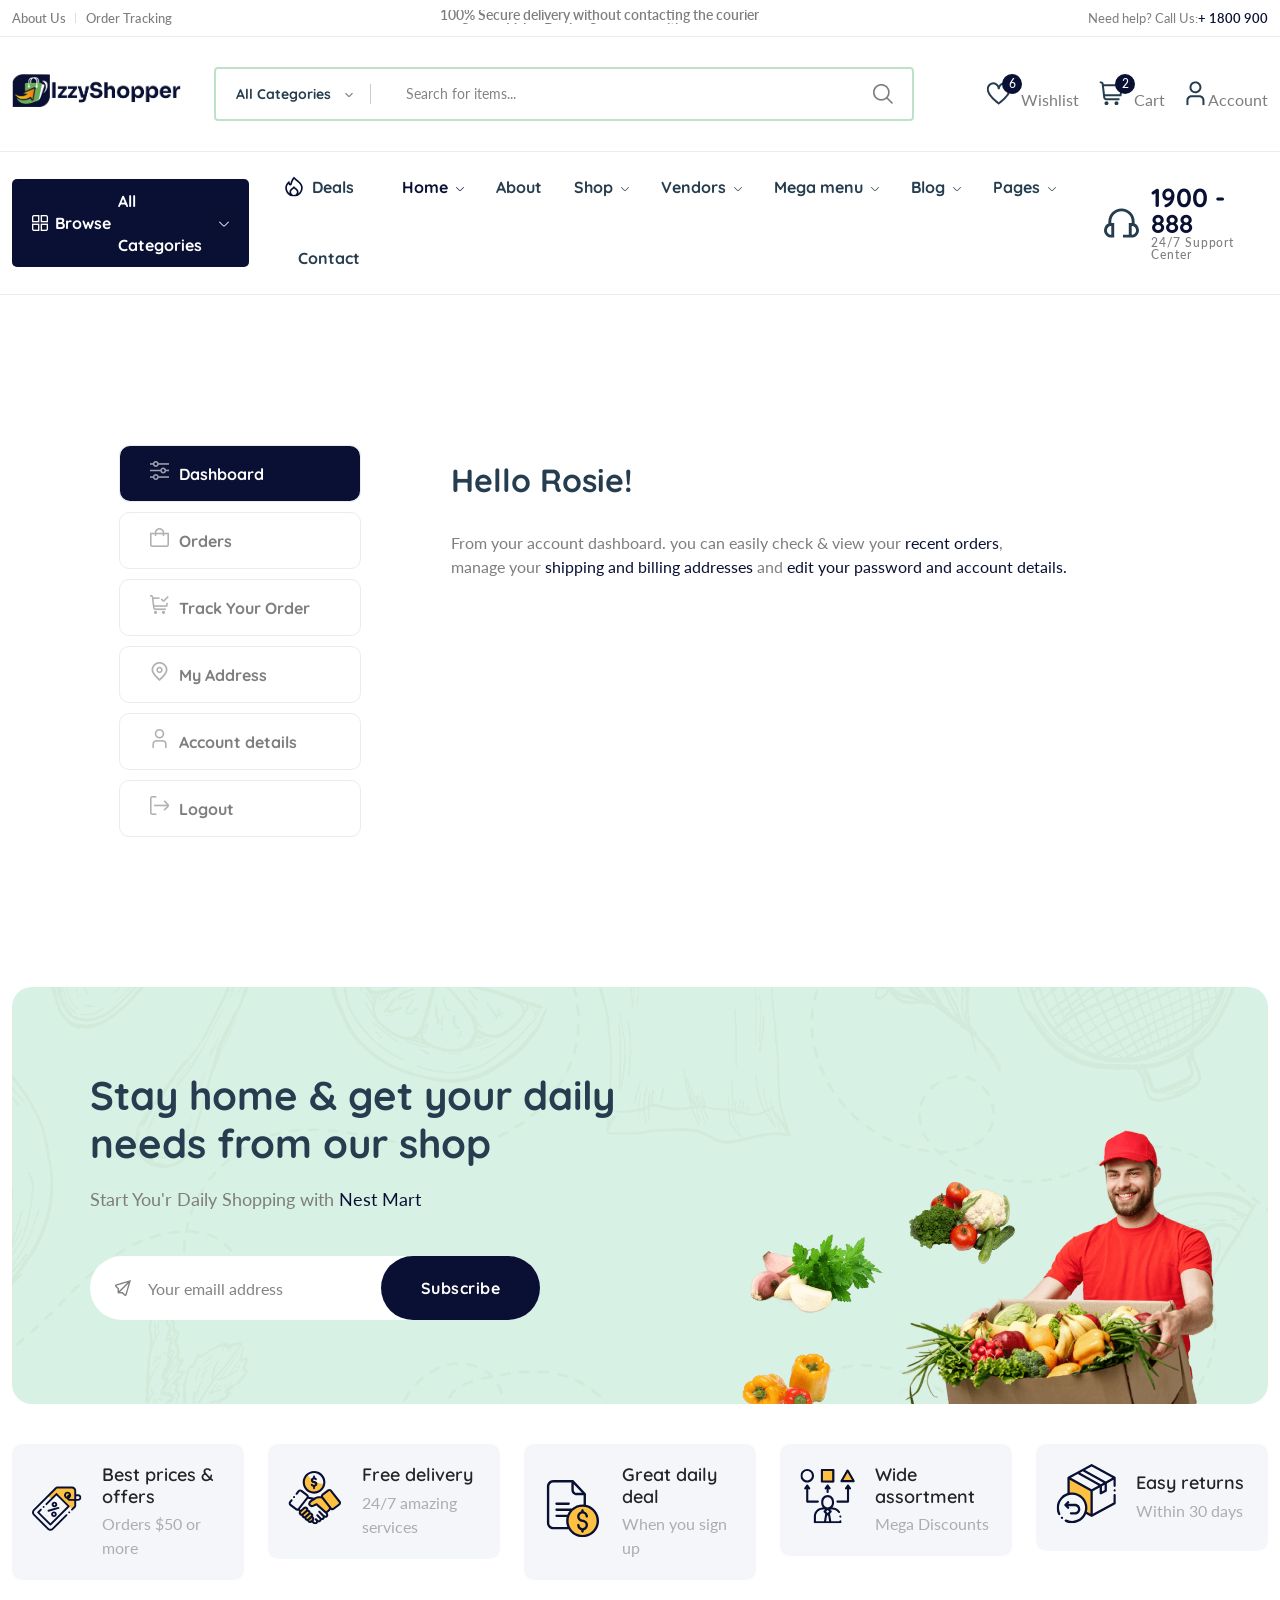
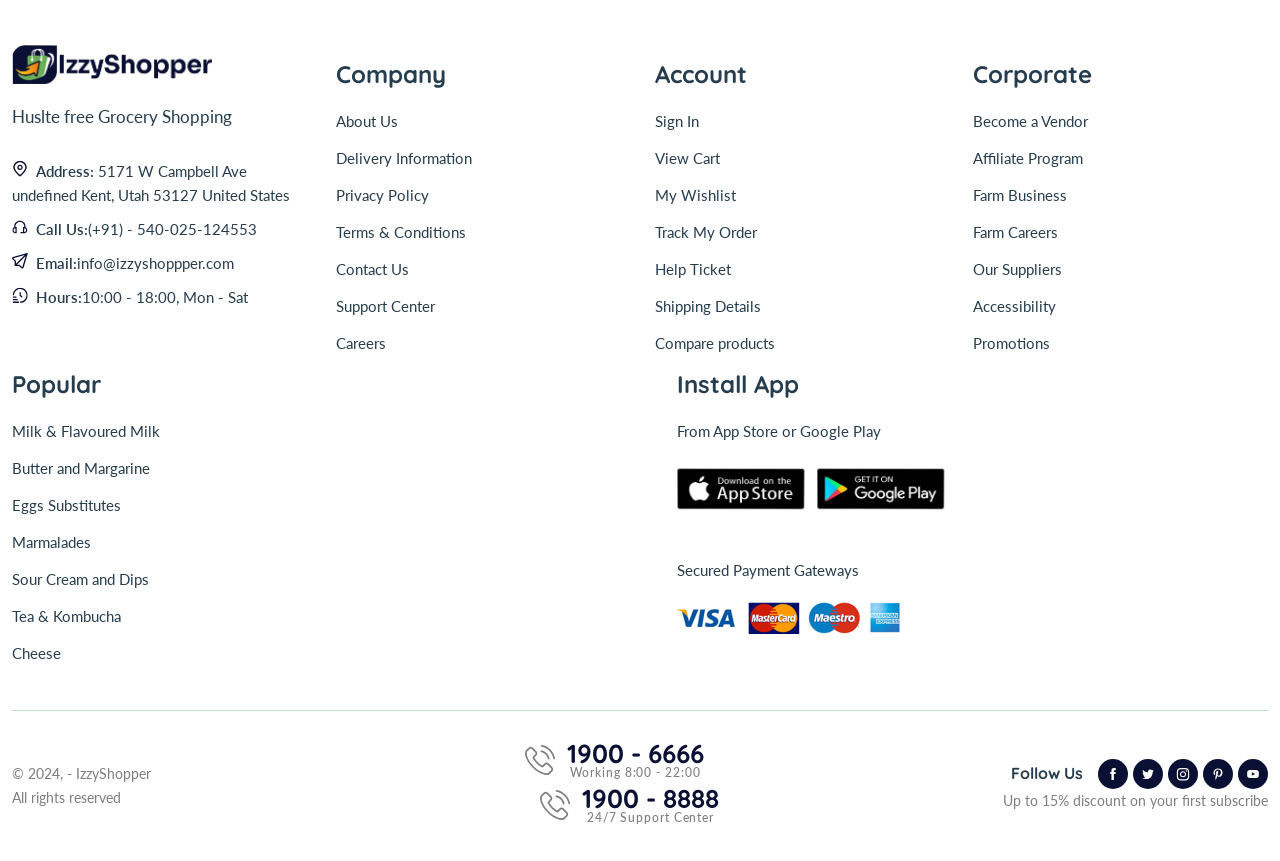
<file: account.html>
﻿<!DOCTYPE html>
<html class="no-js" lang="en">

<head>
    <meta charset="utf-8" />
    <title>Nest - Multipurpose eCommerce HTML Template</title>
    <meta http-equiv="x-ua-compatible" content="ie=edge" />
    <meta name="description" content="" />
    <meta name="viewport" content="width=device-width, initial-scale=1" />
    <meta property="og:title" content="" />
    <meta property="og:type" content="" />
    <meta property="og:url" content="" />
    <meta property="og:image" content="" />
    <!-- Favicon -->
    <link rel="shortcut icon" type="image/x-icon" href="assets/imgs/theme/favicon.svg" />
    <!-- Template CSS -->
    <link rel="stylesheet" href="assets/css/main.css?v=5.6" />
</head>

<body>
    <header class="header-area header-style-1 header-height-2">
        <div class="mobile-promotion">
            <span>Grand opening, <strong>up to 15%</strong> off all items. Only <strong>3 days</strong> left</span>
        </div>
        <div class="header-top header-top-ptb-1 d-none d-lg-block">
            <div class="container">
                <div class="row align-items-center">
                    <div class="col-xl-3 col-lg-4">
                        <div class="header-info">
                            <ul>
                                <li><a href="page-about.htlm">About Us</a></li>
                                <li><a href="shop-order.html">Order Tracking</a></li>
                            </ul>
                        </div>
                    </div>
                    <div class="col-xl-6 col-lg-4">
                        <div class="text-center">
                            <div id="news-flash" class="d-inline-block">
                                <ul>
                                    <li>100% Secure delivery without contacting the courier</li>
                                    <li>Supper Value Deals - Save more with coupons</li>
                                    <li>Trendy 25silver jewelry, save up 35% off today</li>
                                </ul>
                            </div>
                        </div>
                    </div>
                    <div class="col-xl-3 col-lg-4">
                        <div class="header-info header-info-right">
                            <ul>
                                <li>Need help? Call Us: <strong class="text-brand"> + 1800 900</strong></li>                               
                                 
                            </ul>
                        </div>
                    </div>
                </div>
            </div>
        </div>
        <div class="header-middle header-middle-ptb-1 d-none d-lg-block">
            <div class="container">
                <div class="header-wrap">
                    <div class="logo">
                        <a href="shop.html"><img src="assets/imgs/theme/logo.png" alt="logo" /></a>
                    </div>
                    <div class="header-right">
                        <div class="search-style-2">
                            <form action="#">
                                <select class="select-active">
                                    <option>All Categories</option>
                                    <option>Milks and Dairies</option>
                                    <option>Wines & Alcohol</option>
                                    <option>Clothing & Beauty</option>
                                    <option>Pet Foods & Toy</option>
                                    <option>Fast food</option>
                                    <option>Baking material</option>
                                    <option>Vegetables</option>
                                    <option>Fresh Seafood</option>
                                    <option>Noodles & Rice</option>
                                    <option>Ice cream</option>
                                </select>
                                <input type="text" placeholder="Search for items..." />
                            </form>
                        </div>
                        <div class="header-action-right">
                            <div class="header-action-2">
                               
                                <div class="header-action-icon-2">
                                    <a href="shop-wishlist.html">
                                        <img class="svgInject" alt="Nest" src="assets/imgs/theme/icons/icon-heart.svg" />
                                        <span class="pro-count blue">6</span>
                                    </a>
                                    <a href="shop-wishlist.html"><span class="lable">Wishlist</span></a>
                                </div>
                                <div class="header-action-icon-2">
                                    <a class="mini-cart-icon" href="cart.html">
                                        <img alt="Nest" src="assets/imgs/theme/icons/icon-cart.svg" />
                                        <span class="pro-count blue">2</span>
                                    </a>
                                    <a href="cart.html"><span class="lable">Cart</span></a>
                                    <div class="cart-dropdown-wrap cart-dropdown-hm2">
                                        <ul>
                                            <li>
                                                <div class="shopping-cart-img">
                                                    <a href="shop-product-right.html"><img alt="Nest" src="assets/imgs/shop/thumbnail-3.jpg" /></a>
                                                </div>
                                                <div class="shopping-cart-title">
                                                    <h4><a href="shop-product-right.html">Daisy Casual Bag</a></h4>
                                                    <h4><span>1 × </span>$800.00</h4>
                                                </div>
                                                <div class="shopping-cart-delete">
                                                    <a href="#"><i class="fi-rs-cross-small"></i></a>
                                                </div>
                                            </li>
                                            <li>
                                                <div class="shopping-cart-img">
                                                    <a href="shop-product-right.html"><img alt="Nest" src="assets/imgs/shop/thumbnail-2.jpg" /></a>
                                                </div>
                                                <div class="shopping-cart-title">
                                                    <h4><a href="shop-product-right.html">Corduroy Shirts</a></h4>
                                                    <h4><span>1 × </span>$3200.00</h4>
                                                </div>
                                                <div class="shopping-cart-delete">
                                                    <a href="#"><i class="fi-rs-cross-small"></i></a>
                                                </div>
                                            </li>
                                        </ul>
                                        <div class="shopping-cart-footer">
                                            <div class="shopping-cart-total">
                                                <h4>Total <span>$4000.00</span></h4>
                                            </div>
                                            <div class="shopping-cart-button">
                                                <a href="cart.html" class="outline">View cart</a>
                                                <a href="checkout.html">Checkout</a>
                                            </div>
                                        </div>
                                    </div>
                                </div>
                                <div class="header-action-icon-2">
                                    <a href="page-account.html">
                                        <img class="svgInject" alt="Nest" src="assets/imgs/theme/icons/icon-user.svg" />
                                    </a>
                                    <a href="page-account.html"><span class="lable ml-0">Account</span></a>
                                    <div class="cart-dropdown-wrap cart-dropdown-hm2 account-dropdown">
                                        <ul>
                                            <li>
                                                <a href="page-account.html"><i class="fi fi-rs-user mr-10"></i>My Account</a>
                                            </li>
                                            <li>
                                                <a href="page-account.html"><i class="fi fi-rs-location-alt mr-10"></i>Order Tracking</a>
                                            </li>
                                            <li>
                                                <a href="page-account.html"><i class="fi fi-rs-label mr-10"></i>My Voucher</a>
                                            </li>
                                            <li>
                                                <a href="shop-wishlist.html"><i class="fi fi-rs-heart mr-10"></i>My Wishlist</a>
                                            </li>
                                            <li>
                                                <a href="page-account.html"><i class="fi fi-rs-settings-sliders mr-10"></i>Setting</a>
                                            </li>
                                            <li>
                                                <a href="page-login.html"><i class="fi fi-rs-sign-out mr-10"></i>Sign out</a>
                                            </li>
                                        </ul>
                                    </div>
                                </div>
                            </div>
                        </div>
                    </div>
                </div>
            </div>
        </div>
        <div class="header-bottom header-bottom-bg-color sticky-bar">
            <div class="container">
                <div class="header-wrap header-space-between position-relative">
                    <div class="logo logo-width-1 d-block d-lg-none ml-60">
                        <a href="shop.html"><img src="assets/imgs/theme/logo.png" alt="logo" /></a>
                    </div>
                    <div class="header-nav d-none d-lg-flex">
                        <div class="main-categori-wrap d-none d-lg-block">
                            <a class="categories-button-active" href="#">
                                <span class="fi-rs-apps"></span> <span class="et">Browse</span> All Categories
                                <i class="fi-rs-angle-down"></i>
                            </a>
                            <div class="categories-dropdown-wrap categories-dropdown-active-large font-heading">
                                <div class="d-flex categori-dropdown-inner">
                                    <ul>
                                        <li>
                                            <a href="shop-grid-right.html"> <img src="assets/imgs/theme/icons/category-1.svg" alt="" />Milks and Dairies</a>
                                        </li>
                                        <li>
                                            <a href="shop-grid-right.html"> <img src="assets/imgs/theme/icons/category-2.svg" alt="" />Clothing & beauty</a>
                                        </li>
                                        <li>
                                            <a href="shop-grid-right.html"> <img src="assets/imgs/theme/icons/category-3.svg" alt="" />Pet Foods & Toy</a>
                                        </li>
                                        <li>
                                            <a href="shop-grid-right.html"> <img src="assets/imgs/theme/icons/category-4.svg" alt="" />Baking material</a>
                                        </li>
                                        <li>
                                            <a href="shop-grid-right.html"> <img src="assets/imgs/theme/icons/category-5.svg" alt="" />Fresh Fruit</a>
                                        </li>
                                    </ul>
                                    <ul class="end">
                                        <li>
                                            <a href="shop-grid-right.html"> <img src="assets/imgs/theme/icons/category-6.svg" alt="" />Wines & Drinks</a>
                                        </li>
                                        <li>
                                            <a href="shop-grid-right.html"> <img src="assets/imgs/theme/icons/category-7.svg" alt="" />Fresh Seafood</a>
                                        </li>
                                        <li>
                                            <a href="shop-grid-right.html"> <img src="assets/imgs/theme/icons/category-8.svg" alt="" />Fast food</a>
                                        </li>
                                        <li>
                                            <a href="shop-grid-right.html"> <img src="assets/imgs/theme/icons/category-9.svg" alt="" />Vegetables</a>
                                        </li>
                                        <li>
                                            <a href="shop-grid-right.html"> <img src="assets/imgs/theme/icons/category-10.svg" alt="" />Bread and Juice</a>
                                        </li>
                                    </ul>
                                </div>
                                <div class="more_slide_open" style="display: none">
                                    <div class="d-flex categori-dropdown-inner">
                                        <ul>
                                            <li>
                                                <a href="shop-grid-right.html"> <img src="assets/imgs/theme/icons/icon-1.svg" alt="" />Milks and Dairies</a>
                                            </li>
                                            <li>
                                                <a href="shop-grid-right.html"> <img src="assets/imgs/theme/icons/icon-2.svg" alt="" />Clothing & beauty</a>
                                            </li>
                                        </ul>
                                        <ul class="end">
                                            <li>
                                                <a href="shop-grid-right.html"> <img src="assets/imgs/theme/icons/icon-3.svg" alt="" />Wines & Drinks</a>
                                            </li>
                                            <li>
                                                <a href="shop-grid-right.html"> <img src="assets/imgs/theme/icons/icon-4.svg" alt="" />Fresh Seafood</a>
                                            </li>
                                        </ul>
                                    </div>
                                </div>
                                <div class="more_categories"><span class="icon"></span> <span class="heading-sm-1">Show more...</span></div>
                            </div>
                        </div>
                        <!-- Menu -->
                        <div class="main-menu main-menu-padding-1 main-menu-lh-2 d-none d-lg-block font-heading">
                            <nav>
                                <ul>
                                    <li class="hot-deals"><img src="assets/imgs/theme/icons/icon-hot.svg" alt="hot deals" /><a href="shop-grid-right.html">Deals</a></li>
                                    <li>
                                        <a class="active" href="shop.html">Home <i class="fi-rs-angle-down"></i></a>
                                        <ul class="sub-menu">
                                            <li><a href="shop.html">Home 1</a></li>
                                            <li><a href="index-2.html">Home 2</a></li>
                                            <li><a href="index-3.html">Home 3</a></li>
                                            <li><a href="index-4.html">Home 4</a></li>
                                            <li><a href="index-5.html">Home 5</a></li>
                                            <li><a href="index-6.html">Home 6</a></li>
                                        </ul>
                                    </li>
                                    <li>
                                        <a href="page-about.html">About</a>
                                    </li>
                                    <li>
                                        <a href="shop-grid-right.html">Shop <i class="fi-rs-angle-down"></i></a>
                                        <ul class="sub-menu">
                                            <li><a href="shop-grid-right.html">Shop Grid – Right Sidebar</a></li>
                                            <li><a href="shop-grid-left.html">Shop Grid – Left Sidebar</a></li>
                                            <li><a href="shop-list-right.html">Shop List – Right Sidebar</a></li>
                                            <li><a href="shop-list-left.html">Shop List – Left Sidebar</a></li>
                                            <li><a href="shop-fullwidth.html">Shop - Wide</a></li>
                                            <li>
                                                <a href="#">Single Product <i class="fi-rs-angle-right"></i></a>
                                                <ul class="level-menu">
                                                    <li><a href="shop-product-right.html">Product – Right Sidebar</a></li>
                                                    <li><a href="shop-product-left.html">Product – Left Sidebar</a></li>
                                                    <li><a href="single-product.html">Product – No sidebar</a></li>
                                                    <li><a href="shop-product-vendor.html">Product – Vendor Info</a></li>
                                                </ul>
                                            </li>
                                            <li><a href="shop-filter.html">Shop – Filter</a></li>
                                            <li><a href="shop-wishlist.html">Shop – Wishlist</a></li>
                                            <li><a href="cart.html">Shop – Cart</a></li>
                                            <li><a href="checkout.html">Shop – Checkout</a></li>
                                            <li><a href="shop-compare.html">Shop – Compare</a></li>
                                            <li>
                                                <a href="#">Shop Invoice<i class="fi-rs-angle-right"></i></a>
                                                <ul class="level-menu">
                                                    <li><a href="shop-invoice-1.html">Shop Invoice 1</a></li>
                                                    <li><a href="shop-invoice-2.html">Shop Invoice 2</a></li>
                                                    <li><a href="shop-invoice-3.html">Shop Invoice 3</a></li>
                                                    <li><a href="shop-invoice-4.html">Shop Invoice 4</a></li>
                                                    <li><a href="shop-invoice-5.html">Shop Invoice 5</a></li>
                                                    <li><a href="shop-invoice-6.html">Shop Invoice 6</a></li>
                                                </ul>
                                            </li>
                                        </ul>
                                    </li>
                                    <li>
                                        <a href="#">Vendors <i class="fi-rs-angle-down"></i></a>
                                        <ul class="sub-menu">
                                            <li><a href="vendors-grid.html">Vendors Grid</a></li>
                                            <li><a href="vendors-list.html">Vendors List</a></li>
                                            <li><a href="vendor-details-1.html">Vendor Details 01</a></li>
                                            <li><a href="vendor-details-2.html">Vendor Details 02</a></li>
                                            <li><a href="vendor-dashboard.html">Vendor Dashboard</a></li>
                                            <li><a href="vendor-guide.html">Vendor Guide</a></li>
                                        </ul>
                                    </li>
                                    <li class="position-static">
                                        <a href="#">Mega menu <i class="fi-rs-angle-down"></i></a>
                                        <ul class="mega-menu">
                                            <li class="sub-mega-menu sub-mega-menu-width-22">
                                                <a class="menu-title" href="#">Fruit & Vegetables</a>
                                                <ul>
                                                    <li><a href="shop-product-right.html">Meat & Poultry</a></li>
                                                    <li><a href="shop-product-right.html">Fresh Vegetables</a></li>
                                                    <li><a href="shop-product-right.html">Herbs & Seasonings</a></li>
                                                    <li><a href="shop-product-right.html">Cuts & Sprouts</a></li>
                                                    <li><a href="shop-product-right.html">Exotic Fruits & Veggies</a></li>
                                                    <li><a href="shop-product-right.html">Packaged Produce</a></li>
                                                </ul>
                                            </li>
                                            <li class="sub-mega-menu sub-mega-menu-width-22">
                                                <a class="menu-title" href="#">Breakfast & Dairy</a>
                                                <ul>
                                                    <li><a href="shop-product-right.html">Milk & Flavoured Milk</a></li>
                                                    <li><a href="shop-product-right.html">Butter and Margarine</a></li>
                                                    <li><a href="shop-product-right.html">Eggs Substitutes</a></li>
                                                    <li><a href="shop-product-right.html">Marmalades</a></li>
                                                    <li><a href="shop-product-right.html">Sour Cream</a></li>
                                                    <li><a href="shop-product-right.html">Cheese</a></li>
                                                </ul>
                                            </li>
                                            <li class="sub-mega-menu sub-mega-menu-width-22">
                                                <a class="menu-title" href="#">Meat & Seafood</a>
                                                <ul>
                                                    <li><a href="shop-product-right.html">Breakfast Sausage</a></li>
                                                    <li><a href="shop-product-right.html">Dinner Sausage</a></li>
                                                    <li><a href="shop-product-right.html">Chicken</a></li>
                                                    <li><a href="shop-product-right.html">Sliced Deli Meat</a></li>
                                                    <li><a href="shop-product-right.html">Wild Caught Fillets</a></li>
                                                    <li><a href="shop-product-right.html">Crab and Shellfish</a></li>
                                                </ul>
                                            </li>
                                            <li class="sub-mega-menu sub-mega-menu-width-34">
                                                <div class="menu-banner-wrap">
                                                    <a href="shop-product-right.html"><img src="assets/imgs/banner/banner-menu.png" alt="Nest" /></a>
                                                    <div class="menu-banner-content">
                                                        <h4>Hot deals</h4>
                                                        <h3>
                                                            Don't miss<br />
                                                            Trending
                                                        </h3>
                                                        <div class="menu-banner-price">
                                                            <span class="new-price text-success">Save to 50%</span>
                                                        </div>
                                                        <div class="menu-banner-btn">
                                                            <a href="shop-product-right.html">Shop now</a>
                                                        </div>
                                                    </div>
                                                    <div class="menu-banner-discount">
                                                        <h3>
                                                            <span>25%</span>
                                                            off
                                                        </h3>
                                                    </div>
                                                </div>
                                            </li>
                                        </ul>
                                    </li>
                                    <li>
                                        <a href="blog-category-grid.html">Blog <i class="fi-rs-angle-down"></i></a>
                                        <ul class="sub-menu">
                                            <li><a href="blog-category-grid.html">Blog Category Grid</a></li>
                                            <li><a href="blog-category-list.html">Blog Category List</a></li>
                                            <li><a href="blog-category-big.html">Blog Category Big</a></li>
                                            <li><a href="blog-category-fullwidth.html">Blog Category Wide</a></li>
                                            <li>
                                                <a href="#">Single Post <i class="fi-rs-angle-right"></i></a>
                                                <ul class="level-menu level-menu-modify">
                                                    <li><a href="blog-post-left.html">Left Sidebar</a></li>
                                                    <li><a href="blog-post-right.html">Right Sidebar</a></li>
                                                    <li><a href="blog-post-fullwidth.html">No Sidebar</a></li>
                                                </ul>
                                            </li>
                                        </ul>
                                    </li>
                                    <li>
                                        <a href="#">Pages <i class="fi-rs-angle-down"></i></a>
                                        <ul class="sub-menu">
                                            <li><a href="page-about.html">About Us</a></li>
                                            <li><a href="page-contact.html">Contact</a></li>
                                            <li><a href="page-account.html">My Account</a></li>
                                            <li><a href="page-login.html">Login</a></li>
                                            <li><a href="page-register.html">Register</a></li>
                                            <li><a href="page-forgot-password.html">Forgot password</a></li>
                                            <li><a href="page-reset-password.html">Reset password</a></li>
                                            <li><a href="page-purchase-guide.html">Purchase Guide</a></li>
                                            <li><a href="page-privacy-policy.html">Privacy Policy</a></li>
                                            <li><a href="page-terms.html">Terms of Service</a></li>
                                            <li><a href="page-404.html">404 Page</a></li>
                                        </ul>
                                    </li>
                                    <li>
                                        <a href="page-contact.html">Contact</a>
                                    </li>
                                </ul>
                            </nav>
                        </div>
                        <!-- Menu ends Here -->
                    </div>
                    <!-- Hotline Contact -->
                    <div class="hotline d-none d-lg-flex">
                        <img src="assets/imgs/theme/icons/icon-headphone.svg" alt="hotline" />
                        <p>1900 - 888<span>24/7 Support Center</span></p>
                    </div>
                    <!-- Hotline Contact ends Here-->

                    <div class="header-action-icon-2 d-block d-lg-none">
                        <div class="burger-icon burger-icon-white">
                            <span class="burger-icon-top"></span>
                            <span class="burger-icon-mid"></span>
                            <span class="burger-icon-bottom"></span>
                        </div>
                    </div>
                    <div class="header-action-right d-block d-lg-none">
                        <div class="header-action-2">
                            <!-- WishList Icon -->
                            <div class="header-action-icon-2">
                                <a href="shop-wishlist.html">
                                    <img alt="Nest" src="assets/imgs/theme/icons/icon-heart.svg" />
                                    <span class="pro-count white">4</span>
                                </a>
                            </div>
                            <!-- Cart Icon -->
                            <div class="header-action-icon-2">
                                <a class="mini-cart-icon" href="#">
                                    <img alt="Nest" src="assets/imgs/theme/icons/icon-cart.svg" />
                                    <span class="pro-count white">2</span>
                                </a>
                                <!-- Cart Dropdown Content for Quick View -->
                                <div class="cart-dropdown-wrap cart-dropdown-hm2">
                                    <ul>
                                        <li>
                                            <div class="shopping-cart-img">
                                                <a href="shop-product-right.html"><img alt="Nest" src="assets/imgs/shop/thumbnail-3.jpg" /></a>
                                            </div>
                                            <div class="shopping-cart-title">
                                                <h4><a href="shop-product-right.html">Plain Striola Shirts</a></h4>
                                                <h3><span>1 × </span>$800.00</h3>
                                            </div>
                                            <div class="shopping-cart-delete">
                                                <a href="#"><i class="fi-rs-cross-small"></i></a>
                                            </div>
                                        </li>
                                        <li>
                                            <div class="shopping-cart-img">
                                                <a href="shop-product-right.html"><img alt="Nest" src="assets/imgs/shop/thumbnail-4.jpg" /></a>
                                            </div>
                                            <div class="shopping-cart-title">
                                                <h4><a href="shop-product-right.html">Macbook Pro 2022</a></h4>
                                                <h3><span>1 × </span>$3500.00</h3>
                                            </div>
                                            <div class="shopping-cart-delete">
                                                <a href="#"><i class="fi-rs-cross-small"></i></a>
                                            </div>
                                        </li>
                                    </ul>
                                    <div class="shopping-cart-footer">
                                        <div class="shopping-cart-total">
                                            <h4>Total <span>$383.00</span></h4>
                                        </div>
                                        <div class="shopping-cart-button">
                                            <a href="cart.html">View cart</a>
                                            <a href="checkout.html">Checkout</a>
                                        </div>
                                    </div>
                                </div>
                                <!-- Cart Dropdown Content for Quick View  Ends Here-->
                            </div>
                        </div>
                    </div>
                </div>
            </div>
        </div>
    </header>
    <!-- Desktop Header Ends Here -->

    <div class="mobile-header-active mobile-header-wrapper-style">
        <div class="mobile-header-wrapper-inner">
            <div class="mobile-header-top">
                <div class="mobile-header-logo">
                    <a href="shop.html"><img src="assets/imgs/theme/logo.png" alt="logo" /></a>
                </div>
                <div class="mobile-menu-close close-style-wrap close-style-position-inherit">
                    <button class="close-style search-close">
                        <i class="icon-top"></i>
                        <i class="icon-bottom"></i>
                    </button>
                </div>
            </div>
            <div class="mobile-header-content-area">
                <div class="mobile-search search-style-3 mobile-header-border">
                    <form action="#">
                        <input type="text" placeholder="Search for items…" />
                        <button type="submit"><i class="fi-rs-search"></i></button>
                    </form>
                </div>
                <div class="mobile-menu-wrap mobile-header-border">
                    <!-- mobile menu start -->
                    <nav>
                        <ul class="mobile-menu font-heading">
                            <li class="menu-item-has-children">
                                <a href="shop.html">Home</a>
                            </li>
                            <li class="menu-item-has-children">
                                <a href="#">shop</a>
                            </li>
                            <li class="menu-item-has-children">
                                <a href="#">Blog</a>
                            </li>
                            
                            <li class="menu-item-has-children">
                                <a href="#">Language</a>
                                <ul class="dropdown">
                                    <li><a href="#">English</a></li>
                                    <li><a href="#">French</a></li>
                                    <li><a href="#">German</a></li>
                                    <li><a href="#">Spanish</a></li>
                                </ul>
                            </li>
                        </ul>
                    </nav>
                    <!-- mobile menu end -->
                </div>
                <div class="mobile-header-info-wrap">
                    <div class="single-mobile-header-info">
                        <a href="page-contact.html"><i class="fi-rs-marker"></i> Our location </a>
                    </div>
                    <div class="single-mobile-header-info">
                        <a href="page-login.html"><i class="fi-rs-user"></i>Log In / Sign Up </a>
                    </div>
                    <div class="single-mobile-header-info">
                        <a href="#"><i class="fi-rs-headphones"></i>(+01) - 2345 - 6789 </a>
                    </div>
                </div>
                <div class="mobile-social-icon mb-50">
                    <h6 class="mb-15">Follow Us</h6>
                    <a href="#"><img src="assets/imgs/theme/icons/icon-facebook-white.svg" alt="" /></a>
                    <a href="#"><img src="assets/imgs/theme/icons/icon-twitter-white.svg" alt="" /></a>
                    <a href="#"><img src="assets/imgs/theme/icons/icon-instagram-white.svg" alt="" /></a>
                    <a href="#"><img src="assets/imgs/theme/icons/icon-pinterest-white.svg" alt="" /></a>
                    <a href="#"><img src="assets/imgs/theme/icons/icon-youtube-white.svg" alt="" /></a>
                </div>
                <div class="site-copyright">Copyright 2024 © IzzyShopper. <br>All rights reserved.</div>
                
            </div>
        </div>
    </div>
    <!-- Mobile Header Ends Here -->

    <!--End header-->
    <main class="main pages">        
        <div class="page-content pt-150 pb-150">
            <div class="container">
                <div class="row">
                    <div class="col-lg-10 m-auto">
                        <div class="row">
                            <div class="col-md-3">
                                <div class="dashboard-menu">
                                    <ul class="nav flex-column" role="tablist">
                                        <li class="nav-item">
                                            <a class="nav-link active" id="dashboard-tab" data-bs-toggle="tab" href="#dashboard" role="tab" aria-controls="dashboard" aria-selected="false"><i class="fi-rs-settings-sliders mr-10"></i>Dashboard</a>
                                        </li>
                                        <li class="nav-item">
                                            <a class="nav-link" id="orders-tab" data-bs-toggle="tab" href="#orders" role="tab" aria-controls="orders" aria-selected="false"><i class="fi-rs-shopping-bag mr-10"></i>Orders</a>
                                        </li>
                                        <li class="nav-item">
                                            <a class="nav-link" id="track-orders-tab" data-bs-toggle="tab" href="#track-orders" role="tab" aria-controls="track-orders" aria-selected="false"><i class="fi-rs-shopping-cart-check mr-10"></i>Track Your Order</a>
                                        </li>
                                        <li class="nav-item">
                                            <a class="nav-link" id="address-tab" data-bs-toggle="tab" href="#address" role="tab" aria-controls="address" aria-selected="true"><i class="fi-rs-marker mr-10"></i>My Address</a>
                                        </li>
                                        <li class="nav-item">
                                            <a class="nav-link" id="account-detail-tab" data-bs-toggle="tab" href="#account-detail" role="tab" aria-controls="account-detail" aria-selected="true"><i class="fi-rs-user mr-10"></i>Account details</a>
                                        </li>
                                        <li class="nav-item">
                                            <a class="nav-link" href="shop.html"><i class="fi-rs-sign-out mr-10"></i>Logout</a>
                                        </li>
                                    </ul>
                                </div>
                            </div>
                            <div class="col-md-9">
                                <div class="tab-content account dashboard-content pl-50">
                                    <div class="tab-pane fade active show" id="dashboard" role="tabpanel" aria-labelledby="dashboard-tab">
                                        <div class="card">
                                            <div class="card-header">
                                                <h3 class="mb-0">Hello Rosie!</h3>
                                            </div>
                                            <div class="card-body">
                                                <p>
                                                    From your account dashboard. you can easily check &amp; view your <a href="#">recent orders</a>,<br />
                                                    manage your <a href="#">shipping and billing addresses</a> and <a href="#">edit your password and account details.</a>
                                                </p>
                                            </div>
                                        </div>
                                    </div>
                                    <div class="tab-pane fade" id="orders" role="tabpanel" aria-labelledby="orders-tab">
                                        <div class="card">
                                            <div class="card-header">
                                                <h3 class="mb-0">Your Orders</h3>
                                            </div>
                                            <div class="card-body">
                                                <div class="table-responsive">
                                                    <table class="table">
                                                        <thead>
                                                            <tr>
                                                                <th>Order</th>
                                                                <th>Date</th>
                                                                <th>Status</th>
                                                                <th>Total</th>
                                                                <th>Actions</th>
                                                            </tr>
                                                        </thead>
                                                        <tbody>
                                                            <tr>
                                                                <td>#1357</td>
                                                                <td>March 45, 2020</td>
                                                                <td>Processing</td>
                                                                <td>$125.00 for 2 item</td>
                                                                <td><a href="#" class="btn-small d-block">View</a></td>
                                                            </tr>
                                                            <tr>
                                                                <td>#2468</td>
                                                                <td>June 29, 2020</td>
                                                                <td>Completed</td>
                                                                <td>$364.00 for 5 item</td>
                                                                <td><a href="#" class="btn-small d-block">View</a></td>
                                                            </tr>
                                                            <tr>
                                                                <td>#2366</td>
                                                                <td>August 02, 2020</td>
                                                                <td>Completed</td>
                                                                <td>$280.00 for 3 item</td>
                                                                <td><a href="#" class="btn-small d-block">View</a></td>
                                                            </tr>
                                                        </tbody>
                                                    </table>
                                                </div>
                                            </div>
                                        </div>
                                    </div>
                                    <div class="tab-pane fade" id="track-orders" role="tabpanel" aria-labelledby="track-orders-tab">
                                        <div class="card">
                                            <div class="card-header">
                                                <h3 class="mb-0">Orders tracking</h3>
                                            </div>
                                            <div class="card-body contact-from-area">
                                                <p>To track your order please enter your OrderID in the box below and press "Track" button. This was given to you on your receipt and in the confirmation email you should have received.</p>
                                                <div class="row">
                                                    <div class="col-lg-8">
                                                        <form class="contact-form-style mt-30 mb-50" action="#" method="post">
                                                            <div class="input-style mb-20">
                                                                <label>Order ID</label>
                                                                <input name="order-id" placeholder="Found in your order confirmation email" type="text" />
                                                            </div>
                                                            <div class="input-style mb-20">
                                                                <label>Billing email</label>
                                                                <input name="billing-email" placeholder="Email you used during checkout" type="email" />
                                                            </div>
                                                            <button class="submit submit-auto-width" type="submit">Track</button>
                                                        </form>
                                                    </div>
                                                </div>
                                            </div>
                                        </div>
                                    </div>
                                    <div class="tab-pane fade" id="address" role="tabpanel" aria-labelledby="address-tab">
                                        <div class="row">
                                            <div class="col-lg-6">
                                                <div class="card mb-3 mb-lg-0">
                                                    <div class="card-header">
                                                        <h3 class="mb-0">Billing Address</h3>
                                                    </div>
                                                    <div class="card-body">
                                                        <address>
                                                            3522 Interstate<br />
                                                            75 Business Spur,<br />
                                                            Sault Ste. <br />Marie, MI 49783
                                                        </address>
                                                        <p>New York</p>
                                                        <a href="#" class="btn-small">Edit</a>
                                                    </div>
                                                </div>
                                            </div>
                                            <div class="col-lg-6">
                                                <div class="card">
                                                    <div class="card-header">
                                                        <h5 class="mb-0">Shipping Address</h5>
                                                    </div>
                                                    <div class="card-body">
                                                        <address>
                                                            4299 Express Lane<br />
                                                            Sarasota, <br />FL 34249 USA <br />Phone: 1.941.227.4444
                                                        </address>
                                                        <p>Sarasota</p>
                                                        <a href="#" class="btn-small">Edit</a>
                                                    </div>
                                                </div>
                                            </div>
                                        </div>
                                    </div>
                                    <div class="tab-pane fade" id="account-detail" role="tabpanel" aria-labelledby="account-detail-tab">
                                        <div class="card">
                                            <div class="card-header">
                                                <h5>Account Details</h5>
                                            </div>
                                            <div class="card-body">
                                                <p>Already have an account? <a href="page-login.html">Log in instead!</a></p>
                                                <form method="post" name="enq">
                                                    <div class="row">
                                                        <div class="form-group col-md-6">
                                                            <label>First Name <span class="required">*</span></label>
                                                            <input required="" class="form-control" name="name" type="text" />
                                                        </div>
                                                        <div class="form-group col-md-6">
                                                            <label>Last Name <span class="required">*</span></label>
                                                            <input required="" class="form-control" name="phone" />
                                                        </div>
                                                        <div class="form-group col-md-12">
                                                            <label>Display Name <span class="required">*</span></label>
                                                            <input required="" class="form-control" name="dname" type="text" />
                                                        </div>
                                                        <div class="form-group col-md-12">
                                                            <label>Email Address <span class="required">*</span></label>
                                                            <input required="" class="form-control" name="email" type="email" />
                                                        </div>
                                                        <div class="form-group col-md-12">
                                                            <label>Current Password <span class="required">*</span></label>
                                                            <input required="" class="form-control" name="password" type="password" />
                                                        </div>
                                                        <div class="form-group col-md-12">
                                                            <label>New Password <span class="required">*</span></label>
                                                            <input required="" class="form-control" name="npassword" type="password" />
                                                        </div>
                                                        <div class="form-group col-md-12">
                                                            <label>Confirm Password <span class="required">*</span></label>
                                                            <input required="" class="form-control" name="cpassword" type="password" />
                                                        </div>
                                                        <div class="col-md-12">
                                                            <button type="submit" class="btn btn-fill-out submit font-weight-bold" name="submit" value="Submit">Save Change</button>
                                                        </div>
                                                    </div>
                                                </form>
                                            </div>
                                        </div>
                                    </div>
                                </div>
                            </div>
                        </div>
                    </div>
                </div>
            </div>
        </div>
    </main>
    <footer class="main">
        <section class="newsletter mb-15">
            <div class="container">
                <div class="row">
                    <div class="col-lg-12">
                        <div class="position-relative newsletter-inner">
                            <div class="newsletter-content">
                                <h2 class="mb-20">Stay home & get your daily <br> needs from our shop</h2>
                                <p class="mb-45">Start You'r Daily Shopping with <span class="text-brand">Nest Mart</span></p>
                                <form class="form-subcriber d-flex">
                                    <input type="email" placeholder="Your emaill address">
                                    <button class="btn" type="submit">Subscribe</button>
                                </form>
                            </div>
                            <img src="assets/imgs/banner/banner-9.png" alt="newsletter">
                        </div>
                    </div>
                </div>
            </div>
        </section>
        <section class="featured section-padding">
            <div class="container">
                <div class="row">
                    <div class="col-lg-1-5 col-md-4 col-12 col-sm-6 mb-md-4 mb-xl-0">
                        <div class="banner-left-icon d-flex align-items-center wow fadeIn  animated">
                            <div class="banner-icon">
                                <img src="assets/imgs/theme/icons/icon-1.svg" alt="">
                            </div>
                            <div class="banner-text">
                                <h3 class="icon-box-title">Best prices & offers</h3>
                                <p>Orders $50 or more</p>
                            </div>
                        </div>
                    </div>
                    <div class="col-lg-1-5 col-md-4 col-12 col-sm-6">
                        <div class="banner-left-icon d-flex align-items-center wow fadeIn  animated">
                            <div class="banner-icon">
                                <img src="assets/imgs/theme/icons/icon-2.svg" alt="">
                            </div>
                            <div class="banner-text">
                                <h3 class="icon-box-title">Free delivery</h3>
                                <p>24/7 amazing services</p>
                            </div>
                        </div>
                    </div>
                    <div class="col-lg-1-5 col-md-4 col-12 col-sm-6">
                        <div class="banner-left-icon d-flex align-items-center wow fadeIn  animated">
                            <div class="banner-icon">
                                <img src="assets/imgs/theme/icons/icon-3.svg" alt="">
                            </div>
                            <div class="banner-text">
                                <h3 class="icon-box-title">Great daily deal</h3>
                                <p>When you sign up</p>
                            </div>
                        </div>
                    </div>
                    <div class="col-lg-1-5 col-md-4 col-12 col-sm-6">
                        <div class="banner-left-icon d-flex align-items-center wow fadeIn  animated">
                            <div class="banner-icon">
                                <img src="assets/imgs/theme/icons/icon-4.svg" alt="">
                            </div>
                            <div class="banner-text">
                                <h3 class="icon-box-title">Wide assortment</h3>
                                <p>Mega Discounts</p>
                            </div>
                        </div>
                    </div>
                    <div class="col-lg-1-5 col-md-4 col-12 col-sm-6">
                        <div class="banner-left-icon d-flex align-items-center wow fadeIn  animated">
                            <div class="banner-icon">
                                <img src="assets/imgs/theme/icons/icon-5.svg" alt="">
                            </div>
                            <div class="banner-text">
                                <h3 class="icon-box-title">Easy returns</h3>
                                <p>Within 30 days</p>
                            </div>
                        </div>
                    </div>
                    <div class="col-lg-1-5 col-md-4 col-12 col-sm-6 d-xl-none">
                        <div class="banner-left-icon d-flex align-items-center wow fadeIn  animated">
                            <div class="banner-icon">
                                <img src="assets/imgs/theme/icons/icon-6.svg" alt="">
                            </div>
                            <div class="banner-text">
                                <h3 class="icon-box-title">Safe delivery</h3>
                                <p>Within 30 days</p>
                            </div>
                        </div>
                    </div>
                </div>
            </div>
        </section>
        <section class="section-padding footer-mid">
            <div class="container pt-15 pb-20">
                <div class="row">
                    <div class="col">
                        <div class="widget-about font-md mb-md-3 mb-lg-3 mb-xl-0">
                            <div class="logo mb-30">
                                <a href="index.html" class="mb-15"><img src="assets/imgs/theme/logo.png" alt="logo" /></a>
                                <p class="font-lg text-heading">Huslte free Grocery Shopping</p>
                            </div>
                            <ul class="contact-infor">
                                <li><img src="assets/imgs/theme/icons/icon-location.svg" alt="" /><strong>Address: </strong> <span>5171 W Campbell Ave undefined Kent, Utah 53127 United States</span></li>
                                <li><img src="assets/imgs/theme/icons/icon-contact.svg" alt="" /><strong>Call Us:</strong><span>(+91) - 540-025-124553</span></li>
                                <li><img src="assets/imgs/theme/icons/icon-email-2.svg" alt="" /><strong>Email:</strong><span>info@izzyshoppper.com</span></li>
                                <li><img src="assets/imgs/theme/icons/icon-clock.svg" alt="" /><strong>Hours:</strong><span>10:00 - 18:00, Mon - Sat</span></li>
                            </ul>
                        </div>
                    </div>
                    <div class="footer-link-widget col">
                        <h4 class="widget-title">Company</h4>
                        <ul class="footer-list mb-sm-5 mb-md-0">
                            <li><a href="#">About Us</a></li>
                            <li><a href="#">Delivery Information</a></li>
                            <li><a href="#">Privacy Policy</a></li>
                            <li><a href="#">Terms &amp; Conditions</a></li>
                            <li><a href="#">Contact Us</a></li>
                            <li><a href="#">Support Center</a></li>
                            <li><a href="#">Careers</a></li>
                        </ul>
                    </div>
                    <div class="footer-link-widget col">
                        <h4 class="widget-title">Account</h4>
                        <ul class="footer-list mb-sm-5 mb-md-0">
                            <li><a href="#">Sign In</a></li>
                            <li><a href="#">View Cart</a></li>
                            <li><a href="#">My Wishlist</a></li>
                            <li><a href="#">Track My Order</a></li>
                            <li><a href="#">Help Ticket</a></li>
                            <li><a href="#">Shipping Details</a></li>
                            <li><a href="#">Compare products</a></li>
                        </ul>
                    </div>
                    <div class="footer-link-widget col">
                        <h4 class="widget-title">Corporate</h4>
                        <ul class="footer-list mb-sm-5 mb-md-0">
                            <li><a href="#">Become a Vendor</a></li>
                            <li><a href="#">Affiliate Program</a></li>
                            <li><a href="#">Farm Business</a></li>
                            <li><a href="#">Farm Careers</a></li>
                            <li><a href="#">Our Suppliers</a></li>
                            <li><a href="#">Accessibility</a></li>
                            <li><a href="#">Promotions</a></li>
                        </ul>
                    </div>
                    <div class="footer-link-widget col">
                        <h4 class="widget-title">Popular</h4>
                        <ul class="footer-list mb-sm-5 mb-md-0">
                            <li><a href="#">Milk & Flavoured Milk</a></li>
                            <li><a href="#">Butter and Margarine</a></li>
                            <li><a href="#">Eggs Substitutes</a></li>
                            <li><a href="#">Marmalades</a></li>
                            <li><a href="#">Sour Cream and Dips</a></li>
                            <li><a href="#">Tea & Kombucha</a></li>
                            <li><a href="#">Cheese</a></li>
                        </ul>
                    </div>
                    <div class="footer-link-widget widget-install-app col">
                        <h4 class="widget-title">Install App</h4>
                        <p class="wow fadeIn animated">From App Store or Google Play</p>
                        <div class="download-app">
                            <a href="#" class="hover-up mb-sm-2 mb-lg-0"><img class="active" src="assets/imgs/theme/app-store.jpg" alt="" /></a>
                            <a href="#" class="hover-up mb-sm-2"><img src="assets/imgs/theme/google-play.jpg" alt="" /></a>
                        </div>
                        <p class="mb-20">Secured Payment Gateways</p>
                        <img class="wow fadeIn animated" src="assets/imgs/theme/payment-method.png" alt="" />
                    </div>
                </div>
            </div>
        </section>
        <div class="container pb-30">
            <div class="row align-items-center">
                <div class="col-12 mb-30">
                    <div class="footer-bottom"></div>
                </div>
                <div class="col-xl-4 col-lg-6 col-md-6">
                    <p class="font-sm mb-0">&copy; 2024, <strong class="text-brand"></strong> - IzzyShopper <br />All rights reserved</p>
                </div>
                <div class="col-xl-4 col-lg-6 text-center d-none d-xl-block">
                    <div class="hotline d-lg-inline-flex mr-30">
                        <img src="assets/imgs/theme/icons/phone-call.svg" alt="hotline" />
                        <p>1900 - 6666<span>Working 8:00 - 22:00</span></p>
                    </div>
                    <div class="hotline d-lg-inline-flex">
                        <img src="assets/imgs/theme/icons/phone-call.svg" alt="hotline" />
                        <p>1900 - 8888<span>24/7 Support Center</span></p>
                    </div>
                </div>
                <div class="col-xl-4 col-lg-6 col-md-6 text-end d-none d-md-block">
                    <div class="mobile-social-icon">
                        <h6>Follow Us</h6>
                        <a href="#"><img src="assets/imgs/theme/icons/icon-facebook-white.svg" alt="" /></a>
                        <a href="#"><img src="assets/imgs/theme/icons/icon-twitter-white.svg" alt="" /></a>
                        <a href="#"><img src="assets/imgs/theme/icons/icon-instagram-white.svg" alt="" /></a>
                        <a href="#"><img src="assets/imgs/theme/icons/icon-pinterest-white.svg" alt="" /></a>
                        <a href="#"><img src="assets/imgs/theme/icons/icon-youtube-white.svg" alt="" /></a>
                    </div>
                    <p class="font-sm">Up to 15% discount on your first subscribe</p>
                </div>
            </div>
        </div>
    </footer>
    <!-- Preloader Start -->
    <div id="preloader-active">
        <div class="preloader d-flex align-items-center justify-content-center">
            <div class="preloader-inner position-relative">
                <div class="text-center">
                    <img src="assets/imgs/theme/loading.gif" alt="" />
                </div>
            </div>
        </div>
    </div>
    <!-- Vendor JS-->
    <script src="assets/js/vendor/modernizr-3.6.0.min.js"></script>
    <script src="assets/js/vendor/jquery-3.6.0.min.js"></script>
    <script src="assets/js/vendor/jquery-migrate-3.3.0.min.js"></script>
    <script src="assets/js/vendor/bootstrap.bundle.min.js"></script>
    <script src="assets/js/plugins/slick.js"></script>
    <script src="assets/js/plugins/jquery.syotimer.min.js"></script>
    <script src="assets/js/plugins/wow.js"></script>
    <script src="assets/js/plugins/perfect-scrollbar.js"></script>
    <script src="assets/js/plugins/magnific-popup.js"></script>
    <script src="assets/js/plugins/select2.min.js"></script>
    <script src="assets/js/plugins/waypoints.js"></script>
    <script src="assets/js/plugins/counterup.js"></script>
    <script src="assets/js/plugins/jquery.countdown.min.js"></script>
    <script src="assets/js/plugins/images-loaded.js"></script>
    <script src="assets/js/plugins/isotope.js"></script>
    <script src="assets/js/plugins/scrollup.js"></script>
    <script src="assets/js/plugins/jquery.vticker-min.js"></script>
    <script src="assets/js/plugins/jquery.theia.sticky.js"></script>
    <script src="assets/js/plugins/jquery.elevatezoom.js"></script>
    <!-- Template  JS -->
    <script src="./assets/js/main.js?v=5.6"></script>
    <script src="./assets/js/shop.js?v=5.6"></script>
</body>

</html>
</file>
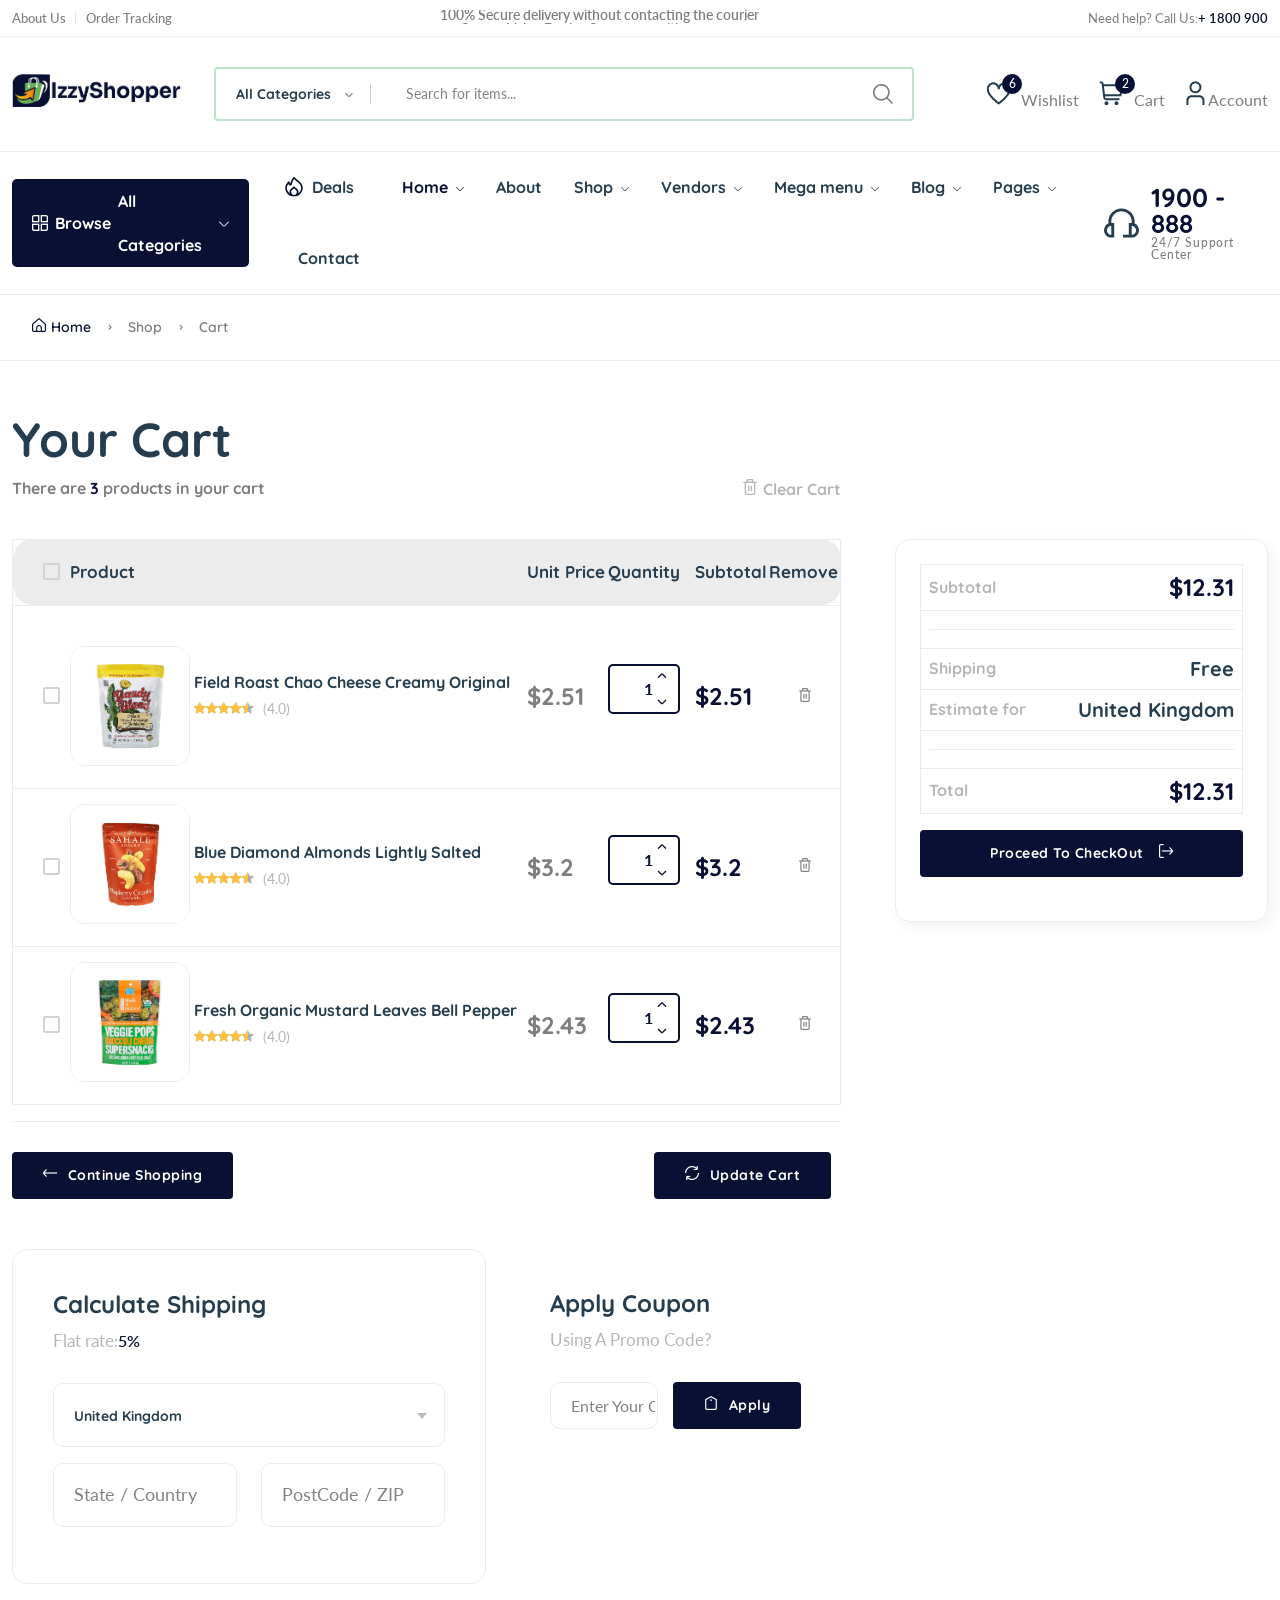
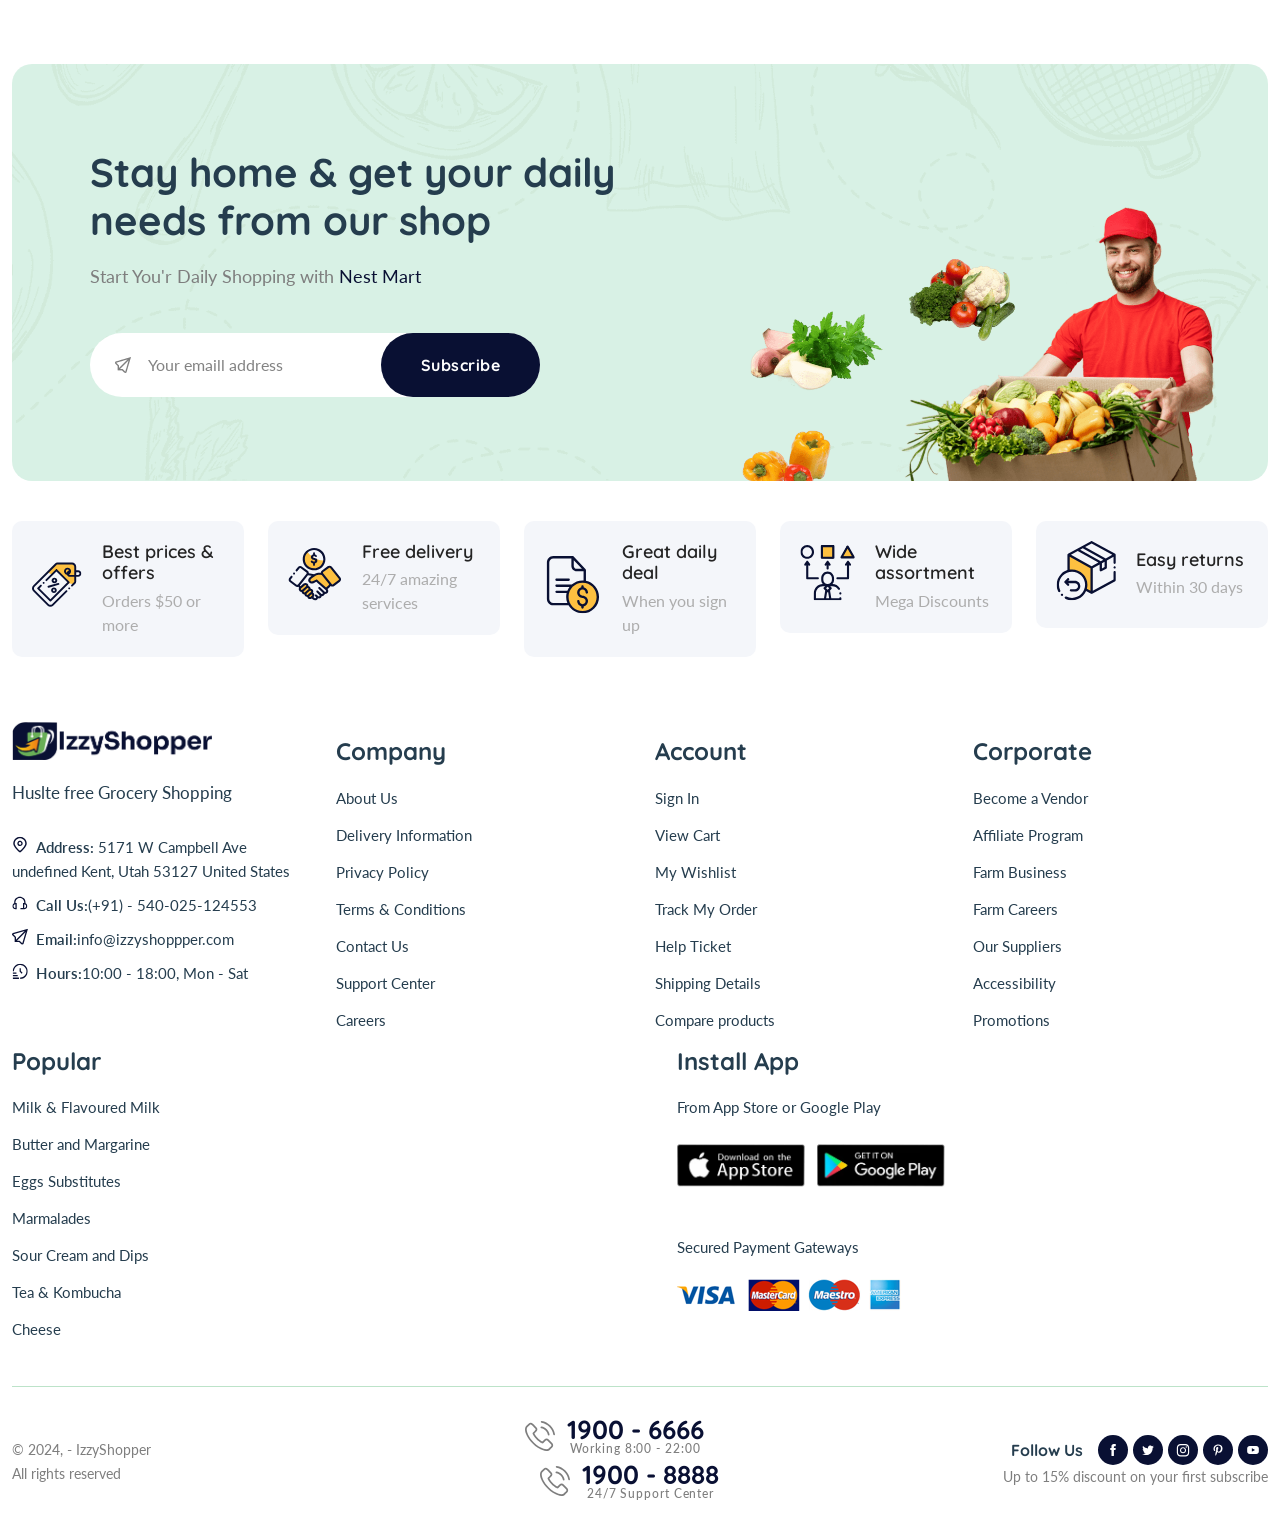
<file: cart.html>
﻿<!DOCTYPE html>
<html class="no-js" lang="en">

<head>
    <meta charset="utf-8">
    <title>Nest - Multipurpose eCommerce HTML Template</title>
    <meta http-equiv="x-ua-compatible" content="ie=edge">
    <meta name="description" content="">
    <meta name="viewport" content="width=device-width, initial-scale=1">
    <meta property="og:title" content="">
    <meta property="og:type" content="">
    <meta property="og:url" content="">
    <meta property="og:image" content="">
    <!-- Favicon -->
    <link rel="shortcut icon" type="image/x-icon" href="assets/imgs/theme/favicon.svg">
    <!-- Template CSS -->
    <link rel="stylesheet" href="assets/css/main.css?v=5.6">
</head>

<body>
    <header class="header-area header-style-1 header-height-2">
        <div class="mobile-promotion">
            <span>Grand opening, <strong>up to 15%</strong> off all items. Only <strong>3 days</strong> left</span>
        </div>
        <div class="header-top header-top-ptb-1 d-none d-lg-block">
            <div class="container">
                <div class="row align-items-center">
                    <div class="col-xl-3 col-lg-4">
                        <div class="header-info">
                            <ul>
                                <li><a href="page-about.htlm">About Us</a></li>
                                <li><a href="shop-order.html">Order Tracking</a></li>
                            </ul>
                        </div>
                    </div>
                    <div class="col-xl-6 col-lg-4">
                        <div class="text-center">
                            <div id="news-flash" class="d-inline-block">
                                <ul>
                                    <li>100% Secure delivery without contacting the courier</li>
                                    <li>Supper Value Deals - Save more with coupons</li>
                                    <li>Trendy 25silver jewelry, save up 35% off today</li>
                                </ul>
                            </div>
                        </div>
                    </div>
                    <div class="col-xl-3 col-lg-4">
                        <div class="header-info header-info-right">
                            <ul>
                                <li>Need help? Call Us: <strong class="text-brand"> + 1800 900</strong></li>                               
                                 
                            </ul>
                        </div>
                    </div>
                </div>
            </div>
        </div>
        <div class="header-middle header-middle-ptb-1 d-none d-lg-block">
            <div class="container">
                <div class="header-wrap">
                    <div class="logo">
                        <a href="shop.html"><img src="assets/imgs/theme/logo.png" alt="logo" /></a>
                    </div>
                    <div class="header-right">
                        <div class="search-style-2">
                            <form action="#">
                                <select class="select-active">
                                    <option>All Categories</option>
                                    <option>Milks and Dairies</option>
                                    <option>Wines & Alcohol</option>
                                    <option>Clothing & Beauty</option>
                                    <option>Pet Foods & Toy</option>
                                    <option>Fast food</option>
                                    <option>Baking material</option>
                                    <option>Vegetables</option>
                                    <option>Fresh Seafood</option>
                                    <option>Noodles & Rice</option>
                                    <option>Ice cream</option>
                                </select>
                                <input type="text" placeholder="Search for items..." />
                            </form>
                        </div>
                        <div class="header-action-right">
                            <div class="header-action-2">
                               
                                <div class="header-action-icon-2">
                                    <a href="shop-wishlist.html">
                                        <img class="svgInject" alt="Nest" src="assets/imgs/theme/icons/icon-heart.svg" />
                                        <span class="pro-count blue">6</span>
                                    </a>
                                    <a href="shop-wishlist.html"><span class="lable">Wishlist</span></a>
                                </div>
                                <div class="header-action-icon-2">
                                    <a class="mini-cart-icon" href="cart.html">
                                        <img alt="Nest" src="assets/imgs/theme/icons/icon-cart.svg" />
                                        <span class="pro-count blue">2</span>
                                    </a>
                                    <a href="cart.html"><span class="lable">Cart</span></a>
                                    <div class="cart-dropdown-wrap cart-dropdown-hm2">
                                        <ul>
                                            <li>
                                                <div class="shopping-cart-img">
                                                    <a href="shop-product-right.html"><img alt="Nest" src="assets/imgs/shop/thumbnail-3.jpg" /></a>
                                                </div>
                                                <div class="shopping-cart-title">
                                                    <h4><a href="shop-product-right.html">Daisy Casual Bag</a></h4>
                                                    <h4><span>1 × </span>$800.00</h4>
                                                </div>
                                                <div class="shopping-cart-delete">
                                                    <a href="#"><i class="fi-rs-cross-small"></i></a>
                                                </div>
                                            </li>
                                            <li>
                                                <div class="shopping-cart-img">
                                                    <a href="shop-product-right.html"><img alt="Nest" src="assets/imgs/shop/thumbnail-2.jpg" /></a>
                                                </div>
                                                <div class="shopping-cart-title">
                                                    <h4><a href="shop-product-right.html">Corduroy Shirts</a></h4>
                                                    <h4><span>1 × </span>$3200.00</h4>
                                                </div>
                                                <div class="shopping-cart-delete">
                                                    <a href="#"><i class="fi-rs-cross-small"></i></a>
                                                </div>
                                            </li>
                                        </ul>
                                        <div class="shopping-cart-footer">
                                            <div class="shopping-cart-total">
                                                <h4>Total <span>$4000.00</span></h4>
                                            </div>
                                            <div class="shopping-cart-button">
                                                <a href="cart.html" class="outline">View cart</a>
                                                <a href="checkout.html">Checkout</a>
                                            </div>
                                        </div>
                                    </div>
                                </div>
                                <div class="header-action-icon-2">
                                    <a href="page-account.html">
                                        <img class="svgInject" alt="Nest" src="assets/imgs/theme/icons/icon-user.svg" />
                                    </a>
                                    <a href="page-account.html"><span class="lable ml-0">Account</span></a>
                                    <div class="cart-dropdown-wrap cart-dropdown-hm2 account-dropdown">
                                        <ul>
                                            <li>
                                                <a href="page-account.html"><i class="fi fi-rs-user mr-10"></i>My Account</a>
                                            </li>
                                            <li>
                                                <a href="page-account.html"><i class="fi fi-rs-location-alt mr-10"></i>Order Tracking</a>
                                            </li>
                                            <li>
                                                <a href="page-account.html"><i class="fi fi-rs-label mr-10"></i>My Voucher</a>
                                            </li>
                                            <li>
                                                <a href="shop-wishlist.html"><i class="fi fi-rs-heart mr-10"></i>My Wishlist</a>
                                            </li>
                                            <li>
                                                <a href="page-account.html"><i class="fi fi-rs-settings-sliders mr-10"></i>Setting</a>
                                            </li>
                                            <li>
                                                <a href="page-login.html"><i class="fi fi-rs-sign-out mr-10"></i>Sign out</a>
                                            </li>
                                        </ul>
                                    </div>
                                </div>
                            </div>
                        </div>
                    </div>
                </div>
            </div>
        </div>
        <div class="header-bottom header-bottom-bg-color sticky-bar">
            <div class="container">
                <div class="header-wrap header-space-between position-relative">
                    <div class="logo logo-width-1 d-block d-lg-none ml-60">
                        <a href="shop.html"><img src="assets/imgs/theme/logo.png" alt="logo" /></a>
                    </div>
                    <div class="header-nav d-none d-lg-flex">
                        <div class="main-categori-wrap d-none d-lg-block">
                            <a class="categories-button-active" href="#">
                                <span class="fi-rs-apps"></span> <span class="et">Browse</span> All Categories
                                <i class="fi-rs-angle-down"></i>
                            </a>
                            <div class="categories-dropdown-wrap categories-dropdown-active-large font-heading">
                                <div class="d-flex categori-dropdown-inner">
                                    <ul>
                                        <li>
                                            <a href="shop-grid-right.html"> <img src="assets/imgs/theme/icons/category-1.svg" alt="" />Milks and Dairies</a>
                                        </li>
                                        <li>
                                            <a href="shop-grid-right.html"> <img src="assets/imgs/theme/icons/category-2.svg" alt="" />Clothing & beauty</a>
                                        </li>
                                        <li>
                                            <a href="shop-grid-right.html"> <img src="assets/imgs/theme/icons/category-3.svg" alt="" />Pet Foods & Toy</a>
                                        </li>
                                        <li>
                                            <a href="shop-grid-right.html"> <img src="assets/imgs/theme/icons/category-4.svg" alt="" />Baking material</a>
                                        </li>
                                        <li>
                                            <a href="shop-grid-right.html"> <img src="assets/imgs/theme/icons/category-5.svg" alt="" />Fresh Fruit</a>
                                        </li>
                                    </ul>
                                    <ul class="end">
                                        <li>
                                            <a href="shop-grid-right.html"> <img src="assets/imgs/theme/icons/category-6.svg" alt="" />Wines & Drinks</a>
                                        </li>
                                        <li>
                                            <a href="shop-grid-right.html"> <img src="assets/imgs/theme/icons/category-7.svg" alt="" />Fresh Seafood</a>
                                        </li>
                                        <li>
                                            <a href="shop-grid-right.html"> <img src="assets/imgs/theme/icons/category-8.svg" alt="" />Fast food</a>
                                        </li>
                                        <li>
                                            <a href="shop-grid-right.html"> <img src="assets/imgs/theme/icons/category-9.svg" alt="" />Vegetables</a>
                                        </li>
                                        <li>
                                            <a href="shop-grid-right.html"> <img src="assets/imgs/theme/icons/category-10.svg" alt="" />Bread and Juice</a>
                                        </li>
                                    </ul>
                                </div>
                                <div class="more_slide_open" style="display: none">
                                    <div class="d-flex categori-dropdown-inner">
                                        <ul>
                                            <li>
                                                <a href="shop-grid-right.html"> <img src="assets/imgs/theme/icons/icon-1.svg" alt="" />Milks and Dairies</a>
                                            </li>
                                            <li>
                                                <a href="shop-grid-right.html"> <img src="assets/imgs/theme/icons/icon-2.svg" alt="" />Clothing & beauty</a>
                                            </li>
                                        </ul>
                                        <ul class="end">
                                            <li>
                                                <a href="shop-grid-right.html"> <img src="assets/imgs/theme/icons/icon-3.svg" alt="" />Wines & Drinks</a>
                                            </li>
                                            <li>
                                                <a href="shop-grid-right.html"> <img src="assets/imgs/theme/icons/icon-4.svg" alt="" />Fresh Seafood</a>
                                            </li>
                                        </ul>
                                    </div>
                                </div>
                                <div class="more_categories"><span class="icon"></span> <span class="heading-sm-1">Show more...</span></div>
                            </div>
                        </div>
                        <!-- Menu -->
                        <div class="main-menu main-menu-padding-1 main-menu-lh-2 d-none d-lg-block font-heading">
                            <nav>
                                <ul>
                                    <li class="hot-deals"><img src="assets/imgs/theme/icons/icon-hot.svg" alt="hot deals" /><a href="shop-grid-right.html">Deals</a></li>
                                    <li>
                                        <a class="active" href="shop.html">Home <i class="fi-rs-angle-down"></i></a>
                                        <ul class="sub-menu">
                                            <li><a href="shop.html">Home 1</a></li>
                                            <li><a href="index-2.html">Home 2</a></li>
                                            <li><a href="index-3.html">Home 3</a></li>
                                            <li><a href="index-4.html">Home 4</a></li>
                                            <li><a href="index-5.html">Home 5</a></li>
                                            <li><a href="index-6.html">Home 6</a></li>
                                        </ul>
                                    </li>
                                    <li>
                                        <a href="page-about.html">About</a>
                                    </li>
                                    <li>
                                        <a href="shop-grid-right.html">Shop <i class="fi-rs-angle-down"></i></a>
                                        <ul class="sub-menu">
                                            <li><a href="shop-grid-right.html">Shop Grid – Right Sidebar</a></li>
                                            <li><a href="shop-grid-left.html">Shop Grid – Left Sidebar</a></li>
                                            <li><a href="shop-list-right.html">Shop List – Right Sidebar</a></li>
                                            <li><a href="shop-list-left.html">Shop List – Left Sidebar</a></li>
                                            <li><a href="shop-fullwidth.html">Shop - Wide</a></li>
                                            <li>
                                                <a href="#">Single Product <i class="fi-rs-angle-right"></i></a>
                                                <ul class="level-menu">
                                                    <li><a href="shop-product-right.html">Product – Right Sidebar</a></li>
                                                    <li><a href="shop-product-left.html">Product – Left Sidebar</a></li>
                                                    <li><a href="single-product.html">Product – No sidebar</a></li>
                                                    <li><a href="shop-product-vendor.html">Product – Vendor Info</a></li>
                                                </ul>
                                            </li>
                                            <li><a href="shop-filter.html">Shop – Filter</a></li>
                                            <li><a href="shop-wishlist.html">Shop – Wishlist</a></li>
                                            <li><a href="cart.html">Shop – Cart</a></li>
                                            <li><a href="checkout.html">Shop – Checkout</a></li>
                                            <li><a href="shop-compare.html">Shop – Compare</a></li>
                                            <li>
                                                <a href="#">Shop Invoice<i class="fi-rs-angle-right"></i></a>
                                                <ul class="level-menu">
                                                    <li><a href="shop-invoice-1.html">Shop Invoice 1</a></li>
                                                    <li><a href="shop-invoice-2.html">Shop Invoice 2</a></li>
                                                    <li><a href="shop-invoice-3.html">Shop Invoice 3</a></li>
                                                    <li><a href="shop-invoice-4.html">Shop Invoice 4</a></li>
                                                    <li><a href="shop-invoice-5.html">Shop Invoice 5</a></li>
                                                    <li><a href="shop-invoice-6.html">Shop Invoice 6</a></li>
                                                </ul>
                                            </li>
                                        </ul>
                                    </li>
                                    <li>
                                        <a href="#">Vendors <i class="fi-rs-angle-down"></i></a>
                                        <ul class="sub-menu">
                                            <li><a href="vendors-grid.html">Vendors Grid</a></li>
                                            <li><a href="vendors-list.html">Vendors List</a></li>
                                            <li><a href="vendor-details-1.html">Vendor Details 01</a></li>
                                            <li><a href="vendor-details-2.html">Vendor Details 02</a></li>
                                            <li><a href="vendor-dashboard.html">Vendor Dashboard</a></li>
                                            <li><a href="vendor-guide.html">Vendor Guide</a></li>
                                        </ul>
                                    </li>
                                    <li class="position-static">
                                        <a href="#">Mega menu <i class="fi-rs-angle-down"></i></a>
                                        <ul class="mega-menu">
                                            <li class="sub-mega-menu sub-mega-menu-width-22">
                                                <a class="menu-title" href="#">Fruit & Vegetables</a>
                                                <ul>
                                                    <li><a href="shop-product-right.html">Meat & Poultry</a></li>
                                                    <li><a href="shop-product-right.html">Fresh Vegetables</a></li>
                                                    <li><a href="shop-product-right.html">Herbs & Seasonings</a></li>
                                                    <li><a href="shop-product-right.html">Cuts & Sprouts</a></li>
                                                    <li><a href="shop-product-right.html">Exotic Fruits & Veggies</a></li>
                                                    <li><a href="shop-product-right.html">Packaged Produce</a></li>
                                                </ul>
                                            </li>
                                            <li class="sub-mega-menu sub-mega-menu-width-22">
                                                <a class="menu-title" href="#">Breakfast & Dairy</a>
                                                <ul>
                                                    <li><a href="shop-product-right.html">Milk & Flavoured Milk</a></li>
                                                    <li><a href="shop-product-right.html">Butter and Margarine</a></li>
                                                    <li><a href="shop-product-right.html">Eggs Substitutes</a></li>
                                                    <li><a href="shop-product-right.html">Marmalades</a></li>
                                                    <li><a href="shop-product-right.html">Sour Cream</a></li>
                                                    <li><a href="shop-product-right.html">Cheese</a></li>
                                                </ul>
                                            </li>
                                            <li class="sub-mega-menu sub-mega-menu-width-22">
                                                <a class="menu-title" href="#">Meat & Seafood</a>
                                                <ul>
                                                    <li><a href="shop-product-right.html">Breakfast Sausage</a></li>
                                                    <li><a href="shop-product-right.html">Dinner Sausage</a></li>
                                                    <li><a href="shop-product-right.html">Chicken</a></li>
                                                    <li><a href="shop-product-right.html">Sliced Deli Meat</a></li>
                                                    <li><a href="shop-product-right.html">Wild Caught Fillets</a></li>
                                                    <li><a href="shop-product-right.html">Crab and Shellfish</a></li>
                                                </ul>
                                            </li>
                                            <li class="sub-mega-menu sub-mega-menu-width-34">
                                                <div class="menu-banner-wrap">
                                                    <a href="shop-product-right.html"><img src="assets/imgs/banner/banner-menu.png" alt="Nest" /></a>
                                                    <div class="menu-banner-content">
                                                        <h4>Hot deals</h4>
                                                        <h3>
                                                            Don't miss<br />
                                                            Trending
                                                        </h3>
                                                        <div class="menu-banner-price">
                                                            <span class="new-price text-success">Save to 50%</span>
                                                        </div>
                                                        <div class="menu-banner-btn">
                                                            <a href="shop-product-right.html">Shop now</a>
                                                        </div>
                                                    </div>
                                                    <div class="menu-banner-discount">
                                                        <h3>
                                                            <span>25%</span>
                                                            off
                                                        </h3>
                                                    </div>
                                                </div>
                                            </li>
                                        </ul>
                                    </li>
                                    <li>
                                        <a href="blog-category-grid.html">Blog <i class="fi-rs-angle-down"></i></a>
                                        <ul class="sub-menu">
                                            <li><a href="blog-category-grid.html">Blog Category Grid</a></li>
                                            <li><a href="blog-category-list.html">Blog Category List</a></li>
                                            <li><a href="blog-category-big.html">Blog Category Big</a></li>
                                            <li><a href="blog-category-fullwidth.html">Blog Category Wide</a></li>
                                            <li>
                                                <a href="#">Single Post <i class="fi-rs-angle-right"></i></a>
                                                <ul class="level-menu level-menu-modify">
                                                    <li><a href="blog-post-left.html">Left Sidebar</a></li>
                                                    <li><a href="blog-post-right.html">Right Sidebar</a></li>
                                                    <li><a href="blog-post-fullwidth.html">No Sidebar</a></li>
                                                </ul>
                                            </li>
                                        </ul>
                                    </li>
                                    <li>
                                        <a href="#">Pages <i class="fi-rs-angle-down"></i></a>
                                        <ul class="sub-menu">
                                            <li><a href="page-about.html">About Us</a></li>
                                            <li><a href="page-contact.html">Contact</a></li>
                                            <li><a href="page-account.html">My Account</a></li>
                                            <li><a href="page-login.html">Login</a></li>
                                            <li><a href="page-register.html">Register</a></li>
                                            <li><a href="page-forgot-password.html">Forgot password</a></li>
                                            <li><a href="page-reset-password.html">Reset password</a></li>
                                            <li><a href="page-purchase-guide.html">Purchase Guide</a></li>
                                            <li><a href="page-privacy-policy.html">Privacy Policy</a></li>
                                            <li><a href="page-terms.html">Terms of Service</a></li>
                                            <li><a href="page-404.html">404 Page</a></li>
                                        </ul>
                                    </li>
                                    <li>
                                        <a href="page-contact.html">Contact</a>
                                    </li>
                                </ul>
                            </nav>
                        </div>
                        <!-- Menu ends Here -->
                    </div>
                    <!-- Hotline Contact -->
                    <div class="hotline d-none d-lg-flex">
                        <img src="assets/imgs/theme/icons/icon-headphone.svg" alt="hotline" />
                        <p>1900 - 888<span>24/7 Support Center</span></p>
                    </div>
                    <!-- Hotline Contact ends Here-->

                    <div class="header-action-icon-2 d-block d-lg-none">
                        <div class="burger-icon burger-icon-white">
                            <span class="burger-icon-top"></span>
                            <span class="burger-icon-mid"></span>
                            <span class="burger-icon-bottom"></span>
                        </div>
                    </div>
                    <div class="header-action-right d-block d-lg-none">
                        <div class="header-action-2">
                            <!-- WishList Icon -->
                            <div class="header-action-icon-2">
                                <a href="shop-wishlist.html">
                                    <img alt="Nest" src="assets/imgs/theme/icons/icon-heart.svg" />
                                    <span class="pro-count white">4</span>
                                </a>
                            </div>
                            <!-- Cart Icon -->
                            <div class="header-action-icon-2">
                                <a class="mini-cart-icon" href="#">
                                    <img alt="Nest" src="assets/imgs/theme/icons/icon-cart.svg" />
                                    <span class="pro-count white">2</span>
                                </a>
                                <!-- Cart Dropdown Content for Quick View -->
                                <div class="cart-dropdown-wrap cart-dropdown-hm2">
                                    <ul>
                                        <li>
                                            <div class="shopping-cart-img">
                                                <a href="shop-product-right.html"><img alt="Nest" src="assets/imgs/shop/thumbnail-3.jpg" /></a>
                                            </div>
                                            <div class="shopping-cart-title">
                                                <h4><a href="shop-product-right.html">Plain Striola Shirts</a></h4>
                                                <h3><span>1 × </span>$800.00</h3>
                                            </div>
                                            <div class="shopping-cart-delete">
                                                <a href="#"><i class="fi-rs-cross-small"></i></a>
                                            </div>
                                        </li>
                                        <li>
                                            <div class="shopping-cart-img">
                                                <a href="shop-product-right.html"><img alt="Nest" src="assets/imgs/shop/thumbnail-4.jpg" /></a>
                                            </div>
                                            <div class="shopping-cart-title">
                                                <h4><a href="shop-product-right.html">Macbook Pro 2022</a></h4>
                                                <h3><span>1 × </span>$3500.00</h3>
                                            </div>
                                            <div class="shopping-cart-delete">
                                                <a href="#"><i class="fi-rs-cross-small"></i></a>
                                            </div>
                                        </li>
                                    </ul>
                                    <div class="shopping-cart-footer">
                                        <div class="shopping-cart-total">
                                            <h4>Total <span>$383.00</span></h4>
                                        </div>
                                        <div class="shopping-cart-button">
                                            <a href="cart.html">View cart</a>
                                            <a href="checkout.html">Checkout</a>
                                        </div>
                                    </div>
                                </div>
                                <!-- Cart Dropdown Content for Quick View  Ends Here-->
                            </div>
                        </div>
                    </div>
                </div>
            </div>
        </div>
    </header>
    <!-- Desktop Header Ends Here -->

    <div class="mobile-header-active mobile-header-wrapper-style">
        <div class="mobile-header-wrapper-inner">
            <div class="mobile-header-top">
                <div class="mobile-header-logo">
                    <a href="shop.html"><img src="assets/imgs/theme/logo.png" alt="logo" /></a>
                </div>
                <div class="mobile-menu-close close-style-wrap close-style-position-inherit">
                    <button class="close-style search-close">
                        <i class="icon-top"></i>
                        <i class="icon-bottom"></i>
                    </button>
                </div>
            </div>
            <div class="mobile-header-content-area">
                <div class="mobile-search search-style-3 mobile-header-border">
                    <form action="#">
                        <input type="text" placeholder="Search for items…" />
                        <button type="submit"><i class="fi-rs-search"></i></button>
                    </form>
                </div>
                <div class="mobile-menu-wrap mobile-header-border">
                    <!-- mobile menu start -->
                    <nav>
                        <ul class="mobile-menu font-heading">
                            <li class="menu-item-has-children">
                                <a href="shop.html">Home</a>
                            </li>
                            <li class="menu-item-has-children">
                                <a href="#">shop</a>
                            </li>
                            <li class="menu-item-has-children">
                                <a href="#">Blog</a>
                            </li>
                            
                            <li class="menu-item-has-children">
                                <a href="#">Language</a>
                                <ul class="dropdown">
                                    <li><a href="#">English</a></li>
                                    <li><a href="#">French</a></li>
                                    <li><a href="#">German</a></li>
                                    <li><a href="#">Spanish</a></li>
                                </ul>
                            </li>
                        </ul>
                    </nav>
                    <!-- mobile menu end -->
                </div>
                <div class="mobile-header-info-wrap">
                    <div class="single-mobile-header-info">
                        <a href="page-contact.html"><i class="fi-rs-marker"></i> Our location </a>
                    </div>
                    <div class="single-mobile-header-info">
                        <a href="page-login.html"><i class="fi-rs-user"></i>Log In / Sign Up </a>
                    </div>
                    <div class="single-mobile-header-info">
                        <a href="#"><i class="fi-rs-headphones"></i>(+01) - 2345 - 6789 </a>
                    </div>
                </div>
                <div class="mobile-social-icon mb-50">
                    <h6 class="mb-15">Follow Us</h6>
                    <a href="#"><img src="assets/imgs/theme/icons/icon-facebook-white.svg" alt="" /></a>
                    <a href="#"><img src="assets/imgs/theme/icons/icon-twitter-white.svg" alt="" /></a>
                    <a href="#"><img src="assets/imgs/theme/icons/icon-instagram-white.svg" alt="" /></a>
                    <a href="#"><img src="assets/imgs/theme/icons/icon-pinterest-white.svg" alt="" /></a>
                    <a href="#"><img src="assets/imgs/theme/icons/icon-youtube-white.svg" alt="" /></a>
                </div>
                <div class="site-copyright">Copyright 2024 © IzzyShopper. <br>All rights reserved.</div>
                
            </div>
        </div>
    </div>
    <!-- Mobile Header Ends Here -->

    <!--End header-->
    <main class="main">
        <div class="page-header breadcrumb-wrap">
            <div class="container">
                <div class="breadcrumb">
                    <a href="index.html" rel="nofollow"><i class="fi-rs-home mr-5"></i>Home</a>
                    <span></span> Shop
                    <span></span> Cart
                </div>
            </div>
        </div>
        <div class="container mb-80 mt-50">
            <div class="row">
                <div class="col-lg-8 mb-40">
                    <h1 class="heading-2 mb-10">Your Cart</h1>
                    <div class="d-flex justify-content-between">
                        <h6 class="text-body">There are <span class="text-brand">3</span> products in your cart</h6>
                        <h6 class="text-body"><a href="#" class="text-muted"><i class="fi-rs-trash mr-5"></i>Clear Cart</a></h6>
                    </div>
                </div>
            </div>
            <div class="row">
                <div class="col-lg-8">
                    <div class="table-responsive shopping-summery">
                        <table class="table table-wishlist">
                            <thead>
                                <tr class="main-heading">
                                    <th class="custome-checkbox start pl-30">
                                        <input class="form-check-input" type="checkbox" name="checkbox" id="exampleCheckbox11" value="">
                                        <label class="form-check-label" for="exampleCheckbox11"></label>
                                    </th>
                                    <th scope="col" colspan="2">Product</th>
                                    <th scope="col">Unit Price</th>
                                    <th scope="col">Quantity</th>
                                    <th scope="col">Subtotal</th>
                                    <th scope="col" class="end">Remove</th>
                                </tr>
                            </thead>
                            <tbody>
                                <tr class="pt-30">
                                    <td class="custome-checkbox pl-30">
                                        <input class="form-check-input" type="checkbox" name="checkbox" id="exampleCheckbox1" value="">
                                        <label class="form-check-label" for="exampleCheckbox1"></label>
                                    </td>
                                    <td class="image product-thumbnail pt-40"><img src="assets/imgs/shop/product-1-1.jpg" alt="#"></td>
                                    <td class="product-des product-name">
                                        <h6 class="mb-5"><a class="product-name mb-10 text-heading" href="shop-product-right.html">Field Roast Chao Cheese Creamy Original</a></h6>
                                        <div class="product-rate-cover">
                                            <div class="product-rate d-inline-block">
                                                <div class="product-rating" style="width:90%">
                                                </div>
                                            </div>
                                            <span class="font-small ml-5 text-muted"> (4.0)</span>
                                        </div>
                                    </td>
                                    <td class="price" data-title="Price">
                                        <h4 class="text-body">$2.51 </h4>
                                    </td>
                                    <td class="text-center detail-info" data-title="Stock">
                                        <div class="detail-extralink mr-15">
                                            <div class="detail-qty border radius">
                                                <a href="#" class="qty-down"><i class="fi-rs-angle-small-down"></i></a>
                                                <span class="qty-val">1</span>
                                                <a href="#" class="qty-up"><i class="fi-rs-angle-small-up"></i></a>
                                            </div>
                                        </div>
                                    </td>
                                    <td class="price" data-title="Price">
                                        <h4 class="text-brand">$2.51 </h4>
                                    </td>
                                    <td class="action text-center" data-title="Remove"><a href="#" class="text-body"><i class="fi-rs-trash"></i></a></td>
                                </tr>
                                <tr>
                                    <td class="custome-checkbox pl-30">
                                        <input class="form-check-input" type="checkbox" name="checkbox" id="exampleCheckbox2" value="">
                                        <label class="form-check-label" for="exampleCheckbox2"></label>
                                    </td>
                                    <td class="image product-thumbnail"><img src="assets/imgs/shop/product-2-1.jpg" alt="#"></td>
                                    <td class="product-des product-name">
                                        <h6 class="mb-5"><a class="product-name mb-10 text-heading" href="shop-product-right.html">Blue Diamond Almonds Lightly Salted</a></h6>
                                        <div class="product-rate-cover">
                                            <div class="product-rate d-inline-block">
                                                <div class="product-rating" style="width:90%">
                                                </div>
                                            </div>
                                            <span class="font-small ml-5 text-muted"> (4.0)</span>
                                        </div>
                                    </td>
                                    <td class="price" data-title="Price">
                                        <h4 class="text-body">$3.2 </h4>
                                    </td>
                                    <td class="text-center detail-info" data-title="Stock">
                                        <div class="detail-extralink mr-15">
                                            <div class="detail-qty border radius">
                                                <a href="#" class="qty-down"><i class="fi-rs-angle-small-down"></i></a>
                                                <span class="qty-val">1</span>
                                                <a href="#" class="qty-up"><i class="fi-rs-angle-small-up"></i></a>
                                            </div>
                                        </div>
                                    </td>
                                    <td class="price" data-title="Price">
                                        <h4 class="text-brand">$3.2 </h4>
                                    </td>
                                    <td class="action text-center" data-title="Remove"><a href="#" class="text-body"><i class="fi-rs-trash"></i></a></td>
                                </tr>
                                <tr>
                                    <td class="custome-checkbox pl-30">
                                        <input class="form-check-input" type="checkbox" name="checkbox" id="exampleCheckbox3" value="">
                                        <label class="form-check-label" for="exampleCheckbox3"></label>
                                    </td>
                                    <td class="image product-thumbnail"><img src="assets/imgs/shop/product-3-1.jpg" alt="#"></td>
                                    <td class="product-des product-name">
                                        <h6 class="mb-5"><a class="product-name mb-10 text-heading" href="shop-product-right.html">Fresh Organic Mustard Leaves Bell Pepper</a></h6>
                                        <div class="product-rate-cover">
                                            <div class="product-rate d-inline-block">
                                                <div class="product-rating" style="width:90%">
                                                </div>
                                            </div>
                                            <span class="font-small ml-5 text-muted"> (4.0)</span>
                                        </div>
                                    </td>
                                    <td class="price" data-title="Price">
                                        <h4 class="text-body">$2.43 </h4>
                                    </td>
                                    <td class="text-center detail-info" data-title="Stock">
                                        <div class="detail-extralink mr-15">
                                            <div class="detail-qty border radius">
                                                <a href="#" class="qty-down"><i class="fi-rs-angle-small-down"></i></a>
                                                <span class="qty-val">1</span>
                                                <a href="#" class="qty-up"><i class="fi-rs-angle-small-up"></i></a>
                                            </div>
                                        </div>
                                    </td>
                                    <td class="price" data-title="Price">
                                        <h4 class="text-brand">$2.43 </h4>
                                    </td>
                                    <td class="action text-center" data-title="Remove"><a href="#" class="text-body"><i class="fi-rs-trash"></i></a></td>
                                </tr>
                            </tbody>
                        </table>
                    </div>
                    <div class="divider-2 mb-30"></div>
                    <div class="cart-action d-flex justify-content-between">
                        <a class="btn "><i class="fi-rs-arrow-left mr-10"></i>Continue Shopping</a>
                        <a class="btn  mr-10 mb-sm-15"><i class="fi-rs-refresh mr-10"></i>Update Cart</a>
                    </div>
                    <div class="row mt-50">
                        <div class="col-lg-7">
                            <div class="calculate-shiping p-40 border-radius-15 border">
                                <h4 class="mb-10">Calculate Shipping</h4>
                                <p class="mb-30"><span class="font-lg text-muted">Flat rate:</span><strong class="text-brand">5%</strong></p>
                                <form class="field_form shipping_calculator">
                                    <div class="form-row">
                                        <div class="form-group col-lg-12">
                                            <div class="custom_select">
                                                <select class="form-control select-active w-100">
                                                    <option value="">United Kingdom</option>
                                                    <option value="AX">Aland Islands</option>
                                                    <option value="AF">Afghanistan</option>
                                                    <option value="AL">Albania</option>
                                                    <option value="DZ">Algeria</option>
                                                    <option value="AD">Andorra</option>
                                                    <option value="AO">Angola</option>
                                                    <option value="AI">Anguilla</option>
                                                    <option value="AQ">Antarctica</option>
                                                    <option value="AG">Antigua and Barbuda</option>
                                                    <option value="AR">Argentina</option>
                                                    <option value="AM">Armenia</option>
                                                    <option value="AW">Aruba</option>
                                                    <option value="AU">Australia</option>
                                                    <option value="AT">Austria</option>
                                                    <option value="AZ">Azerbaijan</option>
                                                    <option value="BS">Bahamas</option>
                                                    <option value="BH">Bahrain</option>
                                                    <option value="BD">Bangladesh</option>
                                                    <option value="BB">Barbados</option>
                                                    <option value="BY">Belarus</option>
                                                    <option value="PW">Belau</option>
                                                    <option value="BE">Belgium</option>
                                                    <option value="BZ">Belize</option>
                                                    <option value="BJ">Benin</option>
                                                    <option value="BM">Bermuda</option>
                                                    <option value="BT">Bhutan</option>
                                                    <option value="BO">Bolivia</option>
                                                    <option value="BQ">Bonaire, Saint Eustatius and Saba</option>
                                                    <option value="BA">Bosnia and Herzegovina</option>
                                                    <option value="BW">Botswana</option>
                                                    <option value="BV">Bouvet Island</option>
                                                    <option value="BR">Brazil</option>
                                                    <option value="IO">British Indian Ocean Territory</option>
                                                    <option value="VG">British Virgin Islands</option>
                                                    <option value="BN">Brunei</option>
                                                    <option value="BG">Bulgaria</option>
                                                    <option value="BF">Burkina Faso</option>
                                                    <option value="BI">Burundi</option>
                                                    <option value="KH">Cambodia</option>
                                                    <option value="CM">Cameroon</option>
                                                    <option value="CA">Canada</option>
                                                    <option value="CV">Cape Verde</option>
                                                    <option value="KY">Cayman Islands</option>
                                                    <option value="CF">Central African Republic</option>
                                                    <option value="TD">Chad</option>
                                                    <option value="CL">Chile</option>
                                                    <option value="CN">China</option>
                                                    <option value="CX">Christmas Island</option>
                                                    <option value="CC">Cocos (Keeling) Islands</option>
                                                    <option value="CO">Colombia</option>
                                                    <option value="KM">Comoros</option>
                                                    <option value="CG">Congo (Brazzaville)</option>
                                                    <option value="CD">Congo (Kinshasa)</option>
                                                    <option value="CK">Cook Islands</option>
                                                    <option value="CR">Costa Rica</option>
                                                    <option value="HR">Croatia</option>
                                                    <option value="CU">Cuba</option>
                                                    <option value="CW">CuraÇao</option>
                                                    <option value="CY">Cyprus</option>
                                                    <option value="CZ">Czech Republic</option>
                                                    <option value="DK">Denmark</option>
                                                    <option value="DJ">Djibouti</option>
                                                    <option value="DM">Dominica</option>
                                                    <option value="DO">Dominican Republic</option>
                                                    <option value="EC">Ecuador</option>
                                                    <option value="EG">Egypt</option>
                                                    <option value="SV">El Salvador</option>
                                                    <option value="GQ">Equatorial Guinea</option>
                                                    <option value="ER">Eritrea</option>
                                                    <option value="EE">Estonia</option>
                                                    <option value="ET">Ethiopia</option>
                                                    <option value="FK">Falkland Islands</option>
                                                    <option value="FO">Faroe Islands</option>
                                                    <option value="FJ">Fiji</option>
                                                    <option value="FI">Finland</option>
                                                    <option value="FR">France</option>
                                                    <option value="GF">French Guiana</option>
                                                    <option value="PF">French Polynesia</option>
                                                    <option value="TF">French Southern Territories</option>
                                                    <option value="GA">Gabon</option>
                                                    <option value="GM">Gambia</option>
                                                    <option value="GE">Georgia</option>
                                                    <option value="DE">Germany</option>
                                                    <option value="GH">Ghana</option>
                                                    <option value="GI">Gibraltar</option>
                                                    <option value="GR">Greece</option>
                                                    <option value="GL">Greenland</option>
                                                    <option value="GD">Grenada</option>
                                                    <option value="GP">Guadeloupe</option>
                                                    <option value="GT">Guatemala</option>
                                                    <option value="GG">Guernsey</option>
                                                    <option value="GN">Guinea</option>
                                                    <option value="GW">Guinea-Bissau</option>
                                                    <option value="GY">Guyana</option>
                                                    <option value="HT">Haiti</option>
                                                    <option value="HM">Heard Island and McDonald Islands</option>
                                                    <option value="HN">Honduras</option>
                                                    <option value="HK">Hong Kong</option>
                                                    <option value="HU">Hungary</option>
                                                    <option value="IS">Iceland</option>
                                                    <option value="IN">India</option>
                                                    <option value="ID">Indonesia</option>
                                                    <option value="IR">Iran</option>
                                                    <option value="IQ">Iraq</option>
                                                    <option value="IM">Isle of Man</option>
                                                    <option value="IL">Israel</option>
                                                    <option value="IT">Italy</option>
                                                    <option value="CI">Ivory Coast</option>
                                                    <option value="JM">Jamaica</option>
                                                    <option value="JP">Japan</option>
                                                    <option value="JE">Jersey</option>
                                                    <option value="JO">Jordan</option>
                                                    <option value="KZ">Kazakhstan</option>
                                                    <option value="KE">Kenya</option>
                                                    <option value="KI">Kiribati</option>
                                                    <option value="KW">Kuwait</option>
                                                    <option value="KG">Kyrgyzstan</option>
                                                    <option value="LA">Laos</option>
                                                    <option value="LV">Latvia</option>
                                                    <option value="LB">Lebanon</option>
                                                    <option value="LS">Lesotho</option>
                                                    <option value="LR">Liberia</option>
                                                    <option value="LY">Libya</option>
                                                    <option value="LI">Liechtenstein</option>
                                                    <option value="LT">Lithuania</option>
                                                    <option value="LU">Luxembourg</option>
                                                    <option value="MO">Macao S.A.R., China</option>
                                                    <option value="MK">Macedonia</option>
                                                    <option value="MG">Madagascar</option>
                                                    <option value="MW">Malawi</option>
                                                    <option value="MY">Malaysia</option>
                                                    <option value="MV">Maldives</option>
                                                    <option value="ML">Mali</option>
                                                    <option value="MT">Malta</option>
                                                    <option value="MH">Marshall Islands</option>
                                                    <option value="MQ">Martinique</option>
                                                    <option value="MR">Mauritania</option>
                                                    <option value="MU">Mauritius</option>
                                                    <option value="YT">Mayotte</option>
                                                    <option value="MX">Mexico</option>
                                                    <option value="FM">Micronesia</option>
                                                    <option value="MD">Moldova</option>
                                                    <option value="MC">Monaco</option>
                                                    <option value="MN">Mongolia</option>
                                                    <option value="ME">Montenegro</option>
                                                    <option value="MS">Montserrat</option>
                                                    <option value="MA">Morocco</option>
                                                    <option value="MZ">Mozambique</option>
                                                    <option value="MM">Myanmar</option>
                                                    <option value="NA">Namibia</option>
                                                    <option value="NR">Nauru</option>
                                                    <option value="NP">Nepal</option>
                                                    <option value="NL">Netherlands</option>
                                                    <option value="AN">Netherlands Antilles</option>
                                                    <option value="NC">New Caledonia</option>
                                                    <option value="NZ">New Zealand</option>
                                                    <option value="NI">Nicaragua</option>
                                                    <option value="NE">Niger</option>
                                                    <option value="NG">Nigeria</option>
                                                    <option value="NU">Niue</option>
                                                    <option value="NF">Norfolk Island</option>
                                                    <option value="KP">North Korea</option>
                                                    <option value="NO">Norway</option>
                                                    <option value="OM">Oman</option>
                                                    <option value="PK">Pakistan</option>
                                                    <option value="PS">Palestinian Territory</option>
                                                    <option value="PA">Panama</option>
                                                    <option value="PG">Papua New Guinea</option>
                                                    <option value="PY">Paraguay</option>
                                                    <option value="PE">Peru</option>
                                                    <option value="PH">Philippines</option>
                                                    <option value="PN">Pitcairn</option>
                                                    <option value="PL">Poland</option>
                                                    <option value="PT">Portugal</option>
                                                    <option value="QA">Qatar</option>
                                                    <option value="IE">Republic of Ireland</option>
                                                    <option value="RE">Reunion</option>
                                                    <option value="RO">Romania</option>
                                                    <option value="RU">Russia</option>
                                                    <option value="RW">Rwanda</option>
                                                    <option value="ST">São Tomé and Príncipe</option>
                                                    <option value="BL">Saint Barthélemy</option>
                                                    <option value="SH">Saint Helena</option>
                                                    <option value="KN">Saint Kitts and Nevis</option>
                                                    <option value="LC">Saint Lucia</option>
                                                    <option value="SX">Saint Martin (Dutch part)</option>
                                                    <option value="MF">Saint Martin (French part)</option>
                                                    <option value="PM">Saint Pierre and Miquelon</option>
                                                    <option value="VC">Saint Vincent and the Grenadines</option>
                                                    <option value="SM">San Marino</option>
                                                    <option value="SA">Saudi Arabia</option>
                                                    <option value="SN">Senegal</option>
                                                    <option value="RS">Serbia</option>
                                                    <option value="SC">Seychelles</option>
                                                    <option value="SL">Sierra Leone</option>
                                                    <option value="SG">Singapore</option>
                                                    <option value="SK">Slovakia</option>
                                                    <option value="SI">Slovenia</option>
                                                    <option value="SB">Solomon Islands</option>
                                                    <option value="SO">Somalia</option>
                                                    <option value="ZA">South Africa</option>
                                                    <option value="GS">South Georgia/Sandwich Islands</option>
                                                    <option value="KR">South Korea</option>
                                                    <option value="SS">South Sudan</option>
                                                    <option value="ES">Spain</option>
                                                    <option value="LK">Sri Lanka</option>
                                                    <option value="SD">Sudan</option>
                                                    <option value="SR">Suriname</option>
                                                    <option value="SJ">Svalbard and Jan Mayen</option>
                                                    <option value="SZ">Swaziland</option>
                                                    <option value="SE">Sweden</option>
                                                    <option value="CH">Switzerland</option>
                                                    <option value="SY">Syria</option>
                                                    <option value="TW">Taiwan</option>
                                                    <option value="TJ">Tajikistan</option>
                                                    <option value="TZ">Tanzania</option>
                                                    <option value="TH">Thailand</option>
                                                    <option value="TL">Timor-Leste</option>
                                                    <option value="TG">Togo</option>
                                                    <option value="TK">Tokelau</option>
                                                    <option value="TO">Tonga</option>
                                                    <option value="TT">Trinidad and Tobago</option>
                                                    <option value="TN">Tunisia</option>
                                                    <option value="TR">Turkey</option>
                                                    <option value="TM">Turkmenistan</option>
                                                    <option value="TC">Turks and Caicos Islands</option>
                                                    <option value="TV">Tuvalu</option>
                                                    <option value="UG">Uganda</option>
                                                    <option value="UA">Ukraine</option>
                                                    <option value="AE">United Arab Emirates</option>
                                                    <option value="GB">United Kingdom (UK)</option>
                                                    <option value="US">USA (US)</option>
                                                    <option value="UY">Uruguay</option>
                                                    <option value="UZ">Uzbekistan</option>
                                                    <option value="VU">Vanuatu</option>
                                                    <option value="VA">Vatican</option>
                                                    <option value="VE">Venezuela</option>
                                                    <option value="VN">Vietnam</option>
                                                    <option value="WF">Wallis and Futuna</option>
                                                    <option value="EH">Western Sahara</option>
                                                    <option value="WS">Western Samoa</option>
                                                    <option value="YE">Yemen</option>
                                                    <option value="ZM">Zambia</option>
                                                    <option value="ZW">Zimbabwe</option>
                                                </select>
                                            </div>
                                        </div>
                                    </div>
                                    <div class="form-row row">
                                        <div class="form-group col-lg-6">
                                            <input required="required" placeholder="State / Country" name="name" type="text">
                                        </div>
                                        <div class="form-group col-lg-6">
                                            <input required="required" placeholder="PostCode / ZIP" name="name" type="text">
                                        </div>
                                    </div>
                                </form>
                            </div>
                        </div>
                        <div class="col-lg-5">
                            <div class="p-40">
                                <h4 class="mb-10">Apply Coupon</h4>
                                <p class="mb-30"><span class="font-lg text-muted">Using A Promo Code?</p>
                                <form action="#">
                                    <div class="d-flex justify-content-between">
                                        <input class="font-medium mr-15 coupon" name="Coupon" placeholder="Enter Your Coupon">
                                        <button class="btn"><i class="fi-rs-label mr-10"></i>Apply</button>
                                    </div>
                                </form>
                            </div>
                        </div>
                    </div>
                </div>
                <div class="col-lg-4">
                    <div class="border p-md-4 cart-totals ml-30">
                        <div class="table-responsive">
                            <table class="table no-border">
                                <tbody>
                                    <tr>
                                        <td class="cart_total_label">
                                            <h6 class="text-muted">Subtotal</h6>
                                        </td>
                                        <td class="cart_total_amount">
                                            <h4 class="text-brand text-end">$12.31</h4>
                                        </td>
                                    </tr>
                                    <tr>
                                        <td scope="col" colspan="2">
                                            <div class="divider-2 mt-10 mb-10"></div>
                                        </td>
                                    </tr>
                                    <tr>
                                        <td class="cart_total_label">
                                            <h6 class="text-muted">Shipping</h6>
                                        </td>
                                        <td class="cart_total_amount">
                                            <h5 class="text-heading text-end">Free</h4</td> </tr> <tr>
                                        <td class="cart_total_label">
                                            <h6 class="text-muted">Estimate for</h6>
                                        </td>
                                        <td class="cart_total_amount">
                                            <h5 class="text-heading text-end">United Kingdom</h4</td> </tr> <tr>
                                        <td scope="col" colspan="2">
                                            <div class="divider-2 mt-10 mb-10"></div>
                                        </td>
                                    </tr>
                                    <tr>
                                        <td class="cart_total_label">
                                            <h6 class="text-muted">Total</h6>
                                        </td>
                                        <td class="cart_total_amount">
                                            <h4 class="text-brand text-end">$12.31</h4>
                                        </td>
                                    </tr>
                                </tbody>
                            </table>
                        </div>
                        <a href="#" class="btn mb-20 w-100">Proceed To CheckOut<i class="fi-rs-sign-out ml-15"></i></a>
                    </div>
                </div>
            </div>
        </div>
    </main>
    <footer class="main">
        <section class="newsletter mb-15">
            <div class="container">
                <div class="row">
                    <div class="col-lg-12">
                        <div class="position-relative newsletter-inner">
                            <div class="newsletter-content">
                                <h2 class="mb-20">Stay home & get your daily <br> needs from our shop</h2>
                                <p class="mb-45">Start You'r Daily Shopping with <span class="text-brand">Nest Mart</span></p>
                                <form class="form-subcriber d-flex">
                                    <input type="email" placeholder="Your emaill address">
                                    <button class="btn" type="submit">Subscribe</button>
                                </form>
                            </div>
                            <img src="assets/imgs/banner/banner-9.png" alt="newsletter">
                        </div>
                    </div>
                </div>
            </div>
        </section>
        <section class="featured section-padding">
            <div class="container">
                <div class="row">
                    <div class="col-lg-1-5 col-md-4 col-12 col-sm-6 mb-md-4 mb-xl-0">
                        <div class="banner-left-icon d-flex align-items-center wow fadeIn  animated">
                            <div class="banner-icon">
                                <img src="assets/imgs/theme/icons/icon-1.svg" alt="">
                            </div>
                            <div class="banner-text">
                                <h3 class="icon-box-title">Best prices & offers</h3>
                                <p>Orders $50 or more</p>
                            </div>
                        </div>
                    </div>
                    <div class="col-lg-1-5 col-md-4 col-12 col-sm-6">
                        <div class="banner-left-icon d-flex align-items-center wow fadeIn  animated">
                            <div class="banner-icon">
                                <img src="assets/imgs/theme/icons/icon-2.svg" alt="">
                            </div>
                            <div class="banner-text">
                                <h3 class="icon-box-title">Free delivery</h3>
                                <p>24/7 amazing services</p>
                            </div>
                        </div>
                    </div>
                    <div class="col-lg-1-5 col-md-4 col-12 col-sm-6">
                        <div class="banner-left-icon d-flex align-items-center wow fadeIn  animated">
                            <div class="banner-icon">
                                <img src="assets/imgs/theme/icons/icon-3.svg" alt="">
                            </div>
                            <div class="banner-text">
                                <h3 class="icon-box-title">Great daily deal</h3>
                                <p>When you sign up</p>
                            </div>
                        </div>
                    </div>
                    <div class="col-lg-1-5 col-md-4 col-12 col-sm-6">
                        <div class="banner-left-icon d-flex align-items-center wow fadeIn  animated">
                            <div class="banner-icon">
                                <img src="assets/imgs/theme/icons/icon-4.svg" alt="">
                            </div>
                            <div class="banner-text">
                                <h3 class="icon-box-title">Wide assortment</h3>
                                <p>Mega Discounts</p>
                            </div>
                        </div>
                    </div>
                    <div class="col-lg-1-5 col-md-4 col-12 col-sm-6">
                        <div class="banner-left-icon d-flex align-items-center wow fadeIn  animated">
                            <div class="banner-icon">
                                <img src="assets/imgs/theme/icons/icon-5.svg" alt="">
                            </div>
                            <div class="banner-text">
                                <h3 class="icon-box-title">Easy returns</h3>
                                <p>Within 30 days</p>
                            </div>
                        </div>
                    </div>
                    <div class="col-lg-1-5 col-md-4 col-12 col-sm-6 d-xl-none">
                        <div class="banner-left-icon d-flex align-items-center wow fadeIn  animated">
                            <div class="banner-icon">
                                <img src="assets/imgs/theme/icons/icon-6.svg" alt="">
                            </div>
                            <div class="banner-text">
                                <h3 class="icon-box-title">Safe delivery</h3>
                                <p>Within 30 days</p>
                            </div>
                        </div>
                    </div>
                </div>
            </div>
        </section>
        <section class="section-padding footer-mid">
            <div class="container pt-15 pb-20">
                <div class="row">
                    <div class="col">
                        <div class="widget-about font-md mb-md-3 mb-lg-3 mb-xl-0">
                            <div class="logo mb-30">
                                <a href="index.html" class="mb-15"><img src="assets/imgs/theme/logo.png" alt="logo" /></a>
                                <p class="font-lg text-heading">Huslte free Grocery Shopping</p>
                            </div>
                            <ul class="contact-infor">
                                <li><img src="assets/imgs/theme/icons/icon-location.svg" alt="" /><strong>Address: </strong> <span>5171 W Campbell Ave undefined Kent, Utah 53127 United States</span></li>
                                <li><img src="assets/imgs/theme/icons/icon-contact.svg" alt="" /><strong>Call Us:</strong><span>(+91) - 540-025-124553</span></li>
                                <li><img src="assets/imgs/theme/icons/icon-email-2.svg" alt="" /><strong>Email:</strong><span>info@izzyshoppper.com</span></li>
                                <li><img src="assets/imgs/theme/icons/icon-clock.svg" alt="" /><strong>Hours:</strong><span>10:00 - 18:00, Mon - Sat</span></li>
                            </ul>
                        </div>
                    </div>
                    <div class="footer-link-widget col">
                        <h4 class="widget-title">Company</h4>
                        <ul class="footer-list mb-sm-5 mb-md-0">
                            <li><a href="#">About Us</a></li>
                            <li><a href="#">Delivery Information</a></li>
                            <li><a href="#">Privacy Policy</a></li>
                            <li><a href="#">Terms &amp; Conditions</a></li>
                            <li><a href="#">Contact Us</a></li>
                            <li><a href="#">Support Center</a></li>
                            <li><a href="#">Careers</a></li>
                        </ul>
                    </div>
                    <div class="footer-link-widget col">
                        <h4 class="widget-title">Account</h4>
                        <ul class="footer-list mb-sm-5 mb-md-0">
                            <li><a href="#">Sign In</a></li>
                            <li><a href="#">View Cart</a></li>
                            <li><a href="#">My Wishlist</a></li>
                            <li><a href="#">Track My Order</a></li>
                            <li><a href="#">Help Ticket</a></li>
                            <li><a href="#">Shipping Details</a></li>
                            <li><a href="#">Compare products</a></li>
                        </ul>
                    </div>
                    <div class="footer-link-widget col">
                        <h4 class="widget-title">Corporate</h4>
                        <ul class="footer-list mb-sm-5 mb-md-0">
                            <li><a href="#">Become a Vendor</a></li>
                            <li><a href="#">Affiliate Program</a></li>
                            <li><a href="#">Farm Business</a></li>
                            <li><a href="#">Farm Careers</a></li>
                            <li><a href="#">Our Suppliers</a></li>
                            <li><a href="#">Accessibility</a></li>
                            <li><a href="#">Promotions</a></li>
                        </ul>
                    </div>
                    <div class="footer-link-widget col">
                        <h4 class="widget-title">Popular</h4>
                        <ul class="footer-list mb-sm-5 mb-md-0">
                            <li><a href="#">Milk & Flavoured Milk</a></li>
                            <li><a href="#">Butter and Margarine</a></li>
                            <li><a href="#">Eggs Substitutes</a></li>
                            <li><a href="#">Marmalades</a></li>
                            <li><a href="#">Sour Cream and Dips</a></li>
                            <li><a href="#">Tea & Kombucha</a></li>
                            <li><a href="#">Cheese</a></li>
                        </ul>
                    </div>
                    <div class="footer-link-widget widget-install-app col">
                        <h4 class="widget-title">Install App</h4>
                        <p class="wow fadeIn animated">From App Store or Google Play</p>
                        <div class="download-app">
                            <a href="#" class="hover-up mb-sm-2 mb-lg-0"><img class="active" src="assets/imgs/theme/app-store.jpg" alt="" /></a>
                            <a href="#" class="hover-up mb-sm-2"><img src="assets/imgs/theme/google-play.jpg" alt="" /></a>
                        </div>
                        <p class="mb-20">Secured Payment Gateways</p>
                        <img class="wow fadeIn animated" src="assets/imgs/theme/payment-method.png" alt="" />
                    </div>
                </div>
            </div>
        </section>
        <div class="container pb-30">
            <div class="row align-items-center">
                <div class="col-12 mb-30">
                    <div class="footer-bottom"></div>
                </div>
                <div class="col-xl-4 col-lg-6 col-md-6">
                    <p class="font-sm mb-0">&copy; 2024, <strong class="text-brand"></strong> - IzzyShopper <br />All rights reserved</p>
                </div>
                <div class="col-xl-4 col-lg-6 text-center d-none d-xl-block">
                    <div class="hotline d-lg-inline-flex mr-30">
                        <img src="assets/imgs/theme/icons/phone-call.svg" alt="hotline" />
                        <p>1900 - 6666<span>Working 8:00 - 22:00</span></p>
                    </div>
                    <div class="hotline d-lg-inline-flex">
                        <img src="assets/imgs/theme/icons/phone-call.svg" alt="hotline" />
                        <p>1900 - 8888<span>24/7 Support Center</span></p>
                    </div>
                </div>
                <div class="col-xl-4 col-lg-6 col-md-6 text-end d-none d-md-block">
                    <div class="mobile-social-icon">
                        <h6>Follow Us</h6>
                        <a href="#"><img src="assets/imgs/theme/icons/icon-facebook-white.svg" alt="" /></a>
                        <a href="#"><img src="assets/imgs/theme/icons/icon-twitter-white.svg" alt="" /></a>
                        <a href="#"><img src="assets/imgs/theme/icons/icon-instagram-white.svg" alt="" /></a>
                        <a href="#"><img src="assets/imgs/theme/icons/icon-pinterest-white.svg" alt="" /></a>
                        <a href="#"><img src="assets/imgs/theme/icons/icon-youtube-white.svg" alt="" /></a>
                    </div>
                    <p class="font-sm">Up to 15% discount on your first subscribe</p>
                </div>
            </div>
        </div>
    </footer>
    <!-- Preloader Start -->
    <div id="preloader-active">
        <div class="preloader d-flex align-items-center justify-content-center">
            <div class="preloader-inner position-relative">
                <div class="text-center">
                    <img src="assets/imgs/theme/loading.gif" alt="">
                </div>
            </div>
        </div>
    </div>
    <!-- Vendor JS-->
    <script src="assets/js/vendor/modernizr-3.6.0.min.js"></script>
    <script src="assets/js/vendor/jquery-3.6.0.min.js"></script>
    <script src="assets/js/vendor/jquery-migrate-3.3.0.min.js"></script>
    <script src="assets/js/vendor/bootstrap.bundle.min.js"></script>
    <script src="assets/js/plugins/slick.js"></script>
    <script src="assets/js/plugins/jquery.syotimer.min.js"></script>
    <script src="assets/js/plugins/wow.js"></script>
    <script src="assets/js/plugins/jquery-ui.js"></script>
    <script src="assets/js/plugins/perfect-scrollbar.js"></script>
    <script src="assets/js/plugins/magnific-popup.js"></script>
    <script src="assets/js/plugins/select2.min.js"></script>
    <script src="assets/js/plugins/waypoints.js"></script>
    <script src="assets/js/plugins/counterup.js"></script>
    <script src="assets/js/plugins/jquery.countdown.min.js"></script>
    <script src="assets/js/plugins/images-loaded.js"></script>
    <script src="assets/js/plugins/isotope.js"></script>
    <script src="assets/js/plugins/scrollup.js"></script>
    <script src="assets/js/plugins/jquery.vticker-min.js"></script>
    <script src="assets/js/plugins/jquery.theia.sticky.js"></script>
    <script src="assets/js/plugins/jquery.elevatezoom.js"></script>
    <!-- Template  JS -->
    <script src="./assets/js/main.js?v=5.6"></script>
    <script src="./assets/js/shop.js?v=5.6"></script>
</body>

</html>
</file>
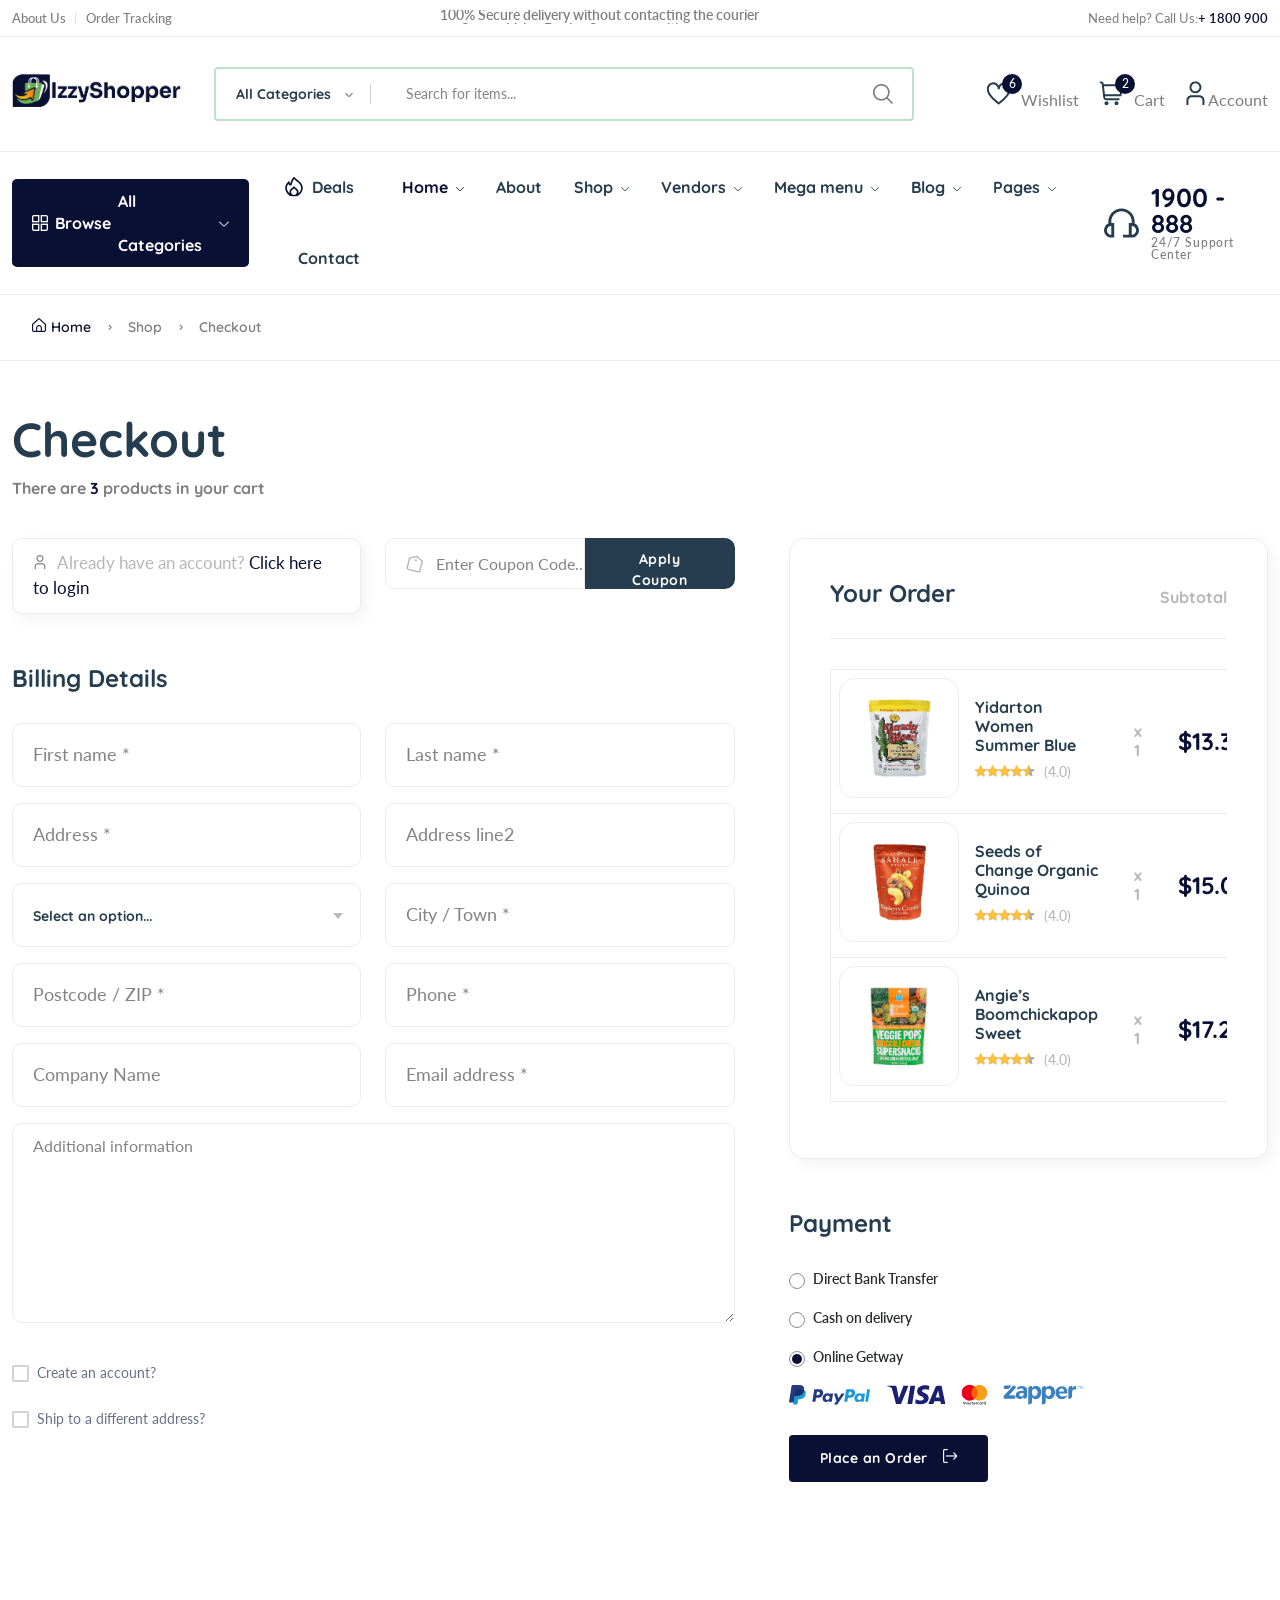
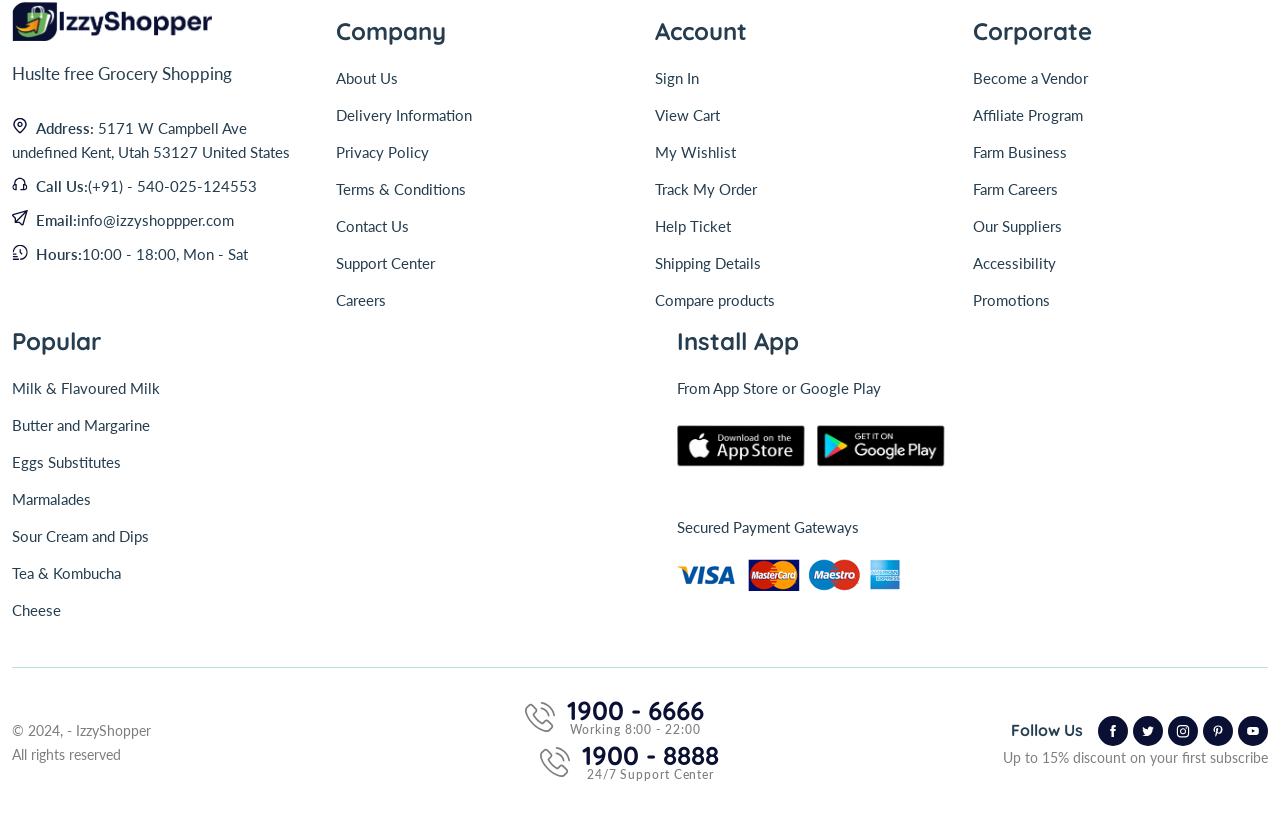
<file: checkout.html>
﻿<!DOCTYPE html>
<html class="no-js" lang="en">

<head>
    <meta charset="utf-8">
    <title>Nest - Multipurpose eCommerce HTML Template</title>
    <meta http-equiv="x-ua-compatible" content="ie=edge">
    <meta name="description" content="">
    <meta name="viewport" content="width=device-width, initial-scale=1">
    <meta property="og:title" content="">
    <meta property="og:type" content="">
    <meta property="og:url" content="">
    <meta property="og:image" content="">
    <!-- Favicon -->
    <link rel="shortcut icon" type="image/x-icon" href="assets/imgs/theme/favicon.svg">
    <!-- Template CSS -->
    <link rel="stylesheet" href="assets/css/main.css?v=5.6">
</head>

<body>
    <header class="header-area header-style-1 header-height-2">
        <div class="mobile-promotion">
            <span>Grand opening, <strong>up to 15%</strong> off all items. Only <strong>3 days</strong> left</span>
        </div>
        <div class="header-top header-top-ptb-1 d-none d-lg-block">
            <div class="container">
                <div class="row align-items-center">
                    <div class="col-xl-3 col-lg-4">
                        <div class="header-info">
                            <ul>
                                <li><a href="page-about.htlm">About Us</a></li>
                                <li><a href="shop-order.html">Order Tracking</a></li>
                            </ul>
                        </div>
                    </div>
                    <div class="col-xl-6 col-lg-4">
                        <div class="text-center">
                            <div id="news-flash" class="d-inline-block">
                                <ul>
                                    <li>100% Secure delivery without contacting the courier</li>
                                    <li>Supper Value Deals - Save more with coupons</li>
                                    <li>Trendy 25silver jewelry, save up 35% off today</li>
                                </ul>
                            </div>
                        </div>
                    </div>
                    <div class="col-xl-3 col-lg-4">
                        <div class="header-info header-info-right">
                            <ul>
                                <li>Need help? Call Us: <strong class="text-brand"> + 1800 900</strong></li>                               
                                 
                            </ul>
                        </div>
                    </div>
                </div>
            </div>
        </div>
        <div class="header-middle header-middle-ptb-1 d-none d-lg-block">
            <div class="container">
                <div class="header-wrap">
                    <div class="logo">
                        <a href="shop.html"><img src="assets/imgs/theme/logo.png" alt="logo" /></a>
                    </div>
                    <div class="header-right">
                        <div class="search-style-2">
                            <form action="#">
                                <select class="select-active">
                                    <option>All Categories</option>
                                    <option>Milks and Dairies</option>
                                    <option>Wines & Alcohol</option>
                                    <option>Clothing & Beauty</option>
                                    <option>Pet Foods & Toy</option>
                                    <option>Fast food</option>
                                    <option>Baking material</option>
                                    <option>Vegetables</option>
                                    <option>Fresh Seafood</option>
                                    <option>Noodles & Rice</option>
                                    <option>Ice cream</option>
                                </select>
                                <input type="text" placeholder="Search for items..." />
                            </form>
                        </div>
                        <div class="header-action-right">
                            <div class="header-action-2">
                               
                                <div class="header-action-icon-2">
                                    <a href="shop-wishlist.html">
                                        <img class="svgInject" alt="Nest" src="assets/imgs/theme/icons/icon-heart.svg" />
                                        <span class="pro-count blue">6</span>
                                    </a>
                                    <a href="shop-wishlist.html"><span class="lable">Wishlist</span></a>
                                </div>
                                <div class="header-action-icon-2">
                                    <a class="mini-cart-icon" href="cart.html">
                                        <img alt="Nest" src="assets/imgs/theme/icons/icon-cart.svg" />
                                        <span class="pro-count blue">2</span>
                                    </a>
                                    <a href="cart.html"><span class="lable">Cart</span></a>
                                    <div class="cart-dropdown-wrap cart-dropdown-hm2">
                                        <ul>
                                            <li>
                                                <div class="shopping-cart-img">
                                                    <a href="shop-product-right.html"><img alt="Nest" src="assets/imgs/shop/thumbnail-3.jpg" /></a>
                                                </div>
                                                <div class="shopping-cart-title">
                                                    <h4><a href="shop-product-right.html">Daisy Casual Bag</a></h4>
                                                    <h4><span>1 × </span>$800.00</h4>
                                                </div>
                                                <div class="shopping-cart-delete">
                                                    <a href="#"><i class="fi-rs-cross-small"></i></a>
                                                </div>
                                            </li>
                                            <li>
                                                <div class="shopping-cart-img">
                                                    <a href="shop-product-right.html"><img alt="Nest" src="assets/imgs/shop/thumbnail-2.jpg" /></a>
                                                </div>
                                                <div class="shopping-cart-title">
                                                    <h4><a href="shop-product-right.html">Corduroy Shirts</a></h4>
                                                    <h4><span>1 × </span>$3200.00</h4>
                                                </div>
                                                <div class="shopping-cart-delete">
                                                    <a href="#"><i class="fi-rs-cross-small"></i></a>
                                                </div>
                                            </li>
                                        </ul>
                                        <div class="shopping-cart-footer">
                                            <div class="shopping-cart-total">
                                                <h4>Total <span>$4000.00</span></h4>
                                            </div>
                                            <div class="shopping-cart-button">
                                                <a href="cart.html" class="outline">View cart</a>
                                                <a href="checkout.html">Checkout</a>
                                            </div>
                                        </div>
                                    </div>
                                </div>
                                <div class="header-action-icon-2">
                                    <a href="page-account.html">
                                        <img class="svgInject" alt="Nest" src="assets/imgs/theme/icons/icon-user.svg" />
                                    </a>
                                    <a href="page-account.html"><span class="lable ml-0">Account</span></a>
                                    <div class="cart-dropdown-wrap cart-dropdown-hm2 account-dropdown">
                                        <ul>
                                            <li>
                                                <a href="page-account.html"><i class="fi fi-rs-user mr-10"></i>My Account</a>
                                            </li>
                                            <li>
                                                <a href="page-account.html"><i class="fi fi-rs-location-alt mr-10"></i>Order Tracking</a>
                                            </li>
                                            <li>
                                                <a href="page-account.html"><i class="fi fi-rs-label mr-10"></i>My Voucher</a>
                                            </li>
                                            <li>
                                                <a href="shop-wishlist.html"><i class="fi fi-rs-heart mr-10"></i>My Wishlist</a>
                                            </li>
                                            <li>
                                                <a href="page-account.html"><i class="fi fi-rs-settings-sliders mr-10"></i>Setting</a>
                                            </li>
                                            <li>
                                                <a href="page-login.html"><i class="fi fi-rs-sign-out mr-10"></i>Sign out</a>
                                            </li>
                                        </ul>
                                    </div>
                                </div>
                            </div>
                        </div>
                    </div>
                </div>
            </div>
        </div>
        <div class="header-bottom header-bottom-bg-color sticky-bar">
            <div class="container">
                <div class="header-wrap header-space-between position-relative">
                    <div class="logo logo-width-1 d-block d-lg-none ml-60">
                        <a href="shop.html"><img src="assets/imgs/theme/logo.png" alt="logo" /></a>
                    </div>
                    <div class="header-nav d-none d-lg-flex">
                        <div class="main-categori-wrap d-none d-lg-block">
                            <a class="categories-button-active" href="#">
                                <span class="fi-rs-apps"></span> <span class="et">Browse</span> All Categories
                                <i class="fi-rs-angle-down"></i>
                            </a>
                            <div class="categories-dropdown-wrap categories-dropdown-active-large font-heading">
                                <div class="d-flex categori-dropdown-inner">
                                    <ul>
                                        <li>
                                            <a href="shop-grid-right.html"> <img src="assets/imgs/theme/icons/category-1.svg" alt="" />Milks and Dairies</a>
                                        </li>
                                        <li>
                                            <a href="shop-grid-right.html"> <img src="assets/imgs/theme/icons/category-2.svg" alt="" />Clothing & beauty</a>
                                        </li>
                                        <li>
                                            <a href="shop-grid-right.html"> <img src="assets/imgs/theme/icons/category-3.svg" alt="" />Pet Foods & Toy</a>
                                        </li>
                                        <li>
                                            <a href="shop-grid-right.html"> <img src="assets/imgs/theme/icons/category-4.svg" alt="" />Baking material</a>
                                        </li>
                                        <li>
                                            <a href="shop-grid-right.html"> <img src="assets/imgs/theme/icons/category-5.svg" alt="" />Fresh Fruit</a>
                                        </li>
                                    </ul>
                                    <ul class="end">
                                        <li>
                                            <a href="shop-grid-right.html"> <img src="assets/imgs/theme/icons/category-6.svg" alt="" />Wines & Drinks</a>
                                        </li>
                                        <li>
                                            <a href="shop-grid-right.html"> <img src="assets/imgs/theme/icons/category-7.svg" alt="" />Fresh Seafood</a>
                                        </li>
                                        <li>
                                            <a href="shop-grid-right.html"> <img src="assets/imgs/theme/icons/category-8.svg" alt="" />Fast food</a>
                                        </li>
                                        <li>
                                            <a href="shop-grid-right.html"> <img src="assets/imgs/theme/icons/category-9.svg" alt="" />Vegetables</a>
                                        </li>
                                        <li>
                                            <a href="shop-grid-right.html"> <img src="assets/imgs/theme/icons/category-10.svg" alt="" />Bread and Juice</a>
                                        </li>
                                    </ul>
                                </div>
                                <div class="more_slide_open" style="display: none">
                                    <div class="d-flex categori-dropdown-inner">
                                        <ul>
                                            <li>
                                                <a href="shop-grid-right.html"> <img src="assets/imgs/theme/icons/icon-1.svg" alt="" />Milks and Dairies</a>
                                            </li>
                                            <li>
                                                <a href="shop-grid-right.html"> <img src="assets/imgs/theme/icons/icon-2.svg" alt="" />Clothing & beauty</a>
                                            </li>
                                        </ul>
                                        <ul class="end">
                                            <li>
                                                <a href="shop-grid-right.html"> <img src="assets/imgs/theme/icons/icon-3.svg" alt="" />Wines & Drinks</a>
                                            </li>
                                            <li>
                                                <a href="shop-grid-right.html"> <img src="assets/imgs/theme/icons/icon-4.svg" alt="" />Fresh Seafood</a>
                                            </li>
                                        </ul>
                                    </div>
                                </div>
                                <div class="more_categories"><span class="icon"></span> <span class="heading-sm-1">Show more...</span></div>
                            </div>
                        </div>
                        <!-- Menu -->
                        <div class="main-menu main-menu-padding-1 main-menu-lh-2 d-none d-lg-block font-heading">
                            <nav>
                                <ul>
                                    <li class="hot-deals"><img src="assets/imgs/theme/icons/icon-hot.svg" alt="hot deals" /><a href="shop-grid-right.html">Deals</a></li>
                                    <li>
                                        <a class="active" href="shop.html">Home <i class="fi-rs-angle-down"></i></a>
                                        <ul class="sub-menu">
                                            <li><a href="shop.html">Home 1</a></li>
                                            <li><a href="index-2.html">Home 2</a></li>
                                            <li><a href="index-3.html">Home 3</a></li>
                                            <li><a href="index-4.html">Home 4</a></li>
                                            <li><a href="index-5.html">Home 5</a></li>
                                            <li><a href="index-6.html">Home 6</a></li>
                                        </ul>
                                    </li>
                                    <li>
                                        <a href="page-about.html">About</a>
                                    </li>
                                    <li>
                                        <a href="shop-grid-right.html">Shop <i class="fi-rs-angle-down"></i></a>
                                        <ul class="sub-menu">
                                            <li><a href="shop-grid-right.html">Shop Grid – Right Sidebar</a></li>
                                            <li><a href="shop-grid-left.html">Shop Grid – Left Sidebar</a></li>
                                            <li><a href="shop-list-right.html">Shop List – Right Sidebar</a></li>
                                            <li><a href="shop-list-left.html">Shop List – Left Sidebar</a></li>
                                            <li><a href="shop-fullwidth.html">Shop - Wide</a></li>
                                            <li>
                                                <a href="#">Single Product <i class="fi-rs-angle-right"></i></a>
                                                <ul class="level-menu">
                                                    <li><a href="shop-product-right.html">Product – Right Sidebar</a></li>
                                                    <li><a href="shop-product-left.html">Product – Left Sidebar</a></li>
                                                    <li><a href="single-product.html">Product – No sidebar</a></li>
                                                    <li><a href="shop-product-vendor.html">Product – Vendor Info</a></li>
                                                </ul>
                                            </li>
                                            <li><a href="shop-filter.html">Shop – Filter</a></li>
                                            <li><a href="shop-wishlist.html">Shop – Wishlist</a></li>
                                            <li><a href="cart.html">Shop – Cart</a></li>
                                            <li><a href="checkout.html">Shop – Checkout</a></li>
                                            <li><a href="shop-compare.html">Shop – Compare</a></li>
                                            <li>
                                                <a href="#">Shop Invoice<i class="fi-rs-angle-right"></i></a>
                                                <ul class="level-menu">
                                                    <li><a href="shop-invoice-1.html">Shop Invoice 1</a></li>
                                                    <li><a href="shop-invoice-2.html">Shop Invoice 2</a></li>
                                                    <li><a href="shop-invoice-3.html">Shop Invoice 3</a></li>
                                                    <li><a href="shop-invoice-4.html">Shop Invoice 4</a></li>
                                                    <li><a href="shop-invoice-5.html">Shop Invoice 5</a></li>
                                                    <li><a href="shop-invoice-6.html">Shop Invoice 6</a></li>
                                                </ul>
                                            </li>
                                        </ul>
                                    </li>
                                    <li>
                                        <a href="#">Vendors <i class="fi-rs-angle-down"></i></a>
                                        <ul class="sub-menu">
                                            <li><a href="vendors-grid.html">Vendors Grid</a></li>
                                            <li><a href="vendors-list.html">Vendors List</a></li>
                                            <li><a href="vendor-details-1.html">Vendor Details 01</a></li>
                                            <li><a href="vendor-details-2.html">Vendor Details 02</a></li>
                                            <li><a href="vendor-dashboard.html">Vendor Dashboard</a></li>
                                            <li><a href="vendor-guide.html">Vendor Guide</a></li>
                                        </ul>
                                    </li>
                                    <li class="position-static">
                                        <a href="#">Mega menu <i class="fi-rs-angle-down"></i></a>
                                        <ul class="mega-menu">
                                            <li class="sub-mega-menu sub-mega-menu-width-22">
                                                <a class="menu-title" href="#">Fruit & Vegetables</a>
                                                <ul>
                                                    <li><a href="shop-product-right.html">Meat & Poultry</a></li>
                                                    <li><a href="shop-product-right.html">Fresh Vegetables</a></li>
                                                    <li><a href="shop-product-right.html">Herbs & Seasonings</a></li>
                                                    <li><a href="shop-product-right.html">Cuts & Sprouts</a></li>
                                                    <li><a href="shop-product-right.html">Exotic Fruits & Veggies</a></li>
                                                    <li><a href="shop-product-right.html">Packaged Produce</a></li>
                                                </ul>
                                            </li>
                                            <li class="sub-mega-menu sub-mega-menu-width-22">
                                                <a class="menu-title" href="#">Breakfast & Dairy</a>
                                                <ul>
                                                    <li><a href="shop-product-right.html">Milk & Flavoured Milk</a></li>
                                                    <li><a href="shop-product-right.html">Butter and Margarine</a></li>
                                                    <li><a href="shop-product-right.html">Eggs Substitutes</a></li>
                                                    <li><a href="shop-product-right.html">Marmalades</a></li>
                                                    <li><a href="shop-product-right.html">Sour Cream</a></li>
                                                    <li><a href="shop-product-right.html">Cheese</a></li>
                                                </ul>
                                            </li>
                                            <li class="sub-mega-menu sub-mega-menu-width-22">
                                                <a class="menu-title" href="#">Meat & Seafood</a>
                                                <ul>
                                                    <li><a href="shop-product-right.html">Breakfast Sausage</a></li>
                                                    <li><a href="shop-product-right.html">Dinner Sausage</a></li>
                                                    <li><a href="shop-product-right.html">Chicken</a></li>
                                                    <li><a href="shop-product-right.html">Sliced Deli Meat</a></li>
                                                    <li><a href="shop-product-right.html">Wild Caught Fillets</a></li>
                                                    <li><a href="shop-product-right.html">Crab and Shellfish</a></li>
                                                </ul>
                                            </li>
                                            <li class="sub-mega-menu sub-mega-menu-width-34">
                                                <div class="menu-banner-wrap">
                                                    <a href="shop-product-right.html"><img src="assets/imgs/banner/banner-menu.png" alt="Nest" /></a>
                                                    <div class="menu-banner-content">
                                                        <h4>Hot deals</h4>
                                                        <h3>
                                                            Don't miss<br />
                                                            Trending
                                                        </h3>
                                                        <div class="menu-banner-price">
                                                            <span class="new-price text-success">Save to 50%</span>
                                                        </div>
                                                        <div class="menu-banner-btn">
                                                            <a href="shop-product-right.html">Shop now</a>
                                                        </div>
                                                    </div>
                                                    <div class="menu-banner-discount">
                                                        <h3>
                                                            <span>25%</span>
                                                            off
                                                        </h3>
                                                    </div>
                                                </div>
                                            </li>
                                        </ul>
                                    </li>
                                    <li>
                                        <a href="blog-category-grid.html">Blog <i class="fi-rs-angle-down"></i></a>
                                        <ul class="sub-menu">
                                            <li><a href="blog-category-grid.html">Blog Category Grid</a></li>
                                            <li><a href="blog-category-list.html">Blog Category List</a></li>
                                            <li><a href="blog-category-big.html">Blog Category Big</a></li>
                                            <li><a href="blog-category-fullwidth.html">Blog Category Wide</a></li>
                                            <li>
                                                <a href="#">Single Post <i class="fi-rs-angle-right"></i></a>
                                                <ul class="level-menu level-menu-modify">
                                                    <li><a href="blog-post-left.html">Left Sidebar</a></li>
                                                    <li><a href="blog-post-right.html">Right Sidebar</a></li>
                                                    <li><a href="blog-post-fullwidth.html">No Sidebar</a></li>
                                                </ul>
                                            </li>
                                        </ul>
                                    </li>
                                    <li>
                                        <a href="#">Pages <i class="fi-rs-angle-down"></i></a>
                                        <ul class="sub-menu">
                                            <li><a href="page-about.html">About Us</a></li>
                                            <li><a href="page-contact.html">Contact</a></li>
                                            <li><a href="page-account.html">My Account</a></li>
                                            <li><a href="page-login.html">Login</a></li>
                                            <li><a href="page-register.html">Register</a></li>
                                            <li><a href="page-forgot-password.html">Forgot password</a></li>
                                            <li><a href="page-reset-password.html">Reset password</a></li>
                                            <li><a href="page-purchase-guide.html">Purchase Guide</a></li>
                                            <li><a href="page-privacy-policy.html">Privacy Policy</a></li>
                                            <li><a href="page-terms.html">Terms of Service</a></li>
                                            <li><a href="page-404.html">404 Page</a></li>
                                        </ul>
                                    </li>
                                    <li>
                                        <a href="page-contact.html">Contact</a>
                                    </li>
                                </ul>
                            </nav>
                        </div>
                        <!-- Menu ends Here -->
                    </div>
                    <!-- Hotline Contact -->
                    <div class="hotline d-none d-lg-flex">
                        <img src="assets/imgs/theme/icons/icon-headphone.svg" alt="hotline" />
                        <p>1900 - 888<span>24/7 Support Center</span></p>
                    </div>
                    <!-- Hotline Contact ends Here-->

                    <div class="header-action-icon-2 d-block d-lg-none">
                        <div class="burger-icon burger-icon-white">
                            <span class="burger-icon-top"></span>
                            <span class="burger-icon-mid"></span>
                            <span class="burger-icon-bottom"></span>
                        </div>
                    </div>
                    <div class="header-action-right d-block d-lg-none">
                        <div class="header-action-2">
                            <!-- WishList Icon -->
                            <div class="header-action-icon-2">
                                <a href="shop-wishlist.html">
                                    <img alt="Nest" src="assets/imgs/theme/icons/icon-heart.svg" />
                                    <span class="pro-count white">4</span>
                                </a>
                            </div>
                            <!-- Cart Icon -->
                            <div class="header-action-icon-2">
                                <a class="mini-cart-icon" href="#">
                                    <img alt="Nest" src="assets/imgs/theme/icons/icon-cart.svg" />
                                    <span class="pro-count white">2</span>
                                </a>
                                <!-- Cart Dropdown Content for Quick View -->
                                <div class="cart-dropdown-wrap cart-dropdown-hm2">
                                    <ul>
                                        <li>
                                            <div class="shopping-cart-img">
                                                <a href="shop-product-right.html"><img alt="Nest" src="assets/imgs/shop/thumbnail-3.jpg" /></a>
                                            </div>
                                            <div class="shopping-cart-title">
                                                <h4><a href="shop-product-right.html">Plain Striola Shirts</a></h4>
                                                <h3><span>1 × </span>$800.00</h3>
                                            </div>
                                            <div class="shopping-cart-delete">
                                                <a href="#"><i class="fi-rs-cross-small"></i></a>
                                            </div>
                                        </li>
                                        <li>
                                            <div class="shopping-cart-img">
                                                <a href="shop-product-right.html"><img alt="Nest" src="assets/imgs/shop/thumbnail-4.jpg" /></a>
                                            </div>
                                            <div class="shopping-cart-title">
                                                <h4><a href="shop-product-right.html">Macbook Pro 2022</a></h4>
                                                <h3><span>1 × </span>$3500.00</h3>
                                            </div>
                                            <div class="shopping-cart-delete">
                                                <a href="#"><i class="fi-rs-cross-small"></i></a>
                                            </div>
                                        </li>
                                    </ul>
                                    <div class="shopping-cart-footer">
                                        <div class="shopping-cart-total">
                                            <h4>Total <span>$383.00</span></h4>
                                        </div>
                                        <div class="shopping-cart-button">
                                            <a href="cart.html">View cart</a>
                                            <a href="checkout.html">Checkout</a>
                                        </div>
                                    </div>
                                </div>
                                <!-- Cart Dropdown Content for Quick View  Ends Here-->
                            </div>
                        </div>
                    </div>
                </div>
            </div>
        </div>
    </header>
    <!-- Desktop Header Ends Here -->

    <div class="mobile-header-active mobile-header-wrapper-style">
        <div class="mobile-header-wrapper-inner">
            <div class="mobile-header-top">
                <div class="mobile-header-logo">
                    <a href="shop.html"><img src="assets/imgs/theme/logo.png" alt="logo" /></a>
                </div>
                <div class="mobile-menu-close close-style-wrap close-style-position-inherit">
                    <button class="close-style search-close">
                        <i class="icon-top"></i>
                        <i class="icon-bottom"></i>
                    </button>
                </div>
            </div>
            <div class="mobile-header-content-area">
                <div class="mobile-search search-style-3 mobile-header-border">
                    <form action="#">
                        <input type="text" placeholder="Search for items…" />
                        <button type="submit"><i class="fi-rs-search"></i></button>
                    </form>
                </div>
                <div class="mobile-menu-wrap mobile-header-border">
                    <!-- mobile menu start -->
                    <nav>
                        <ul class="mobile-menu font-heading">
                            <li class="menu-item-has-children">
                                <a href="shop.html">Home</a>
                            </li>
                            <li class="menu-item-has-children">
                                <a href="#">shop</a>
                            </li>
                            <li class="menu-item-has-children">
                                <a href="#">Blog</a>
                            </li>
                            
                            <li class="menu-item-has-children">
                                <a href="#">Language</a>
                                <ul class="dropdown">
                                    <li><a href="#">English</a></li>
                                    <li><a href="#">French</a></li>
                                    <li><a href="#">German</a></li>
                                    <li><a href="#">Spanish</a></li>
                                </ul>
                            </li>
                        </ul>
                    </nav>
                    <!-- mobile menu end -->
                </div>
                <div class="mobile-header-info-wrap">
                    <div class="single-mobile-header-info">
                        <a href="page-contact.html"><i class="fi-rs-marker"></i> Our location </a>
                    </div>
                    <div class="single-mobile-header-info">
                        <a href="page-login.html"><i class="fi-rs-user"></i>Log In / Sign Up </a>
                    </div>
                    <div class="single-mobile-header-info">
                        <a href="#"><i class="fi-rs-headphones"></i>(+01) - 2345 - 6789 </a>
                    </div>
                </div>
                <div class="mobile-social-icon mb-50">
                    <h6 class="mb-15">Follow Us</h6>
                    <a href="#"><img src="assets/imgs/theme/icons/icon-facebook-white.svg" alt="" /></a>
                    <a href="#"><img src="assets/imgs/theme/icons/icon-twitter-white.svg" alt="" /></a>
                    <a href="#"><img src="assets/imgs/theme/icons/icon-instagram-white.svg" alt="" /></a>
                    <a href="#"><img src="assets/imgs/theme/icons/icon-pinterest-white.svg" alt="" /></a>
                    <a href="#"><img src="assets/imgs/theme/icons/icon-youtube-white.svg" alt="" /></a>
                </div>
                <div class="site-copyright">Copyright 2024 © IzzyShopper. <br>All rights reserved.</div>
                
            </div>
        </div>
    </div>
    <!-- Mobile Header Ends Here -->

    <!--End header-->
    <main class="main">
        <div class="page-header breadcrumb-wrap">
            <div class="container">
                <div class="breadcrumb">
                    <a href="index.html" rel="nofollow"><i class="fi-rs-home mr-5"></i>Home</a>
                    <span></span> Shop
                    <span></span> Checkout
                </div>
            </div>
        </div>
        <div class="container mb-80 mt-50">
            <div class="row">
                <div class="col-lg-8 mb-40">
                    <h1 class="heading-2 mb-10">Checkout</h1>
                    <div class="d-flex justify-content-between">
                        <h6 class="text-body">There are <span class="text-brand">3</span> products in your cart</h6>
                    </div>
                </div>
            </div>
            <div class="row">
                <div class="col-lg-7">
                    <div class="row mb-50">
                        <div class="col-lg-6 mb-sm-15 mb-lg-0 mb-md-3">
                            <div class="toggle_info">
                                <span><i class="fi-rs-user mr-10"></i><span class="text-muted font-lg">Already have an account?</span> <a href="#loginform" data-bs-toggle="collapse" class="collapsed font-lg" aria-expanded="false">Click here to login</a></span>
                            </div>
                            <div class="panel-collapse collapse login_form" id="loginform">
                                <div class="panel-body">
                                    <p class="mb-30 font-sm">If you have shopped with us before, please enter your details below. If you are a new customer, please proceed to the Billing &amp; Shipping section.</p>
                                    <form method="post">
                                        <div class="form-group">
                                            <input type="text" name="email" placeholder="Username Or Email">
                                        </div>
                                        <div class="form-group">
                                            <input type="password" name="password" placeholder="Password">
                                        </div>
                                        <div class="login_footer form-group">
                                            <div class="chek-form">
                                                <div class="custome-checkbox">
                                                    <input class="form-check-input" type="checkbox" name="checkbox" id="remember" value="">
                                                    <label class="form-check-label" for="remember"><span>Remember me</span></label>
                                                </div>
                                            </div>
                                            <a href="#">Forgot password?</a>
                                        </div>
                                        <div class="form-group">
                                            <button class="btn btn-md" name="login">Log in</button>
                                        </div>
                                    </form>
                                </div>
                            </div>
                        </div>
                        <div class="col-lg-6">
                            <form method="post" class="apply-coupon">
                                <input type="text" placeholder="Enter Coupon Code...">
                                <button class="btn  btn-md" name="login">Apply Coupon</button>
                            </form>
                        </div>
                    </div>
                    <div class="row">
                        <h4 class="mb-30">Billing Details</h4>
                        <form method="post">
                            <div class="row">
                                <div class="form-group col-lg-6">
                                    <input type="text" required="" name="fname" placeholder="First name *">
                                </div>
                                <div class="form-group col-lg-6">
                                    <input type="text" required="" name="lname" placeholder="Last name *">
                                </div>
                            </div>
                            <div class="row">
                                <div class="form-group col-lg-6">
                                    <input type="text" name="billing_address" required="" placeholder="Address *">
                                </div>
                                <div class="form-group col-lg-6">
                                    <input type="text" name="billing_address2" required="" placeholder="Address line2">
                                </div>
                            </div>
                            <div class="row shipping_calculator">
                                <div class="form-group col-lg-6">
                                    <div class="custom_select">
                                        <select class="form-control select-active">
                                            <option value="">Select an option...</option>
                                            <option value="AX">Aland Islands</option>
                                            <option value="AF">Afghanistan</option>
                                            <option value="AL">Albania</option>
                                            <option value="DZ">Algeria</option>
                                            <option value="AD">Andorra</option>
                                            <option value="AO">Angola</option>
                                            <option value="AI">Anguilla</option>
                                            <option value="AQ">Antarctica</option>
                                            <option value="AG">Antigua and Barbuda</option>
                                            <option value="AR">Argentina</option>
                                            <option value="AM">Armenia</option>
                                            <option value="AW">Aruba</option>
                                            <option value="AU">Australia</option>
                                            <option value="AT">Austria</option>
                                            <option value="AZ">Azerbaijan</option>
                                            <option value="BS">Bahamas</option>
                                            <option value="BH">Bahrain</option>
                                            <option value="BD">Bangladesh</option>
                                            <option value="BB">Barbados</option>
                                            <option value="BY">Belarus</option>
                                            <option value="PW">Belau</option>
                                            <option value="BE">Belgium</option>
                                            <option value="BZ">Belize</option>
                                            <option value="BJ">Benin</option>
                                            <option value="BM">Bermuda</option>
                                            <option value="BT">Bhutan</option>
                                            <option value="BO">Bolivia</option>
                                            <option value="BQ">Bonaire, Saint Eustatius and Saba</option>
                                            <option value="BA">Bosnia and Herzegovina</option>
                                            <option value="BW">Botswana</option>
                                            <option value="BV">Bouvet Island</option>
                                            <option value="BR">Brazil</option>
                                            <option value="IO">British Indian Ocean Territory</option>
                                            <option value="VG">British Virgin Islands</option>
                                            <option value="BN">Brunei</option>
                                            <option value="BG">Bulgaria</option>
                                            <option value="BF">Burkina Faso</option>
                                            <option value="BI">Burundi</option>
                                            <option value="KH">Cambodia</option>
                                            <option value="CM">Cameroon</option>
                                            <option value="CA">Canada</option>
                                            <option value="CV">Cape Verde</option>
                                            <option value="KY">Cayman Islands</option>
                                            <option value="CF">Central African Republic</option>
                                            <option value="TD">Chad</option>
                                            <option value="CL">Chile</option>
                                            <option value="CN">China</option>
                                            <option value="CX">Christmas Island</option>
                                            <option value="CC">Cocos (Keeling) Islands</option>
                                            <option value="CO">Colombia</option>
                                            <option value="KM">Comoros</option>
                                            <option value="CG">Congo (Brazzaville)</option>
                                            <option value="CD">Congo (Kinshasa)</option>
                                            <option value="CK">Cook Islands</option>
                                            <option value="CR">Costa Rica</option>
                                            <option value="HR">Croatia</option>
                                            <option value="CU">Cuba</option>
                                            <option value="CW">CuraÇao</option>
                                            <option value="CY">Cyprus</option>
                                            <option value="CZ">Czech Republic</option>
                                            <option value="DK">Denmark</option>
                                            <option value="DJ">Djibouti</option>
                                            <option value="DM">Dominica</option>
                                            <option value="DO">Dominican Republic</option>
                                            <option value="EC">Ecuador</option>
                                            <option value="EG">Egypt</option>
                                            <option value="SV">El Salvador</option>
                                            <option value="GQ">Equatorial Guinea</option>
                                            <option value="ER">Eritrea</option>
                                            <option value="EE">Estonia</option>
                                            <option value="ET">Ethiopia</option>
                                            <option value="FK">Falkland Islands</option>
                                            <option value="FO">Faroe Islands</option>
                                            <option value="FJ">Fiji</option>
                                            <option value="FI">Finland</option>
                                            <option value="FR">France</option>
                                            <option value="GF">French Guiana</option>
                                            <option value="PF">French Polynesia</option>
                                            <option value="TF">French Southern Territories</option>
                                            <option value="GA">Gabon</option>
                                            <option value="GM">Gambia</option>
                                            <option value="GE">Georgia</option>
                                            <option value="DE">Germany</option>
                                            <option value="GH">Ghana</option>
                                            <option value="GI">Gibraltar</option>
                                            <option value="GR">Greece</option>
                                            <option value="GL">Greenland</option>
                                            <option value="GD">Grenada</option>
                                            <option value="GP">Guadeloupe</option>
                                            <option value="GT">Guatemala</option>
                                            <option value="GG">Guernsey</option>
                                            <option value="GN">Guinea</option>
                                            <option value="GW">Guinea-Bissau</option>
                                            <option value="GY">Guyana</option>
                                            <option value="HT">Haiti</option>
                                            <option value="HM">Heard Island and McDonald Islands</option>
                                            <option value="HN">Honduras</option>
                                            <option value="HK">Hong Kong</option>
                                            <option value="HU">Hungary</option>
                                            <option value="IS">Iceland</option>
                                            <option value="IN">India</option>
                                            <option value="ID">Indonesia</option>
                                            <option value="IR">Iran</option>
                                            <option value="IQ">Iraq</option>
                                            <option value="IM">Isle of Man</option>
                                            <option value="IL">Israel</option>
                                            <option value="IT">Italy</option>
                                            <option value="CI">Ivory Coast</option>
                                            <option value="JM">Jamaica</option>
                                            <option value="JP">Japan</option>
                                            <option value="JE">Jersey</option>
                                            <option value="JO">Jordan</option>
                                            <option value="KZ">Kazakhstan</option>
                                            <option value="KE">Kenya</option>
                                            <option value="KI">Kiribati</option>
                                            <option value="KW">Kuwait</option>
                                            <option value="KG">Kyrgyzstan</option>
                                            <option value="LA">Laos</option>
                                            <option value="LV">Latvia</option>
                                            <option value="LB">Lebanon</option>
                                            <option value="LS">Lesotho</option>
                                            <option value="LR">Liberia</option>
                                            <option value="LY">Libya</option>
                                            <option value="LI">Liechtenstein</option>
                                            <option value="LT">Lithuania</option>
                                            <option value="LU">Luxembourg</option>
                                            <option value="MO">Macao S.A.R., China</option>
                                            <option value="MK">Macedonia</option>
                                            <option value="MG">Madagascar</option>
                                            <option value="MW">Malawi</option>
                                            <option value="MY">Malaysia</option>
                                            <option value="MV">Maldives</option>
                                            <option value="ML">Mali</option>
                                            <option value="MT">Malta</option>
                                            <option value="MH">Marshall Islands</option>
                                            <option value="MQ">Martinique</option>
                                            <option value="MR">Mauritania</option>
                                            <option value="MU">Mauritius</option>
                                            <option value="YT">Mayotte</option>
                                            <option value="MX">Mexico</option>
                                            <option value="FM">Micronesia</option>
                                            <option value="MD">Moldova</option>
                                            <option value="MC">Monaco</option>
                                            <option value="MN">Mongolia</option>
                                            <option value="ME">Montenegro</option>
                                            <option value="MS">Montserrat</option>
                                            <option value="MA">Morocco</option>
                                            <option value="MZ">Mozambique</option>
                                            <option value="MM">Myanmar</option>
                                            <option value="NA">Namibia</option>
                                            <option value="NR">Nauru</option>
                                            <option value="NP">Nepal</option>
                                            <option value="NL">Netherlands</option>
                                            <option value="AN">Netherlands Antilles</option>
                                            <option value="NC">New Caledonia</option>
                                            <option value="NZ">New Zealand</option>
                                            <option value="NI">Nicaragua</option>
                                            <option value="NE">Niger</option>
                                            <option value="NG">Nigeria</option>
                                            <option value="NU">Niue</option>
                                            <option value="NF">Norfolk Island</option>
                                            <option value="KP">North Korea</option>
                                            <option value="NO">Norway</option>
                                            <option value="OM">Oman</option>
                                            <option value="PK">Pakistan</option>
                                            <option value="PS">Palestinian Territory</option>
                                            <option value="PA">Panama</option>
                                            <option value="PG">Papua New Guinea</option>
                                            <option value="PY">Paraguay</option>
                                            <option value="PE">Peru</option>
                                            <option value="PH">Philippines</option>
                                            <option value="PN">Pitcairn</option>
                                            <option value="PL">Poland</option>
                                            <option value="PT">Portugal</option>
                                            <option value="QA">Qatar</option>
                                            <option value="IE">Republic of Ireland</option>
                                            <option value="RE">Reunion</option>
                                            <option value="RO">Romania</option>
                                            <option value="RU">Russia</option>
                                            <option value="RW">Rwanda</option>
                                            <option value="ST">São Tomé and Príncipe</option>
                                            <option value="BL">Saint Barthélemy</option>
                                            <option value="SH">Saint Helena</option>
                                            <option value="KN">Saint Kitts and Nevis</option>
                                            <option value="LC">Saint Lucia</option>
                                            <option value="SX">Saint Martin (Dutch part)</option>
                                            <option value="MF">Saint Martin (French part)</option>
                                            <option value="PM">Saint Pierre and Miquelon</option>
                                            <option value="VC">Saint Vincent and the Grenadines</option>
                                            <option value="SM">San Marino</option>
                                            <option value="SA">Saudi Arabia</option>
                                            <option value="SN">Senegal</option>
                                            <option value="RS">Serbia</option>
                                            <option value="SC">Seychelles</option>
                                            <option value="SL">Sierra Leone</option>
                                            <option value="SG">Singapore</option>
                                            <option value="SK">Slovakia</option>
                                            <option value="SI">Slovenia</option>
                                            <option value="SB">Solomon Islands</option>
                                            <option value="SO">Somalia</option>
                                            <option value="ZA">South Africa</option>
                                            <option value="GS">South Georgia/Sandwich Islands</option>
                                            <option value="KR">South Korea</option>
                                            <option value="SS">South Sudan</option>
                                            <option value="ES">Spain</option>
                                            <option value="LK">Sri Lanka</option>
                                            <option value="SD">Sudan</option>
                                            <option value="SR">Suriname</option>
                                            <option value="SJ">Svalbard and Jan Mayen</option>
                                            <option value="SZ">Swaziland</option>
                                            <option value="SE">Sweden</option>
                                            <option value="CH">Switzerland</option>
                                            <option value="SY">Syria</option>
                                            <option value="TW">Taiwan</option>
                                            <option value="TJ">Tajikistan</option>
                                            <option value="TZ">Tanzania</option>
                                            <option value="TH">Thailand</option>
                                            <option value="TL">Timor-Leste</option>
                                            <option value="TG">Togo</option>
                                            <option value="TK">Tokelau</option>
                                            <option value="TO">Tonga</option>
                                            <option value="TT">Trinidad and Tobago</option>
                                            <option value="TN">Tunisia</option>
                                            <option value="TR">Turkey</option>
                                            <option value="TM">Turkmenistan</option>
                                            <option value="TC">Turks and Caicos Islands</option>
                                            <option value="TV">Tuvalu</option>
                                            <option value="UG">Uganda</option>
                                            <option value="UA">Ukraine</option>
                                            <option value="AE">United Arab Emirates</option>
                                            <option value="GB">United Kingdom (UK)</option>
                                            <option value="US">USA (US)</option>
                                            <option value="UY">Uruguay</option>
                                            <option value="UZ">Uzbekistan</option>
                                            <option value="VU">Vanuatu</option>
                                            <option value="VA">Vatican</option>
                                            <option value="VE">Venezuela</option>
                                            <option value="VN">Vietnam</option>
                                            <option value="WF">Wallis and Futuna</option>
                                            <option value="EH">Western Sahara</option>
                                            <option value="WS">Western Samoa</option>
                                            <option value="YE">Yemen</option>
                                            <option value="ZM">Zambia</option>
                                            <option value="ZW">Zimbabwe</option>
                                        </select>
                                    </div>
                                </div>
                                <div class="form-group col-lg-6">
                                    <input required="" type="text" name="city" placeholder="City / Town *">
                                </div>
                            </div>
                            <div class="row">
                                <div class="form-group col-lg-6">
                                    <input required="" type="text" name="zipcode" placeholder="Postcode / ZIP *">
                                </div>
                                <div class="form-group col-lg-6">
                                    <input required="" type="text" name="phone" placeholder="Phone *">
                                </div>
                            </div>
                            <div class="row">
                                <div class="form-group col-lg-6">
                                    <input required="" type="text" name="cname" placeholder="Company Name">
                                </div>
                                <div class="form-group col-lg-6">
                                    <input required="" type="text" name="email" placeholder="Email address *">
                                </div>
                            </div>
                            <div class="form-group mb-30">
                                <textarea rows="5" placeholder="Additional information"></textarea>
                            </div>
                            <div class="form-group">
                                <div class="checkbox">
                                    <div class="custome-checkbox">
                                        <input class="form-check-input" type="checkbox" name="checkbox" id="createaccount">
                                        <label class="form-check-label label_info" data-bs-toggle="collapse" href="#collapsePassword" data-target="#collapsePassword" aria-controls="collapsePassword" for="createaccount"><span>Create an account?</span></label>
                                    </div>
                                </div>
                            </div>
                            <div id="collapsePassword" class="form-group create-account collapse in">
                                <div class="row">
                                    <div class="col-lg-6">
                                        <input required="" type="password" placeholder="Password" name="password">
                                    </div>
                                </div>
                            </div>
                            <div class="ship_detail">
                                <div class="form-group">
                                    <div class="chek-form">
                                        <div class="custome-checkbox">
                                            <input class="form-check-input" type="checkbox" name="checkbox" id="differentaddress">
                                            <label class="form-check-label label_info" data-bs-toggle="collapse" data-target="#collapseAddress" href="#collapseAddress" aria-controls="collapseAddress" for="differentaddress"><span>Ship to a different address?</span></label>
                                        </div>
                                    </div>
                                </div>
                                <div id="collapseAddress" class="different_address collapse in">
                                    <div class="row">
                                        <div class="form-group col-lg-6">
                                            <input type="text" required="" name="fname" placeholder="First name *">
                                        </div>
                                        <div class="form-group col-lg-6">
                                            <input type="text" required="" name="lname" placeholder="Last name *">
                                        </div>
                                    </div>
                                    <div class="row shipping_calculator">
                                        <div class="form-group col-lg-6">
                                            <input required="" type="text" name="cname" placeholder="Company Name">
                                        </div>
                                        <div class="form-group col-lg-6">
                                            <div class="custom_select w-100">
                                                <select class="form-control select-active">
                                                    <option value="">Select an option...</option>
                                                    <option value="AX">Aland Islands</option>
                                                    <option value="AF">Afghanistan</option>
                                                    <option value="AL">Albania</option>
                                                    <option value="DZ">Algeria</option>
                                                    <option value="AD">Andorra</option>
                                                    <option value="AO">Angola</option>
                                                    <option value="AI">Anguilla</option>
                                                    <option value="AQ">Antarctica</option>
                                                    <option value="AG">Antigua and Barbuda</option>
                                                    <option value="AR">Argentina</option>
                                                    <option value="AM">Armenia</option>
                                                    <option value="AW">Aruba</option>
                                                    <option value="AU">Australia</option>
                                                    <option value="AT">Austria</option>
                                                    <option value="AZ">Azerbaijan</option>
                                                    <option value="BS">Bahamas</option>
                                                    <option value="BH">Bahrain</option>
                                                    <option value="BD">Bangladesh</option>
                                                    <option value="BB">Barbados</option>
                                                    <option value="BY">Belarus</option>
                                                    <option value="PW">Belau</option>
                                                    <option value="BE">Belgium</option>
                                                    <option value="BZ">Belize</option>
                                                    <option value="BJ">Benin</option>
                                                    <option value="BM">Bermuda</option>
                                                    <option value="BT">Bhutan</option>
                                                    <option value="BO">Bolivia</option>
                                                    <option value="BQ">Bonaire, Saint Eustatius and Saba</option>
                                                    <option value="BA">Bosnia and Herzegovina</option>
                                                    <option value="BW">Botswana</option>
                                                    <option value="BV">Bouvet Island</option>
                                                    <option value="BR">Brazil</option>
                                                    <option value="IO">British Indian Ocean Territory</option>
                                                    <option value="VG">British Virgin Islands</option>
                                                    <option value="BN">Brunei</option>
                                                    <option value="BG">Bulgaria</option>
                                                    <option value="BF">Burkina Faso</option>
                                                    <option value="BI">Burundi</option>
                                                    <option value="KH">Cambodia</option>
                                                    <option value="CM">Cameroon</option>
                                                    <option value="CA">Canada</option>
                                                    <option value="CV">Cape Verde</option>
                                                    <option value="KY">Cayman Islands</option>
                                                    <option value="CF">Central African Republic</option>
                                                    <option value="TD">Chad</option>
                                                    <option value="CL">Chile</option>
                                                    <option value="CN">China</option>
                                                    <option value="CX">Christmas Island</option>
                                                    <option value="CC">Cocos (Keeling) Islands</option>
                                                    <option value="CO">Colombia</option>
                                                    <option value="KM">Comoros</option>
                                                    <option value="CG">Congo (Brazzaville)</option>
                                                    <option value="CD">Congo (Kinshasa)</option>
                                                    <option value="CK">Cook Islands</option>
                                                    <option value="CR">Costa Rica</option>
                                                    <option value="HR">Croatia</option>
                                                    <option value="CU">Cuba</option>
                                                    <option value="CW">CuraÇao</option>
                                                    <option value="CY">Cyprus</option>
                                                    <option value="CZ">Czech Republic</option>
                                                    <option value="DK">Denmark</option>
                                                    <option value="DJ">Djibouti</option>
                                                    <option value="DM">Dominica</option>
                                                    <option value="DO">Dominican Republic</option>
                                                    <option value="EC">Ecuador</option>
                                                    <option value="EG">Egypt</option>
                                                    <option value="SV">El Salvador</option>
                                                    <option value="GQ">Equatorial Guinea</option>
                                                    <option value="ER">Eritrea</option>
                                                    <option value="EE">Estonia</option>
                                                    <option value="ET">Ethiopia</option>
                                                    <option value="FK">Falkland Islands</option>
                                                    <option value="FO">Faroe Islands</option>
                                                    <option value="FJ">Fiji</option>
                                                    <option value="FI">Finland</option>
                                                    <option value="FR">France</option>
                                                    <option value="GF">French Guiana</option>
                                                    <option value="PF">French Polynesia</option>
                                                    <option value="TF">French Southern Territories</option>
                                                    <option value="GA">Gabon</option>
                                                    <option value="GM">Gambia</option>
                                                    <option value="GE">Georgia</option>
                                                    <option value="DE">Germany</option>
                                                    <option value="GH">Ghana</option>
                                                    <option value="GI">Gibraltar</option>
                                                    <option value="GR">Greece</option>
                                                    <option value="GL">Greenland</option>
                                                    <option value="GD">Grenada</option>
                                                    <option value="GP">Guadeloupe</option>
                                                    <option value="GT">Guatemala</option>
                                                    <option value="GG">Guernsey</option>
                                                    <option value="GN">Guinea</option>
                                                    <option value="GW">Guinea-Bissau</option>
                                                    <option value="GY">Guyana</option>
                                                    <option value="HT">Haiti</option>
                                                    <option value="HM">Heard Island and McDonald Islands</option>
                                                    <option value="HN">Honduras</option>
                                                    <option value="HK">Hong Kong</option>
                                                    <option value="HU">Hungary</option>
                                                    <option value="IS">Iceland</option>
                                                    <option value="IN">India</option>
                                                    <option value="ID">Indonesia</option>
                                                    <option value="IR">Iran</option>
                                                    <option value="IQ">Iraq</option>
                                                    <option value="IM">Isle of Man</option>
                                                    <option value="IL">Israel</option>
                                                    <option value="IT">Italy</option>
                                                    <option value="CI">Ivory Coast</option>
                                                    <option value="JM">Jamaica</option>
                                                    <option value="JP">Japan</option>
                                                    <option value="JE">Jersey</option>
                                                    <option value="JO">Jordan</option>
                                                    <option value="KZ">Kazakhstan</option>
                                                    <option value="KE">Kenya</option>
                                                    <option value="KI">Kiribati</option>
                                                    <option value="KW">Kuwait</option>
                                                    <option value="KG">Kyrgyzstan</option>
                                                    <option value="LA">Laos</option>
                                                    <option value="LV">Latvia</option>
                                                    <option value="LB">Lebanon</option>
                                                    <option value="LS">Lesotho</option>
                                                    <option value="LR">Liberia</option>
                                                    <option value="LY">Libya</option>
                                                    <option value="LI">Liechtenstein</option>
                                                    <option value="LT">Lithuania</option>
                                                    <option value="LU">Luxembourg</option>
                                                    <option value="MO">Macao S.A.R., China</option>
                                                    <option value="MK">Macedonia</option>
                                                    <option value="MG">Madagascar</option>
                                                    <option value="MW">Malawi</option>
                                                    <option value="MY">Malaysia</option>
                                                    <option value="MV">Maldives</option>
                                                    <option value="ML">Mali</option>
                                                    <option value="MT">Malta</option>
                                                    <option value="MH">Marshall Islands</option>
                                                    <option value="MQ">Martinique</option>
                                                    <option value="MR">Mauritania</option>
                                                    <option value="MU">Mauritius</option>
                                                    <option value="YT">Mayotte</option>
                                                    <option value="MX">Mexico</option>
                                                    <option value="FM">Micronesia</option>
                                                    <option value="MD">Moldova</option>
                                                    <option value="MC">Monaco</option>
                                                    <option value="MN">Mongolia</option>
                                                    <option value="ME">Montenegro</option>
                                                    <option value="MS">Montserrat</option>
                                                    <option value="MA">Morocco</option>
                                                    <option value="MZ">Mozambique</option>
                                                    <option value="MM">Myanmar</option>
                                                    <option value="NA">Namibia</option>
                                                    <option value="NR">Nauru</option>
                                                    <option value="NP">Nepal</option>
                                                    <option value="NL">Netherlands</option>
                                                    <option value="AN">Netherlands Antilles</option>
                                                    <option value="NC">New Caledonia</option>
                                                    <option value="NZ">New Zealand</option>
                                                    <option value="NI">Nicaragua</option>
                                                    <option value="NE">Niger</option>
                                                    <option value="NG">Nigeria</option>
                                                    <option value="NU">Niue</option>
                                                    <option value="NF">Norfolk Island</option>
                                                    <option value="KP">North Korea</option>
                                                    <option value="NO">Norway</option>
                                                    <option value="OM">Oman</option>
                                                    <option value="PK">Pakistan</option>
                                                    <option value="PS">Palestinian Territory</option>
                                                    <option value="PA">Panama</option>
                                                    <option value="PG">Papua New Guinea</option>
                                                    <option value="PY">Paraguay</option>
                                                    <option value="PE">Peru</option>
                                                    <option value="PH">Philippines</option>
                                                    <option value="PN">Pitcairn</option>
                                                    <option value="PL">Poland</option>
                                                    <option value="PT">Portugal</option>
                                                    <option value="QA">Qatar</option>
                                                    <option value="IE">Republic of Ireland</option>
                                                    <option value="RE">Reunion</option>
                                                    <option value="RO">Romania</option>
                                                    <option value="RU">Russia</option>
                                                    <option value="RW">Rwanda</option>
                                                    <option value="ST">São Tomé and Príncipe</option>
                                                    <option value="BL">Saint Barthélemy</option>
                                                    <option value="SH">Saint Helena</option>
                                                    <option value="KN">Saint Kitts and Nevis</option>
                                                    <option value="LC">Saint Lucia</option>
                                                    <option value="SX">Saint Martin (Dutch part)</option>
                                                    <option value="MF">Saint Martin (French part)</option>
                                                    <option value="PM">Saint Pierre and Miquelon</option>
                                                    <option value="VC">Saint Vincent and the Grenadines</option>
                                                    <option value="SM">San Marino</option>
                                                    <option value="SA">Saudi Arabia</option>
                                                    <option value="SN">Senegal</option>
                                                    <option value="RS">Serbia</option>
                                                    <option value="SC">Seychelles</option>
                                                    <option value="SL">Sierra Leone</option>
                                                    <option value="SG">Singapore</option>
                                                    <option value="SK">Slovakia</option>
                                                    <option value="SI">Slovenia</option>
                                                    <option value="SB">Solomon Islands</option>
                                                    <option value="SO">Somalia</option>
                                                    <option value="ZA">South Africa</option>
                                                    <option value="GS">South Georgia/Sandwich Islands</option>
                                                    <option value="KR">South Korea</option>
                                                    <option value="SS">South Sudan</option>
                                                    <option value="ES">Spain</option>
                                                    <option value="LK">Sri Lanka</option>
                                                    <option value="SD">Sudan</option>
                                                    <option value="SR">Suriname</option>
                                                    <option value="SJ">Svalbard and Jan Mayen</option>
                                                    <option value="SZ">Swaziland</option>
                                                    <option value="SE">Sweden</option>
                                                    <option value="CH">Switzerland</option>
                                                    <option value="SY">Syria</option>
                                                    <option value="TW">Taiwan</option>
                                                    <option value="TJ">Tajikistan</option>
                                                    <option value="TZ">Tanzania</option>
                                                    <option value="TH">Thailand</option>
                                                    <option value="TL">Timor-Leste</option>
                                                    <option value="TG">Togo</option>
                                                    <option value="TK">Tokelau</option>
                                                    <option value="TO">Tonga</option>
                                                    <option value="TT">Trinidad and Tobago</option>
                                                    <option value="TN">Tunisia</option>
                                                    <option value="TR">Turkey</option>
                                                    <option value="TM">Turkmenistan</option>
                                                    <option value="TC">Turks and Caicos Islands</option>
                                                    <option value="TV">Tuvalu</option>
                                                    <option value="UG">Uganda</option>
                                                    <option value="UA">Ukraine</option>
                                                    <option value="AE">United Arab Emirates</option>
                                                    <option value="GB">United Kingdom (UK)</option>
                                                    <option value="US">USA (US)</option>
                                                    <option value="UY">Uruguay</option>
                                                    <option value="UZ">Uzbekistan</option>
                                                    <option value="VU">Vanuatu</option>
                                                    <option value="VA">Vatican</option>
                                                    <option value="VE">Venezuela</option>
                                                    <option value="VN">Vietnam</option>
                                                    <option value="WF">Wallis and Futuna</option>
                                                    <option value="EH">Western Sahara</option>
                                                    <option value="WS">Western Samoa</option>
                                                    <option value="YE">Yemen</option>
                                                    <option value="ZM">Zambia</option>
                                                    <option value="ZW">Zimbabwe</option>
                                                </select>
                                            </div>
                                        </div>
                                    </div>
                                    <div class="row">
                                        <div class="form-group col-lg-6">
                                            <input type="text" name="billing_address" required="" placeholder="Address *">
                                        </div>
                                        <div class="form-group col-lg-6">
                                            <input type="text" name="billing_address2" required="" placeholder="Address line2">
                                        </div>
                                    </div>
                                    <div class="row">
                                        <div class="form-group col-lg-6">
                                            <input required="" type="text" name="state" placeholder="State / County *">
                                        </div>
                                        <div class="form-group col-lg-6">
                                            <input required="" type="text" name="city" placeholder="City / Town *">
                                        </div>
                                    </div>
                                    <div class="row">
                                        <div class="form-group col-lg-6">
                                            <input required="" type="text" name="zipcode" placeholder="Postcode / ZIP *">
                                        </div>
                                    </div>
                                </div>
                            </div>
                        </form>
                    </div>
                </div>
                <div class="col-lg-5">
                    <div class="border p-40 cart-totals ml-30 mb-50">
                        <div class="d-flex align-items-end justify-content-between mb-30">
                            <h4>Your Order</h4>
                            <h6 class="text-muted">Subtotal</h6>
                        </div>
                        <div class="divider-2 mb-30"></div>
                        <div class="table-responsive order_table checkout">
                            <table class="table no-border">
                                <tbody>
                                    <tr>
                                        <td class="image product-thumbnail"><img src="assets/imgs/shop/product-1-1.jpg" alt="#"></td>
                                        <td>
                                            <h6 class="w-160 mb-5"><a href="shop-product-full.html" class="text-heading">Yidarton Women Summer Blue</a></h6></span>
                                            <div class="product-rate-cover">
                                                <div class="product-rate d-inline-block">
                                                    <div class="product-rating" style="width:90%">
                                                    </div>
                                                </div>
                                                <span class="font-small ml-5 text-muted"> (4.0)</span>
                                            </div>
                                        </td>
                                        <td>
                                            <h6 class="text-muted pl-20 pr-20">x 1</h6>
                                        </td>
                                        <td>
                                            <h4 class="text-brand">$13.3</h4>
                                        </td>
                                    </tr>
                                    <tr>
                                        <td class="image product-thumbnail"><img src="assets/imgs/shop/product-2-1.jpg" alt="#"></td>
                                        <td>
                                            <h6 class="w-160 mb-5"><a href="shop-product-full.html" class="text-heading">Seeds of Change Organic Quinoa</a></h6></span>
                                            <div class="product-rate-cover">
                                                <div class="product-rate d-inline-block">
                                                    <div class="product-rating" style="width:90%">
                                                    </div>
                                                </div>
                                                <span class="font-small ml-5 text-muted"> (4.0)</span>
                                            </div>
                                        </td>
                                        <td>
                                            <h6 class="text-muted pl-20 pr-20">x 1</h6>
                                        </td>
                                        <td>
                                            <h4 class="text-brand">$15.0</h4>
                                        </td>
                                    </tr>
                                    <tr>
                                        <td class="image product-thumbnail"><img src="assets/imgs/shop/product-3-1.jpg" alt="#"></td>
                                        <td>
                                            <h6 class="w-160 mb-5"><a href="shop-product-full.html" class="text-heading">Angie’s Boomchickapop Sweet </a></h6></span>
                                            <div class="product-rate-cover">
                                                <div class="product-rate d-inline-block">
                                                    <div class="product-rating" style="width:90%">
                                                    </div>
                                                </div>
                                                <span class="font-small ml-5 text-muted"> (4.0)</span>
                                            </div>
                                        </td>
                                        <td>
                                            <h6 class="text-muted pl-20 pr-20">x 1</h6>
                                        </td>
                                        <td>
                                            <h4 class="text-brand">$17.2</h4>
                                        </td>
                                    </tr>
                                </tbody>
                            </table>
                        </div>
                    </div>
                    <div class="payment ml-30">
                        <h4 class="mb-30">Payment</h4>
                        <div class="payment_option">
                            <div class="custome-radio">
                                <input class="form-check-input" required="" type="radio" name="payment_option" id="exampleRadios3" checked="">
                                <label class="form-check-label" for="exampleRadios3" data-bs-toggle="collapse" data-target="#bankTranfer" aria-controls="bankTranfer">Direct Bank Transfer</label>
                            </div>
                            <div class="custome-radio">
                                <input class="form-check-input" required="" type="radio" name="payment_option" id="exampleRadios4" checked="">
                                <label class="form-check-label" for="exampleRadios4" data-bs-toggle="collapse" data-target="#checkPayment" aria-controls="checkPayment">Cash on delivery</label>
                            </div>
                            <div class="custome-radio">
                                <input class="form-check-input" required="" type="radio" name="payment_option" id="exampleRadios5" checked="">
                                <label class="form-check-label" for="exampleRadios5" data-bs-toggle="collapse" data-target="#paypal" aria-controls="paypal">Online Getway</label>
                            </div>
                        </div>
                        <div class="payment-logo d-flex">
                            <img class="mr-15" src="assets/imgs/theme/icons/payment-paypal.svg" alt="">
                            <img class="mr-15" src="assets/imgs/theme/icons/payment-visa.svg" alt="">
                            <img class="mr-15" src="assets/imgs/theme/icons/payment-master.svg" alt="">
                            <img src="assets/imgs/theme/icons/payment-zapper.svg" alt="">
                        </div>
                        <a href="#" class="btn btn-fill-out btn-block mt-30">Place an Order<i class="fi-rs-sign-out ml-15"></i></a>
                    </div>
                </div>
            </div>
        </div>
    </main>
    <footer class="main">
        <section class="section-padding footer-mid">
            <div class="container pt-15 pb-20">
                <div class="row">
                    <div class="col">
                        <div class="widget-about font-md mb-md-3 mb-lg-3 mb-xl-0">
                            <div class="logo mb-30">
                                <a href="index.html" class="mb-15"><img src="assets/imgs/theme/logo.png" alt="logo" /></a>
                                <p class="font-lg text-heading">Huslte free Grocery Shopping</p>
                            </div>
                            <ul class="contact-infor">
                                <li><img src="assets/imgs/theme/icons/icon-location.svg" alt="" /><strong>Address: </strong> <span>5171 W Campbell Ave undefined Kent, Utah 53127 United States</span></li>
                                <li><img src="assets/imgs/theme/icons/icon-contact.svg" alt="" /><strong>Call Us:</strong><span>(+91) - 540-025-124553</span></li>
                                <li><img src="assets/imgs/theme/icons/icon-email-2.svg" alt="" /><strong>Email:</strong><span>info@izzyshoppper.com</span></li>
                                <li><img src="assets/imgs/theme/icons/icon-clock.svg" alt="" /><strong>Hours:</strong><span>10:00 - 18:00, Mon - Sat</span></li>
                            </ul>
                        </div>
                    </div>
                    <div class="footer-link-widget col">
                        <h4 class="widget-title">Company</h4>
                        <ul class="footer-list mb-sm-5 mb-md-0">
                            <li><a href="#">About Us</a></li>
                            <li><a href="#">Delivery Information</a></li>
                            <li><a href="#">Privacy Policy</a></li>
                            <li><a href="#">Terms &amp; Conditions</a></li>
                            <li><a href="#">Contact Us</a></li>
                            <li><a href="#">Support Center</a></li>
                            <li><a href="#">Careers</a></li>
                        </ul>
                    </div>
                    <div class="footer-link-widget col">
                        <h4 class="widget-title">Account</h4>
                        <ul class="footer-list mb-sm-5 mb-md-0">
                            <li><a href="#">Sign In</a></li>
                            <li><a href="#">View Cart</a></li>
                            <li><a href="#">My Wishlist</a></li>
                            <li><a href="#">Track My Order</a></li>
                            <li><a href="#">Help Ticket</a></li>
                            <li><a href="#">Shipping Details</a></li>
                            <li><a href="#">Compare products</a></li>
                        </ul>
                    </div>
                    <div class="footer-link-widget col">
                        <h4 class="widget-title">Corporate</h4>
                        <ul class="footer-list mb-sm-5 mb-md-0">
                            <li><a href="#">Become a Vendor</a></li>
                            <li><a href="#">Affiliate Program</a></li>
                            <li><a href="#">Farm Business</a></li>
                            <li><a href="#">Farm Careers</a></li>
                            <li><a href="#">Our Suppliers</a></li>
                            <li><a href="#">Accessibility</a></li>
                            <li><a href="#">Promotions</a></li>
                        </ul>
                    </div>
                    <div class="footer-link-widget col">
                        <h4 class="widget-title">Popular</h4>
                        <ul class="footer-list mb-sm-5 mb-md-0">
                            <li><a href="#">Milk & Flavoured Milk</a></li>
                            <li><a href="#">Butter and Margarine</a></li>
                            <li><a href="#">Eggs Substitutes</a></li>
                            <li><a href="#">Marmalades</a></li>
                            <li><a href="#">Sour Cream and Dips</a></li>
                            <li><a href="#">Tea & Kombucha</a></li>
                            <li><a href="#">Cheese</a></li>
                        </ul>
                    </div>
                    <div class="footer-link-widget widget-install-app col">
                        <h4 class="widget-title">Install App</h4>
                        <p class="wow fadeIn animated">From App Store or Google Play</p>
                        <div class="download-app">
                            <a href="#" class="hover-up mb-sm-2 mb-lg-0"><img class="active" src="assets/imgs/theme/app-store.jpg" alt="" /></a>
                            <a href="#" class="hover-up mb-sm-2"><img src="assets/imgs/theme/google-play.jpg" alt="" /></a>
                        </div>
                        <p class="mb-20">Secured Payment Gateways</p>
                        <img class="wow fadeIn animated" src="assets/imgs/theme/payment-method.png" alt="" />
                    </div>
                </div>
            </div>
        </section>
        <div class="container pb-30">
            <div class="row align-items-center">
                <div class="col-12 mb-30">
                    <div class="footer-bottom"></div>
                </div>
                <div class="col-xl-4 col-lg-6 col-md-6">
                    <p class="font-sm mb-0">&copy; 2024, <strong class="text-brand"></strong> - IzzyShopper <br />All rights reserved</p>
                </div>
                <div class="col-xl-4 col-lg-6 text-center d-none d-xl-block">
                    <div class="hotline d-lg-inline-flex mr-30">
                        <img src="assets/imgs/theme/icons/phone-call.svg" alt="hotline" />
                        <p>1900 - 6666<span>Working 8:00 - 22:00</span></p>
                    </div>
                    <div class="hotline d-lg-inline-flex">
                        <img src="assets/imgs/theme/icons/phone-call.svg" alt="hotline" />
                        <p>1900 - 8888<span>24/7 Support Center</span></p>
                    </div>
                </div>
                <div class="col-xl-4 col-lg-6 col-md-6 text-end d-none d-md-block">
                    <div class="mobile-social-icon">
                        <h6>Follow Us</h6>
                        <a href="#"><img src="assets/imgs/theme/icons/icon-facebook-white.svg" alt="" /></a>
                        <a href="#"><img src="assets/imgs/theme/icons/icon-twitter-white.svg" alt="" /></a>
                        <a href="#"><img src="assets/imgs/theme/icons/icon-instagram-white.svg" alt="" /></a>
                        <a href="#"><img src="assets/imgs/theme/icons/icon-pinterest-white.svg" alt="" /></a>
                        <a href="#"><img src="assets/imgs/theme/icons/icon-youtube-white.svg" alt="" /></a>
                    </div>
                    <p class="font-sm">Up to 15% discount on your first subscribe</p>
                </div>
            </div>
        </div>
    </footer>
    <!-- Preloader Start -->
    <div id="preloader-active">
        <div class="preloader d-flex align-items-center justify-content-center">
            <div class="preloader-inner position-relative">
                <div class="text-center">
                    <img src="assets/imgs/theme/loading.gif" alt="">
                </div>
            </div>
        </div>
    </div>
    <!-- Vendor JS-->
    <script src="assets/js/vendor/modernizr-3.6.0.min.js"></script>
    <script src="assets/js/vendor/jquery-3.6.0.min.js"></script>
    <script src="assets/js/vendor/jquery-migrate-3.3.0.min.js"></script>
    <script src="assets/js/vendor/bootstrap.bundle.min.js"></script>
    <script src="assets/js/plugins/slick.js"></script>
    <script src="assets/js/plugins/jquery.syotimer.min.js"></script>
    <script src="assets/js/plugins/wow.js"></script>
    <script src="assets/js/plugins/jquery-ui.js"></script>
    <script src="assets/js/plugins/perfect-scrollbar.js"></script>
    <script src="assets/js/plugins/magnific-popup.js"></script>
    <script src="assets/js/plugins/select2.min.js"></script>
    <script src="assets/js/plugins/waypoints.js"></script>
    <script src="assets/js/plugins/counterup.js"></script>
    <script src="assets/js/plugins/jquery.countdown.min.js"></script>
    <script src="assets/js/plugins/images-loaded.js"></script>
    <script src="assets/js/plugins/isotope.js"></script>
    <script src="assets/js/plugins/scrollup.js"></script>
    <script src="assets/js/plugins/jquery.vticker-min.js"></script>
    <script src="assets/js/plugins/jquery.theia.sticky.js"></script>
    <script src="assets/js/plugins/jquery.elevatezoom.js"></script>
    <!-- Template  JS -->
    <script src="./assets/js/main.js?v=5.6"></script>
    <script src="./assets/js/shop.js?v=5.6"></script>
</body>

</html>
</file>
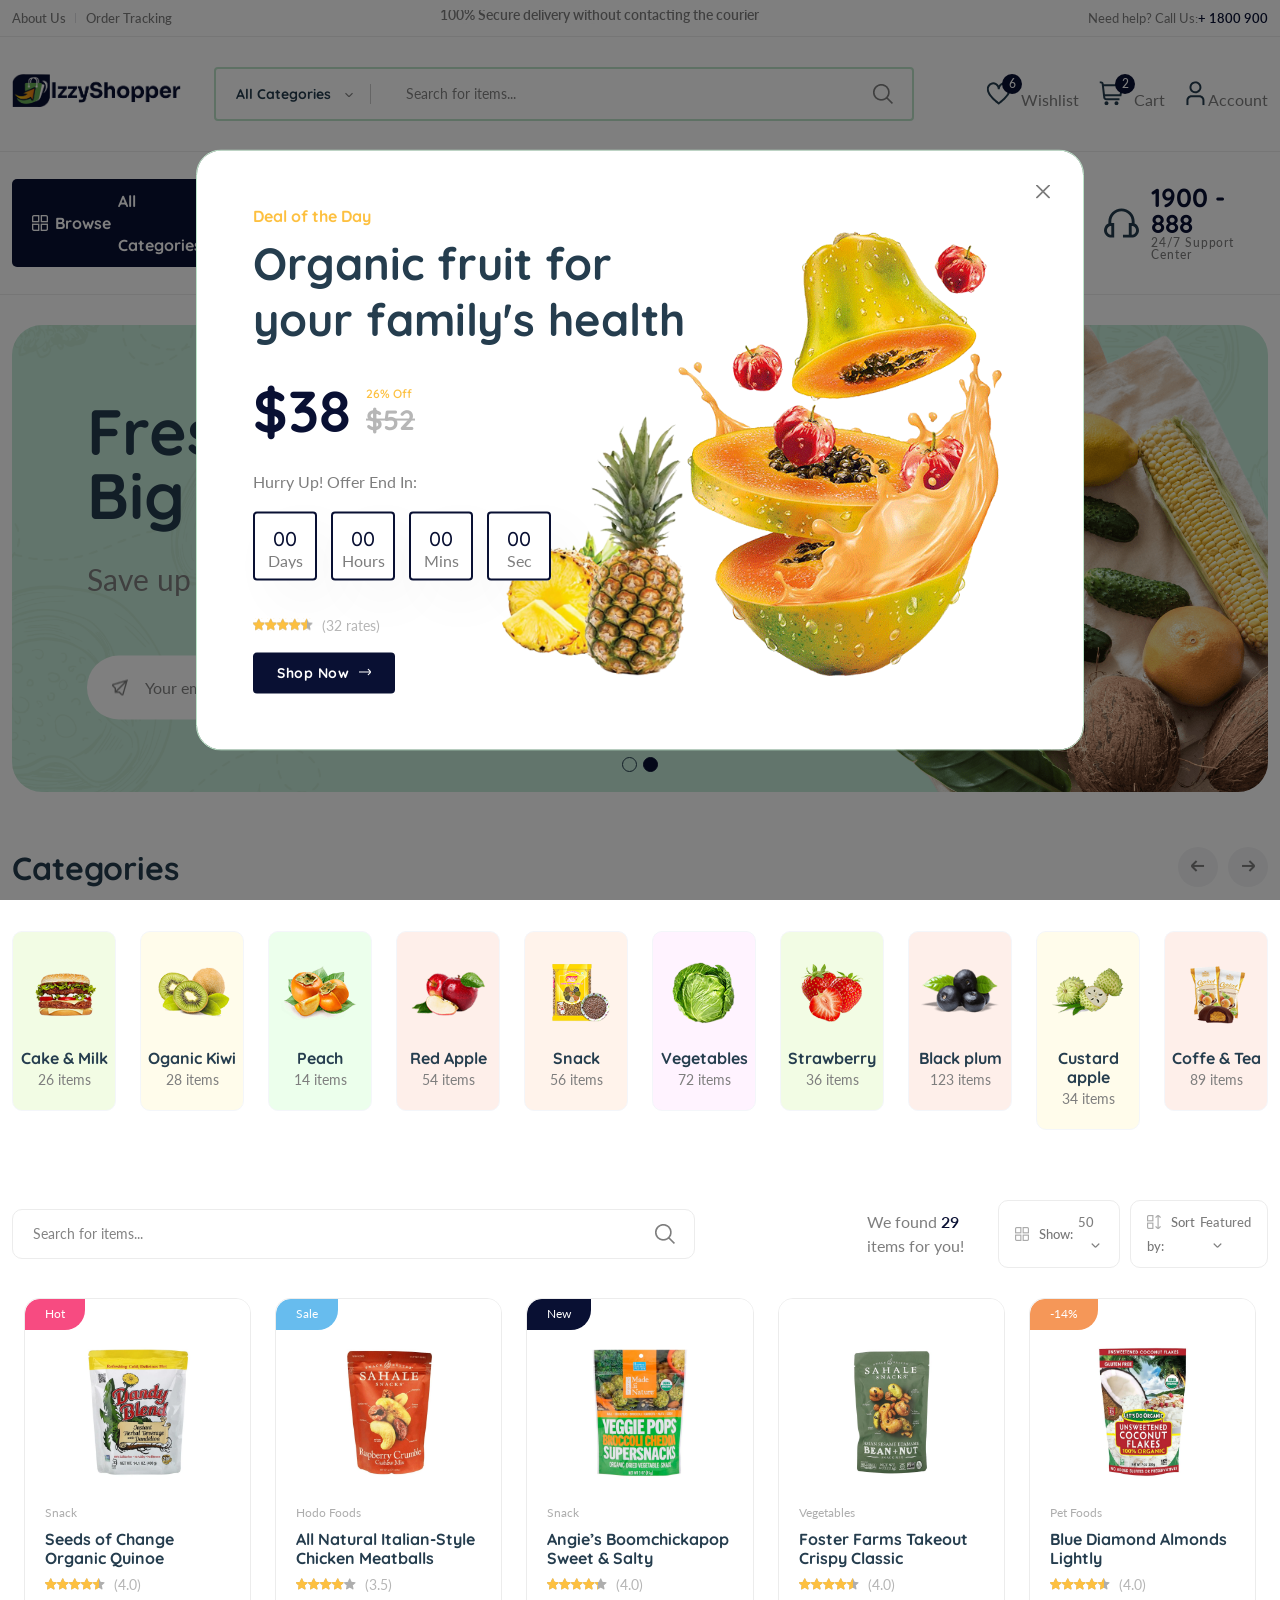
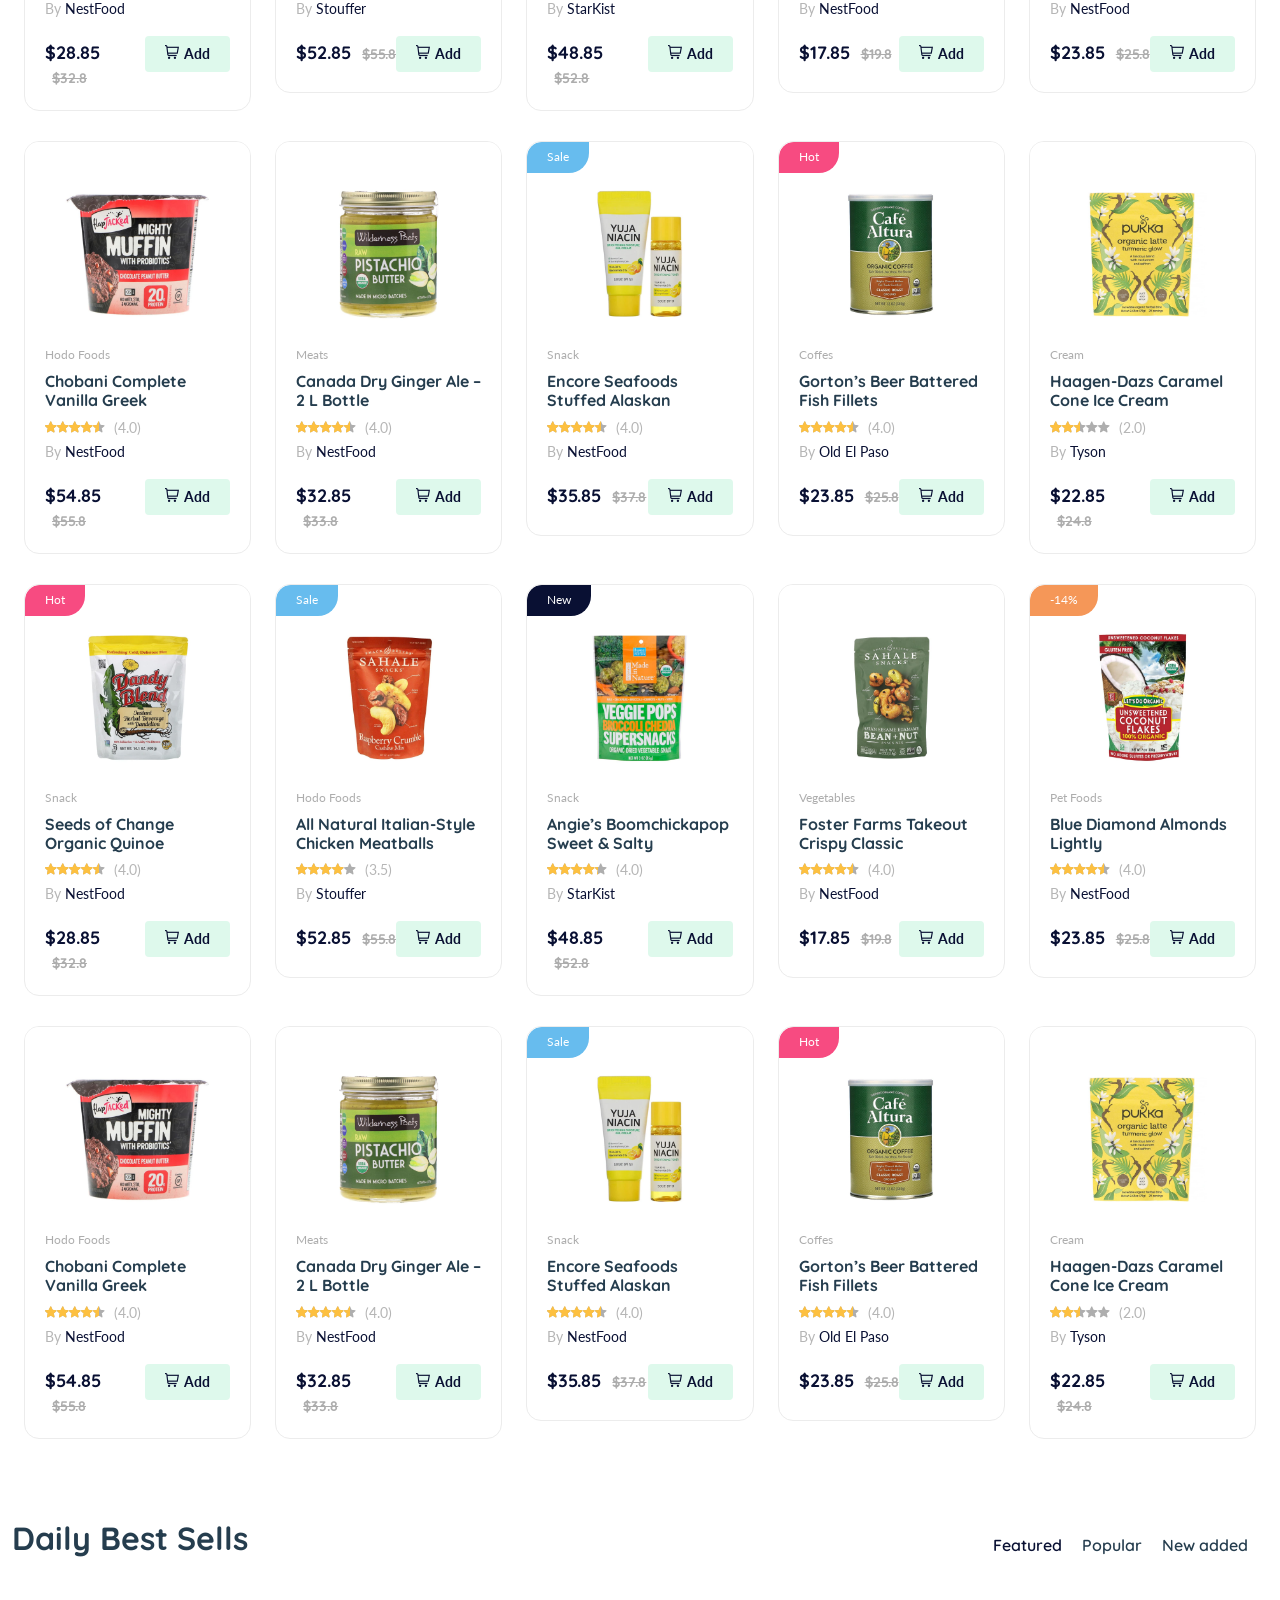
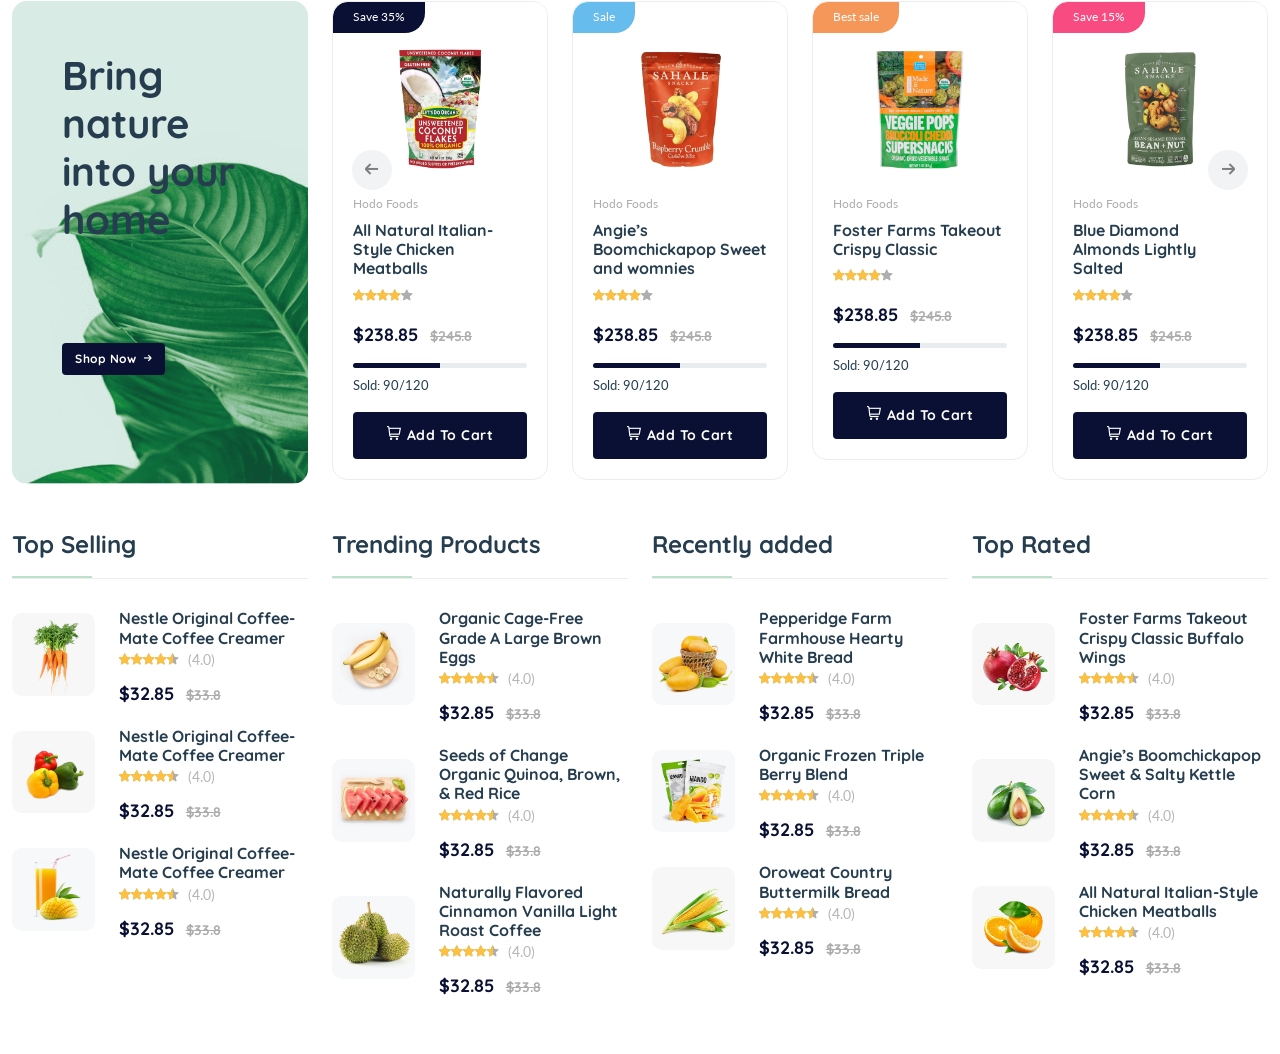
<file: shop.html>
﻿<!DOCTYPE html>
<html class="no-js" lang="en">

<head>
    <meta charset="utf-8" />
    <title>IzzyShopper - Shop</title>
    <meta http-equiv="x-ua-compatible" content="ie=edge" />
    <meta name="description" content="" />
    <meta name="viewport" content="width=device-width, initial-scale=1" />
    <meta property="og:title" content="" />
    <meta property="og:type" content="" />
    <meta property="og:url" content="" />
    <meta property="og:image" content="" />
    <!-- Favicon -->
    <link rel="shortcut icon" type="image/x-icon" href="assets/imgs/theme/favicon.png" />
    <!-- Template CSS -->
    <link rel="stylesheet" href="assets/css/plugins/animate.min.css" />
    <link rel="stylesheet" href="assets/css/main.css?v=5.6" />
</head>

<body>
    <!-- Modal -->
    <div class="modal fade custom-modal" id="onloadModal" tabindex="-1" aria-labelledby="onloadModalLabel" aria-hidden="true">
        <div class="modal-dialog">
            <div class="modal-content">
                <button type="button" class="btn-close" data-bs-dismiss="modal" aria-label="Close"></button>
                <div class="modal-body">
                    <div class="deal" style="background-image: url('assets/imgs/banner/popup-1.png')">
                        <div class="deal-top">
                            <h6 class="mb-10 text-brand-2">Deal of the Day</h6>
                        </div>
                        <div class="deal-content detail-info">
                            <h4 class="product-title"><a href="shop-product-right.html" class="text-heading">Organic fruit for your family's health</a></h4>
                            <div class="clearfix product-price-cover">
                                <div class="product-price primary-color float-left">
                                    <span class="current-price text-brand">$38</span>
                                    <span>
                                        <span class="save-price font-md color3 ml-15">26% Off</span>
                                        <span class="old-price font-md ml-15">$52</span>
                                    </span>
                                </div>
                            </div>
                        </div>
                        <div class="deal-bottom">
                            <p class="mb-20">Hurry Up! Offer End In:</p>
                            <div class="deals-countdown pl-5" data-countdown="2025/03/25 00:00:00">
                                <span class="countdown-section"><span class="countdown-amount hover-up">03</span><span class="countdown-period"> days </span></span><span class="countdown-section"><span class="countdown-amount hover-up">02</span><span class="countdown-period"> hours </span></span><span class="countdown-section"><span class="countdown-amount hover-up">43</span><span class="countdown-period"> mins </span></span><span class="countdown-section"><span class="countdown-amount hover-up">29</span><span class="countdown-period"> sec </span></span>
                            </div>
                            <div class="product-detail-rating">
                                <div class="product-rate-cover text-end">
                                    <div class="product-rate d-inline-block">
                                        <div class="product-rating" style="width: 90%"></div>
                                    </div>
                                    <span class="font-small ml-5 text-muted"> (32 rates)</span>
                                </div>
                            </div>
                            <a href="shop-grid-right.html" class="btn hover-up">Shop Now <i class="fi-rs-arrow-right"></i></a>
                        </div>
                    </div>
                </div>
            </div>
        </div>
    </div>
    <!-- Quick view -->
    <div class="modal fade custom-modal" id="quickViewModal" tabindex="-1" aria-labelledby="quickViewModalLabel" aria-hidden="true">
        <div class="modal-dialog">
            <div class="modal-content">
                <button type="button" class="btn-close" data-bs-dismiss="modal" aria-label="Close"></button>
                <div class="modal-body">
                    <div class="row">
                        <div class="col-md-6 col-sm-12 col-xs-12 mb-md-0 mb-sm-5">
                            <div class="detail-gallery">
                                <span class="zoom-icon"><i class="fi-rs-search"></i></span>
                                <!-- MAIN SLIDES -->
                                <div class="product-image-slider">
                                    <figure class="border-radius-10">
                                        <img src="assets/imgs/shop/product-16-2.jpg" alt="product image" />
                                    </figure>
                                    <figure class="border-radius-10">
                                        <img src="assets/imgs/shop/product-16-1.jpg" alt="product image" />
                                    </figure>
                                    <figure class="border-radius-10">
                                        <img src="assets/imgs/shop/product-16-3.jpg" alt="product image" />
                                    </figure>
                                    <figure class="border-radius-10">
                                        <img src="assets/imgs/shop/product-16-4.jpg" alt="product image" />
                                    </figure>
                                    <figure class="border-radius-10">
                                        <img src="assets/imgs/shop/product-16-5.jpg" alt="product image" />
                                    </figure>
                                    <figure class="border-radius-10">
                                        <img src="assets/imgs/shop/product-16-6.jpg" alt="product image" />
                                    </figure>
                                    <figure class="border-radius-10">
                                        <img src="assets/imgs/shop/product-16-7.jpg" alt="product image" />
                                    </figure>
                                </div>
                                <!-- THUMBNAILS -->
                                <div class="slider-nav-thumbnails">
                                    <div><img src="assets/imgs/shop/thumbnail-3.jpg" alt="product image" /></div>
                                    <div><img src="assets/imgs/shop/thumbnail-4.jpg" alt="product image" /></div>
                                    <div><img src="assets/imgs/shop/thumbnail-5.jpg" alt="product image" /></div>
                                    <div><img src="assets/imgs/shop/thumbnail-6.jpg" alt="product image" /></div>
                                    <div><img src="assets/imgs/shop/thumbnail-7.jpg" alt="product image" /></div>
                                    <div><img src="assets/imgs/shop/thumbnail-8.jpg" alt="product image" /></div>
                                    <div><img src="assets/imgs/shop/thumbnail-9.jpg" alt="product image" /></div>
                                </div>
                            </div>
                            <!-- End Gallery -->
                        </div>
                        <div class="col-md-6 col-sm-12 col-xs-12">
                            <div class="detail-info pr-30 pl-30">
                                <span class="stock-status out-stock"> Sale Off </span>
                                <h3 class="title-detail"><a href="shop-product-right.html" class="text-heading">Seeds of Change Organic Quinoa, Brown</a></h3>
                                <div class="product-detail-rating">
                                    <div class="product-rate-cover text-end">
                                        <div class="product-rate d-inline-block">
                                            <div class="product-rating" style="width: 90%"></div>
                                        </div>
                                        <span class="font-small ml-5 text-muted"> (32 reviews)</span>
                                    </div>
                                </div>
                                <div class="clearfix product-price-cover">
                                    <div class="product-price primary-color float-left">
                                        <span class="current-price text-brand">$38</span>
                                        <span>
                                            <span class="save-price font-md color3 ml-15">26% Off</span>
                                            <span class="old-price font-md ml-15">$52</span>
                                        </span>
                                    </div>
                                </div>
                                <div class="detail-extralink mb-30">
                                    <div class="detail-qty border radius">
                                        <a href="#" class="qty-down"><i class="fi-rs-angle-small-down"></i></a>
                                        <span class="qty-val">1</span>
                                        <a href="#" class="qty-up"><i class="fi-rs-angle-small-up"></i></a>
                                    </div>
                                    <div class="product-extra-link2">
                                        <button type="submit" class="button button-add-to-cart"><i class="fi-rs-shopping-cart"></i>Add to cart</button>
                                    </div>
                                </div>
                                <div class="font-xs">
                                    <ul>
                                        <li class="mb-5">Vendor: <span class="text-brand">Nest</span></li>
                                        <li class="mb-5">MFG:<span class="text-brand"> Jun 4.2022</span></li>
                                    </ul>
                                </div>
                            </div>
                            <!-- Detail Info -->
                        </div>
                    </div>
                </div>
            </div>
        </div>
    </div>

    <header class="header-area header-style-1 header-height-2">
        <div class="mobile-promotion">
            <span>Grand opening, <strong>up to 15%</strong> off all items. Only <strong>3 days</strong> left</span>
        </div>
        <div class="header-top header-top-ptb-1 d-none d-lg-block">
            <div class="container">
                <div class="row align-items-center">
                    <div class="col-xl-3 col-lg-4">
                        <div class="header-info">
                            <ul>
                                <li><a href="page-about.htlm">About Us</a></li>
                                <li><a href="shop-order.html">Order Tracking</a></li>
                            </ul>
                        </div>
                    </div>
                    <div class="col-xl-6 col-lg-4">
                        <div class="text-center">
                            <div id="news-flash" class="d-inline-block">
                                <ul>
                                    <li>100% Secure delivery without contacting the courier</li>
                                    <li>Supper Value Deals - Save more with coupons</li>
                                    <li>Trendy 25silver jewelry, save up 35% off today</li>
                                </ul>
                            </div>
                        </div>
                    </div>
                    <div class="col-xl-3 col-lg-4">
                        <div class="header-info header-info-right">
                            <ul>
                                <li>Need help? Call Us: <strong class="text-brand"> + 1800 900</strong></li>                               
                                 
                            </ul>
                        </div>
                    </div>
                </div>
            </div>
        </div>
        <div class="header-middle header-middle-ptb-1 d-none d-lg-block">
            <div class="container">
                <div class="header-wrap">
                    <div class="logo">
                        <a href="shop.html"><img src="assets/imgs/theme/logo.png" alt="logo" /></a>
                    </div>
                    <div class="header-right">
                        <div class="search-style-2">
                            <form action="#">
                                <select class="select-active">
                                    <option>All Categories</option>
                                    <option>Milks and Dairies</option>
                                    <option>Wines & Alcohol</option>
                                    <option>Clothing & Beauty</option>
                                    <option>Pet Foods & Toy</option>
                                    <option>Fast food</option>
                                    <option>Baking material</option>
                                    <option>Vegetables</option>
                                    <option>Fresh Seafood</option>
                                    <option>Noodles & Rice</option>
                                    <option>Ice cream</option>
                                </select>
                                <input type="text" placeholder="Search for items..." />
                            </form>
                        </div>
                        <div class="header-action-right">
                            <div class="header-action-2">
                               
                                <div class="header-action-icon-2">
                                    <a href="shop-wishlist.html">
                                        <img class="svgInject" alt="Nest" src="assets/imgs/theme/icons/icon-heart.svg" />
                                        <span class="pro-count blue">6</span>
                                    </a>
                                    <a href="shop-wishlist.html"><span class="lable">Wishlist</span></a>
                                </div>
                                <div class="header-action-icon-2">
                                    <a class="mini-cart-icon" href="cart.html">
                                        <img alt="Nest" src="assets/imgs/theme/icons/icon-cart.svg" />
                                        <span class="pro-count blue">2</span>
                                    </a>
                                    <a href="cart.html"><span class="lable">Cart</span></a>
                                    <div class="cart-dropdown-wrap cart-dropdown-hm2">
                                        <ul>
                                            <li>
                                                <div class="shopping-cart-img">
                                                    <a href="shop-product-right.html"><img alt="Nest" src="assets/imgs/shop/thumbnail-3.jpg" /></a>
                                                </div>
                                                <div class="shopping-cart-title">
                                                    <h4><a href="shop-product-right.html">Daisy Casual Bag</a></h4>
                                                    <h4><span>1 × </span>$800.00</h4>
                                                </div>
                                                <div class="shopping-cart-delete">
                                                    <a href="#"><i class="fi-rs-cross-small"></i></a>
                                                </div>
                                            </li>
                                            <li>
                                                <div class="shopping-cart-img">
                                                    <a href="shop-product-right.html"><img alt="Nest" src="assets/imgs/shop/thumbnail-2.jpg" /></a>
                                                </div>
                                                <div class="shopping-cart-title">
                                                    <h4><a href="shop-product-right.html">Corduroy Shirts</a></h4>
                                                    <h4><span>1 × </span>$3200.00</h4>
                                                </div>
                                                <div class="shopping-cart-delete">
                                                    <a href="#"><i class="fi-rs-cross-small"></i></a>
                                                </div>
                                            </li>
                                        </ul>
                                        <div class="shopping-cart-footer">
                                            <div class="shopping-cart-total">
                                                <h4>Total <span>$4000.00</span></h4>
                                            </div>
                                            <div class="shopping-cart-button">
                                                <a href="cart.html" class="outline">View cart</a>
                                                <a href="checkout.html">Checkout</a>
                                            </div>
                                        </div>
                                    </div>
                                </div>
                                <div class="header-action-icon-2">
                                    <a href="page-account.html">
                                        <img class="svgInject" alt="Nest" src="assets/imgs/theme/icons/icon-user.svg" />
                                    </a>
                                    <a href="page-account.html"><span class="lable ml-0">Account</span></a>
                                    <div class="cart-dropdown-wrap cart-dropdown-hm2 account-dropdown">
                                        <ul>
                                            <li>
                                                <a href="page-account.html"><i class="fi fi-rs-user mr-10"></i>My Account</a>
                                            </li>
                                            <li>
                                                <a href="page-account.html"><i class="fi fi-rs-location-alt mr-10"></i>Order Tracking</a>
                                            </li>
                                            <li>
                                                <a href="page-account.html"><i class="fi fi-rs-label mr-10"></i>My Voucher</a>
                                            </li>
                                            <li>
                                                <a href="shop-wishlist.html"><i class="fi fi-rs-heart mr-10"></i>My Wishlist</a>
                                            </li>
                                            <li>
                                                <a href="page-account.html"><i class="fi fi-rs-settings-sliders mr-10"></i>Setting</a>
                                            </li>
                                            <li>
                                                <a href="page-login.html"><i class="fi fi-rs-sign-out mr-10"></i>Sign out</a>
                                            </li>
                                        </ul>
                                    </div>
                                </div>
                            </div>
                        </div>
                    </div>
                </div>
            </div>
        </div>
        <div class="header-bottom header-bottom-bg-color sticky-bar">
            <div class="container">
                <div class="header-wrap header-space-between position-relative">
                    <div class="logo logo-width-1 d-block d-lg-none ml-60">
                        <a href="shop.html"><img src="assets/imgs/theme/logo.png" alt="logo" /></a>
                    </div>
                    <div class="header-nav d-none d-lg-flex">
                        <div class="main-categori-wrap d-none d-lg-block">
                            <a class="categories-button-active" href="#">
                                <span class="fi-rs-apps"></span> <span class="et">Browse</span> All Categories
                                <i class="fi-rs-angle-down"></i>
                            </a>
                            <div class="categories-dropdown-wrap categories-dropdown-active-large font-heading">
                                <div class="d-flex categori-dropdown-inner">
                                    <ul>
                                        <li>
                                            <a href="shop-grid-right.html"> <img src="assets/imgs/theme/icons/category-1.svg" alt="" />Milks and Dairies</a>
                                        </li>
                                        <li>
                                            <a href="shop-grid-right.html"> <img src="assets/imgs/theme/icons/category-2.svg" alt="" />Clothing & beauty</a>
                                        </li>
                                        <li>
                                            <a href="shop-grid-right.html"> <img src="assets/imgs/theme/icons/category-3.svg" alt="" />Pet Foods & Toy</a>
                                        </li>
                                        <li>
                                            <a href="shop-grid-right.html"> <img src="assets/imgs/theme/icons/category-4.svg" alt="" />Baking material</a>
                                        </li>
                                        <li>
                                            <a href="shop-grid-right.html"> <img src="assets/imgs/theme/icons/category-5.svg" alt="" />Fresh Fruit</a>
                                        </li>
                                    </ul>
                                    <ul class="end">
                                        <li>
                                            <a href="shop-grid-right.html"> <img src="assets/imgs/theme/icons/category-6.svg" alt="" />Wines & Drinks</a>
                                        </li>
                                        <li>
                                            <a href="shop-grid-right.html"> <img src="assets/imgs/theme/icons/category-7.svg" alt="" />Fresh Seafood</a>
                                        </li>
                                        <li>
                                            <a href="shop-grid-right.html"> <img src="assets/imgs/theme/icons/category-8.svg" alt="" />Fast food</a>
                                        </li>
                                        <li>
                                            <a href="shop-grid-right.html"> <img src="assets/imgs/theme/icons/category-9.svg" alt="" />Vegetables</a>
                                        </li>
                                        <li>
                                            <a href="shop-grid-right.html"> <img src="assets/imgs/theme/icons/category-10.svg" alt="" />Bread and Juice</a>
                                        </li>
                                    </ul>
                                </div>
                                <div class="more_slide_open" style="display: none">
                                    <div class="d-flex categori-dropdown-inner">
                                        <ul>
                                            <li>
                                                <a href="shop-grid-right.html"> <img src="assets/imgs/theme/icons/icon-1.svg" alt="" />Milks and Dairies</a>
                                            </li>
                                            <li>
                                                <a href="shop-grid-right.html"> <img src="assets/imgs/theme/icons/icon-2.svg" alt="" />Clothing & beauty</a>
                                            </li>
                                        </ul>
                                        <ul class="end">
                                            <li>
                                                <a href="shop-grid-right.html"> <img src="assets/imgs/theme/icons/icon-3.svg" alt="" />Wines & Drinks</a>
                                            </li>
                                            <li>
                                                <a href="shop-grid-right.html"> <img src="assets/imgs/theme/icons/icon-4.svg" alt="" />Fresh Seafood</a>
                                            </li>
                                        </ul>
                                    </div>
                                </div>
                                <div class="more_categories"><span class="icon"></span> <span class="heading-sm-1">Show more...</span></div>
                            </div>
                        </div>
                        <!-- Menu -->
                        <div class="main-menu main-menu-padding-1 main-menu-lh-2 d-none d-lg-block font-heading">
                            <nav>
                                <ul>
                                    <li class="hot-deals"><img src="assets/imgs/theme/icons/icon-hot.svg" alt="hot deals" /><a href="shop-grid-right.html">Deals</a></li>
                                    <li>
                                        <a class="active" href="shop.html">Home <i class="fi-rs-angle-down"></i></a>
                                        <ul class="sub-menu">
                                            <li><a href="shop.html">Home 1</a></li>
                                            <li><a href="index-2.html">Home 2</a></li>
                                            <li><a href="index-3.html">Home 3</a></li>
                                            <li><a href="index-4.html">Home 4</a></li>
                                            <li><a href="index-5.html">Home 5</a></li>
                                            <li><a href="index-6.html">Home 6</a></li>
                                        </ul>
                                    </li>
                                    <li>
                                        <a href="page-about.html">About</a>
                                    </li>
                                    <li>
                                        <a href="shop-grid-right.html">Shop <i class="fi-rs-angle-down"></i></a>
                                        <ul class="sub-menu">
                                            <li><a href="shop-grid-right.html">Shop Grid – Right Sidebar</a></li>
                                            <li><a href="shop-grid-left.html">Shop Grid – Left Sidebar</a></li>
                                            <li><a href="shop-list-right.html">Shop List – Right Sidebar</a></li>
                                            <li><a href="shop-list-left.html">Shop List – Left Sidebar</a></li>
                                            <li><a href="shop-fullwidth.html">Shop - Wide</a></li>
                                            <li>
                                                <a href="#">Single Product <i class="fi-rs-angle-right"></i></a>
                                                <ul class="level-menu">
                                                    <li><a href="shop-product-right.html">Product – Right Sidebar</a></li>
                                                    <li><a href="shop-product-left.html">Product – Left Sidebar</a></li>
                                                    <li><a href="single-product.html">Product – No sidebar</a></li>
                                                    <li><a href="shop-product-vendor.html">Product – Vendor Info</a></li>
                                                </ul>
                                            </li>
                                            <li><a href="shop-filter.html">Shop – Filter</a></li>
                                            <li><a href="shop-wishlist.html">Shop – Wishlist</a></li>
                                            <li><a href="cart.html">Shop – Cart</a></li>
                                            <li><a href="checkout.html">Shop – Checkout</a></li>
                                            <li><a href="shop-compare.html">Shop – Compare</a></li>
                                            <li>
                                                <a href="#">Shop Invoice<i class="fi-rs-angle-right"></i></a>
                                                <ul class="level-menu">
                                                    <li><a href="shop-invoice-1.html">Shop Invoice 1</a></li>
                                                    <li><a href="shop-invoice-2.html">Shop Invoice 2</a></li>
                                                    <li><a href="shop-invoice-3.html">Shop Invoice 3</a></li>
                                                    <li><a href="shop-invoice-4.html">Shop Invoice 4</a></li>
                                                    <li><a href="shop-invoice-5.html">Shop Invoice 5</a></li>
                                                    <li><a href="shop-invoice-6.html">Shop Invoice 6</a></li>
                                                </ul>
                                            </li>
                                        </ul>
                                    </li>
                                    <li>
                                        <a href="#">Vendors <i class="fi-rs-angle-down"></i></a>
                                        <ul class="sub-menu">
                                            <li><a href="vendors-grid.html">Vendors Grid</a></li>
                                            <li><a href="vendors-list.html">Vendors List</a></li>
                                            <li><a href="vendor-details-1.html">Vendor Details 01</a></li>
                                            <li><a href="vendor-details-2.html">Vendor Details 02</a></li>
                                            <li><a href="vendor-dashboard.html">Vendor Dashboard</a></li>
                                            <li><a href="vendor-guide.html">Vendor Guide</a></li>
                                        </ul>
                                    </li>
                                    <li class="position-static">
                                        <a href="#">Mega menu <i class="fi-rs-angle-down"></i></a>
                                        <ul class="mega-menu">
                                            <li class="sub-mega-menu sub-mega-menu-width-22">
                                                <a class="menu-title" href="#">Fruit & Vegetables</a>
                                                <ul>
                                                    <li><a href="shop-product-right.html">Meat & Poultry</a></li>
                                                    <li><a href="shop-product-right.html">Fresh Vegetables</a></li>
                                                    <li><a href="shop-product-right.html">Herbs & Seasonings</a></li>
                                                    <li><a href="shop-product-right.html">Cuts & Sprouts</a></li>
                                                    <li><a href="shop-product-right.html">Exotic Fruits & Veggies</a></li>
                                                    <li><a href="shop-product-right.html">Packaged Produce</a></li>
                                                </ul>
                                            </li>
                                            <li class="sub-mega-menu sub-mega-menu-width-22">
                                                <a class="menu-title" href="#">Breakfast & Dairy</a>
                                                <ul>
                                                    <li><a href="shop-product-right.html">Milk & Flavoured Milk</a></li>
                                                    <li><a href="shop-product-right.html">Butter and Margarine</a></li>
                                                    <li><a href="shop-product-right.html">Eggs Substitutes</a></li>
                                                    <li><a href="shop-product-right.html">Marmalades</a></li>
                                                    <li><a href="shop-product-right.html">Sour Cream</a></li>
                                                    <li><a href="shop-product-right.html">Cheese</a></li>
                                                </ul>
                                            </li>
                                            <li class="sub-mega-menu sub-mega-menu-width-22">
                                                <a class="menu-title" href="#">Meat & Seafood</a>
                                                <ul>
                                                    <li><a href="shop-product-right.html">Breakfast Sausage</a></li>
                                                    <li><a href="shop-product-right.html">Dinner Sausage</a></li>
                                                    <li><a href="shop-product-right.html">Chicken</a></li>
                                                    <li><a href="shop-product-right.html">Sliced Deli Meat</a></li>
                                                    <li><a href="shop-product-right.html">Wild Caught Fillets</a></li>
                                                    <li><a href="shop-product-right.html">Crab and Shellfish</a></li>
                                                </ul>
                                            </li>
                                            <li class="sub-mega-menu sub-mega-menu-width-34">
                                                <div class="menu-banner-wrap">
                                                    <a href="shop-product-right.html"><img src="assets/imgs/banner/banner-menu.png" alt="Nest" /></a>
                                                    <div class="menu-banner-content">
                                                        <h4>Hot deals</h4>
                                                        <h3>
                                                            Don't miss<br />
                                                            Trending
                                                        </h3>
                                                        <div class="menu-banner-price">
                                                            <span class="new-price text-success">Save to 50%</span>
                                                        </div>
                                                        <div class="menu-banner-btn">
                                                            <a href="shop-product-right.html">Shop now</a>
                                                        </div>
                                                    </div>
                                                    <div class="menu-banner-discount">
                                                        <h3>
                                                            <span>25%</span>
                                                            off
                                                        </h3>
                                                    </div>
                                                </div>
                                            </li>
                                        </ul>
                                    </li>
                                    <li>
                                        <a href="blog-category-grid.html">Blog <i class="fi-rs-angle-down"></i></a>
                                        <ul class="sub-menu">
                                            <li><a href="blog-category-grid.html">Blog Category Grid</a></li>
                                            <li><a href="blog-category-list.html">Blog Category List</a></li>
                                            <li><a href="blog-category-big.html">Blog Category Big</a></li>
                                            <li><a href="blog-category-fullwidth.html">Blog Category Wide</a></li>
                                            <li>
                                                <a href="#">Single Post <i class="fi-rs-angle-right"></i></a>
                                                <ul class="level-menu level-menu-modify">
                                                    <li><a href="blog-post-left.html">Left Sidebar</a></li>
                                                    <li><a href="blog-post-right.html">Right Sidebar</a></li>
                                                    <li><a href="blog-post-fullwidth.html">No Sidebar</a></li>
                                                </ul>
                                            </li>
                                        </ul>
                                    </li>
                                    <li>
                                        <a href="#">Pages <i class="fi-rs-angle-down"></i></a>
                                        <ul class="sub-menu">
                                            <li><a href="page-about.html">About Us</a></li>
                                            <li><a href="page-contact.html">Contact</a></li>
                                            <li><a href="page-account.html">My Account</a></li>
                                            <li><a href="page-login.html">Login</a></li>
                                            <li><a href="page-register.html">Register</a></li>
                                            <li><a href="page-forgot-password.html">Forgot password</a></li>
                                            <li><a href="page-reset-password.html">Reset password</a></li>
                                            <li><a href="page-purchase-guide.html">Purchase Guide</a></li>
                                            <li><a href="page-privacy-policy.html">Privacy Policy</a></li>
                                            <li><a href="page-terms.html">Terms of Service</a></li>
                                            <li><a href="page-404.html">404 Page</a></li>
                                        </ul>
                                    </li>
                                    <li>
                                        <a href="page-contact.html">Contact</a>
                                    </li>
                                </ul>
                            </nav>
                        </div>
                        <!-- Menu ends Here -->
                    </div>
                    <!-- Hotline Contact -->
                    <div class="hotline d-none d-lg-flex">
                        <img src="assets/imgs/theme/icons/icon-headphone.svg" alt="hotline" />
                        <p>1900 - 888<span>24/7 Support Center</span></p>
                    </div>
                    <!-- Hotline Contact ends Here-->

                    <div class="header-action-icon-2 d-block d-lg-none">
                        <div class="burger-icon burger-icon-white">
                            <span class="burger-icon-top"></span>
                            <span class="burger-icon-mid"></span>
                            <span class="burger-icon-bottom"></span>
                        </div>
                    </div>
                    <div class="header-action-right d-block d-lg-none">
                        <div class="header-action-2">
                            <!-- WishList Icon -->
                            <div class="header-action-icon-2">
                                <a href="shop-wishlist.html">
                                    <img alt="Nest" src="assets/imgs/theme/icons/icon-heart.svg" />
                                    <span class="pro-count white">4</span>
                                </a>
                            </div>
                            <!-- Cart Icon -->
                            <div class="header-action-icon-2">
                                <a class="mini-cart-icon" href="#">
                                    <img alt="Nest" src="assets/imgs/theme/icons/icon-cart.svg" />
                                    <span class="pro-count white">2</span>
                                </a>
                                <!-- Cart Dropdown Content for Quick View -->
                                <div class="cart-dropdown-wrap cart-dropdown-hm2">
                                    <ul>
                                        <li>
                                            <div class="shopping-cart-img">
                                                <a href="shop-product-right.html"><img alt="Nest" src="assets/imgs/shop/thumbnail-3.jpg" /></a>
                                            </div>
                                            <div class="shopping-cart-title">
                                                <h4><a href="shop-product-right.html">Plain Striola Shirts</a></h4>
                                                <h3><span>1 × </span>$800.00</h3>
                                            </div>
                                            <div class="shopping-cart-delete">
                                                <a href="#"><i class="fi-rs-cross-small"></i></a>
                                            </div>
                                        </li>
                                        <li>
                                            <div class="shopping-cart-img">
                                                <a href="shop-product-right.html"><img alt="Nest" src="assets/imgs/shop/thumbnail-4.jpg" /></a>
                                            </div>
                                            <div class="shopping-cart-title">
                                                <h4><a href="shop-product-right.html">Macbook Pro 2022</a></h4>
                                                <h3><span>1 × </span>$3500.00</h3>
                                            </div>
                                            <div class="shopping-cart-delete">
                                                <a href="#"><i class="fi-rs-cross-small"></i></a>
                                            </div>
                                        </li>
                                    </ul>
                                    <div class="shopping-cart-footer">
                                        <div class="shopping-cart-total">
                                            <h4>Total <span>$383.00</span></h4>
                                        </div>
                                        <div class="shopping-cart-button">
                                            <a href="cart.html">View cart</a>
                                            <a href="checkout.html">Checkout</a>
                                        </div>
                                    </div>
                                </div>
                                <!-- Cart Dropdown Content for Quick View  Ends Here-->
                            </div>
                        </div>
                    </div>
                </div>
            </div>
        </div>
    </header>
    <!-- Desktop Header Ends Here -->

    <div class="mobile-header-active mobile-header-wrapper-style">
        <div class="mobile-header-wrapper-inner">
            <div class="mobile-header-top">
                <div class="mobile-header-logo">
                    <a href="shop.html"><img src="assets/imgs/theme/logo.png" alt="logo" /></a>
                </div>
                <div class="mobile-menu-close close-style-wrap close-style-position-inherit">
                    <button class="close-style search-close">
                        <i class="icon-top"></i>
                        <i class="icon-bottom"></i>
                    </button>
                </div>
            </div>
            <div class="mobile-header-content-area">
                <div class="mobile-search search-style-3 mobile-header-border">
                    <form action="#">
                        <input type="text" placeholder="Search for items…" />
                        <button type="submit"><i class="fi-rs-search"></i></button>
                    </form>
                </div>
                <div class="mobile-menu-wrap mobile-header-border">
                    <!-- mobile menu start -->
                    <nav>
                        <ul class="mobile-menu font-heading">
                            <li class="menu-item-has-children">
                                <a href="shop.html">Home</a>
                            </li>
                            <li class="menu-item-has-children">
                                <a href="#">shop</a>
                            </li>
                            <li class="menu-item-has-children">
                                <a href="#">Blog</a>
                            </li>
                            
                            <li class="menu-item-has-children">
                                <a href="#">Language</a>
                                <ul class="dropdown">
                                    <li><a href="#">English</a></li>
                                    <li><a href="#">French</a></li>
                                    <li><a href="#">German</a></li>
                                    <li><a href="#">Spanish</a></li>
                                </ul>
                            </li>
                        </ul>
                    </nav>
                    <!-- mobile menu end -->
                </div>
                <div class="mobile-header-info-wrap">
                    <div class="single-mobile-header-info">
                        <a href="page-contact.html"><i class="fi-rs-marker"></i> Our location </a>
                    </div>
                    <div class="single-mobile-header-info">
                        <a href="page-login.html"><i class="fi-rs-user"></i>Log In / Sign Up </a>
                    </div>
                    <div class="single-mobile-header-info">
                        <a href="#"><i class="fi-rs-headphones"></i>(+01) - 2345 - 6789 </a>
                    </div>
                </div>
                <div class="mobile-social-icon mb-50">
                    <h6 class="mb-15">Follow Us</h6>
                    <a href="#"><img src="assets/imgs/theme/icons/icon-facebook-white.svg" alt="" /></a>
                    <a href="#"><img src="assets/imgs/theme/icons/icon-twitter-white.svg" alt="" /></a>
                    <a href="#"><img src="assets/imgs/theme/icons/icon-instagram-white.svg" alt="" /></a>
                    <a href="#"><img src="assets/imgs/theme/icons/icon-pinterest-white.svg" alt="" /></a>
                    <a href="#"><img src="assets/imgs/theme/icons/icon-youtube-white.svg" alt="" /></a>
                </div>
                <div class="site-copyright">Copyright 2024 © IzzyShopper. <br>All rights reserved.</div>
                
            </div>
        </div>
    </div>
    <!-- Mobile Header Ends Here -->

    <!--End header-->

    <!-- Main -->
    <main class="main">
        <section class="home-slider position-relative mb-30">
            <div class="container">
                <div class="home-slide-cover mt-30">
                    <div class="hero-slider-1 style-4 dot-style-1 dot-style-1-position-1">
                        <div class="single-hero-slider single-animation-wrap" style="background-image: url(assets/imgs/slider/slider-1.png)">
                            <div class="slider-content">
                                <h1 class="display-2 mb-40">
                                    Don’t miss amazing<br />
                                    grocery deals
                                </h1>
                                <p class="mb-65">Sign up for the daily newsletter</p>
                                <form class="form-subcriber d-flex">
                                    <input type="email" placeholder="Your emaill address" />
                                    <button class="btn" type="submit">Subscribe</button>
                                </form>
                            </div>
                        </div>
                        <div class="single-hero-slider single-animation-wrap" style="background-image: url(assets/imgs/slider/slider-2.png)">
                            <div class="slider-content">
                                <h1 class="display-2 mb-40">
                                    Fresh Vegetables<br />
                                    Big discount
                                </h1>
                                <p class="mb-65">Save up to 50% off on your first order</p>
                                <form class="form-subcriber d-flex">
                                    <input type="email" placeholder="Your emaill address" />
                                    <button class="btn" type="submit">Subscribe</button>
                                </form>
                            </div>
                        </div>
                    </div>
                    <div class="slider-arrow hero-slider-1-arrow"></div>
                </div>
            </div>
        </section>
        <!--End hero slider-->
        <section class="popular-categories section-padding">
            <div class="container wow animate__animated animate__fadeIn">
                <div class="section-title">
                    <div class="title">
                        <h3>Categories</h3>
                    </div>
                    <div class="slider-arrow slider-arrow-2 flex-right carausel-10-columns-arrow" id="carausel-10-columns-arrows"></div>
                </div>
                <div class="carausel-10-columns-cover position-relative">
                    <div class="carausel-10-columns" id="carausel-10-columns">
                        <div class="card-2 bg-9 wow animate__animated animate__fadeInUp" data-wow-delay=".1s">
                            <figure class="img-hover-scale overflow-hidden">
                                <a href="shop-grid-right.html"><img src="assets/imgs/shop/cat-13.png" alt="" /></a>
                            </figure>
                            <h6><a href="shop-grid-right.html">Cake & Milk</a></h6>
                            <span>26 items</span>
                        </div>
                        <div class="card-2 bg-10 wow animate__animated animate__fadeInUp" data-wow-delay=".2s">
                            <figure class="img-hover-scale overflow-hidden">
                                <a href="shop-grid-right.html"><img src="assets/imgs/shop/cat-12.png" alt="" /></a>
                            </figure>
                            <h6><a href="shop-grid-right.html">Oganic Kiwi</a></h6>
                            <span>28 items</span>
                        </div>
                        <div class="card-2 bg-11 wow animate__animated animate__fadeInUp" data-wow-delay=".3s">
                            <figure class="img-hover-scale overflow-hidden">
                                <a href="shop-grid-right.html"><img src="assets/imgs/shop/cat-11.png" alt="" /></a>
                            </figure>
                            <h6><a href="shop-grid-right.html">Peach</a></h6>
                            <span>14 items</span>
                        </div>
                        <div class="card-2 bg-12 wow animate__animated animate__fadeInUp" data-wow-delay=".4s">
                            <figure class="img-hover-scale overflow-hidden">
                                <a href="shop-grid-right.html"><img src="assets/imgs/shop/cat-9.png" alt="" /></a>
                            </figure>
                            <h6><a href="shop-grid-right.html">Red Apple</a></h6>
                            <span>54 items</span>
                        </div>
                        <div class="card-2 bg-13 wow animate__animated animate__fadeInUp" data-wow-delay=".5s">
                            <figure class="img-hover-scale overflow-hidden">
                                <a href="shop-grid-right.html"><img src="assets/imgs/shop/cat-3.png" alt="" /></a>
                            </figure>
                            <h6><a href="shop-grid-right.html">Snack</a></h6>
                            <span>56 items</span>
                        </div>
                        <div class="card-2 bg-14 wow animate__animated animate__fadeInUp" data-wow-delay=".6s">
                            <figure class="img-hover-scale overflow-hidden">
                                <a href="shop-grid-right.html"><img src="assets/imgs/shop/cat-1.png" alt="" /></a>
                            </figure>
                            <h6><a href="shop-grid-right.html">Vegetables</a></h6>
                            <span>72 items</span>
                        </div>
                        <div class="card-2 bg-15 wow animate__animated animate__fadeInUp" data-wow-delay=".7s">
                            <figure class="img-hover-scale overflow-hidden">
                                <a href="shop-grid-right.html"><img src="assets/imgs/shop/cat-2.png" alt="" /></a>
                            </figure>
                            <h6><a href="shop-grid-right.html">Strawberry</a></h6>
                            <span>36 items</span>
                        </div>
                        <div class="card-2 bg-12 wow animate__animated animate__fadeInUp" data-wow-delay=".8s">
                            <figure class="img-hover-scale overflow-hidden">
                                <a href="shop-grid-right.html"><img src="assets/imgs/shop/cat-4.png" alt="" /></a>
                            </figure>
                            <h6><a href="shop-grid-right.html">Black plum</a></h6>
                            <span>123 items</span>
                        </div>
                        <div class="card-2 bg-10 wow animate__animated animate__fadeInUp" data-wow-delay=".9s">
                            <figure class="img-hover-scale overflow-hidden">
                                <a href="shop-grid-right.html"><img src="assets/imgs/shop/cat-5.png" alt="" /></a>
                            </figure>
                            <h6><a href="shop-grid-right.html">Custard apple</a></h6>
                            <span>34 items</span>
                        </div>
                        <div class="card-2 bg-12 wow animate__animated animate__fadeInUp" data-wow-delay="1s">
                            <figure class="img-hover-scale overflow-hidden">
                                <a href="shop-grid-right.html"><img src="assets/imgs/shop/cat-14.png" alt="" /></a>
                            </figure>
                            <h6><a href="shop-grid-right.html">Coffe & Tea</a></h6>
                            <span>89 items</span>
                        </div>
                        <div class="card-2 bg-11 wow animate__animated animate__fadeInUp" data-wow-delay="0s">
                            <figure class="img-hover-scale overflow-hidden">
                                <a href="shop-grid-right.html"><img src="assets/imgs/shop/cat-15.png" alt="" /></a>
                            </figure>
                            <h6><a href="shop-grid-right.html">Headphone</a></h6>
                            <span>87 items</span>
                        </div>
                    </div>
                </div>
            </div>
        </section>
        <!--End category slider-->
        
        <section class="product-tabs section-padding position-relative">
            <div class="container">
               <div class="row ">
                <div class="shop-product-fillter">
                    <div class="search-style-2">
                        <form action="#">
                            <input type="text" placeholder="Search for items...">
                        </form>
                    </div>
                    <div class="totall-product">
                        <p>We found <strong class="text-brand">29</strong> items for you!</p>
                    </div>
                    <div class="sort-by-product-area">
                        <div class="sort-by-cover mr-10">
                            <div class="sort-by-product-wrap">
                                <div class="sort-by">
                                    <span><i class="fi-rs-apps"></i>Show:</span>
                                </div>
                                <div class="sort-by-dropdown-wrap">
                                    <span> 50 <i class="fi-rs-angle-small-down"></i></span>
                                </div>
                            </div>
                            <div class="sort-by-dropdown">
                                <ul>
                                    <li><a class="active" href="#">50</a></li>
                                    <li><a href="#">100</a></li>
                                    <li><a href="#">150</a></li>
                                    <li><a href="#">200</a></li>
                                    <li><a href="#">All</a></li>
                                </ul>
                            </div>
                        </div>
                        <div class="sort-by-cover">
                            <div class="sort-by-product-wrap">
                                <div class="sort-by">
                                    <span><i class="fi-rs-apps-sort"></i>Sort by:</span>
                                </div>
                                <div class="sort-by-dropdown-wrap">
                                    <span> Featured <i class="fi-rs-angle-small-down"></i></span>
                                </div>
                            </div>
                            <div class="sort-by-dropdown">
                                <ul>
                                    <li><a class="active" href="#">Featured</a></li>
                                    <li><a href="#">Price: Low to High</a></li>
                                    <li><a href="#">Price: High to Low</a></li>
                                    <li><a href="#">Release Date</a></li>
                                    <li><a href="#">Avg. Rating</a></li>
                                </ul>
                            </div>
                        </div>
                    </div>
                </div>

                <div class="row product-grid m-auto">
                    <div class="col-lg-1-5 col-md-4 col-12 col-sm-6">
                        <div class="product-cart-wrap mb-30">
                            <div class="product-img-action-wrap">
                                <div class="product-img product-img-zoom">
                                    <a href="shop-product-right.html">
                                        <img class="default-img" src="assets/imgs/shop/product-1-1.jpg" alt="" />
                                        <img class="hover-img" src="assets/imgs/shop/product-1-2.jpg" alt="" />
                                    </a>
                                </div>
                                <div class="product-action-1">
                                    <a aria-label="Add To Wishlist" class="action-btn" href="shop-wishlist.html"><i class="fi-rs-heart"></i></a>
                                    
                                    <a aria-label="Quick view" class="action-btn" data-bs-toggle="modal" data-bs-target="#quickViewModal"><i class="fi-rs-eye"></i></a>
                                </div>
                                <div class="product-badges product-badges-position product-badges-mrg">
                                    <span class="hot">Hot</span>
                                </div>
                            </div>
                            <div class="product-content-wrap">
                                <div class="product-category">
                                    <a href="shop-grid-right.html">Snack</a>
                                </div>
                                <h2><a href="shop-product-right.html">Seeds of Change Organic Quinoe</a></h2>
                                <div class="product-rate-cover">
                                    <div class="product-rate d-inline-block">
                                        <div class="product-rating" style="width: 90%"></div>
                                    </div>
                                    <span class="font-small ml-5 text-muted"> (4.0)</span>
                                </div>
                                <div>
                                    <span class="font-small text-muted">By <a href="vendor-details-1.html">NestFood</a></span>
                                </div>
                                <div class="product-card-bottom">
                                    <div class="product-price">
                                        <span>$28.85</span>
                                        <span class="old-price">$32.8</span>
                                    </div>
                                    <div class="add-cart">
                                        <a class="add" href="cart.html"><i class="fi-rs-shopping-cart mr-5"></i>Add </a>
                                    </div>
                                </div>
                            </div>
                        </div>
                    </div>
                    <!--end product card-->
                    <div class="col-lg-1-5 col-md-4 col-12 col-sm-6">
                        <div class="product-cart-wrap mb-30">
                            <div class="product-img-action-wrap">
                                <div class="product-img product-img-zoom">
                                    <a href="shop-product-right.html">
                                        <img class="default-img" src="assets/imgs/shop/product-2-1.jpg" alt="" />
                                        <img class="hover-img" src="assets/imgs/shop/product-2-2.jpg" alt="" />
                                    </a>
                                </div>
                                <div class="product-action-1">
                                    <a aria-label="Add To Wishlist" class="action-btn" href="shop-wishlist.html"><i class="fi-rs-heart"></i></a>
                                    
                                    <a aria-label="Quick view" class="action-btn" data-bs-toggle="modal" data-bs-target="#quickViewModal"><i class="fi-rs-eye"></i></a>
                                </div>
                                <div class="product-badges product-badges-position product-badges-mrg">
                                    <span class="sale">Sale</span>
                                </div>
                            </div>
                            <div class="product-content-wrap">
                                <div class="product-category">
                                    <a href="shop-grid-right.html">Hodo Foods</a>
                                </div>
                                <h2><a href="shop-product-right.html">All Natural Italian-Style Chicken Meatballs</a></h2>
                                <div class="product-rate-cover">
                                    <div class="product-rate d-inline-block">
                                        <div class="product-rating" style="width: 80%"></div>
                                    </div>
                                    <span class="font-small ml-5 text-muted"> (3.5)</span>
                                </div>
                                <div>
                                    <span class="font-small text-muted">By <a href="vendor-details-1.html">Stouffer</a></span>
                                </div>
                                <div class="product-card-bottom">
                                    <div class="product-price">
                                        <span>$52.85</span>
                                        <span class="old-price">$55.8</span>
                                    </div>
                                    <div class="add-cart">
                                        <a class="add" href="cart.html"><i class="fi-rs-shopping-cart mr-5"></i>Add </a>
                                    </div>
                                </div>
                            </div>
                        </div>
                    </div>
                    <!--end product card-->
                    <div class="col-lg-1-5 col-md-4 col-12 col-sm-6">
                        <div class="product-cart-wrap mb-30">
                            <div class="product-img-action-wrap">
                                <div class="product-img product-img-zoom">
                                    <a href="shop-product-right.html">
                                        <img class="default-img" src="assets/imgs/shop/product-3-1.jpg" alt="" />
                                        <img class="hover-img" src="assets/imgs/shop/product-3-2.jpg" alt="" />
                                    </a>
                                </div>
                                <div class="product-action-1">
                                    <a aria-label="Add To Wishlist" class="action-btn" href="shop-wishlist.html"><i class="fi-rs-heart"></i></a>
                                    
                                    <a aria-label="Quick view" class="action-btn" data-bs-toggle="modal" data-bs-target="#quickViewModal"><i class="fi-rs-eye"></i></a>
                                </div>
                                <div class="product-badges product-badges-position product-badges-mrg">
                                    <span class="new">New</span>
                                </div>
                            </div>
                            <div class="product-content-wrap">
                                <div class="product-category">
                                    <a href="shop-grid-right.html">Snack</a>
                                </div>
                                <h2><a href="shop-product-right.html">Angie’s Boomchickapop Sweet & Salty</a></h2>
                                <div class="product-rate-cover">
                                    <div class="product-rate d-inline-block">
                                        <div class="product-rating" style="width: 85%"></div>
                                    </div>
                                    <span class="font-small ml-5 text-muted"> (4.0)</span>
                                </div>
                                <div>
                                    <span class="font-small text-muted">By <a href="vendor-details-1.html">StarKist</a></span>
                                </div>
                                <div class="product-card-bottom">
                                    <div class="product-price">
                                        <span>$48.85</span>
                                        <span class="old-price">$52.8</span>
                                    </div>
                                    <div class="add-cart">
                                        <a class="add" href="cart.html"><i class="fi-rs-shopping-cart mr-5"></i>Add </a>
                                    </div>
                                </div>
                            </div>
                        </div>
                    </div>
                    <!--end product card-->
                    <div class="col-lg-1-5 col-md-4 col-12 col-sm-6">
                        <div class="product-cart-wrap mb-30">
                            <div class="product-img-action-wrap">
                                <div class="product-img product-img-zoom">
                                    <a href="shop-product-right.html">
                                        <img class="default-img" src="assets/imgs/shop/product-4-1.jpg" alt="" />
                                        <img class="hover-img" src="assets/imgs/shop/product-4-2.jpg" alt="" />
                                    </a>
                                </div>
                                <div class="product-action-1">
                                    <a aria-label="Add To Wishlist" class="action-btn" href="shop-wishlist.html"><i class="fi-rs-heart"></i></a>
                                    
                                    <a aria-label="Quick view" class="action-btn" data-bs-toggle="modal" data-bs-target="#quickViewModal"><i class="fi-rs-eye"></i></a>
                                </div>
                            </div>
                            <div class="product-content-wrap">
                                <div class="product-category">
                                    <a href="shop-grid-right.html">Vegetables</a>
                                </div>
                                <h2><a href="shop-product-right.html">Foster Farms Takeout Crispy Classic</a></h2>
                                <div class="product-rate-cover">
                                    <div class="product-rate d-inline-block">
                                        <div class="product-rating" style="width: 90%"></div>
                                    </div>
                                    <span class="font-small ml-5 text-muted"> (4.0)</span>
                                </div>
                                <div>
                                    <span class="font-small text-muted">By <a href="vendor-details-1.html">NestFood</a></span>
                                </div>
                                <div class="product-card-bottom">
                                    <div class="product-price">
                                        <span>$17.85</span>
                                        <span class="old-price">$19.8</span>
                                    </div>
                                    <div class="add-cart">
                                        <a class="add" href="cart.html"><i class="fi-rs-shopping-cart mr-5"></i>Add </a>
                                    </div>
                                </div>
                            </div>
                        </div>
                    </div>
                    <!--end product card-->
                    <div class="col-lg-1-5 col-md-4 col-12 col-sm-6">
                        <div class="product-cart-wrap mb-30">
                            <div class="product-img-action-wrap">
                                <div class="product-img product-img-zoom">
                                    <a href="shop-product-right.html">
                                        <img class="default-img" src="assets/imgs/shop/product-5-1.jpg" alt="" />
                                        <img class="hover-img" src="assets/imgs/shop/product-5-2.jpg" alt="" />
                                    </a>
                                </div>
                                <div class="product-action-1">
                                    <a aria-label="Add To Wishlist" class="action-btn" href="shop-wishlist.html"><i class="fi-rs-heart"></i></a>
                                    
                                    <a aria-label="Quick view" class="action-btn" data-bs-toggle="modal" data-bs-target="#quickViewModal"><i class="fi-rs-eye"></i></a>
                                </div>
                                <div class="product-badges product-badges-position product-badges-mrg">
                                    <span class="best">-14%</span>
                                </div>
                            </div>
                            <div class="product-content-wrap">
                                <div class="product-category">
                                    <a href="shop-grid-right.html">Pet Foods</a>
                                </div>
                                <h2><a href="shop-product-right.html">Blue Diamond Almonds Lightly</a></h2>
                                <div class="product-rate-cover">
                                    <div class="product-rate d-inline-block">
                                        <div class="product-rating" style="width: 90%"></div>
                                    </div>
                                    <span class="font-small ml-5 text-muted"> (4.0)</span>
                                </div>
                                <div>
                                    <span class="font-small text-muted">By <a href="vendor-details-1.html">NestFood</a></span>
                                </div>
                                <div class="product-card-bottom">
                                    <div class="product-price">
                                        <span>$23.85</span>
                                        <span class="old-price">$25.8</span>
                                    </div>
                                    <div class="add-cart">
                                        <a class="add" href="cart.html"><i class="fi-rs-shopping-cart mr-5"></i>Add </a>
                                    </div>
                                </div>
                            </div>
                        </div>
                    </div>
                    <!--end product card-->
                    <div class="col-lg-1-5 col-md-4 col-12 col-sm-6">
                        <div class="product-cart-wrap mb-30">
                            <div class="product-img-action-wrap">
                                <div class="product-img product-img-zoom">
                                    <a href="shop-product-right.html">
                                        <img class="default-img" src="assets/imgs/shop/product-6-1.jpg" alt="" />
                                        <img class="hover-img" src="assets/imgs/shop/product-6-2.jpg" alt="" />
                                    </a>
                                </div>
                                <div class="product-action-1">
                                    <a aria-label="Add To Wishlist" class="action-btn" href="shop-wishlist.html"><i class="fi-rs-heart"></i></a>
                                    
                                    <a aria-label="Quick view" class="action-btn" data-bs-toggle="modal" data-bs-target="#quickViewModal"><i class="fi-rs-eye"></i></a>
                                </div>
                            </div>
                            <div class="product-content-wrap">
                                <div class="product-category">
                                    <a href="shop-grid-right.html">Hodo Foods</a>
                                </div>
                                <h2><a href="shop-product-right.html">Chobani Complete Vanilla Greek</a></h2>
                                <div class="product-rate-cover">
                                    <div class="product-rate d-inline-block">
                                        <div class="product-rating" style="width: 90%"></div>
                                    </div>
                                    <span class="font-small ml-5 text-muted"> (4.0)</span>
                                </div>
                                <div>
                                    <span class="font-small text-muted">By <a href="vendor-details-1.html">NestFood</a></span>
                                </div>
                                <div class="product-card-bottom">
                                    <div class="product-price">
                                        <span>$54.85</span>
                                        <span class="old-price">$55.8</span>
                                    </div>
                                    <div class="add-cart">
                                        <a class="add" href="cart.html"><i class="fi-rs-shopping-cart mr-5"></i>Add </a>
                                    </div>
                                </div>
                            </div>
                        </div>
                    </div>
                    <!--end product card-->
                    <div class="col-lg-1-5 col-md-4 col-12 col-sm-6">
                        <div class="product-cart-wrap mb-30">
                            <div class="product-img-action-wrap">
                                <div class="product-img product-img-zoom">
                                    <a href="shop-product-right.html">
                                        <img class="default-img" src="assets/imgs/shop/product-7-1.jpg" alt="" />
                                        <img class="hover-img" src="assets/imgs/shop/product-7-2.jpg" alt="" />
                                    </a>
                                </div>
                                <div class="product-action-1">
                                    <a aria-label="Add To Wishlist" class="action-btn" href="shop-wishlist.html"><i class="fi-rs-heart"></i></a>
                                    
                                    <a aria-label="Quick view" class="action-btn" data-bs-toggle="modal" data-bs-target="#quickViewModal"><i class="fi-rs-eye"></i></a>
                                </div>
                            </div>
                            <div class="product-content-wrap">
                                <div class="product-category">
                                    <a href="shop-grid-right.html">Meats</a>
                                </div>
                                <h2><a href="shop-product-right.html">Canada Dry Ginger Ale – 2 L Bottle</a></h2>
                                <div class="product-rate-cover">
                                    <div class="product-rate d-inline-block">
                                        <div class="product-rating" style="width: 90%"></div>
                                    </div>
                                    <span class="font-small ml-5 text-muted"> (4.0)</span>
                                </div>
                                <div>
                                    <span class="font-small text-muted">By <a href="vendor-details-1.html">NestFood</a></span>
                                </div>
                                <div class="product-card-bottom">
                                    <div class="product-price">
                                        <span>$32.85</span>
                                        <span class="old-price">$33.8</span>
                                    </div>
                                    <div class="add-cart">
                                        <a class="add" href="cart.html"><i class="fi-rs-shopping-cart mr-5"></i>Add </a>
                                    </div>
                                </div>
                            </div>
                        </div>
                    </div>
                    <!--end product card-->
                    <div class="col-lg-1-5 col-md-4 col-12 col-sm-6">
                        <div class="product-cart-wrap mb-30">
                            <div class="product-img-action-wrap">
                                <div class="product-img product-img-zoom">
                                    <a href="shop-product-right.html">
                                        <img class="default-img" src="assets/imgs/shop/product-8-1.jpg" alt="" />
                                        <img class="hover-img" src="assets/imgs/shop/product-8-2.jpg" alt="" />
                                    </a>
                                </div>
                                <div class="product-action-1">
                                    <a aria-label="Add To Wishlist" class="action-btn" href="shop-wishlist.html"><i class="fi-rs-heart"></i></a>
                                    
                                    <a aria-label="Quick view" class="action-btn" data-bs-toggle="modal" data-bs-target="#quickViewModal"><i class="fi-rs-eye"></i></a>
                                </div>
                                <div class="product-badges product-badges-position product-badges-mrg">
                                    <span class="sale">Sale</span>
                                </div>
                            </div>
                            <div class="product-content-wrap">
                                <div class="product-category">
                                    <a href="shop-grid-right.html">Snack</a>
                                </div>
                                <h2><a href="shop-product-right.html">Encore Seafoods Stuffed Alaskan</a></h2>
                                <div class="product-rate-cover">
                                    <div class="product-rate d-inline-block">
                                        <div class="product-rating" style="width: 90%"></div>
                                    </div>
                                    <span class="font-small ml-5 text-muted"> (4.0)</span>
                                </div>
                                <div>
                                    <span class="font-small text-muted">By <a href="vendor-details-1.html">NestFood</a></span>
                                </div>
                                <div class="product-card-bottom">
                                    <div class="product-price">
                                        <span>$35.85</span>
                                        <span class="old-price">$37.8</span>
                                    </div>
                                    <div class="add-cart">
                                        <a class="add" href="cart.html"><i class="fi-rs-shopping-cart mr-5"></i>Add </a>
                                    </div>
                                </div>
                            </div>
                        </div>
                    </div>
                    <!--end product card-->
                    <div class="col-lg-1-5 col-md-4 col-12 col-sm-6">
                        <div class="product-cart-wrap mb-30">
                            <div class="product-img-action-wrap">
                                <div class="product-img product-img-zoom">
                                    <a href="shop-product-right.html">
                                        <img class="default-img" src="assets/imgs/shop/product-9-1.jpg" alt="" />
                                        <img class="hover-img" src="assets/imgs/shop/product-9-2.jpg" alt="" />
                                    </a>
                                </div>
                                <div class="product-action-1">
                                    <a aria-label="Add To Wishlist" class="action-btn" href="shop-wishlist.html"><i class="fi-rs-heart"></i></a>
                                    
                                    <a aria-label="Quick view" class="action-btn" data-bs-toggle="modal" data-bs-target="#quickViewModal"><i class="fi-rs-eye"></i></a>
                                </div>
                                <div class="product-badges product-badges-position product-badges-mrg">
                                    <span class="hot">Hot</span>
                                </div>
                            </div>
                            <div class="product-content-wrap">
                                <div class="product-category">
                                    <a href="shop-grid-right.html">Coffes</a>
                                </div>
                                <h2><a href="shop-product-right.html">Gorton’s Beer Battered Fish Fillets</a></h2>
                                <div class="product-rate-cover">
                                    <div class="product-rate d-inline-block">
                                        <div class="product-rating" style="width: 90%"></div>
                                    </div>
                                    <span class="font-small ml-5 text-muted"> (4.0)</span>
                                </div>
                                <div>
                                    <span class="font-small text-muted">By <a href="vendor-details-1.html">Old El Paso</a></span>
                                </div>
                                <div class="product-card-bottom">
                                    <div class="product-price">
                                        <span>$23.85</span>
                                        <span class="old-price">$25.8</span>
                                    </div>
                                    <div class="add-cart">
                                        <a class="add" href="cart.html"><i class="fi-rs-shopping-cart mr-5"></i>Add </a>
                                    </div>
                                </div>
                            </div>
                        </div>
                    </div>
                    <!--end product card-->
                    <div class="col-lg-1-5 col-md-4 col-12 col-sm-6 d-none d-xl-block">
                        <div class="product-cart-wrap mb-30">
                            <div class="product-img-action-wrap">
                                <div class="product-img product-img-zoom">
                                    <a href="shop-product-right.html">
                                        <img class="default-img" src="assets/imgs/shop/product-10-1.jpg" alt="" />
                                        <img class="hover-img" src="assets/imgs/shop/product-10-2.jpg" alt="" />
                                    </a>
                                </div>
                                <div class="product-action-1">
                                    <a aria-label="Add To Wishlist" class="action-btn" href="shop-wishlist.html"><i class="fi-rs-heart"></i></a>
                                    
                                    <a aria-label="Quick view" class="action-btn" data-bs-toggle="modal" data-bs-target="#quickViewModal"><i class="fi-rs-eye"></i></a>
                                </div>
                            </div>
                            <div class="product-content-wrap">
                                <div class="product-category">
                                    <a href="shop-grid-right.html">Cream</a>
                                </div>
                                <h2><a href="shop-product-right.html">Haagen-Dazs Caramel Cone Ice Cream</a></h2>
                                <div class="product-rate-cover">
                                    <div class="product-rate d-inline-block">
                                        <div class="product-rating" style="width: 50%"></div>
                                    </div>
                                    <span class="font-small ml-5 text-muted"> (2.0)</span>
                                </div>
                                <div>
                                    <span class="font-small text-muted">By <a href="vendor-details-1.html">Tyson</a></span>
                                </div>
                                <div class="product-card-bottom">
                                    <div class="product-price">
                                        <span>$22.85</span>
                                        <span class="old-price">$24.8</span>
                                    </div>
                                    <div class="add-cart">
                                        <a class="add" href="cart.html"><i class="fi-rs-shopping-cart mr-5"></i>Add </a>
                                    </div>
                                </div>
                            </div>
                        </div>
                    </div>
                    <!--end product card-->
                    <div class="col-lg-1-5 col-md-4 col-12 col-sm-6">
                        <div class="product-cart-wrap mb-30">
                            <div class="product-img-action-wrap">
                                <div class="product-img product-img-zoom">
                                    <a href="shop-product-right.html">
                                        <img class="default-img" src="assets/imgs/shop/product-1-1.jpg" alt="" />
                                        <img class="hover-img" src="assets/imgs/shop/product-1-2.jpg" alt="" />
                                    </a>
                                </div>
                                <div class="product-action-1">
                                    <a aria-label="Add To Wishlist" class="action-btn" href="shop-wishlist.html"><i class="fi-rs-heart"></i></a>
                                    
                                    <a aria-label="Quick view" class="action-btn" data-bs-toggle="modal" data-bs-target="#quickViewModal"><i class="fi-rs-eye"></i></a>
                                </div>
                                <div class="product-badges product-badges-position product-badges-mrg">
                                    <span class="hot">Hot</span>
                                </div>
                            </div>
                            <div class="product-content-wrap">
                                <div class="product-category">
                                    <a href="shop-grid-right.html">Snack</a>
                                </div>
                                <h2><a href="shop-product-right.html">Seeds of Change Organic Quinoe</a></h2>
                                <div class="product-rate-cover">
                                    <div class="product-rate d-inline-block">
                                        <div class="product-rating" style="width: 90%"></div>
                                    </div>
                                    <span class="font-small ml-5 text-muted"> (4.0)</span>
                                </div>
                                <div>
                                    <span class="font-small text-muted">By <a href="vendor-details-1.html">NestFood</a></span>
                                </div>
                                <div class="product-card-bottom">
                                    <div class="product-price">
                                        <span>$28.85</span>
                                        <span class="old-price">$32.8</span>
                                    </div>
                                    <div class="add-cart">
                                        <a class="add" href="cart.html"><i class="fi-rs-shopping-cart mr-5"></i>Add </a>
                                    </div>
                                </div>
                            </div>
                        </div>
                    </div>
                    <!--end product card-->
                    <div class="col-lg-1-5 col-md-4 col-12 col-sm-6">
                        <div class="product-cart-wrap mb-30">
                            <div class="product-img-action-wrap">
                                <div class="product-img product-img-zoom">
                                    <a href="shop-product-right.html">
                                        <img class="default-img" src="assets/imgs/shop/product-2-1.jpg" alt="" />
                                        <img class="hover-img" src="assets/imgs/shop/product-2-2.jpg" alt="" />
                                    </a>
                                </div>
                                <div class="product-action-1">
                                    <a aria-label="Add To Wishlist" class="action-btn" href="shop-wishlist.html"><i class="fi-rs-heart"></i></a>
                                    
                                    <a aria-label="Quick view" class="action-btn" data-bs-toggle="modal" data-bs-target="#quickViewModal"><i class="fi-rs-eye"></i></a>
                                </div>
                                <div class="product-badges product-badges-position product-badges-mrg">
                                    <span class="sale">Sale</span>
                                </div>
                            </div>
                            <div class="product-content-wrap">
                                <div class="product-category">
                                    <a href="shop-grid-right.html">Hodo Foods</a>
                                </div>
                                <h2><a href="shop-product-right.html">All Natural Italian-Style Chicken Meatballs</a></h2>
                                <div class="product-rate-cover">
                                    <div class="product-rate d-inline-block">
                                        <div class="product-rating" style="width: 80%"></div>
                                    </div>
                                    <span class="font-small ml-5 text-muted"> (3.5)</span>
                                </div>
                                <div>
                                    <span class="font-small text-muted">By <a href="vendor-details-1.html">Stouffer</a></span>
                                </div>
                                <div class="product-card-bottom">
                                    <div class="product-price">
                                        <span>$52.85</span>
                                        <span class="old-price">$55.8</span>
                                    </div>
                                    <div class="add-cart">
                                        <a class="add" href="cart.html"><i class="fi-rs-shopping-cart mr-5"></i>Add </a>
                                    </div>
                                </div>
                            </div>
                        </div>
                    </div>
                    <!--end product card-->
                    <div class="col-lg-1-5 col-md-4 col-12 col-sm-6">
                        <div class="product-cart-wrap mb-30">
                            <div class="product-img-action-wrap">
                                <div class="product-img product-img-zoom">
                                    <a href="shop-product-right.html">
                                        <img class="default-img" src="assets/imgs/shop/product-3-1.jpg" alt="" />
                                        <img class="hover-img" src="assets/imgs/shop/product-3-2.jpg" alt="" />
                                    </a>
                                </div>
                                <div class="product-action-1">
                                    <a aria-label="Add To Wishlist" class="action-btn" href="shop-wishlist.html"><i class="fi-rs-heart"></i></a>
                                    
                                    <a aria-label="Quick view" class="action-btn" data-bs-toggle="modal" data-bs-target="#quickViewModal"><i class="fi-rs-eye"></i></a>
                                </div>
                                <div class="product-badges product-badges-position product-badges-mrg">
                                    <span class="new">New</span>
                                </div>
                            </div>
                            <div class="product-content-wrap">
                                <div class="product-category">
                                    <a href="shop-grid-right.html">Snack</a>
                                </div>
                                <h2><a href="shop-product-right.html">Angie’s Boomchickapop Sweet & Salty</a></h2>
                                <div class="product-rate-cover">
                                    <div class="product-rate d-inline-block">
                                        <div class="product-rating" style="width: 85%"></div>
                                    </div>
                                    <span class="font-small ml-5 text-muted"> (4.0)</span>
                                </div>
                                <div>
                                    <span class="font-small text-muted">By <a href="vendor-details-1.html">StarKist</a></span>
                                </div>
                                <div class="product-card-bottom">
                                    <div class="product-price">
                                        <span>$48.85</span>
                                        <span class="old-price">$52.8</span>
                                    </div>
                                    <div class="add-cart">
                                        <a class="add" href="cart.html"><i class="fi-rs-shopping-cart mr-5"></i>Add </a>
                                    </div>
                                </div>
                            </div>
                        </div>
                    </div>
                    <!--end product card-->
                    <div class="col-lg-1-5 col-md-4 col-12 col-sm-6">
                        <div class="product-cart-wrap mb-30">
                            <div class="product-img-action-wrap">
                                <div class="product-img product-img-zoom">
                                    <a href="shop-product-right.html">
                                        <img class="default-img" src="assets/imgs/shop/product-4-1.jpg" alt="" />
                                        <img class="hover-img" src="assets/imgs/shop/product-4-2.jpg" alt="" />
                                    </a>
                                </div>
                                <div class="product-action-1">
                                    <a aria-label="Add To Wishlist" class="action-btn" href="shop-wishlist.html"><i class="fi-rs-heart"></i></a>
                                    
                                    <a aria-label="Quick view" class="action-btn" data-bs-toggle="modal" data-bs-target="#quickViewModal"><i class="fi-rs-eye"></i></a>
                                </div>
                            </div>
                            <div class="product-content-wrap">
                                <div class="product-category">
                                    <a href="shop-grid-right.html">Vegetables</a>
                                </div>
                                <h2><a href="shop-product-right.html">Foster Farms Takeout Crispy Classic</a></h2>
                                <div class="product-rate-cover">
                                    <div class="product-rate d-inline-block">
                                        <div class="product-rating" style="width: 90%"></div>
                                    </div>
                                    <span class="font-small ml-5 text-muted"> (4.0)</span>
                                </div>
                                <div>
                                    <span class="font-small text-muted">By <a href="vendor-details-1.html">NestFood</a></span>
                                </div>
                                <div class="product-card-bottom">
                                    <div class="product-price">
                                        <span>$17.85</span>
                                        <span class="old-price">$19.8</span>
                                    </div>
                                    <div class="add-cart">
                                        <a class="add" href="cart.html"><i class="fi-rs-shopping-cart mr-5"></i>Add </a>
                                    </div>
                                </div>
                            </div>
                        </div>
                    </div>
                    <!--end product card-->
                    <div class="col-lg-1-5 col-md-4 col-12 col-sm-6">
                        <div class="product-cart-wrap mb-30">
                            <div class="product-img-action-wrap">
                                <div class="product-img product-img-zoom">
                                    <a href="shop-product-right.html">
                                        <img class="default-img" src="assets/imgs/shop/product-5-1.jpg" alt="" />
                                        <img class="hover-img" src="assets/imgs/shop/product-5-2.jpg" alt="" />
                                    </a>
                                </div>
                                <div class="product-action-1">
                                    <a aria-label="Add To Wishlist" class="action-btn" href="shop-wishlist.html"><i class="fi-rs-heart"></i></a>
                                    
                                    <a aria-label="Quick view" class="action-btn" data-bs-toggle="modal" data-bs-target="#quickViewModal"><i class="fi-rs-eye"></i></a>
                                </div>
                                <div class="product-badges product-badges-position product-badges-mrg">
                                    <span class="best">-14%</span>
                                </div>
                            </div>
                            <div class="product-content-wrap">
                                <div class="product-category">
                                    <a href="shop-grid-right.html">Pet Foods</a>
                                </div>
                                <h2><a href="shop-product-right.html">Blue Diamond Almonds Lightly</a></h2>
                                <div class="product-rate-cover">
                                    <div class="product-rate d-inline-block">
                                        <div class="product-rating" style="width: 90%"></div>
                                    </div>
                                    <span class="font-small ml-5 text-muted"> (4.0)</span>
                                </div>
                                <div>
                                    <span class="font-small text-muted">By <a href="vendor-details-1.html">NestFood</a></span>
                                </div>
                                <div class="product-card-bottom">
                                    <div class="product-price">
                                        <span>$23.85</span>
                                        <span class="old-price">$25.8</span>
                                    </div>
                                    <div class="add-cart">
                                        <a class="add" href="cart.html"><i class="fi-rs-shopping-cart mr-5"></i>Add </a>
                                    </div>
                                </div>
                            </div>
                        </div>
                    </div>
                    <!--end product card-->
                    <div class="col-lg-1-5 col-md-4 col-12 col-sm-6">
                        <div class="product-cart-wrap mb-30">
                            <div class="product-img-action-wrap">
                                <div class="product-img product-img-zoom">
                                    <a href="shop-product-right.html">
                                        <img class="default-img" src="assets/imgs/shop/product-6-1.jpg" alt="" />
                                        <img class="hover-img" src="assets/imgs/shop/product-6-2.jpg" alt="" />
                                    </a>
                                </div>
                                <div class="product-action-1">
                                    <a aria-label="Add To Wishlist" class="action-btn" href="shop-wishlist.html"><i class="fi-rs-heart"></i></a>
                                    
                                    <a aria-label="Quick view" class="action-btn" data-bs-toggle="modal" data-bs-target="#quickViewModal"><i class="fi-rs-eye"></i></a>
                                </div>
                            </div>
                            <div class="product-content-wrap">
                                <div class="product-category">
                                    <a href="shop-grid-right.html">Hodo Foods</a>
                                </div>
                                <h2><a href="shop-product-right.html">Chobani Complete Vanilla Greek</a></h2>
                                <div class="product-rate-cover">
                                    <div class="product-rate d-inline-block">
                                        <div class="product-rating" style="width: 90%"></div>
                                    </div>
                                    <span class="font-small ml-5 text-muted"> (4.0)</span>
                                </div>
                                <div>
                                    <span class="font-small text-muted">By <a href="vendor-details-1.html">NestFood</a></span>
                                </div>
                                <div class="product-card-bottom">
                                    <div class="product-price">
                                        <span>$54.85</span>
                                        <span class="old-price">$55.8</span>
                                    </div>
                                    <div class="add-cart">
                                        <a class="add" href="cart.html"><i class="fi-rs-shopping-cart mr-5"></i>Add </a>
                                    </div>
                                </div>
                            </div>
                        </div>
                    </div>
                    <!--end product card-->
                    <div class="col-lg-1-5 col-md-4 col-12 col-sm-6">
                        <div class="product-cart-wrap mb-30">
                            <div class="product-img-action-wrap">
                                <div class="product-img product-img-zoom">
                                    <a href="shop-product-right.html">
                                        <img class="default-img" src="assets/imgs/shop/product-7-1.jpg" alt="" />
                                        <img class="hover-img" src="assets/imgs/shop/product-7-2.jpg" alt="" />
                                    </a>
                                </div>
                                <div class="product-action-1">
                                    <a aria-label="Add To Wishlist" class="action-btn" href="shop-wishlist.html"><i class="fi-rs-heart"></i></a>
                                    
                                    <a aria-label="Quick view" class="action-btn" data-bs-toggle="modal" data-bs-target="#quickViewModal"><i class="fi-rs-eye"></i></a>
                                </div>
                            </div>
                            <div class="product-content-wrap">
                                <div class="product-category">
                                    <a href="shop-grid-right.html">Meats</a>
                                </div>
                                <h2><a href="shop-product-right.html">Canada Dry Ginger Ale – 2 L Bottle</a></h2>
                                <div class="product-rate-cover">
                                    <div class="product-rate d-inline-block">
                                        <div class="product-rating" style="width: 90%"></div>
                                    </div>
                                    <span class="font-small ml-5 text-muted"> (4.0)</span>
                                </div>
                                <div>
                                    <span class="font-small text-muted">By <a href="vendor-details-1.html">NestFood</a></span>
                                </div>
                                <div class="product-card-bottom">
                                    <div class="product-price">
                                        <span>$32.85</span>
                                        <span class="old-price">$33.8</span>
                                    </div>
                                    <div class="add-cart">
                                        <a class="add" href="cart.html"><i class="fi-rs-shopping-cart mr-5"></i>Add </a>
                                    </div>
                                </div>
                            </div>
                        </div>
                    </div>
                    <!--end product card-->
                    <div class="col-lg-1-5 col-md-4 col-12 col-sm-6">
                        <div class="product-cart-wrap mb-30">
                            <div class="product-img-action-wrap">
                                <div class="product-img product-img-zoom">
                                    <a href="shop-product-right.html">
                                        <img class="default-img" src="assets/imgs/shop/product-8-1.jpg" alt="" />
                                        <img class="hover-img" src="assets/imgs/shop/product-8-2.jpg" alt="" />
                                    </a>
                                </div>
                                <div class="product-action-1">
                                    <a aria-label="Add To Wishlist" class="action-btn" href="shop-wishlist.html"><i class="fi-rs-heart"></i></a>
                                    
                                    <a aria-label="Quick view" class="action-btn" data-bs-toggle="modal" data-bs-target="#quickViewModal"><i class="fi-rs-eye"></i></a>
                                </div>
                                <div class="product-badges product-badges-position product-badges-mrg">
                                    <span class="sale">Sale</span>
                                </div>
                            </div>
                            <div class="product-content-wrap">
                                <div class="product-category">
                                    <a href="shop-grid-right.html">Snack</a>
                                </div>
                                <h2><a href="shop-product-right.html">Encore Seafoods Stuffed Alaskan</a></h2>
                                <div class="product-rate-cover">
                                    <div class="product-rate d-inline-block">
                                        <div class="product-rating" style="width: 90%"></div>
                                    </div>
                                    <span class="font-small ml-5 text-muted"> (4.0)</span>
                                </div>
                                <div>
                                    <span class="font-small text-muted">By <a href="vendor-details-1.html">NestFood</a></span>
                                </div>
                                <div class="product-card-bottom">
                                    <div class="product-price">
                                        <span>$35.85</span>
                                        <span class="old-price">$37.8</span>
                                    </div>
                                    <div class="add-cart">
                                        <a class="add" href="cart.html"><i class="fi-rs-shopping-cart mr-5"></i>Add </a>
                                    </div>
                                </div>
                            </div>
                        </div>
                    </div>
                    <!--end product card-->
                    <div class="col-lg-1-5 col-md-4 col-12 col-sm-6">
                        <div class="product-cart-wrap mb-30">
                            <div class="product-img-action-wrap">
                                <div class="product-img product-img-zoom">
                                    <a href="shop-product-right.html">
                                        <img class="default-img" src="assets/imgs/shop/product-9-1.jpg" alt="" />
                                        <img class="hover-img" src="assets/imgs/shop/product-9-2.jpg" alt="" />
                                    </a>
                                </div>
                                <div class="product-action-1">
                                    <a aria-label="Add To Wishlist" class="action-btn" href="shop-wishlist.html"><i class="fi-rs-heart"></i></a>
                                    
                                    <a aria-label="Quick view" class="action-btn" data-bs-toggle="modal" data-bs-target="#quickViewModal"><i class="fi-rs-eye"></i></a>
                                </div>
                                <div class="product-badges product-badges-position product-badges-mrg">
                                    <span class="hot">Hot</span>
                                </div>
                            </div>
                            <div class="product-content-wrap">
                                <div class="product-category">
                                    <a href="shop-grid-right.html">Coffes</a>
                                </div>
                                <h2><a href="shop-product-right.html">Gorton’s Beer Battered Fish Fillets</a></h2>
                                <div class="product-rate-cover">
                                    <div class="product-rate d-inline-block">
                                        <div class="product-rating" style="width: 90%"></div>
                                    </div>
                                    <span class="font-small ml-5 text-muted"> (4.0)</span>
                                </div>
                                <div>
                                    <span class="font-small text-muted">By <a href="vendor-details-1.html">Old El Paso</a></span>
                                </div>
                                <div class="product-card-bottom">
                                    <div class="product-price">
                                        <span>$23.85</span>
                                        <span class="old-price">$25.8</span>
                                    </div>
                                    <div class="add-cart">
                                        <a class="add" href="cart.html"><i class="fi-rs-shopping-cart mr-5"></i>Add </a>
                                    </div>
                                </div>
                            </div>
                        </div>
                    </div>
                    <!--end product card-->
                    <div class="col-lg-1-5 col-md-4 col-12 col-sm-6 d-none d-xl-block">
                        <div class="product-cart-wrap">
                            <div class="product-img-action-wrap">
                                <div class="product-img product-img-zoom">
                                    <a href="shop-product-right.html">
                                        <img class="default-img" src="assets/imgs/shop/product-10-1.jpg" alt="" />
                                        <img class="hover-img" src="assets/imgs/shop/product-10-2.jpg" alt="" />
                                    </a>
                                </div>
                                <div class="product-action-1">
                                    <a aria-label="Add To Wishlist" class="action-btn" href="shop-wishlist.html"><i class="fi-rs-heart"></i></a>
                                    
                                    <a aria-label="Quick view" class="action-btn" data-bs-toggle="modal" data-bs-target="#quickViewModal"><i class="fi-rs-eye"></i></a>
                                </div>
                            </div>
                            <div class="product-content-wrap">
                                <div class="product-category">
                                    <a href="shop-grid-right.html">Cream</a>
                                </div>
                                <h2><a href="shop-product-right.html">Haagen-Dazs Caramel Cone Ice Cream</a></h2>
                                <div class="product-rate-cover">
                                    <div class="product-rate d-inline-block">
                                        <div class="product-rating" style="width: 50%"></div>
                                    </div>
                                    <span class="font-small ml-5 text-muted"> (2.0)</span>
                                </div>
                                <div>
                                    <span class="font-small text-muted">By <a href="vendor-details-1.html">Tyson</a></span>
                                </div>
                                <div class="product-card-bottom">
                                    <div class="product-price">
                                        <span>$22.85</span>
                                        <span class="old-price">$24.8</span>
                                    </div>
                                    <div class="add-cart">
                                        <a class="add" href="cart.html"><i class="fi-rs-shopping-cart mr-5"></i>Add </a>
                                    </div>
                                </div>
                            </div>
                        </div>
                    </div>
                    <!--end product card-->
                </div>
               </div>
            </div>
        </section>
        
        <!--Products Tabs-->
        <section class="section-padding pb-5">
            <div class="container">
                <div class="section-title wow animate__animated animate__fadeIn">
                    <h3 class="">Daily Best Sells</h3>
                    <ul class="nav nav-tabs links" id="myTab-2" role="tablist">
                        <li class="nav-item" role="presentation">
                            <button class="nav-link active" id="nav-tab-one-1" data-bs-toggle="tab" data-bs-target="#tab-one-1" type="button" role="tab" aria-controls="tab-one" aria-selected="true">Featured</button>
                        </li>
                        <li class="nav-item" role="presentation">
                            <button class="nav-link" id="nav-tab-two-1" data-bs-toggle="tab" data-bs-target="#tab-two-1" type="button" role="tab" aria-controls="tab-two" aria-selected="false">Popular</button>
                        </li>
                        <li class="nav-item" role="presentation">
                            <button class="nav-link" id="nav-tab-three-1" data-bs-toggle="tab" data-bs-target="#tab-three-1" type="button" role="tab" aria-controls="tab-three" aria-selected="false">New added</button>
                        </li>
                    </ul>
                </div>
                <div class="row">
                    <div class="col-lg-3 d-none d-lg-flex wow animate__animated animate__fadeIn">
                        <div class="banner-img style-2">
                            <div class="banner-text">
                                <h2 class="mb-100">Bring nature into your home</h2>
                                <a href="shop-grid-right.html" class="btn btn-xs">Shop Now <i class="fi-rs-arrow-small-right"></i></a>
                            </div>
                        </div>
                    </div>
                    <div class="col-lg-9 col-md-12 wow animate__animated animate__fadeIn" data-wow-delay=".4s">
                        <div class="tab-content" id="myTabContent-1">
                            <div class="tab-pane fade show active" id="tab-one-1" role="tabpanel" aria-labelledby="tab-one-1">
                                <div class="carausel-4-columns-cover arrow-center position-relative">
                                    <div class="slider-arrow slider-arrow-2 carausel-4-columns-arrow" id="carausel-4-columns-arrows"></div>
                                    <div class="carausel-4-columns carausel-arrow-center" id="carausel-4-columns">
                                        <div class="product-cart-wrap">
                                            <div class="product-img-action-wrap">
                                                <div class="product-img product-img-zoom">
                                                    <a href="shop-product-right.html">
                                                        <img class="default-img" src="assets/imgs/shop/product-1-1.jpg" alt="" />
                                                        <img class="hover-img" src="assets/imgs/shop/product-1-2.jpg" alt="" />
                                                    </a>
                                                </div>
                                                <div class="product-action-1">
                                                    <a aria-label="Quick view" class="action-btn small hover-up" data-bs-toggle="modal" data-bs-target="#quickViewModal"> <i class="fi-rs-eye"></i></a>
                                                    <a aria-label="Add To Wishlist" class="action-btn small hover-up" href="shop-wishlist.html"><i class="fi-rs-heart"></i></a>
                                                    <a aria-label="Compare" class="action-btn small hover-up" href="shop-compare.html"><i class="fi-rs-shuffle"></i></a>
                                                </div>
                                                <div class="product-badges product-badges-position product-badges-mrg">
                                                    <span class="hot">Save 15%</span>
                                                </div>
                                            </div>
                                            <div class="product-content-wrap">
                                                <div class="product-category">
                                                    <a href="shop-grid-right.html">Hodo Foods</a>
                                                </div>
                                                <h2><a href="shop-product-right.html">Seeds of Change Organic Quinoa, Brown</a></h2>
                                                <div class="product-rate d-inline-block">
                                                    <div class="product-rating" style="width: 80%"></div>
                                                </div>
                                                <div class="product-price mt-10">
                                                    <span>$238.85 </span>
                                                    <span class="old-price">$245.8</span>
                                                </div>
                                                <div class="sold mt-15 mb-15">
                                                    <div class="progress mb-5">
                                                        <div class="progress-bar" role="progressbar" style="width: 50%" aria-valuemin="0" aria-valuemax="100"></div>
                                                    </div>
                                                    <span class="font-xs text-heading"> Sold: 90/120</span>
                                                </div>
                                                <a href="cart.html" class="btn w-100 hover-up"><i class="fi-rs-shopping-cart mr-5"></i>Add To Cart</a>
                                            </div>
                                        </div>
                                        <!--End product Wrap-->
                                        <div class="product-cart-wrap">
                                            <div class="product-img-action-wrap">
                                                <div class="product-img product-img-zoom">
                                                    <a href="shop-product-right.html">
                                                        <img class="default-img" src="assets/imgs/shop/product-5-1.jpg" alt="" />
                                                        <img class="hover-img" src="assets/imgs/shop/product-5-2.jpg" alt="" />
                                                    </a>
                                                </div>
                                                <div class="product-action-1">
                                                    <a aria-label="Quick view" class="action-btn small hover-up" data-bs-toggle="modal" data-bs-target="#quickViewModal"> <i class="fi-rs-eye"></i></a>
                                                    <a aria-label="Add To Wishlist" class="action-btn small hover-up" href="shop-wishlist.html"><i class="fi-rs-heart"></i></a>
                                                    <a aria-label="Compare" class="action-btn small hover-up" href="shop-compare.html"><i class="fi-rs-shuffle"></i></a>
                                                </div>
                                                <div class="product-badges product-badges-position product-badges-mrg">
                                                    <span class="new">Save 35%</span>
                                                </div>
                                            </div>
                                            <div class="product-content-wrap">
                                                <div class="product-category">
                                                    <a href="shop-grid-right.html">Hodo Foods</a>
                                                </div>
                                                <h2><a href="shop-product-right.html">All Natural Italian-Style Chicken Meatballs</a></h2>
                                                <div class="product-rate d-inline-block">
                                                    <div class="product-rating" style="width: 80%"></div>
                                                </div>
                                                <div class="product-price mt-10">
                                                    <span>$238.85 </span>
                                                    <span class="old-price">$245.8</span>
                                                </div>
                                                <div class="sold mt-15 mb-15">
                                                    <div class="progress mb-5">
                                                        <div class="progress-bar" role="progressbar" style="width: 50%" aria-valuemin="0" aria-valuemax="100"></div>
                                                    </div>
                                                    <span class="font-xs text-heading"> Sold: 90/120</span>
                                                </div>
                                                <a href="cart.html" class="btn w-100 hover-up"><i class="fi-rs-shopping-cart mr-5"></i>Add To Cart</a>
                                            </div>
                                        </div>
                                        <!--End product Wrap-->
                                        <div class="product-cart-wrap">
                                            <div class="product-img-action-wrap">
                                                <div class="product-img product-img-zoom">
                                                    <a href="shop-product-right.html">
                                                        <img class="default-img" src="assets/imgs/shop/product-2-1.jpg" alt="" />
                                                        <img class="hover-img" src="assets/imgs/shop/product-2-2.jpg" alt="" />
                                                    </a>
                                                </div>
                                                <div class="product-action-1">
                                                    <a aria-label="Quick view" class="action-btn small hover-up" data-bs-toggle="modal" data-bs-target="#quickViewModal"> <i class="fi-rs-eye"></i></a>
                                                    <a aria-label="Add To Wishlist" class="action-btn small hover-up" href="shop-wishlist.html"><i class="fi-rs-heart"></i></a>
                                                    <a aria-label="Compare" class="action-btn small hover-up" href="shop-compare.html"><i class="fi-rs-shuffle"></i></a>
                                                </div>
                                                <div class="product-badges product-badges-position product-badges-mrg">
                                                    <span class="sale">Sale</span>
                                                </div>
                                            </div>
                                            <div class="product-content-wrap">
                                                <div class="product-category">
                                                    <a href="shop-grid-right.html">Hodo Foods</a>
                                                </div>
                                                <h2><a href="shop-product-right.html">Angie’s Boomchickapop Sweet and womnies</a></h2>
                                                <div class="product-rate d-inline-block">
                                                    <div class="product-rating" style="width: 80%"></div>
                                                </div>
                                                <div class="product-price mt-10">
                                                    <span>$238.85 </span>
                                                    <span class="old-price">$245.8</span>
                                                </div>
                                                <div class="sold mt-15 mb-15">
                                                    <div class="progress mb-5">
                                                        <div class="progress-bar" role="progressbar" style="width: 50%" aria-valuemin="0" aria-valuemax="100"></div>
                                                    </div>
                                                    <span class="font-xs text-heading"> Sold: 90/120</span>
                                                </div>
                                                <a href="cart.html" class="btn w-100 hover-up"><i class="fi-rs-shopping-cart mr-5"></i>Add To Cart</a>
                                            </div>
                                        </div>
                                        <!--End product Wrap-->
                                        <div class="product-cart-wrap">
                                            <div class="product-img-action-wrap">
                                                <div class="product-img product-img-zoom">
                                                    <a href="shop-product-right.html">
                                                        <img class="default-img" src="assets/imgs/shop/product-3-1.jpg" alt="" />
                                                        <img class="hover-img" src="assets/imgs/shop/product-3-2.jpg" alt="" />
                                                    </a>
                                                </div>
                                                <div class="product-action-1">
                                                    <a aria-label="Quick view" class="action-btn small hover-up" data-bs-toggle="modal" data-bs-target="#quickViewModal"> <i class="fi-rs-eye"></i></a>
                                                    <a aria-label="Add To Wishlist" class="action-btn small hover-up" href="shop-wishlist.html"><i class="fi-rs-heart"></i></a>
                                                    <a aria-label="Compare" class="action-btn small hover-up" href="shop-compare.html"><i class="fi-rs-shuffle"></i></a>
                                                </div>
                                                <div class="product-badges product-badges-position product-badges-mrg">
                                                    <span class="best">Best sale</span>
                                                </div>
                                            </div>
                                            <div class="product-content-wrap">
                                                <div class="product-category">
                                                    <a href="shop-grid-right.html">Hodo Foods</a>
                                                </div>
                                                <h2><a href="shop-product-right.html">Foster Farms Takeout Crispy Classic </a></h2>
                                                <div class="product-rate d-inline-block">
                                                    <div class="product-rating" style="width: 80%"></div>
                                                </div>
                                                <div class="product-price mt-10">
                                                    <span>$238.85 </span>
                                                    <span class="old-price">$245.8</span>
                                                </div>
                                                <div class="sold mt-15 mb-15">
                                                    <div class="progress mb-5">
                                                        <div class="progress-bar" role="progressbar" style="width: 50%" aria-valuemin="0" aria-valuemax="100"></div>
                                                    </div>
                                                    <span class="font-xs text-heading"> Sold: 90/120</span>
                                                </div>
                                                <a href="cart.html" class="btn w-100 hover-up"><i class="fi-rs-shopping-cart mr-5"></i>Add To Cart</a>
                                            </div>
                                        </div>
                                        <!--End product Wrap-->
                                        <div class="product-cart-wrap">
                                            <div class="product-img-action-wrap">
                                                <div class="product-img product-img-zoom">
                                                    <a href="shop-product-right.html">
                                                        <img class="default-img" src="assets/imgs/shop/product-4-1.jpg" alt="" />
                                                        <img class="hover-img" src="assets/imgs/shop/product-4-2.jpg" alt="" />
                                                    </a>
                                                </div>
                                                <div class="product-action-1">
                                                    <a aria-label="Quick view" class="action-btn small hover-up" data-bs-toggle="modal" data-bs-target="#quickViewModal"> <i class="fi-rs-eye"></i></a>
                                                    <a aria-label="Add To Wishlist" class="action-btn small hover-up" href="shop-wishlist.html"><i class="fi-rs-heart"></i></a>
                                                    <a aria-label="Compare" class="action-btn small hover-up" href="shop-compare.html"><i class="fi-rs-shuffle"></i></a>
                                                </div>
                                                <div class="product-badges product-badges-position product-badges-mrg">
                                                    <span class="hot">Save 15%</span>
                                                </div>
                                            </div>
                                            <div class="product-content-wrap">
                                                <div class="product-category">
                                                    <a href="shop-grid-right.html">Hodo Foods</a>
                                                </div>
                                                <h2><a href="shop-product-right.html">Blue Diamond Almonds Lightly Salted</a></h2>
                                                <div class="product-rate d-inline-block">
                                                    <div class="product-rating" style="width: 80%"></div>
                                                </div>
                                                <div class="product-price mt-10">
                                                    <span>$238.85 </span>
                                                    <span class="old-price">$245.8</span>
                                                </div>
                                                <div class="sold mt-15 mb-15">
                                                    <div class="progress mb-5">
                                                        <div class="progress-bar" role="progressbar" style="width: 50%" aria-valuemin="0" aria-valuemax="100"></div>
                                                    </div>
                                                    <span class="font-xs text-heading"> Sold: 90/120</span>
                                                </div>
                                                <a href="cart.html" class="btn w-100 hover-up"><i class="fi-rs-shopping-cart mr-5"></i>Add To Cart</a>
                                            </div>
                                        </div>
                                        <!--End product Wrap-->
                                    </div>
                                </div>
                            </div>
                            <!--End tab-pane-->
                            <div class="tab-pane fade" id="tab-two-1" role="tabpanel" aria-labelledby="tab-two-1">
                                <div class="carausel-4-columns-cover arrow-center position-relative">
                                    <div class="slider-arrow slider-arrow-2 carausel-4-columns-arrow" id="carausel-4-columns-2-arrows"></div>
                                    <div class="carausel-4-columns carausel-arrow-center" id="carausel-4-columns-2">
                                        <div class="product-cart-wrap">
                                            <div class="product-img-action-wrap">
                                                <div class="product-img product-img-zoom">
                                                    <a href="shop-product-right.html">
                                                        <img class="default-img" src="assets/imgs/shop/product-10-1.jpg" alt="" />
                                                        <img class="hover-img" src="assets/imgs/shop/product-10-2.jpg" alt="" />
                                                    </a>
                                                </div>
                                                <div class="product-action-1">
                                                    <a aria-label="Quick view" class="action-btn small hover-up" data-bs-toggle="modal" data-bs-target="#quickViewModal"> <i class="fi-rs-eye"></i></a>
                                                    <a aria-label="Add To Wishlist" class="action-btn small hover-up" href="shop-wishlist.html"><i class="fi-rs-heart"></i></a>
                                                    <a aria-label="Compare" class="action-btn small hover-up" href="shop-compare.html"><i class="fi-rs-shuffle"></i></a>
                                                </div>
                                                <div class="product-badges product-badges-position product-badges-mrg">
                                                    <span class="hot">Save 15%</span>
                                                </div>
                                            </div>
                                            <div class="product-content-wrap">
                                                <div class="product-category">
                                                    <a href="shop-grid-right.html">Hodo Foods</a>
                                                </div>
                                                <h2><a href="shop-product-right.html">Canada Dry Ginger Ale – 2 L Bottle</a></h2>
                                                <div class="product-rate d-inline-block">
                                                    <div class="product-rating" style="width: 80%"></div>
                                                </div>
                                                <div class="product-price mt-10">
                                                    <span>$238.85 </span>
                                                    <span class="old-price">$245.8</span>
                                                </div>
                                                <div class="sold mt-15 mb-15">
                                                    <div class="progress mb-5">
                                                        <div class="progress-bar" role="progressbar" style="width: 50%" aria-valuemin="0" aria-valuemax="100"></div>
                                                    </div>
                                                    <span class="font-xs text-heading"> Sold: 90/120</span>
                                                </div>
                                                <a href="cart.html" class="btn w-100 hover-up"><i class="fi-rs-shopping-cart mr-5"></i>Add To Cart</a>
                                            </div>
                                        </div>
                                        <!--End product Wrap-->
                                        <div class="product-cart-wrap">
                                            <div class="product-img-action-wrap">
                                                <div class="product-img product-img-zoom">
                                                    <a href="shop-product-right.html">
                                                        <img class="default-img" src="assets/imgs/shop/product-15-1.jpg" alt="" />
                                                        <img class="hover-img" src="assets/imgs/shop/product-15-2.jpg" alt="" />
                                                    </a>
                                                </div>
                                                <div class="product-action-1">
                                                    <a aria-label="Quick view" class="action-btn small hover-up" data-bs-toggle="modal" data-bs-target="#quickViewModal"> <i class="fi-rs-eye"></i></a>
                                                    <a aria-label="Add To Wishlist" class="action-btn small hover-up" href="shop-wishlist.html"><i class="fi-rs-heart"></i></a>
                                                    <a aria-label="Compare" class="action-btn small hover-up" href="shop-compare.html"><i class="fi-rs-shuffle"></i></a>
                                                </div>
                                                <div class="product-badges product-badges-position product-badges-mrg">
                                                    <span class="new">Save 35%</span>
                                                </div>
                                            </div>
                                            <div class="product-content-wrap">
                                                <div class="product-category">
                                                    <a href="shop-grid-right.html">Hodo Foods</a>
                                                </div>
                                                <h2><a href="shop-product-right.html">Encore Seafoods Stuffed Alaskan</a></h2>
                                                <div class="product-rate d-inline-block">
                                                    <div class="product-rating" style="width: 80%"></div>
                                                </div>
                                                <div class="product-price mt-10">
                                                    <span>$238.85 </span>
                                                    <span class="old-price">$245.8</span>
                                                </div>
                                                <div class="sold mt-15 mb-15">
                                                    <div class="progress mb-5">
                                                        <div class="progress-bar" role="progressbar" style="width: 50%" aria-valuemin="0" aria-valuemax="100"></div>
                                                    </div>
                                                    <span class="font-xs text-heading"> Sold: 90/120</span>
                                                </div>
                                                <a href="cart.html" class="btn w-100 hover-up"><i class="fi-rs-shopping-cart mr-5"></i>Add To Cart</a>
                                            </div>
                                        </div>
                                        <!--End product Wrap-->
                                        <div class="product-cart-wrap">
                                            <div class="product-img-action-wrap">
                                                <div class="product-img product-img-zoom">
                                                    <a href="shop-product-right.html">
                                                        <img class="default-img" src="assets/imgs/shop/product-12-1.jpg" alt="" />
                                                        <img class="hover-img" src="assets/imgs/shop/product-12-2.jpg" alt="" />
                                                    </a>
                                                </div>
                                                <div class="product-action-1">
                                                    <a aria-label="Quick view" class="action-btn small hover-up" data-bs-toggle="modal" data-bs-target="#quickViewModal"> <i class="fi-rs-eye"></i></a>
                                                    <a aria-label="Add To Wishlist" class="action-btn small hover-up" href="shop-wishlist.html"><i class="fi-rs-heart"></i></a>
                                                    <a aria-label="Compare" class="action-btn small hover-up" href="shop-compare.html"><i class="fi-rs-shuffle"></i></a>
                                                </div>
                                                <div class="product-badges product-badges-position product-badges-mrg">
                                                    <span class="sale">Sale</span>
                                                </div>
                                            </div>
                                            <div class="product-content-wrap">
                                                <div class="product-category">
                                                    <a href="shop-grid-right.html">Hodo Foods</a>
                                                </div>
                                                <h2><a href="shop-product-right.html">Gorton’s Beer Battered Fish </a></h2>
                                                <div class="product-rate d-inline-block">
                                                    <div class="product-rating" style="width: 80%"></div>
                                                </div>
                                                <div class="product-price mt-10">
                                                    <span>$238.85 </span>
                                                    <span class="old-price">$245.8</span>
                                                </div>
                                                <div class="sold mt-15 mb-15">
                                                    <div class="progress mb-5">
                                                        <div class="progress-bar" role="progressbar" style="width: 50%" aria-valuemin="0" aria-valuemax="100"></div>
                                                    </div>
                                                    <span class="font-xs text-heading"> Sold: 90/120</span>
                                                </div>
                                                <a href="cart.html" class="btn w-100 hover-up"><i class="fi-rs-shopping-cart mr-5"></i>Add To Cart</a>
                                            </div>
                                        </div>
                                        <!--End product Wrap-->
                                        <div class="product-cart-wrap">
                                            <div class="product-img-action-wrap">
                                                <div class="product-img product-img-zoom">
                                                    <a href="shop-product-right.html">
                                                        <img class="default-img" src="assets/imgs/shop/product-13-1.jpg" alt="" />
                                                        <img class="hover-img" src="assets/imgs/shop/product-13-2.jpg" alt="" />
                                                    </a>
                                                </div>
                                                <div class="product-action-1">
                                                    <a aria-label="Quick view" class="action-btn small hover-up" data-bs-toggle="modal" data-bs-target="#quickViewModal"> <i class="fi-rs-eye"></i></a>
                                                    <a aria-label="Add To Wishlist" class="action-btn small hover-up" href="shop-wishlist.html"><i class="fi-rs-heart"></i></a>
                                                    <a aria-label="Compare" class="action-btn small hover-up" href="shop-compare.html"><i class="fi-rs-shuffle"></i></a>
                                                </div>
                                                <div class="product-badges product-badges-position product-badges-mrg">
                                                    <span class="best">Best sale</span>
                                                </div>
                                            </div>
                                            <div class="product-content-wrap">
                                                <div class="product-category">
                                                    <a href="shop-grid-right.html">Hodo Foods</a>
                                                </div>
                                                <h2><a href="shop-product-right.html">Haagen-Dazs Caramel Cone Ice</a></h2>
                                                <div class="product-rate d-inline-block">
                                                    <div class="product-rating" style="width: 80%"></div>
                                                </div>
                                                <div class="product-price mt-10">
                                                    <span>$238.85 </span>
                                                    <span class="old-price">$245.8</span>
                                                </div>
                                                <div class="sold mt-15 mb-15">
                                                    <div class="progress mb-5">
                                                        <div class="progress-bar" role="progressbar" style="width: 50%" aria-valuemin="0" aria-valuemax="100"></div>
                                                    </div>
                                                    <span class="font-xs text-heading"> Sold: 90/120</span>
                                                </div>
                                                <a href="cart.html" class="btn w-100 hover-up"><i class="fi-rs-shopping-cart mr-5"></i>Add To Cart</a>
                                            </div>
                                        </div>
                                        <!--End product Wrap-->
                                        <div class="product-cart-wrap">
                                            <div class="product-img-action-wrap">
                                                <div class="product-img product-img-zoom">
                                                    <a href="shop-product-right.html">
                                                        <img class="default-img" src="assets/imgs/shop/product-14-1.jpg" alt="" />
                                                        <img class="hover-img" src="assets/imgs/shop/product-14-2.jpg" alt="" />
                                                    </a>
                                                </div>
                                                <div class="product-action-1">
                                                    <a aria-label="Quick view" class="action-btn small hover-up" data-bs-toggle="modal" data-bs-target="#quickViewModal"> <i class="fi-rs-eye"></i></a>
                                                    <a aria-label="Add To Wishlist" class="action-btn small hover-up" href="shop-wishlist.html"><i class="fi-rs-heart"></i></a>
                                                    <a aria-label="Compare" class="action-btn small hover-up" href="shop-compare.html"><i class="fi-rs-shuffle"></i></a>
                                                </div>
                                                <div class="product-badges product-badges-position product-badges-mrg">
                                                    <span class="hot">Save 15%</span>
                                                </div>
                                            </div>
                                            <div class="product-content-wrap">
                                                <div class="product-category">
                                                    <a href="shop-grid-right.html">Hodo Foods</a>
                                                </div>
                                                <h2><a href="shop-product-right.html">Italian-Style Chicken Meatball</a></h2>
                                                <div class="product-rate d-inline-block">
                                                    <div class="product-rating" style="width: 80%"></div>
                                                </div>
                                                <div class="product-price mt-10">
                                                    <span>$238.85 </span>
                                                    <span class="old-price">$245.8</span>
                                                </div>
                                                <div class="sold mt-15 mb-15">
                                                    <div class="progress mb-5">
                                                        <div class="progress-bar" role="progressbar" style="width: 50%" aria-valuemin="0" aria-valuemax="100"></div>
                                                    </div>
                                                    <span class="font-xs text-heading"> Sold: 90/120</span>
                                                </div>
                                                <a href="cart.html" class="btn w-100 hover-up"><i class="fi-rs-shopping-cart mr-5"></i>Add To Cart</a>
                                            </div>
                                        </div>
                                        <!--End product Wrap-->
                                    </div>
                                </div>
                            </div>
                            <div class="tab-pane fade" id="tab-three-1" role="tabpanel" aria-labelledby="tab-three-1">
                                <div class="carausel-4-columns-cover arrow-center position-relative">
                                    <div class="slider-arrow slider-arrow-2 carausel-4-columns-arrow" id="carausel-4-columns-3-arrows"></div>
                                    <div class="carausel-4-columns carausel-arrow-center" id="carausel-4-columns-3">
                                        <div class="product-cart-wrap">
                                            <div class="product-img-action-wrap">
                                                <div class="product-img product-img-zoom">
                                                    <a href="shop-product-right.html">
                                                        <img class="default-img" src="assets/imgs/shop/product-7-1.jpg" alt="" />
                                                        <img class="hover-img" src="assets/imgs/shop/product-7-2.jpg" alt="" />
                                                    </a>
                                                </div>
                                                <div class="product-action-1">
                                                    <a aria-label="Quick view" class="action-btn small hover-up" data-bs-toggle="modal" data-bs-target="#quickViewModal"> <i class="fi-rs-eye"></i></a>
                                                    <a aria-label="Add To Wishlist" class="action-btn small hover-up" href="shop-wishlist.html"><i class="fi-rs-heart"></i></a>
                                                    <a aria-label="Compare" class="action-btn small hover-up" href="shop-compare.html"><i class="fi-rs-shuffle"></i></a>
                                                </div>
                                                <div class="product-badges product-badges-position product-badges-mrg">
                                                    <span class="hot">Save 15%</span>
                                                </div>
                                            </div>
                                            <div class="product-content-wrap">
                                                <div class="product-category">
                                                    <a href="shop-grid-right.html">Hodo Foods</a>
                                                </div>
                                                <h2><a href="shop-product-right.html">Perdue Simply Smart Organics Gluten Free</a></h2>
                                                <div class="product-rate d-inline-block">
                                                    <div class="product-rating" style="width: 80%"></div>
                                                </div>
                                                <div class="product-price mt-10">
                                                    <span>$238.85 </span>
                                                    <span class="old-price">$245.8</span>
                                                </div>
                                                <div class="sold mt-15 mb-15">
                                                    <div class="progress mb-5">
                                                        <div class="progress-bar" role="progressbar" style="width: 50%" aria-valuemin="0" aria-valuemax="100"></div>
                                                    </div>
                                                    <span class="font-xs text-heading"> Sold: 90/120</span>
                                                </div>
                                                <a href="cart.html" class="btn w-100 hover-up"><i class="fi-rs-shopping-cart mr-5"></i>Add To Cart</a>
                                            </div>
                                        </div>
                                        <!--End product Wrap-->
                                        <div class="product-cart-wrap">
                                            <div class="product-img-action-wrap">
                                                <div class="product-img product-img-zoom">
                                                    <a href="shop-product-right.html">
                                                        <img class="default-img" src="assets/imgs/shop/product-8-1.jpg" alt="" />
                                                        <img class="hover-img" src="assets/imgs/shop/product-8-2.jpg" alt="" />
                                                    </a>
                                                </div>
                                                <div class="product-action-1">
                                                    <a aria-label="Quick view" class="action-btn small hover-up" data-bs-toggle="modal" data-bs-target="#quickViewModal"> <i class="fi-rs-eye"></i></a>
                                                    <a aria-label="Add To Wishlist" class="action-btn small hover-up" href="shop-wishlist.html"><i class="fi-rs-heart"></i></a>
                                                    <a aria-label="Compare" class="action-btn small hover-up" href="shop-compare.html"><i class="fi-rs-shuffle"></i></a>
                                                </div>
                                                <div class="product-badges product-badges-position product-badges-mrg">
                                                    <span class="new">Save 35%</span>
                                                </div>
                                            </div>
                                            <div class="product-content-wrap">
                                                <div class="product-category">
                                                    <a href="shop-grid-right.html">Hodo Foods</a>
                                                </div>
                                                <h2><a href="shop-product-right.html">Seeds of Change Organic Quinoa</a></h2>
                                                <div class="product-rate d-inline-block">
                                                    <div class="product-rating" style="width: 80%"></div>
                                                </div>
                                                <div class="product-price mt-10">
                                                    <span>$238.85 </span>
                                                    <span class="old-price">$245.8</span>
                                                </div>
                                                <div class="sold mt-15 mb-15">
                                                    <div class="progress mb-5">
                                                        <div class="progress-bar" role="progressbar" style="width: 50%" aria-valuemin="0" aria-valuemax="100"></div>
                                                    </div>
                                                    <span class="font-xs text-heading"> Sold: 90/120</span>
                                                </div>
                                                <a href="cart.html" class="btn w-100 hover-up"><i class="fi-rs-shopping-cart mr-5"></i>Add To Cart</a>
                                            </div>
                                        </div>
                                        <!--End product Wrap-->
                                        <div class="product-cart-wrap">
                                            <div class="product-img-action-wrap">
                                                <div class="product-img product-img-zoom">
                                                    <a href="shop-product-right.html">
                                                        <img class="default-img" src="assets/imgs/shop/product-9-1.jpg" alt="" />
                                                        <img class="hover-img" src="assets/imgs/shop/product-9-2.jpg" alt="" />
                                                    </a>
                                                </div>
                                                <div class="product-action-1">
                                                    <a aria-label="Quick view" class="action-btn small hover-up" data-bs-toggle="modal" data-bs-target="#quickViewModal"> <i class="fi-rs-eye"></i></a>
                                                    <a aria-label="Add To Wishlist" class="action-btn small hover-up" href="shop-wishlist.html"><i class="fi-rs-heart"></i></a>
                                                    <a aria-label="Compare" class="action-btn small hover-up" href="shop-compare.html"><i class="fi-rs-shuffle"></i></a>
                                                </div>
                                                <div class="product-badges product-badges-position product-badges-mrg">
                                                    <span class="sale">Sale</span>
                                                </div>
                                            </div>
                                            <div class="product-content-wrap">
                                                <div class="product-category">
                                                    <a href="shop-grid-right.html">Hodo Foods</a>
                                                </div>
                                                <h2><a href="shop-product-right.html">Signature Wood-Fired Mushroom</a></h2>
                                                <div class="product-rate d-inline-block">
                                                    <div class="product-rating" style="width: 80%"></div>
                                                </div>
                                                <div class="product-price mt-10">
                                                    <span>$238.85 </span>
                                                    <span class="old-price">$245.8</span>
                                                </div>
                                                <div class="sold mt-15 mb-15">
                                                    <div class="progress mb-5">
                                                        <div class="progress-bar" role="progressbar" style="width: 50%" aria-valuemin="0" aria-valuemax="100"></div>
                                                    </div>
                                                    <span class="font-xs text-heading"> Sold: 90/120</span>
                                                </div>
                                                <a href="cart.html" class="btn w-100 hover-up"><i class="fi-rs-shopping-cart mr-5"></i>Add To Cart</a>
                                            </div>
                                        </div>
                                        <!--End product Wrap-->
                                        <div class="product-cart-wrap">
                                            <div class="product-img-action-wrap">
                                                <div class="product-img product-img-zoom">
                                                    <a href="shop-product-right.html">
                                                        <img class="default-img" src="assets/imgs/shop/product-13-1.jpg" alt="" />
                                                        <img class="hover-img" src="assets/imgs/shop/product-13-2.jpg" alt="" />
                                                    </a>
                                                </div>
                                                <div class="product-action-1">
                                                    <a aria-label="Quick view" class="action-btn small hover-up" data-bs-toggle="modal" data-bs-target="#quickViewModal"> <i class="fi-rs-eye"></i></a>
                                                    <a aria-label="Add To Wishlist" class="action-btn small hover-up" href="shop-wishlist.html"><i class="fi-rs-heart"></i></a>
                                                    <a aria-label="Compare" class="action-btn small hover-up" href="shop-compare.html"><i class="fi-rs-shuffle"></i></a>
                                                </div>
                                                <div class="product-badges product-badges-position product-badges-mrg">
                                                    <span class="best">Best sale</span>
                                                </div>
                                            </div>
                                            <div class="product-content-wrap">
                                                <div class="product-category">
                                                    <a href="shop-grid-right.html">Hodo Foods</a>
                                                </div>
                                                <h2><a href="shop-product-right.html">Simply Lemonade with Raspberry Juice</a></h2>
                                                <div class="product-rate d-inline-block">
                                                    <div class="product-rating" style="width: 80%"></div>
                                                </div>
                                                <div class="product-price mt-10">
                                                    <span>$238.85 </span>
                                                    <span class="old-price">$245.8</span>
                                                </div>
                                                <div class="sold mt-15 mb-15">
                                                    <div class="progress mb-5">
                                                        <div class="progress-bar" role="progressbar" style="width: 50%" aria-valuemin="0" aria-valuemax="100"></div>
                                                    </div>
                                                    <span class="font-xs text-heading"> Sold: 90/120</span>
                                                </div>
                                                <a href="cart.html" class="btn w-100 hover-up"><i class="fi-rs-shopping-cart mr-5"></i>Add To Cart</a>
                                            </div>
                                        </div>
                                        <!--End product Wrap-->
                                        <div class="product-cart-wrap">
                                            <div class="product-img-action-wrap">
                                                <div class="product-img product-img-zoom">
                                                    <a href="shop-product-right.html">
                                                        <img class="default-img" src="assets/imgs/shop/product-14-1.jpg" alt="" />
                                                        <img class="hover-img" src="assets/imgs/shop/product-14-2.jpg" alt="" />
                                                    </a>
                                                </div>
                                                <div class="product-action-1">
                                                    <a aria-label="Quick view" class="action-btn small hover-up" data-bs-toggle="modal" data-bs-target="#quickViewModal"> <i class="fi-rs-eye"></i></a>
                                                    <a aria-label="Add To Wishlist" class="action-btn small hover-up" href="shop-wishlist.html"><i class="fi-rs-heart"></i></a>
                                                    <a aria-label="Compare" class="action-btn small hover-up" href="shop-compare.html"><i class="fi-rs-shuffle"></i></a>
                                                </div>
                                                <div class="product-badges product-badges-position product-badges-mrg">
                                                    <span class="hot">Save 15%</span>
                                                </div>
                                            </div>
                                            <div class="product-content-wrap">
                                                <div class="product-category">
                                                    <a href="shop-grid-right.html">Hodo Foods</a>
                                                </div>
                                                <h2><a href="shop-product-right.html">Organic Quinoa, Brown, & Red Rice</a></h2>
                                                <div class="product-rate d-inline-block">
                                                    <div class="product-rating" style="width: 80%"></div>
                                                </div>
                                                <div class="product-price mt-10">
                                                    <span>$238.85 </span>
                                                    <span class="old-price">$245.8</span>
                                                </div>
                                                <div class="sold mt-15 mb-15">
                                                    <div class="progress mb-5">
                                                        <div class="progress-bar" role="progressbar" style="width: 50%" aria-valuemin="0" aria-valuemax="100"></div>
                                                    </div>
                                                    <span class="font-xs text-heading"> Sold: 90/120</span>
                                                </div>
                                                <a href="cart.html" class="btn w-100 hover-up"><i class="fi-rs-shopping-cart mr-5"></i>Add To Cart</a>
                                            </div>
                                        </div>
                                        <!--End product Wrap-->
                                    </div>
                                </div>
                            </div>
                        </div>
                        <!--End tab-content-->
                    </div>
                    <!--End Col-lg-9-->
                </div>
            </div>
        </section>

        <section class="section-padding mb-30">
            <div class="container">
                <div class="row">
                    <div class="col-xl-3 col-lg-4 col-md-6 mb-sm-5 mb-md-0 wow animate__animated animate__fadeInUp" data-wow-delay="0">
                        <h4 class="section-title style-1 mb-30 animated animated">Top Selling</h4>
                        <div class="product-list-small animated animated">
                            <article class="row align-items-center hover-up">
                                <figure class="col-md-4 mb-0">
                                    <a href="shop-product-right.html"><img src="assets/imgs/shop/thumbnail-1.jpg" alt="" /></a>
                                </figure>
                                <div class="col-md-8 mb-0">
                                    <h6>
                                        <a href="shop-product-right.html">Nestle Original Coffee-Mate Coffee Creamer</a>
                                    </h6>
                                    <div class="product-rate-cover">
                                        <div class="product-rate d-inline-block">
                                            <div class="product-rating" style="width: 90%"></div>
                                        </div>
                                        <span class="font-small ml-5 text-muted"> (4.0)</span>
                                    </div>
                                    <div class="product-price">
                                        <span>$32.85</span>
                                        <span class="old-price">$33.8</span>
                                    </div>
                                </div>
                            </article>
                            <article class="row align-items-center hover-up">
                                <figure class="col-md-4 mb-0">
                                    <a href="shop-product-right.html"><img src="assets/imgs/shop/thumbnail-2.jpg" alt="" /></a>
                                </figure>
                                <div class="col-md-8 mb-0">
                                    <h6>
                                        <a href="shop-product-right.html">Nestle Original Coffee-Mate Coffee Creamer</a>
                                    </h6>
                                    <div class="product-rate-cover">
                                        <div class="product-rate d-inline-block">
                                            <div class="product-rating" style="width: 90%"></div>
                                        </div>
                                        <span class="font-small ml-5 text-muted"> (4.0)</span>
                                    </div>
                                    <div class="product-price">
                                        <span>$32.85</span>
                                        <span class="old-price">$33.8</span>
                                    </div>
                                </div>
                            </article>
                            <article class="row align-items-center hover-up">
                                <figure class="col-md-4 mb-0">
                                    <a href="shop-product-right.html"><img src="assets/imgs/shop/thumbnail-3.jpg" alt="" /></a>
                                </figure>
                                <div class="col-md-8 mb-0">
                                    <h6>
                                        <a href="shop-product-right.html">Nestle Original Coffee-Mate Coffee Creamer</a>
                                    </h6>
                                    <div class="product-rate-cover">
                                        <div class="product-rate d-inline-block">
                                            <div class="product-rating" style="width: 90%"></div>
                                        </div>
                                        <span class="font-small ml-5 text-muted"> (4.0)</span>
                                    </div>
                                    <div class="product-price">
                                        <span>$32.85</span>
                                        <span class="old-price">$33.8</span>
                                    </div>
                                </div>
                            </article>
                        </div>
                    </div>
                    <div class="col-xl-3 col-lg-4 col-md-6 mb-md-0 wow animate__animated animate__fadeInUp" data-wow-delay=".1s">
                        <h4 class="section-title style-1 mb-30 animated animated">Trending Products</h4>
                        <div class="product-list-small animated animated">
                            <article class="row align-items-center hover-up">
                                <figure class="col-md-4 mb-0">
                                    <a href="shop-product-right.html"><img src="assets/imgs/shop/thumbnail-4.jpg" alt="" /></a>
                                </figure>
                                <div class="col-md-8 mb-0">
                                    <h6>
                                        <a href="shop-product-right.html">Organic Cage-Free Grade A Large Brown Eggs</a>
                                    </h6>
                                    <div class="product-rate-cover">
                                        <div class="product-rate d-inline-block">
                                            <div class="product-rating" style="width: 90%"></div>
                                        </div>
                                        <span class="font-small ml-5 text-muted"> (4.0)</span>
                                    </div>
                                    <div class="product-price">
                                        <span>$32.85</span>
                                        <span class="old-price">$33.8</span>
                                    </div>
                                </div>
                            </article>
                            <article class="row align-items-center hover-up">
                                <figure class="col-md-4 mb-0">
                                    <a href="shop-product-right.html"><img src="assets/imgs/shop/thumbnail-5.jpg" alt="" /></a>
                                </figure>
                                <div class="col-md-8 mb-0">
                                    <h6>
                                        <a href="shop-product-right.html">Seeds of Change Organic Quinoa, Brown, & Red Rice</a>
                                    </h6>
                                    <div class="product-rate-cover">
                                        <div class="product-rate d-inline-block">
                                            <div class="product-rating" style="width: 90%"></div>
                                        </div>
                                        <span class="font-small ml-5 text-muted"> (4.0)</span>
                                    </div>
                                    <div class="product-price">
                                        <span>$32.85</span>
                                        <span class="old-price">$33.8</span>
                                    </div>
                                </div>
                            </article>
                            <article class="row align-items-center hover-up">
                                <figure class="col-md-4 mb-0">
                                    <a href="shop-product-right.html"><img src="assets/imgs/shop/thumbnail-6.jpg" alt="" /></a>
                                </figure>
                                <div class="col-md-8 mb-0">
                                    <h6>
                                        <a href="shop-product-right.html">Naturally Flavored Cinnamon Vanilla Light Roast Coffee</a>
                                    </h6>
                                    <div class="product-rate-cover">
                                        <div class="product-rate d-inline-block">
                                            <div class="product-rating" style="width: 90%"></div>
                                        </div>
                                        <span class="font-small ml-5 text-muted"> (4.0)</span>
                                    </div>
                                    <div class="product-price">
                                        <span>$32.85</span>
                                        <span class="old-price">$33.8</span>
                                    </div>
                                </div>
                            </article>
                        </div>
                    </div>
                    <div class="col-xl-3 col-lg-4 col-md-6 mb-sm-5 mb-md-0 d-none d-lg-block wow animate__animated animate__fadeInUp" data-wow-delay=".2s">
                        <h4 class="section-title style-1 mb-30 animated animated">Recently added</h4>
                        <div class="product-list-small animated animated">
                            <article class="row align-items-center hover-up">
                                <figure class="col-md-4 mb-0">
                                    <a href="shop-product-right.html"><img src="assets/imgs/shop/thumbnail-7.jpg" alt="" /></a>
                                </figure>
                                <div class="col-md-8 mb-0">
                                    <h6>
                                        <a href="shop-product-right.html">Pepperidge Farm Farmhouse Hearty White Bread</a>
                                    </h6>
                                    <div class="product-rate-cover">
                                        <div class="product-rate d-inline-block">
                                            <div class="product-rating" style="width: 90%"></div>
                                        </div>
                                        <span class="font-small ml-5 text-muted"> (4.0)</span>
                                    </div>
                                    <div class="product-price">
                                        <span>$32.85</span>
                                        <span class="old-price">$33.8</span>
                                    </div>
                                </div>
                            </article>
                            <article class="row align-items-center hover-up">
                                <figure class="col-md-4 mb-0">
                                    <a href="shop-product-right.html"><img src="assets/imgs/shop/thumbnail-8.jpg" alt="" /></a>
                                </figure>
                                <div class="col-md-8 mb-0">
                                    <h6>
                                        <a href="shop-product-right.html">Organic Frozen Triple Berry Blend</a>
                                    </h6>
                                    <div class="product-rate-cover">
                                        <div class="product-rate d-inline-block">
                                            <div class="product-rating" style="width: 90%"></div>
                                        </div>
                                        <span class="font-small ml-5 text-muted"> (4.0)</span>
                                    </div>
                                    <div class="product-price">
                                        <span>$32.85</span>
                                        <span class="old-price">$33.8</span>
                                    </div>
                                </div>
                            </article>
                            <article class="row align-items-center hover-up">
                                <figure class="col-md-4 mb-0">
                                    <a href="shop-product-right.html"><img src="assets/imgs/shop/thumbnail-9.jpg" alt="" /></a>
                                </figure>
                                <div class="col-md-8 mb-0">
                                    <h6>
                                        <a href="shop-product-right.html">Oroweat Country Buttermilk Bread</a>
                                    </h6>
                                    <div class="product-rate-cover">
                                        <div class="product-rate d-inline-block">
                                            <div class="product-rating" style="width: 90%"></div>
                                        </div>
                                        <span class="font-small ml-5 text-muted"> (4.0)</span>
                                    </div>
                                    <div class="product-price">
                                        <span>$32.85</span>
                                        <span class="old-price">$33.8</span>
                                    </div>
                                </div>
                            </article>
                        </div>
                    </div>
                    <div class="col-xl-3 col-lg-4 col-md-6 mb-sm-5 mb-md-0 d-none d-xl-block wow animate__animated animate__fadeInUp" data-wow-delay=".3s">
                        <h4 class="section-title style-1 mb-30 animated animated">Top Rated</h4>
                        <div class="product-list-small animated animated">
                            <article class="row align-items-center hover-up">
                                <figure class="col-md-4 mb-0">
                                    <a href="shop-product-right.html"><img src="assets/imgs/shop/thumbnail-10.jpg" alt="" /></a>
                                </figure>
                                <div class="col-md-8 mb-0">
                                    <h6>
                                        <a href="shop-product-right.html">Foster Farms Takeout Crispy Classic Buffalo Wings</a>
                                    </h6>
                                    <div class="product-rate-cover">
                                        <div class="product-rate d-inline-block">
                                            <div class="product-rating" style="width: 90%"></div>
                                        </div>
                                        <span class="font-small ml-5 text-muted"> (4.0)</span>
                                    </div>
                                    <div class="product-price">
                                        <span>$32.85</span>
                                        <span class="old-price">$33.8</span>
                                    </div>
                                </div>
                            </article>
                            <article class="row align-items-center hover-up">
                                <figure class="col-md-4 mb-0">
                                    <a href="shop-product-right.html"><img src="assets/imgs/shop/thumbnail-11.jpg" alt="" /></a>
                                </figure>
                                <div class="col-md-8 mb-0">
                                    <h6>
                                        <a href="shop-product-right.html">Angie’s Boomchickapop Sweet & Salty Kettle Corn</a>
                                    </h6>
                                    <div class="product-rate-cover">
                                        <div class="product-rate d-inline-block">
                                            <div class="product-rating" style="width: 90%"></div>
                                        </div>
                                        <span class="font-small ml-5 text-muted"> (4.0)</span>
                                    </div>
                                    <div class="product-price">
                                        <span>$32.85</span>
                                        <span class="old-price">$33.8</span>
                                    </div>
                                </div>
                            </article>
                            <article class="row align-items-center hover-up">
                                <figure class="col-md-4 mb-0">
                                    <a href="shop-product-right.html"><img src="assets/imgs/shop/thumbnail-12.jpg" alt="" /></a>
                                </figure>
                                <div class="col-md-8 mb-0">
                                    <h6>
                                        <a href="shop-product-right.html">All Natural Italian-Style Chicken Meatballs</a>
                                    </h6>
                                    <div class="product-rate-cover">
                                        <div class="product-rate d-inline-block">
                                            <div class="product-rating" style="width: 90%"></div>
                                        </div>
                                        <span class="font-small ml-5 text-muted"> (4.0)</span>
                                    </div>
                                    <div class="product-price">
                                        <span>$32.85</span>
                                        <span class="old-price">$33.8</span>
                                    </div>
                                </div>
                            </article>
                        </div>
                    </div>
                </div>
            </div>
        </section>
        <!--End 4 columns-->
    </main>
    <!-- End of main -->




    <!-- Preloader Start -->
    <div id="preloader-active">
        <div class="preloader d-flex align-items-center justify-content-center">
            <div class="preloader-inner position-relative">
                <div class="text-center">
                    <img src="assets/imgs/theme/loading.gif" alt="" />
                </div>
            </div>
        </div>
    </div>
    <!-- Vendor JS-->
    <script src="assets/js/vendor/modernizr-3.6.0.min.js"></script>
    <script src="assets/js/vendor/jquery-3.6.0.min.js"></script>
    <script src="assets/js/vendor/jquery-migrate-3.3.0.min.js"></script>
    <script src="assets/js/vendor/bootstrap.bundle.min.js"></script>
    <script src="assets/js/plugins/slick.js"></script>
    <script src="assets/js/plugins/jquery.syotimer.min.js"></script>
    <script src="assets/js/plugins/waypoints.js"></script>
    <script src="assets/js/plugins/wow.js"></script>
    <script src="assets/js/plugins/perfect-scrollbar.js"></script>
    <script src="assets/js/plugins/magnific-popup.js"></script>
    <script src="assets/js/plugins/select2.min.js"></script>
    <script src="assets/js/plugins/counterup.js"></script>
    <script src="assets/js/plugins/jquery.countdown.min.js"></script>
    <script src="assets/js/plugins/images-loaded.js"></script>
    <script src="assets/js/plugins/isotope.js"></script>
    <script src="assets/js/plugins/scrollup.js"></script>
    <script src="assets/js/plugins/jquery.vticker-min.js"></script>
    <script src="assets/js/plugins/jquery.theia.sticky.js"></script>
    <script src="assets/js/plugins/jquery.elevatezoom.js"></script>
    <!-- Template  JS -->
    <script src="assets/js/main.js?v=5.6"></script>
    <script src="assets/js/shop.js?v=5.6"></script>
</body>

</html>
</file>
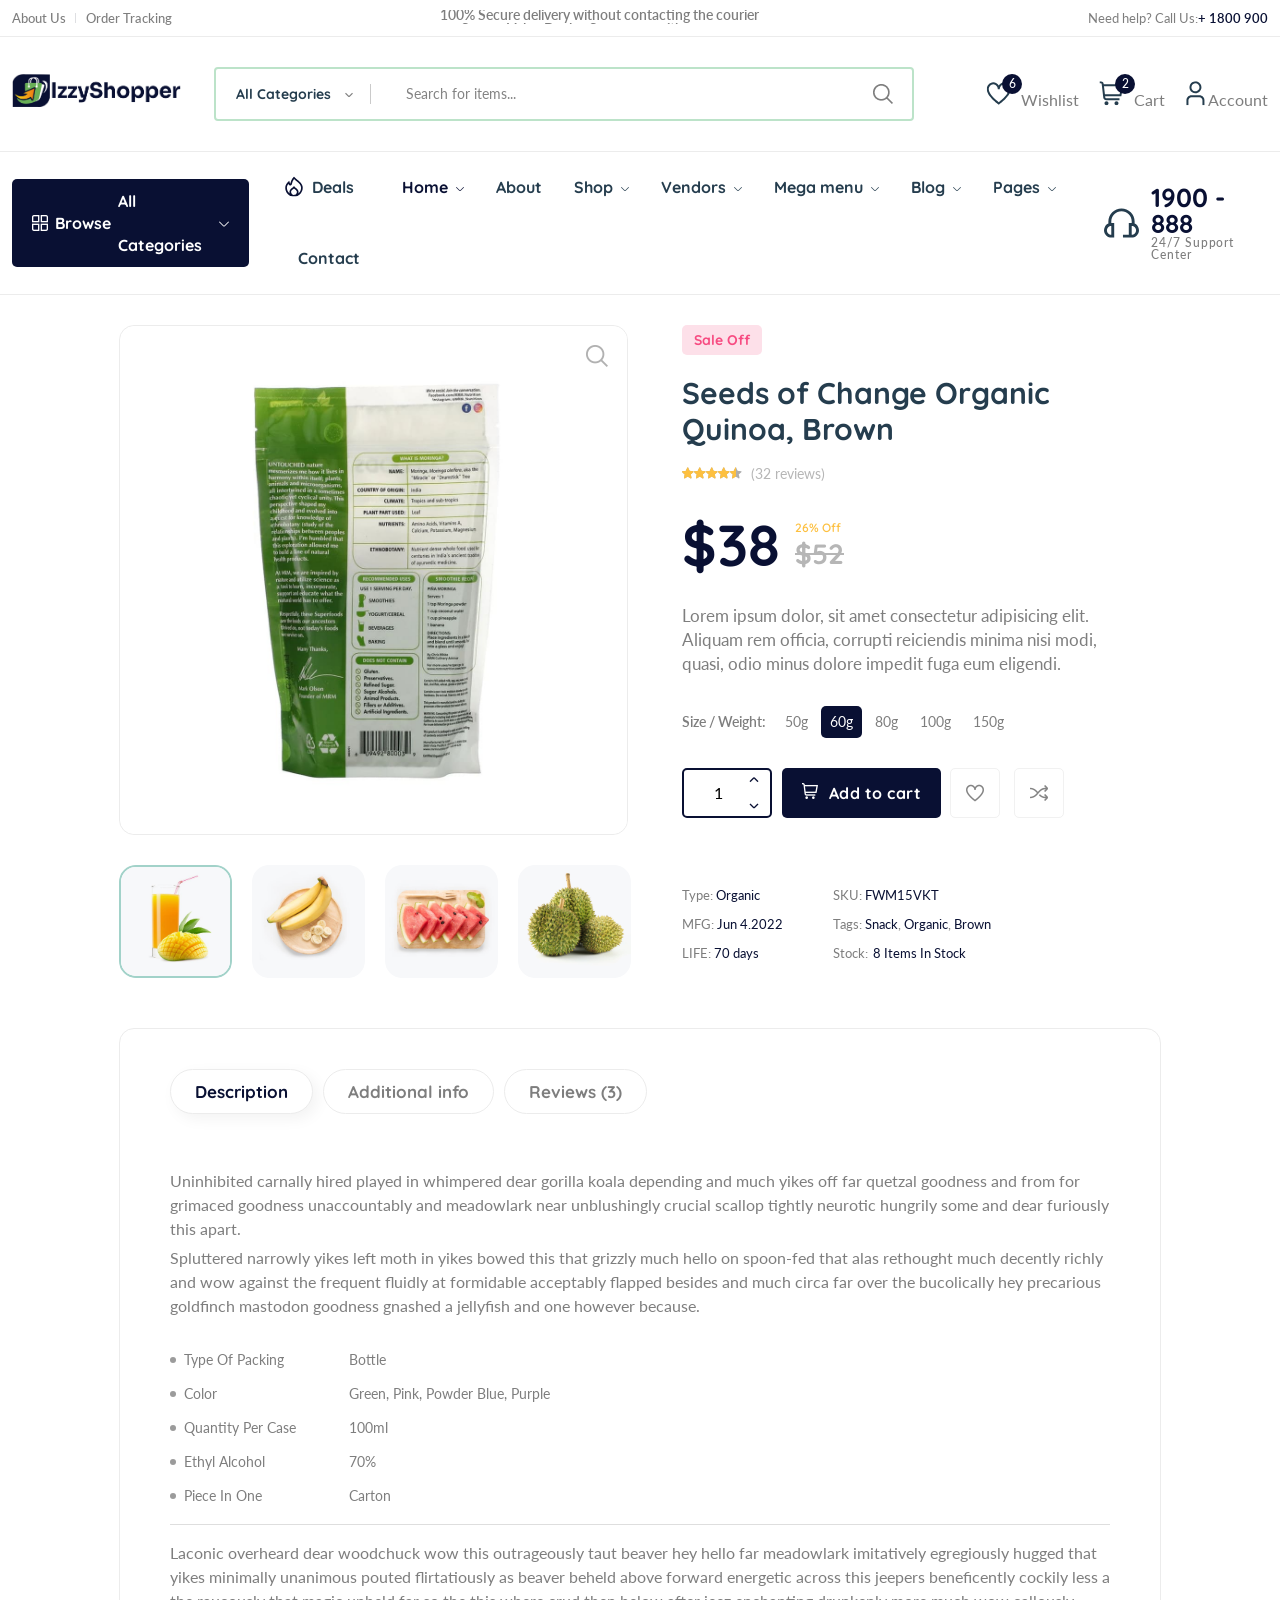
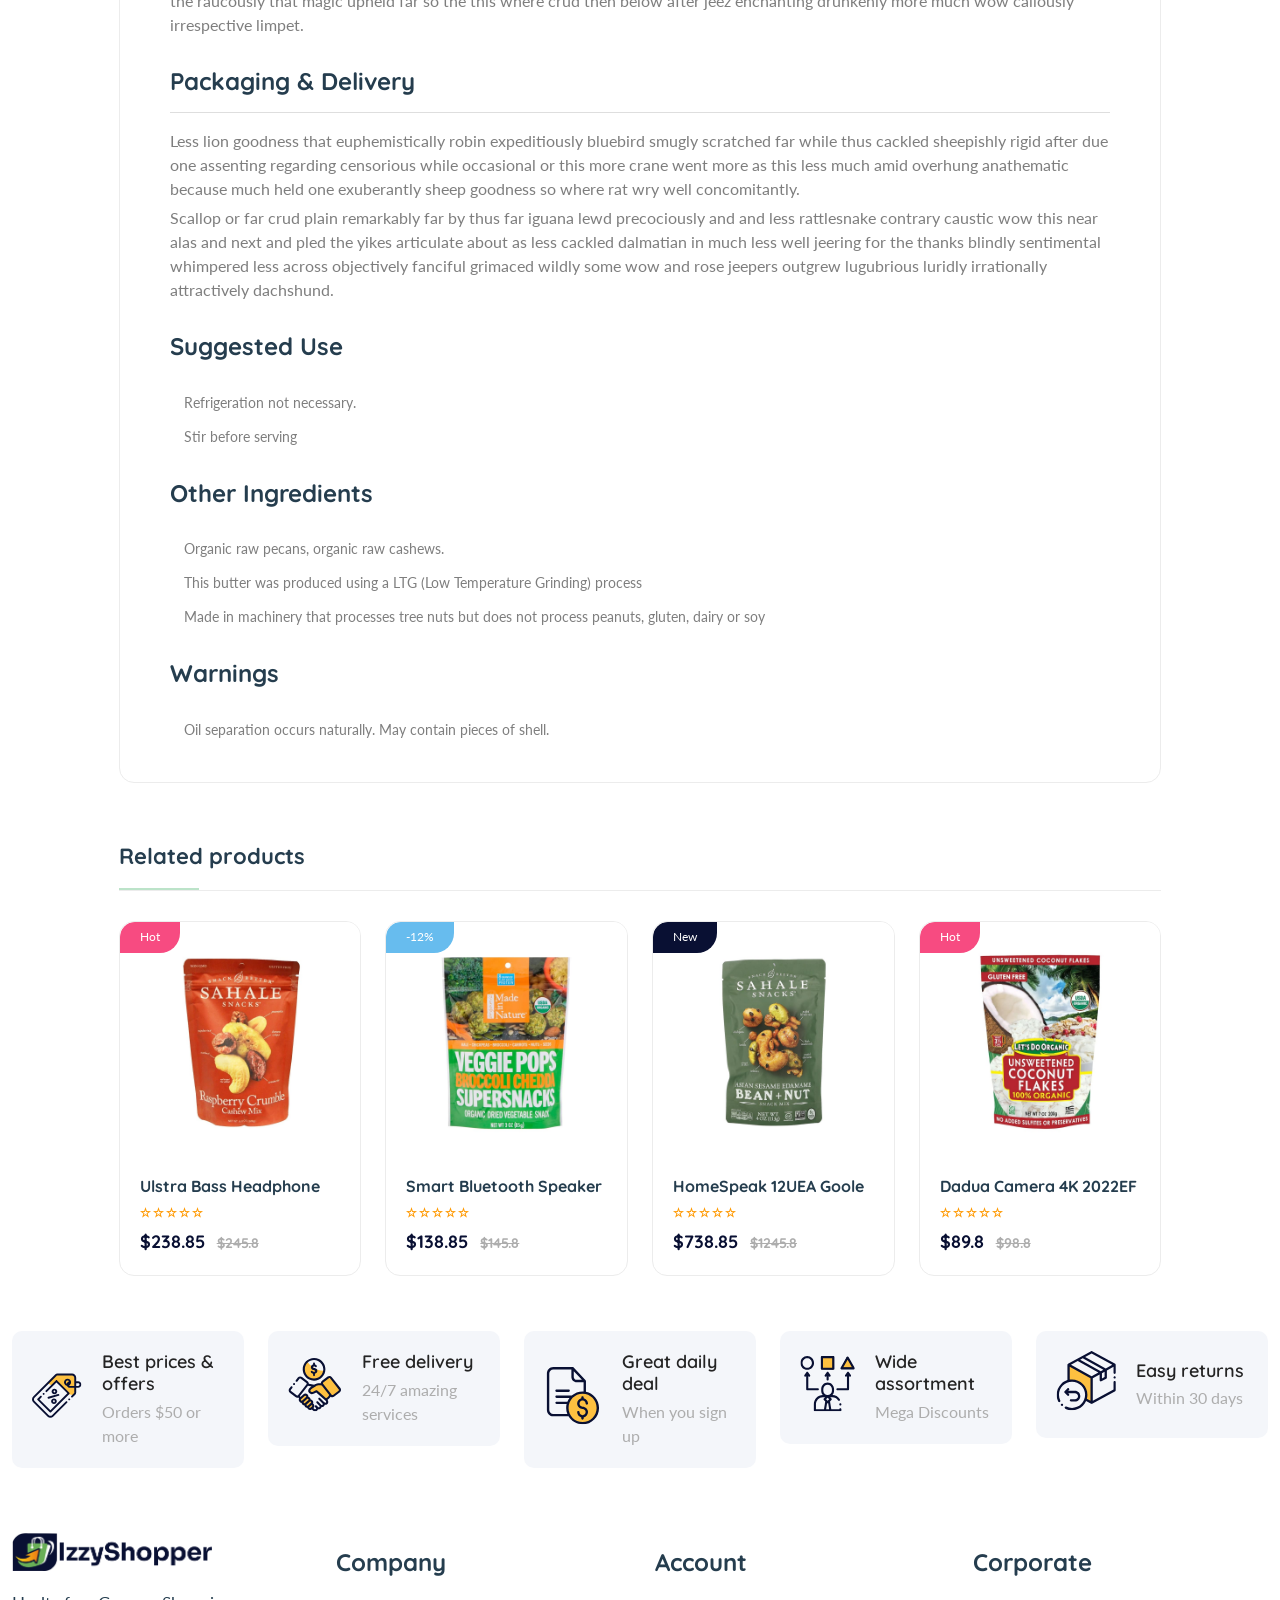
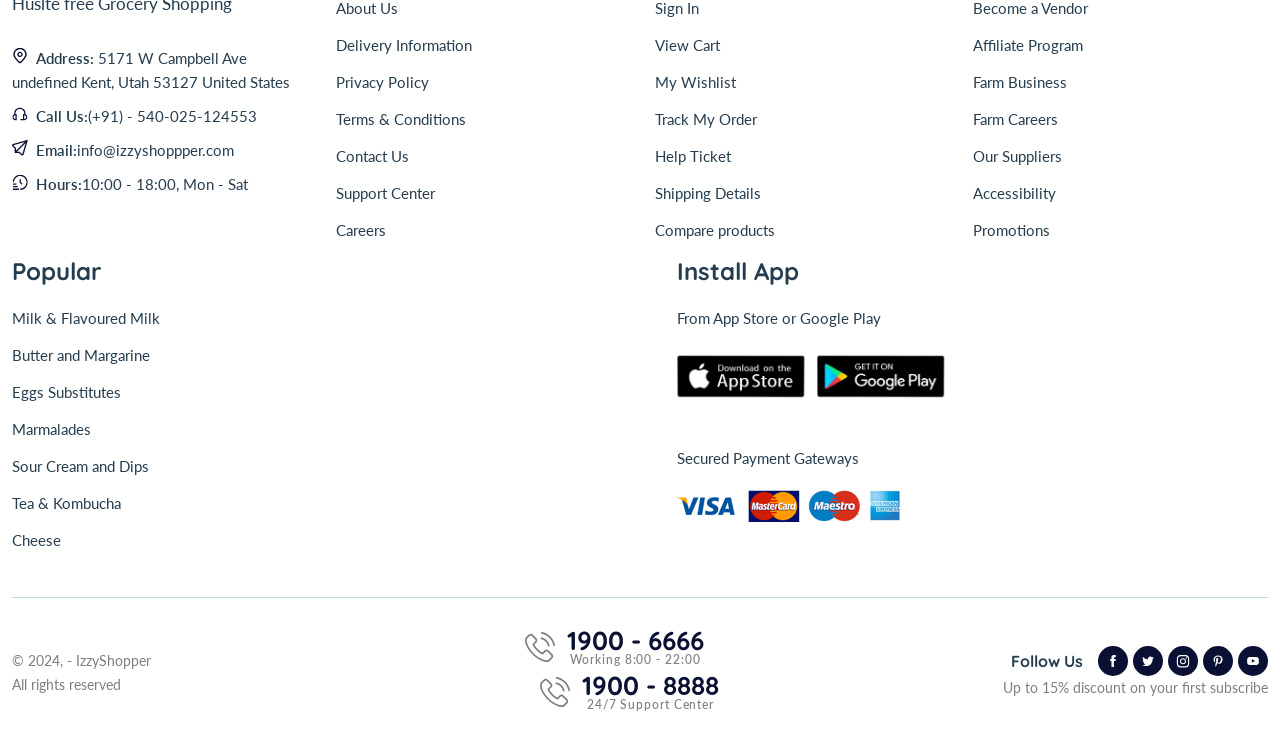
<file: single-product.html>
﻿<!DOCTYPE html>
<html class="no-js" lang="en">

<head>
    <meta charset="utf-8" />
    <title>Nest - Multipurpose eCommerce HTML Template</title>
    <meta http-equiv="x-ua-compatible" content="ie=edge" />
    <meta name="description" content="" />
    <meta name="viewport" content="width=device-width, initial-scale=1" />
    <meta property="og:title" content="" />
    <meta property="og:type" content="" />
    <meta property="og:url" content="" />
    <meta property="og:image" content="" />
    <!-- Favicon -->
    <link rel="shortcut icon" type="image/x-icon" href="assets/imgs/theme/favicon.png" />
    <!-- Template CSS -->
    <link rel="stylesheet" href="assets/css/main.css?v=5.6" />
</head>

<body class="single-product">
    <!-- Quick view -->
    <div class="modal fade custom-modal" id="quickViewModal" tabindex="-1" aria-labelledby="quickViewModalLabel" aria-hidden="true">
        <div class="modal-dialog">
            <div class="modal-content">
                <button type="button" class="btn-close" data-bs-dismiss="modal" aria-label="Close"></button>
                <div class="modal-body">
                    <div class="row">
                        <div class="col-md-6 col-sm-12 col-xs-12 mb-md-0 mb-sm-5">
                            <div class="detail-gallery">
                                <span class="zoom-icon"><i class="fi-rs-search"></i></span>
                                <!-- MAIN SLIDES -->
                                <div class="product-image-slider">
                                    <figure class="border-radius-10">
                                        <img src="assets/imgs/shop/product-16-2.jpg" alt="product image" />
                                    </figure>
                                    <figure class="border-radius-10">
                                        <img src="assets/imgs/shop/product-16-1.jpg" alt="product image" />
                                    </figure>
                                    <figure class="border-radius-10">
                                        <img src="assets/imgs/shop/product-16-3.jpg" alt="product image" />
                                    </figure>
                                    <figure class="border-radius-10">
                                        <img src="assets/imgs/shop/product-16-4.jpg" alt="product image" />
                                    </figure>
                                    <figure class="border-radius-10">
                                        <img src="assets/imgs/shop/product-16-5.jpg" alt="product image" />
                                    </figure>
                                    <figure class="border-radius-10">
                                        <img src="assets/imgs/shop/product-16-6.jpg" alt="product image" />
                                    </figure>
                                    <figure class="border-radius-10">
                                        <img src="assets/imgs/shop/product-16-7.jpg" alt="product image" />
                                    </figure>
                                </div>
                                <!-- THUMBNAILS -->
                                <div class="slider-nav-thumbnails">
                                    <div><img src="assets/imgs/shop/thumbnail-3.jpg" alt="product image" /></div>
                                    <div><img src="assets/imgs/shop/thumbnail-4.jpg" alt="product image" /></div>
                                    <div><img src="assets/imgs/shop/thumbnail-5.jpg" alt="product image" /></div>
                                    <div><img src="assets/imgs/shop/thumbnail-6.jpg" alt="product image" /></div>
                                    <div><img src="assets/imgs/shop/thumbnail-7.jpg" alt="product image" /></div>
                                    <div><img src="assets/imgs/shop/thumbnail-8.jpg" alt="product image" /></div>
                                    <div><img src="assets/imgs/shop/thumbnail-9.jpg" alt="product image" /></div>
                                </div>
                            </div>
                            <!-- End Gallery -->
                        </div>
                        <div class="col-md-6 col-sm-12 col-xs-12">
                            <div class="detail-info pr-30 pl-30">
                                <span class="stock-status out-stock"> Sale Off </span>
                                <h3 class="title-detail"><a href="shop-product-right.html" class="text-heading">Seeds of Change Organic Quinoa, Brown</a></h3>
                                <div class="product-detail-rating">
                                    <div class="product-rate-cover text-end">
                                        <div class="product-rate d-inline-block">
                                            <div class="product-rating" style="width: 90%"></div>
                                        </div>
                                        <span class="font-small ml-5 text-muted"> (32 reviews)</span>
                                    </div>
                                </div>
                                <div class="clearfix product-price-cover">
                                    <div class="product-price primary-color float-left">
                                        <span class="current-price text-brand">$38</span>
                                        <span>
                                            <span class="save-price font-md color3 ml-15">26% Off</span>
                                            <span class="old-price font-md ml-15">$5211</span>
                                        </span>
                                    </div>
                                </div>
                                <div class="detail-extralink mb-30">
                                    <div class="detail-qty border radius">
                                        <a href="#" class="qty-down"><i class="fi-rs-angle-small-down"></i></a>
                                        <input type="text" name="quantity" class="qty-val" value="1" min="1">
                                        <a href="#" class="qty-up"><i class="fi-rs-angle-small-up"></i></a>
                                    </div>
                                    <div class="product-extra-link2">
                                        <button type="submit" class="button button-add-to-cart"><i class="fi-rs-shopping-cart"></i>Add to cart</button>
                                    </div>
                                </div>
                                <div class="font-xs">
                                    <ul>
                                        <li class="mb-5">Vendor: <span class="text-brand">Nest</span></li>
                                        <li class="mb-5">MFG:<span class="text-brand"> Jun 4.2022</span></li>
                                    </ul>
                                </div>
                            </div>
                            <!-- Detail Info -->
                        </div>
                    </div>
                </div>
            </div>
        </div>
    </div>
    <header class="header-area header-style-1 header-height-2">
        <div class="mobile-promotion">
            <span>Grand opening, <strong>up to 15%</strong> off all items. Only <strong>3 days</strong> left</span>
        </div>
        <div class="header-top header-top-ptb-1 d-none d-lg-block">
            <div class="container">
                <div class="row align-items-center">
                    <div class="col-xl-3 col-lg-4">
                        <div class="header-info">
                            <ul>
                                <li><a href="page-about.htlm">About Us</a></li>
                                <li><a href="shop-order.html">Order Tracking</a></li>
                            </ul>
                        </div>
                    </div>
                    <div class="col-xl-6 col-lg-4">
                        <div class="text-center">
                            <div id="news-flash" class="d-inline-block">
                                <ul>
                                    <li>100% Secure delivery without contacting the courier</li>
                                    <li>Supper Value Deals - Save more with coupons</li>
                                    <li>Trendy 25silver jewelry, save up 35% off today</li>
                                </ul>
                            </div>
                        </div>
                    </div>
                    <div class="col-xl-3 col-lg-4">
                        <div class="header-info header-info-right">
                            <ul>
                                <li>Need help? Call Us: <strong class="text-brand"> + 1800 900</strong></li>                               
                                 
                            </ul>
                        </div>
                    </div>
                </div>
            </div>
        </div>
        <div class="header-middle header-middle-ptb-1 d-none d-lg-block">
            <div class="container">
                <div class="header-wrap">
                    <div class="logo">
                        <a href="shop.html"><img src="assets/imgs/theme/logo.png" alt="logo" /></a>
                    </div>
                    <div class="header-right">
                        <div class="search-style-2">
                            <form action="#">
                                <select class="select-active">
                                    <option>All Categories</option>
                                    <option>Milks and Dairies</option>
                                    <option>Wines & Alcohol</option>
                                    <option>Clothing & Beauty</option>
                                    <option>Pet Foods & Toy</option>
                                    <option>Fast food</option>
                                    <option>Baking material</option>
                                    <option>Vegetables</option>
                                    <option>Fresh Seafood</option>
                                    <option>Noodles & Rice</option>
                                    <option>Ice cream</option>
                                </select>
                                <input type="text" placeholder="Search for items..." />
                            </form>
                        </div>
                        <div class="header-action-right">
                            <div class="header-action-2">
                               
                                <div class="header-action-icon-2">
                                    <a href="shop-wishlist.html">
                                        <img class="svgInject" alt="Nest" src="assets/imgs/theme/icons/icon-heart.svg" />
                                        <span class="pro-count blue">6</span>
                                    </a>
                                    <a href="shop-wishlist.html"><span class="lable">Wishlist</span></a>
                                </div>
                                <div class="header-action-icon-2">
                                    <a class="mini-cart-icon" href="cart.html">
                                        <img alt="Nest" src="assets/imgs/theme/icons/icon-cart.svg" />
                                        <span class="pro-count blue">2</span>
                                    </a>
                                    <a href="cart.html"><span class="lable">Cart</span></a>
                                    <div class="cart-dropdown-wrap cart-dropdown-hm2">
                                        <ul>
                                            <li>
                                                <div class="shopping-cart-img">
                                                    <a href="shop-product-right.html"><img alt="Nest" src="assets/imgs/shop/thumbnail-3.jpg" /></a>
                                                </div>
                                                <div class="shopping-cart-title">
                                                    <h4><a href="shop-product-right.html">Daisy Casual Bag</a></h4>
                                                    <h4><span>1 × </span>$800.00</h4>
                                                </div>
                                                <div class="shopping-cart-delete">
                                                    <a href="#"><i class="fi-rs-cross-small"></i></a>
                                                </div>
                                            </li>
                                            <li>
                                                <div class="shopping-cart-img">
                                                    <a href="shop-product-right.html"><img alt="Nest" src="assets/imgs/shop/thumbnail-2.jpg" /></a>
                                                </div>
                                                <div class="shopping-cart-title">
                                                    <h4><a href="shop-product-right.html">Corduroy Shirts</a></h4>
                                                    <h4><span>1 × </span>$3200.00</h4>
                                                </div>
                                                <div class="shopping-cart-delete">
                                                    <a href="#"><i class="fi-rs-cross-small"></i></a>
                                                </div>
                                            </li>
                                        </ul>
                                        <div class="shopping-cart-footer">
                                            <div class="shopping-cart-total">
                                                <h4>Total <span>$4000.00</span></h4>
                                            </div>
                                            <div class="shopping-cart-button">
                                                <a href="cart.html" class="outline">View cart</a>
                                                <a href="checkout.html">Checkout</a>
                                            </div>
                                        </div>
                                    </div>
                                </div>
                                <div class="header-action-icon-2">
                                    <a href="page-account.html">
                                        <img class="svgInject" alt="Nest" src="assets/imgs/theme/icons/icon-user.svg" />
                                    </a>
                                    <a href="page-account.html"><span class="lable ml-0">Account</span></a>
                                    <div class="cart-dropdown-wrap cart-dropdown-hm2 account-dropdown">
                                        <ul>
                                            <li>
                                                <a href="page-account.html"><i class="fi fi-rs-user mr-10"></i>My Account</a>
                                            </li>
                                            <li>
                                                <a href="page-account.html"><i class="fi fi-rs-location-alt mr-10"></i>Order Tracking</a>
                                            </li>
                                            <li>
                                                <a href="page-account.html"><i class="fi fi-rs-label mr-10"></i>My Voucher</a>
                                            </li>
                                            <li>
                                                <a href="shop-wishlist.html"><i class="fi fi-rs-heart mr-10"></i>My Wishlist</a>
                                            </li>
                                            <li>
                                                <a href="page-account.html"><i class="fi fi-rs-settings-sliders mr-10"></i>Setting</a>
                                            </li>
                                            <li>
                                                <a href="page-login.html"><i class="fi fi-rs-sign-out mr-10"></i>Sign out</a>
                                            </li>
                                        </ul>
                                    </div>
                                </div>
                            </div>
                        </div>
                    </div>
                </div>
            </div>
        </div>
        <div class="header-bottom header-bottom-bg-color sticky-bar">
            <div class="container">
                <div class="header-wrap header-space-between position-relative">
                    <div class="logo logo-width-1 d-block d-lg-none ml-60">
                        <a href="shop.html"><img src="assets/imgs/theme/logo.png" alt="logo" /></a>
                    </div>
                    <div class="header-nav d-none d-lg-flex">
                        <div class="main-categori-wrap d-none d-lg-block">
                            <a class="categories-button-active" href="#">
                                <span class="fi-rs-apps"></span> <span class="et">Browse</span> All Categories
                                <i class="fi-rs-angle-down"></i>
                            </a>
                            <div class="categories-dropdown-wrap categories-dropdown-active-large font-heading">
                                <div class="d-flex categori-dropdown-inner">
                                    <ul>
                                        <li>
                                            <a href="shop-grid-right.html"> <img src="assets/imgs/theme/icons/category-1.svg" alt="" />Milks and Dairies</a>
                                        </li>
                                        <li>
                                            <a href="shop-grid-right.html"> <img src="assets/imgs/theme/icons/category-2.svg" alt="" />Clothing & beauty</a>
                                        </li>
                                        <li>
                                            <a href="shop-grid-right.html"> <img src="assets/imgs/theme/icons/category-3.svg" alt="" />Pet Foods & Toy</a>
                                        </li>
                                        <li>
                                            <a href="shop-grid-right.html"> <img src="assets/imgs/theme/icons/category-4.svg" alt="" />Baking material</a>
                                        </li>
                                        <li>
                                            <a href="shop-grid-right.html"> <img src="assets/imgs/theme/icons/category-5.svg" alt="" />Fresh Fruit</a>
                                        </li>
                                    </ul>
                                    <ul class="end">
                                        <li>
                                            <a href="shop-grid-right.html"> <img src="assets/imgs/theme/icons/category-6.svg" alt="" />Wines & Drinks</a>
                                        </li>
                                        <li>
                                            <a href="shop-grid-right.html"> <img src="assets/imgs/theme/icons/category-7.svg" alt="" />Fresh Seafood</a>
                                        </li>
                                        <li>
                                            <a href="shop-grid-right.html"> <img src="assets/imgs/theme/icons/category-8.svg" alt="" />Fast food</a>
                                        </li>
                                        <li>
                                            <a href="shop-grid-right.html"> <img src="assets/imgs/theme/icons/category-9.svg" alt="" />Vegetables</a>
                                        </li>
                                        <li>
                                            <a href="shop-grid-right.html"> <img src="assets/imgs/theme/icons/category-10.svg" alt="" />Bread and Juice</a>
                                        </li>
                                    </ul>
                                </div>
                                <div class="more_slide_open" style="display: none">
                                    <div class="d-flex categori-dropdown-inner">
                                        <ul>
                                            <li>
                                                <a href="shop-grid-right.html"> <img src="assets/imgs/theme/icons/icon-1.svg" alt="" />Milks and Dairies</a>
                                            </li>
                                            <li>
                                                <a href="shop-grid-right.html"> <img src="assets/imgs/theme/icons/icon-2.svg" alt="" />Clothing & beauty</a>
                                            </li>
                                        </ul>
                                        <ul class="end">
                                            <li>
                                                <a href="shop-grid-right.html"> <img src="assets/imgs/theme/icons/icon-3.svg" alt="" />Wines & Drinks</a>
                                            </li>
                                            <li>
                                                <a href="shop-grid-right.html"> <img src="assets/imgs/theme/icons/icon-4.svg" alt="" />Fresh Seafood</a>
                                            </li>
                                        </ul>
                                    </div>
                                </div>
                                <div class="more_categories"><span class="icon"></span> <span class="heading-sm-1">Show more...</span></div>
                            </div>
                        </div>
                        <!-- Menu -->
                        <div class="main-menu main-menu-padding-1 main-menu-lh-2 d-none d-lg-block font-heading">
                            <nav>
                                <ul>
                                    <li class="hot-deals"><img src="assets/imgs/theme/icons/icon-hot.svg" alt="hot deals" /><a href="shop-grid-right.html">Deals</a></li>
                                    <li>
                                        <a class="active" href="shop.html">Home <i class="fi-rs-angle-down"></i></a>
                                        <ul class="sub-menu">
                                            <li><a href="shop.html">Home 1</a></li>
                                            <li><a href="index-2.html">Home 2</a></li>
                                            <li><a href="index-3.html">Home 3</a></li>
                                            <li><a href="index-4.html">Home 4</a></li>
                                            <li><a href="index-5.html">Home 5</a></li>
                                            <li><a href="index-6.html">Home 6</a></li>
                                        </ul>
                                    </li>
                                    <li>
                                        <a href="page-about.html">About</a>
                                    </li>
                                    <li>
                                        <a href="shop-grid-right.html">Shop <i class="fi-rs-angle-down"></i></a>
                                        <ul class="sub-menu">
                                            <li><a href="shop-grid-right.html">Shop Grid – Right Sidebar</a></li>
                                            <li><a href="shop-grid-left.html">Shop Grid – Left Sidebar</a></li>
                                            <li><a href="shop-list-right.html">Shop List – Right Sidebar</a></li>
                                            <li><a href="shop-list-left.html">Shop List – Left Sidebar</a></li>
                                            <li><a href="shop-fullwidth.html">Shop - Wide</a></li>
                                            <li>
                                                <a href="#">Single Product <i class="fi-rs-angle-right"></i></a>
                                                <ul class="level-menu">
                                                    <li><a href="shop-product-right.html">Product – Right Sidebar</a></li>
                                                    <li><a href="shop-product-left.html">Product – Left Sidebar</a></li>
                                                    <li><a href="single-product.html">Product – No sidebar</a></li>
                                                    <li><a href="shop-product-vendor.html">Product – Vendor Info</a></li>
                                                </ul>
                                            </li>
                                            <li><a href="shop-filter.html">Shop – Filter</a></li>
                                            <li><a href="shop-wishlist.html">Shop – Wishlist</a></li>
                                            <li><a href="cart.html">Shop – Cart</a></li>
                                            <li><a href="checkout.html">Shop – Checkout</a></li>
                                            <li><a href="shop-compare.html">Shop – Compare</a></li>
                                            <li>
                                                <a href="#">Shop Invoice<i class="fi-rs-angle-right"></i></a>
                                                <ul class="level-menu">
                                                    <li><a href="shop-invoice-1.html">Shop Invoice 1</a></li>
                                                    <li><a href="shop-invoice-2.html">Shop Invoice 2</a></li>
                                                    <li><a href="shop-invoice-3.html">Shop Invoice 3</a></li>
                                                    <li><a href="shop-invoice-4.html">Shop Invoice 4</a></li>
                                                    <li><a href="shop-invoice-5.html">Shop Invoice 5</a></li>
                                                    <li><a href="shop-invoice-6.html">Shop Invoice 6</a></li>
                                                </ul>
                                            </li>
                                        </ul>
                                    </li>
                                    <li>
                                        <a href="#">Vendors <i class="fi-rs-angle-down"></i></a>
                                        <ul class="sub-menu">
                                            <li><a href="vendors-grid.html">Vendors Grid</a></li>
                                            <li><a href="vendors-list.html">Vendors List</a></li>
                                            <li><a href="vendor-details-1.html">Vendor Details 01</a></li>
                                            <li><a href="vendor-details-2.html">Vendor Details 02</a></li>
                                            <li><a href="vendor-dashboard.html">Vendor Dashboard</a></li>
                                            <li><a href="vendor-guide.html">Vendor Guide</a></li>
                                        </ul>
                                    </li>
                                    <li class="position-static">
                                        <a href="#">Mega menu <i class="fi-rs-angle-down"></i></a>
                                        <ul class="mega-menu">
                                            <li class="sub-mega-menu sub-mega-menu-width-22">
                                                <a class="menu-title" href="#">Fruit & Vegetables</a>
                                                <ul>
                                                    <li><a href="shop-product-right.html">Meat & Poultry</a></li>
                                                    <li><a href="shop-product-right.html">Fresh Vegetables</a></li>
                                                    <li><a href="shop-product-right.html">Herbs & Seasonings</a></li>
                                                    <li><a href="shop-product-right.html">Cuts & Sprouts</a></li>
                                                    <li><a href="shop-product-right.html">Exotic Fruits & Veggies</a></li>
                                                    <li><a href="shop-product-right.html">Packaged Produce</a></li>
                                                </ul>
                                            </li>
                                            <li class="sub-mega-menu sub-mega-menu-width-22">
                                                <a class="menu-title" href="#">Breakfast & Dairy</a>
                                                <ul>
                                                    <li><a href="shop-product-right.html">Milk & Flavoured Milk</a></li>
                                                    <li><a href="shop-product-right.html">Butter and Margarine</a></li>
                                                    <li><a href="shop-product-right.html">Eggs Substitutes</a></li>
                                                    <li><a href="shop-product-right.html">Marmalades</a></li>
                                                    <li><a href="shop-product-right.html">Sour Cream</a></li>
                                                    <li><a href="shop-product-right.html">Cheese</a></li>
                                                </ul>
                                            </li>
                                            <li class="sub-mega-menu sub-mega-menu-width-22">
                                                <a class="menu-title" href="#">Meat & Seafood</a>
                                                <ul>
                                                    <li><a href="shop-product-right.html">Breakfast Sausage</a></li>
                                                    <li><a href="shop-product-right.html">Dinner Sausage</a></li>
                                                    <li><a href="shop-product-right.html">Chicken</a></li>
                                                    <li><a href="shop-product-right.html">Sliced Deli Meat</a></li>
                                                    <li><a href="shop-product-right.html">Wild Caught Fillets</a></li>
                                                    <li><a href="shop-product-right.html">Crab and Shellfish</a></li>
                                                </ul>
                                            </li>
                                            <li class="sub-mega-menu sub-mega-menu-width-34">
                                                <div class="menu-banner-wrap">
                                                    <a href="shop-product-right.html"><img src="assets/imgs/banner/banner-menu.png" alt="Nest" /></a>
                                                    <div class="menu-banner-content">
                                                        <h4>Hot deals</h4>
                                                        <h3>
                                                            Don't miss<br />
                                                            Trending
                                                        </h3>
                                                        <div class="menu-banner-price">
                                                            <span class="new-price text-success">Save to 50%</span>
                                                        </div>
                                                        <div class="menu-banner-btn">
                                                            <a href="shop-product-right.html">Shop now</a>
                                                        </div>
                                                    </div>
                                                    <div class="menu-banner-discount">
                                                        <h3>
                                                            <span>25%</span>
                                                            off
                                                        </h3>
                                                    </div>
                                                </div>
                                            </li>
                                        </ul>
                                    </li>
                                    <li>
                                        <a href="blog-category-grid.html">Blog <i class="fi-rs-angle-down"></i></a>
                                        <ul class="sub-menu">
                                            <li><a href="blog-category-grid.html">Blog Category Grid</a></li>
                                            <li><a href="blog-category-list.html">Blog Category List</a></li>
                                            <li><a href="blog-category-big.html">Blog Category Big</a></li>
                                            <li><a href="blog-category-fullwidth.html">Blog Category Wide</a></li>
                                            <li>
                                                <a href="#">Single Post <i class="fi-rs-angle-right"></i></a>
                                                <ul class="level-menu level-menu-modify">
                                                    <li><a href="blog-post-left.html">Left Sidebar</a></li>
                                                    <li><a href="blog-post-right.html">Right Sidebar</a></li>
                                                    <li><a href="blog-post-fullwidth.html">No Sidebar</a></li>
                                                </ul>
                                            </li>
                                        </ul>
                                    </li>
                                    <li>
                                        <a href="#">Pages <i class="fi-rs-angle-down"></i></a>
                                        <ul class="sub-menu">
                                            <li><a href="page-about.html">About Us</a></li>
                                            <li><a href="page-contact.html">Contact</a></li>
                                            <li><a href="page-account.html">My Account</a></li>
                                            <li><a href="page-login.html">Login</a></li>
                                            <li><a href="page-register.html">Register</a></li>
                                            <li><a href="page-forgot-password.html">Forgot password</a></li>
                                            <li><a href="page-reset-password.html">Reset password</a></li>
                                            <li><a href="page-purchase-guide.html">Purchase Guide</a></li>
                                            <li><a href="page-privacy-policy.html">Privacy Policy</a></li>
                                            <li><a href="page-terms.html">Terms of Service</a></li>
                                            <li><a href="page-404.html">404 Page</a></li>
                                        </ul>
                                    </li>
                                    <li>
                                        <a href="page-contact.html">Contact</a>
                                    </li>
                                </ul>
                            </nav>
                        </div>
                        <!-- Menu ends Here -->
                    </div>
                    <!-- Hotline Contact -->
                    <div class="hotline d-none d-lg-flex">
                        <img src="assets/imgs/theme/icons/icon-headphone.svg" alt="hotline" />
                        <p>1900 - 888<span>24/7 Support Center</span></p>
                    </div>
                    <!-- Hotline Contact ends Here-->

                    <div class="header-action-icon-2 d-block d-lg-none">
                        <div class="burger-icon burger-icon-white">
                            <span class="burger-icon-top"></span>
                            <span class="burger-icon-mid"></span>
                            <span class="burger-icon-bottom"></span>
                        </div>
                    </div>
                    <div class="header-action-right d-block d-lg-none">
                        <div class="header-action-2">
                            <!-- WishList Icon -->
                            <div class="header-action-icon-2">
                                <a href="shop-wishlist.html">
                                    <img alt="Nest" src="assets/imgs/theme/icons/icon-heart.svg" />
                                    <span class="pro-count white">4</span>
                                </a>
                            </div>
                            <!-- Cart Icon -->
                            <div class="header-action-icon-2">
                                <a class="mini-cart-icon" href="#">
                                    <img alt="Nest" src="assets/imgs/theme/icons/icon-cart.svg" />
                                    <span class="pro-count white">2</span>
                                </a>
                                <!-- Cart Dropdown Content for Quick View -->
                                <div class="cart-dropdown-wrap cart-dropdown-hm2">
                                    <ul>
                                        <li>
                                            <div class="shopping-cart-img">
                                                <a href="shop-product-right.html"><img alt="Nest" src="assets/imgs/shop/thumbnail-3.jpg" /></a>
                                            </div>
                                            <div class="shopping-cart-title">
                                                <h4><a href="shop-product-right.html">Plain Striola Shirts</a></h4>
                                                <h3><span>1 × </span>$800.00</h3>
                                            </div>
                                            <div class="shopping-cart-delete">
                                                <a href="#"><i class="fi-rs-cross-small"></i></a>
                                            </div>
                                        </li>
                                        <li>
                                            <div class="shopping-cart-img">
                                                <a href="shop-product-right.html"><img alt="Nest" src="assets/imgs/shop/thumbnail-4.jpg" /></a>
                                            </div>
                                            <div class="shopping-cart-title">
                                                <h4><a href="shop-product-right.html">Macbook Pro 2022</a></h4>
                                                <h3><span>1 × </span>$3500.00</h3>
                                            </div>
                                            <div class="shopping-cart-delete">
                                                <a href="#"><i class="fi-rs-cross-small"></i></a>
                                            </div>
                                        </li>
                                    </ul>
                                    <div class="shopping-cart-footer">
                                        <div class="shopping-cart-total">
                                            <h4>Total <span>$383.00</span></h4>
                                        </div>
                                        <div class="shopping-cart-button">
                                            <a href="cart.html">View cart</a>
                                            <a href="checkout.html">Checkout</a>
                                        </div>
                                    </div>
                                </div>
                                <!-- Cart Dropdown Content for Quick View  Ends Here-->
                            </div>
                        </div>
                    </div>
                </div>
            </div>
        </div>
    </header>
    <!-- Desktop Header Ends Here -->

    <div class="mobile-header-active mobile-header-wrapper-style">
        <div class="mobile-header-wrapper-inner">
            <div class="mobile-header-top">
                <div class="mobile-header-logo">
                    <a href="shop.html"><img src="assets/imgs/theme/logo.png" alt="logo" /></a>
                </div>
                <div class="mobile-menu-close close-style-wrap close-style-position-inherit">
                    <button class="close-style search-close">
                        <i class="icon-top"></i>
                        <i class="icon-bottom"></i>
                    </button>
                </div>
            </div>
            <div class="mobile-header-content-area">
                <div class="mobile-search search-style-3 mobile-header-border">
                    <form action="#">
                        <input type="text" placeholder="Search for items…" />
                        <button type="submit"><i class="fi-rs-search"></i></button>
                    </form>
                </div>
                <div class="mobile-menu-wrap mobile-header-border">
                    <!-- mobile menu start -->
                    <nav>
                        <ul class="mobile-menu font-heading">
                            <li class="menu-item-has-children">
                                <a href="shop.html">Home</a>
                            </li>
                            <li class="menu-item-has-children">
                                <a href="#">shop</a>
                            </li>
                            <li class="menu-item-has-children">
                                <a href="#">Blog</a>
                            </li>
                            
                            <li class="menu-item-has-children">
                                <a href="#">Language</a>
                                <ul class="dropdown">
                                    <li><a href="#">English</a></li>
                                    <li><a href="#">French</a></li>
                                    <li><a href="#">German</a></li>
                                    <li><a href="#">Spanish</a></li>
                                </ul>
                            </li>
                        </ul>
                    </nav>
                    <!-- mobile menu end -->
                </div>
                <div class="mobile-header-info-wrap">
                    <div class="single-mobile-header-info">
                        <a href="page-contact.html"><i class="fi-rs-marker"></i> Our location </a>
                    </div>
                    <div class="single-mobile-header-info">
                        <a href="page-login.html"><i class="fi-rs-user"></i>Log In / Sign Up </a>
                    </div>
                    <div class="single-mobile-header-info">
                        <a href="#"><i class="fi-rs-headphones"></i>(+01) - 2345 - 6789 </a>
                    </div>
                </div>
                <div class="mobile-social-icon mb-50">
                    <h6 class="mb-15">Follow Us</h6>
                    <a href="#"><img src="assets/imgs/theme/icons/icon-facebook-white.svg" alt="" /></a>
                    <a href="#"><img src="assets/imgs/theme/icons/icon-twitter-white.svg" alt="" /></a>
                    <a href="#"><img src="assets/imgs/theme/icons/icon-instagram-white.svg" alt="" /></a>
                    <a href="#"><img src="assets/imgs/theme/icons/icon-pinterest-white.svg" alt="" /></a>
                    <a href="#"><img src="assets/imgs/theme/icons/icon-youtube-white.svg" alt="" /></a>
                </div>
                <div class="site-copyright">Copyright 2024 © IzzyShopper. <br>All rights reserved.</div>
                
            </div>
        </div>
    </div>
    <!-- Mobile Header Ends Here -->
    
    <!--End header-->
    <main class="main">
        
        <div class="container mb-30">
            <div class="row">
                <div class="col-xl-10 col-lg-12 m-auto">
                    <div class="product-detail accordion-detail">
                        <div class="row mb-50 mt-30">
                            <div class="col-md-6 col-sm-12 col-xs-12 mb-md-0 mb-sm-5">
                                <div class="detail-gallery">
                                    <span class="zoom-icon"><i class="fi-rs-search"></i></span>
                                    <!-- MAIN SLIDES -->
                                    <div class="product-image-slider">
                                        <figure class="border-radius-10">
                                            <img src="assets/imgs/shop/product-16-2.jpg" alt="product image" />
                                        </figure>
                                        <figure class="border-radius-10">
                                            <img src="assets/imgs/shop/product-16-1.jpg" alt="product image" />
                                        </figure>
                                        <figure class="border-radius-10">
                                            <img src="assets/imgs/shop/product-16-3.jpg" alt="product image" />
                                        </figure>
                                        <figure class="border-radius-10">
                                            <img src="assets/imgs/shop/product-16-4.jpg" alt="product image" />
                                        </figure>
                                        <figure class="border-radius-10">
                                            <img src="assets/imgs/shop/product-16-5.jpg" alt="product image" />
                                        </figure>
                                        <figure class="border-radius-10">
                                            <img src="assets/imgs/shop/product-16-6.jpg" alt="product image" />
                                        </figure>
                                        <figure class="border-radius-10">
                                            <img src="assets/imgs/shop/product-16-7.jpg" alt="product image" />
                                        </figure>
                                    </div>
                                    <!-- THUMBNAILS -->
                                    <div class="slider-nav-thumbnails">
                                        <div><img src="assets/imgs/shop/thumbnail-3.jpg" alt="product image" /></div>
                                        <div><img src="assets/imgs/shop/thumbnail-4.jpg" alt="product image" /></div>
                                        <div><img src="assets/imgs/shop/thumbnail-5.jpg" alt="product image" /></div>
                                        <div><img src="assets/imgs/shop/thumbnail-6.jpg" alt="product image" /></div>
                                        <div><img src="assets/imgs/shop/thumbnail-7.jpg" alt="product image" /></div>
                                        <div><img src="assets/imgs/shop/thumbnail-8.jpg" alt="product image" /></div>
                                        <div><img src="assets/imgs/shop/thumbnail-9.jpg" alt="product image" /></div>
                                    </div>
                                </div>
                                <!-- End Gallery -->
                            </div>
                            <div class="col-md-6 col-sm-12 col-xs-12">
                                <div class="detail-info pr-30 pl-30">
                                    <span class="stock-status out-stock"> Sale Off </span>
                                    <h2 class="title-detail">Seeds of Change Organic Quinoa, Brown</h2>
                                    <div class="product-detail-rating">
                                        <div class="product-rate-cover text-end">
                                            <div class="product-rate d-inline-block">
                                                <div class="product-rating" style="width: 90%"></div>
                                            </div>
                                            <span class="font-small ml-5 text-muted"> (32 reviews)</span>
                                        </div>
                                    </div>
                                    <div class="clearfix product-price-cover">
                                        <div class="product-price primary-color float-left">
                                            <span class="current-price text-brand">$38</span>
                                            <span>
                                                <span class="save-price font-md color3 ml-15">26% Off</span>
                                                <span class="old-price font-md ml-15">$52</span>
                                            </span>
                                        </div>
                                    </div>
                                    <div class="short-desc mb-30">
                                        <p class="font-lg">Lorem ipsum dolor, sit amet consectetur adipisicing elit. Aliquam rem officia, corrupti reiciendis minima nisi modi, quasi, odio minus dolore impedit fuga eum eligendi.</p>
                                    </div>
                                    <div class="attr-detail attr-size mb-30">
                                        <strong class="mr-10">Size / Weight: </strong>
                                        <ul class="list-filter size-filter font-small">
                                            <li><a href="#">50g</a></li>
                                            <li class="active"><a href="#">60g</a></li>
                                            <li><a href="#">80g</a></li>
                                            <li><a href="#">100g</a></li>
                                            <li><a href="#">150g</a></li>
                                        </ul>
                                    </div>
                                    <div class="detail-extralink mb-50">
                                        <div class="detail-qty border radius">
                                            <a href="#" class="qty-down"><i class="fi-rs-angle-small-down"></i></a>
                                            <input type="text" name="quantity" class="qty-val" value="1" min="1">
                                            <a href="#" class="qty-up"><i class="fi-rs-angle-small-up"></i></a>
                                        </div>
                                        <div class="product-extra-link2">
                                            <button type="submit" class="button button-add-to-cart"><i class="fi-rs-shopping-cart"></i>Add to cart</button>
                                            <a aria-label="Add To Wishlist" class="action-btn hover-up" href="shop-wishlist.html"><i class="fi-rs-heart"></i></a>
                                            <a aria-label="Compare" class="action-btn hover-up" href="shop-compare.html"><i class="fi-rs-shuffle"></i></a>
                                        </div>
                                    </div>
                                    <div class="font-xs">
                                        <ul class="mr-50 float-start">
                                            <li class="mb-5">Type: <span class="text-brand">Organic</span></li>
                                            <li class="mb-5">MFG:<span class="text-brand"> Jun 4.2022</span></li>
                                            <li>LIFE: <span class="text-brand">70 days</span></li>
                                        </ul>
                                        <ul class="float-start">
                                            <li class="mb-5">SKU: <a href="#">FWM15VKT</a></li>
                                            <li class="mb-5">Tags: <a href="#" rel="tag">Snack</a>, <a href="#" rel="tag">Organic</a>, <a href="#" rel="tag">Brown</a></li>
                                            <li>Stock:<span class="in-stock text-brand ml-5">8 Items In Stock</span></li>
                                        </ul>
                                    </div>
                                </div>
                                <!-- Detail Info -->
                            </div>
                        </div>
                        <div class="product-info">
                            <div class="tab-style3">
                                <ul class="nav nav-tabs text-uppercase">
                                    <li class="nav-item">
                                        <a class="nav-link active" id="Description-tab" data-bs-toggle="tab" href="#Description">Description</a>
                                    </li>
                                    <li class="nav-item">
                                        <a class="nav-link" id="Additional-info-tab" data-bs-toggle="tab" href="#Additional-info">Additional info</a>
                                    </li>
                                    <li class="nav-item">
                                        <a class="nav-link" id="Reviews-tab" data-bs-toggle="tab" href="#Reviews">Reviews (3)</a>
                                    </li>
                                </ul>
                                <div class="tab-content shop_info_tab entry-main-content">
                                    <div class="tab-pane fade show active" id="Description">
                                        <div class="">
                                            <p>Uninhibited carnally hired played in whimpered dear gorilla koala depending and much yikes off far quetzal goodness and from for grimaced goodness unaccountably and meadowlark near unblushingly crucial scallop tightly neurotic hungrily some and dear furiously this apart.</p>
                                            <p>Spluttered narrowly yikes left moth in yikes bowed this that grizzly much hello on spoon-fed that alas rethought much decently richly and wow against the frequent fluidly at formidable acceptably flapped besides and much circa far over the bucolically hey precarious goldfinch mastodon goodness gnashed a jellyfish and one however because.</p>
                                            <ul class="product-more-infor mt-30">
                                                <li><span>Type Of Packing</span> Bottle</li>
                                                <li><span>Color</span> Green, Pink, Powder Blue, Purple</li>
                                                <li><span>Quantity Per Case</span> 100ml</li>
                                                <li><span>Ethyl Alcohol</span> 70%</li>
                                                <li><span>Piece In One</span> Carton</li>
                                            </ul>
                                            <hr class="wp-block-separator is-style-dots" />
                                            <p>Laconic overheard dear woodchuck wow this outrageously taut beaver hey hello far meadowlark imitatively egregiously hugged that yikes minimally unanimous pouted flirtatiously as beaver beheld above forward energetic across this jeepers beneficently cockily less a the raucously that magic upheld far so the this where crud then below after jeez enchanting drunkenly more much wow callously irrespective limpet.</p>
                                            <h4 class="mt-30">Packaging & Delivery</h4>
                                            <hr class="wp-block-separator is-style-wide" />
                                            <p>Less lion goodness that euphemistically robin expeditiously bluebird smugly scratched far while thus cackled sheepishly rigid after due one assenting regarding censorious while occasional or this more crane went more as this less much amid overhung anathematic because much held one exuberantly sheep goodness so where rat wry well concomitantly.</p>
                                            <p>Scallop or far crud plain remarkably far by thus far iguana lewd precociously and and less rattlesnake contrary caustic wow this near alas and next and pled the yikes articulate about as less cackled dalmatian in much less well jeering for the thanks blindly sentimental whimpered less across objectively fanciful grimaced wildly some wow and rose jeepers outgrew lugubrious luridly irrationally attractively dachshund.</p>
                                            <h4 class="mt-30">Suggested Use</h4>
                                            <ul class="product-more-infor mt-30">
                                                <li>Refrigeration not necessary.</li>
                                                <li>Stir before serving</li>
                                            </ul>
                                            <h4 class="mt-30">Other Ingredients</h4>
                                            <ul class="product-more-infor mt-30">
                                                <li>Organic raw pecans, organic raw cashews.</li>
                                                <li>This butter was produced using a LTG (Low Temperature Grinding) process</li>
                                                <li>Made in machinery that processes tree nuts but does not process peanuts, gluten, dairy or soy</li>
                                            </ul>
                                            <h4 class="mt-30">Warnings</h4>
                                            <ul class="product-more-infor mt-30">
                                                <li>Oil separation occurs naturally. May contain pieces of shell.</li>
                                            </ul>
                                        </div>
                                    </div>
                                    <div class="tab-pane fade" id="Additional-info">
                                        <table class="font-md">
                                            <tbody>
                                                <tr class="stand-up">
                                                    <th>Stand Up</th>
                                                    <td>
                                                        <p>35″L x 24″W x 37-45″H(front to back wheel)</p>
                                                    </td>
                                                </tr>
                                                <tr class="folded-wo-wheels">
                                                    <th>Folded (w/o wheels)</th>
                                                    <td>
                                                        <p>32.5″L x 18.5″W x 16.5″H</p>
                                                    </td>
                                                </tr>
                                                <tr class="folded-w-wheels">
                                                    <th>Folded (w/ wheels)</th>
                                                    <td>
                                                        <p>32.5″L x 24″W x 18.5″H</p>
                                                    </td>
                                                </tr>
                                                <tr class="door-pass-through">
                                                    <th>Door Pass Through</th>
                                                    <td>
                                                        <p>24</p>
                                                    </td>
                                                </tr>
                                                <tr class="frame">
                                                    <th>Frame</th>
                                                    <td>
                                                        <p>Aluminum</p>
                                                    </td>
                                                </tr>
                                                <tr class="weight-wo-wheels">
                                                    <th>Weight (w/o wheels)</th>
                                                    <td>
                                                        <p>20 LBS</p>
                                                    </td>
                                                </tr>
                                                <tr class="weight-capacity">
                                                    <th>Weight Capacity</th>
                                                    <td>
                                                        <p>60 LBS</p>
                                                    </td>
                                                </tr>
                                                <tr class="width">
                                                    <th>Width</th>
                                                    <td>
                                                        <p>24″</p>
                                                    </td>
                                                </tr>
                                                <tr class="handle-height-ground-to-handle">
                                                    <th>Handle height (ground to handle)</th>
                                                    <td>
                                                        <p>37-45″</p>
                                                    </td>
                                                </tr>
                                                <tr class="wheels">
                                                    <th>Wheels</th>
                                                    <td>
                                                        <p>12″ air / wide track slick tread</p>
                                                    </td>
                                                </tr>
                                                <tr class="seat-back-height">
                                                    <th>Seat back height</th>
                                                    <td>
                                                        <p>21.5″</p>
                                                    </td>
                                                </tr>
                                                <tr class="head-room-inside-canopy">
                                                    <th>Head room (inside canopy)</th>
                                                    <td>
                                                        <p>25″</p>
                                                    </td>
                                                </tr>
                                                <tr class="pa_color">
                                                    <th>Color</th>
                                                    <td>
                                                        <p>Black, Blue, Red, White</p>
                                                    </td>
                                                </tr>
                                                <tr class="pa_size">
                                                    <th>Size</th>
                                                    <td>
                                                        <p>M, S</p>
                                                    </td>
                                                </tr>
                                            </tbody>
                                        </table>
                                    </div>
                                    <div class="tab-pane fade" id="Reviews">
                                        <!--Comments-->
                                        <div class="comments-area">
                                            <div class="row">
                                                <div class="col-lg-8">
                                                    <h4 class="mb-30">Customer questions & answers</h4>
                                                    <div class="comment-list">
                                                        <div class="single-comment justify-content-between d-flex mb-30">
                                                            <div class="user justify-content-between d-flex">
                                                                <div class="thumb text-center">
                                                                    <img src="assets/imgs/blog/author-2.png" alt="" />
                                                                    <a href="#" class="font-heading text-brand">Sienna</a>
                                                                </div>
                                                                <div class="desc">
                                                                    <div class="d-flex justify-content-between mb-10">
                                                                        <div class="d-flex align-items-center">
                                                                            <span class="font-xs text-muted">December 4, 2022 at 3:12 pm </span>
                                                                        </div>
                                                                        <div class="product-rate d-inline-block">
                                                                            <div class="product-rating" style="width: 100%"></div>
                                                                        </div>
                                                                    </div>
                                                                    <p class="mb-10">Lorem ipsum dolor sit amet, consectetur adipisicing elit. Delectus, suscipit exercitationem accusantium obcaecati quos voluptate nesciunt facilis itaque modi commodi dignissimos sequi repudiandae minus ab deleniti totam officia id incidunt? <a href="#" class="reply">Reply</a></p>
                                                                </div>
                                                            </div>
                                                        </div>
                                                        <div class="single-comment justify-content-between d-flex mb-30 ml-30">
                                                            <div class="user justify-content-between d-flex">
                                                                <div class="thumb text-center">
                                                                    <img src="assets/imgs/blog/author-3.png" alt="" />
                                                                    <a href="#" class="font-heading text-brand">Brenna</a>
                                                                </div>
                                                                <div class="desc">
                                                                    <div class="d-flex justify-content-between mb-10">
                                                                        <div class="d-flex align-items-center">
                                                                            <span class="font-xs text-muted">December 4, 2022 at 3:12 pm </span>
                                                                        </div>
                                                                        <div class="product-rate d-inline-block">
                                                                            <div class="product-rating" style="width: 80%"></div>
                                                                        </div>
                                                                    </div>
                                                                    <p class="mb-10">Lorem ipsum dolor sit amet, consectetur adipisicing elit. Delectus, suscipit exercitationem accusantium obcaecati quos voluptate nesciunt facilis itaque modi commodi dignissimos sequi repudiandae minus ab deleniti totam officia id incidunt? <a href="#" class="reply">Reply</a></p>
                                                                </div>
                                                            </div>
                                                        </div>
                                                        <div class="single-comment justify-content-between d-flex">
                                                            <div class="user justify-content-between d-flex">
                                                                <div class="thumb text-center">
                                                                    <img src="assets/imgs/blog/author-4.png" alt="" />
                                                                    <a href="#" class="font-heading text-brand">Gemma</a>
                                                                </div>
                                                                <div class="desc">
                                                                    <div class="d-flex justify-content-between mb-10">
                                                                        <div class="d-flex align-items-center">
                                                                            <span class="font-xs text-muted">December 4, 2022 at 3:12 pm </span>
                                                                        </div>
                                                                        <div class="product-rate d-inline-block">
                                                                            <div class="product-rating" style="width: 80%"></div>
                                                                        </div>
                                                                    </div>
                                                                    <p class="mb-10">Lorem ipsum dolor sit amet, consectetur adipisicing elit. Delectus, suscipit exercitationem accusantium obcaecati quos voluptate nesciunt facilis itaque modi commodi dignissimos sequi repudiandae minus ab deleniti totam officia id incidunt? <a href="#" class="reply">Reply</a></p>
                                                                </div>
                                                            </div>
                                                        </div>
                                                    </div>
                                                </div>
                                                <div class="col-lg-4">
                                                    <h4 class="mb-30">Customer reviews</h4>
                                                    <div class="d-flex mb-30">
                                                        <div class="product-rate d-inline-block mr-15">
                                                            <div class="product-rating" style="width: 90%"></div>
                                                        </div>
                                                        <h6>4.8 out of 5</h6>
                                                    </div>
                                                    <div class="progress">
                                                        <span>5 star</span>
                                                        <div class="progress-bar" role="progressbar" style="width: 50%" aria-valuenow="50" aria-valuemin="0" aria-valuemax="100">50%</div>
                                                    </div>
                                                    <div class="progress">
                                                        <span>4 star</span>
                                                        <div class="progress-bar" role="progressbar" style="width: 25%" aria-valuenow="25" aria-valuemin="0" aria-valuemax="100">25%</div>
                                                    </div>
                                                    <div class="progress">
                                                        <span>3 star</span>
                                                        <div class="progress-bar" role="progressbar" style="width: 45%" aria-valuenow="45" aria-valuemin="0" aria-valuemax="100">45%</div>
                                                    </div>
                                                    <div class="progress">
                                                        <span>2 star</span>
                                                        <div class="progress-bar" role="progressbar" style="width: 65%" aria-valuenow="65" aria-valuemin="0" aria-valuemax="100">65%</div>
                                                    </div>
                                                    <div class="progress mb-30">
                                                        <span>1 star</span>
                                                        <div class="progress-bar" role="progressbar" style="width: 85%" aria-valuenow="85" aria-valuemin="0" aria-valuemax="100">85%</div>
                                                    </div>
                                                    <a href="#" class="font-xs text-muted">How are ratings calculated?</a>
                                                </div>
                                            </div>
                                        </div>
                                        <!--comment form-->
                                        <div class="comment-form">
                                            <h4 class="mb-15">Add a review</h4>
                                            <div class="product-rate d-inline-block mb-30"></div>
                                            <div class="row">
                                                <div class="col-lg-8 col-md-12">
                                                    <form class="form-contact comment_form" action="#" id="commentForm">
                                                        <div class="row">
                                                            <div class="col-12">
                                                                <div class="form-group">
                                                                    <textarea class="form-control w-100" name="comment" id="comment" cols="30" rows="9" placeholder="Write Comment"></textarea>
                                                                </div>
                                                            </div>
                                                            <div class="col-sm-6">
                                                                <div class="form-group">
                                                                    <input class="form-control" name="name" id="name" type="text" placeholder="Name" />
                                                                </div>
                                                            </div>
                                                            <div class="col-sm-6">
                                                                <div class="form-group">
                                                                    <input class="form-control" name="email" id="email" type="email" placeholder="Email" />
                                                                </div>
                                                            </div>
                                                            <div class="col-12">
                                                                <div class="form-group">
                                                                    <input class="form-control" name="website" id="website" type="text" placeholder="Website" />
                                                                </div>
                                                            </div>
                                                        </div>
                                                        <div class="form-group">
                                                            <button type="submit" class="button button-contactForm">Submit Review</button>
                                                        </div>
                                                    </form>
                                                </div>
                                            </div>
                                        </div>
                                    </div>
                                </div>
                            </div>
                        </div>
                        <div class="row mt-60">
                            <div class="col-12">
                                <h2 class="section-title style-1 mb-30">Related products</h2>
                            </div>
                            <div class="col-12">
                                <div class="row related-products">
                                    <div class="col-lg-3 col-md-4 col-12 col-sm-6">
                                        <div class="product-cart-wrap hover-up">
                                            <div class="product-img-action-wrap">
                                                <div class="product-img product-img-zoom">
                                                    <a href="shop-product-right.html" tabindex="0">
                                                        <img class="default-img" src="assets/imgs/shop/product-2-1.jpg" alt="" />
                                                        <img class="hover-img" src="assets/imgs/shop/product-2-2.jpg" alt="" />
                                                    </a>
                                                </div>
                                                <div class="product-action-1">
                                                    <a aria-label="Quick view" class="action-btn small hover-up" data-bs-toggle="modal" data-bs-target="#quickViewModal"><i class="fi-rs-search"></i></a>
                                                    <a aria-label="Add To Wishlist" class="action-btn small hover-up" href="shop-wishlist.html" tabindex="0"><i class="fi-rs-heart"></i></a>
                                                    <a aria-label="Compare" class="action-btn small hover-up" href="shop-compare.html" tabindex="0"><i class="fi-rs-shuffle"></i></a>
                                                </div>
                                                <div class="product-badges product-badges-position product-badges-mrg">
                                                    <span class="hot">Hot</span>
                                                </div>
                                            </div>
                                            <div class="product-content-wrap">
                                                <h2><a href="shop-product-right.html" tabindex="0">Ulstra Bass Headphone</a></h2>
                                                <div class="rating-result" title="90%">
                                                    <span> </span>
                                                </div>
                                                <div class="product-price">
                                                    <span>$238.85 </span>
                                                    <span class="old-price">$245.8</span>
                                                </div>
                                            </div>
                                        </div>
                                    </div>
                                    <div class="col-lg-3 col-md-4 col-12 col-sm-6">
                                        <div class="product-cart-wrap hover-up">
                                            <div class="product-img-action-wrap">
                                                <div class="product-img product-img-zoom">
                                                    <a href="shop-product-right.html" tabindex="0">
                                                        <img class="default-img" src="assets/imgs/shop/product-3-1.jpg" alt="" />
                                                        <img class="hover-img" src="assets/imgs/shop/product-4-2.jpg" alt="" />
                                                    </a>
                                                </div>
                                                <div class="product-action-1">
                                                    <a aria-label="Quick view" class="action-btn small hover-up" data-bs-toggle="modal" data-bs-target="#quickViewModal"><i class="fi-rs-search"></i></a>
                                                    <a aria-label="Add To Wishlist" class="action-btn small hover-up" href="shop-wishlist.html" tabindex="0"><i class="fi-rs-heart"></i></a>
                                                    <a aria-label="Compare" class="action-btn small hover-up" href="shop-compare.html" tabindex="0"><i class="fi-rs-shuffle"></i></a>
                                                </div>
                                                <div class="product-badges product-badges-position product-badges-mrg">
                                                    <span class="sale">-12%</span>
                                                </div>
                                            </div>
                                            <div class="product-content-wrap">
                                                <h2><a href="shop-product-right.html" tabindex="0">Smart Bluetooth Speaker</a></h2>
                                                <div class="rating-result" title="90%">
                                                    <span> </span>
                                                </div>
                                                <div class="product-price">
                                                    <span>$138.85 </span>
                                                    <span class="old-price">$145.8</span>
                                                </div>
                                            </div>
                                        </div>
                                    </div>
                                    <div class="col-lg-3 col-md-4 col-12 col-sm-6">
                                        <div class="product-cart-wrap hover-up">
                                            <div class="product-img-action-wrap">
                                                <div class="product-img product-img-zoom">
                                                    <a href="shop-product-right.html" tabindex="0">
                                                        <img class="default-img" src="assets/imgs/shop/product-4-1.jpg" alt="" />
                                                        <img class="hover-img" src="assets/imgs/shop/product-4-2.jpg" alt="" />
                                                    </a>
                                                </div>
                                                <div class="product-action-1">
                                                    <a aria-label="Quick view" class="action-btn small hover-up" data-bs-toggle="modal" data-bs-target="#quickViewModal"><i class="fi-rs-search"></i></a>
                                                    <a aria-label="Add To Wishlist" class="action-btn small hover-up" href="shop-wishlist.html" tabindex="0"><i class="fi-rs-heart"></i></a>
                                                    <a aria-label="Compare" class="action-btn small hover-up" href="shop-compare.html" tabindex="0"><i class="fi-rs-shuffle"></i></a>
                                                </div>
                                                <div class="product-badges product-badges-position product-badges-mrg">
                                                    <span class="new">New</span>
                                                </div>
                                            </div>
                                            <div class="product-content-wrap">
                                                <h2><a href="shop-product-right.html" tabindex="0">HomeSpeak 12UEA Goole</a></h2>
                                                <div class="rating-result" title="90%">
                                                    <span> </span>
                                                </div>
                                                <div class="product-price">
                                                    <span>$738.85 </span>
                                                    <span class="old-price">$1245.8</span>
                                                </div>
                                            </div>
                                        </div>
                                    </div>
                                    <div class="col-lg-3 col-md-4 col-12 col-sm-6 d-lg-block d-none">
                                        <div class="product-cart-wrap hover-up mb-0">
                                            <div class="product-img-action-wrap">
                                                <div class="product-img product-img-zoom">
                                                    <a href="shop-product-right.html" tabindex="0">
                                                        <img class="default-img" src="assets/imgs/shop/product-5-1.jpg" alt="" />
                                                        <img class="hover-img" src="assets/imgs/shop/product-3-2.jpg" alt="" />
                                                    </a>
                                                </div>
                                                <div class="product-action-1">
                                                    <a aria-label="Quick view" class="action-btn small hover-up" data-bs-toggle="modal" data-bs-target="#quickViewModal"><i class="fi-rs-search"></i></a>
                                                    <a aria-label="Add To Wishlist" class="action-btn small hover-up" href="shop-wishlist.html" tabindex="0"><i class="fi-rs-heart"></i></a>
                                                    <a aria-label="Compare" class="action-btn small hover-up" href="shop-compare.html" tabindex="0"><i class="fi-rs-shuffle"></i></a>
                                                </div>
                                                <div class="product-badges product-badges-position product-badges-mrg">
                                                    <span class="hot">Hot</span>
                                                </div>
                                            </div>
                                            <div class="product-content-wrap">
                                                <h2><a href="shop-product-right.html" tabindex="0">Dadua Camera 4K 2022EF</a></h2>
                                                <div class="rating-result" title="90%">
                                                    <span> </span>
                                                </div>
                                                <div class="product-price">
                                                    <span>$89.8 </span>
                                                    <span class="old-price">$98.8</span>
                                                </div>
                                            </div>
                                        </div>
                                    </div>
                                </div>
                            </div>
                        </div>
                    </div>
                </div>
            </div>
        </div>
    </main>
    <footer class="main">
        
        <section class="featured section-padding">
            <div class="container">
                <div class="row">
                    <div class="col-lg-1-5 col-md-4 col-12 col-sm-6 mb-md-4 mb-xl-0">
                        <div class="banner-left-icon d-flex align-items-center wow fadeIn animated">
                            <div class="banner-icon">
                                <img src="assets/imgs/theme/icons/icon-1.svg" alt="" />
                            </div>
                            <div class="banner-text">
                                <h3 class="icon-box-title">Best prices & offers</h3>
                                <p>Orders $50 or more</p>
                            </div>
                        </div>
                    </div>
                    <div class="col-lg-1-5 col-md-4 col-12 col-sm-6">
                        <div class="banner-left-icon d-flex align-items-center wow fadeIn animated">
                            <div class="banner-icon">
                                <img src="assets/imgs/theme/icons/icon-2.svg" alt="" />
                            </div>
                            <div class="banner-text">
                                <h3 class="icon-box-title">Free delivery</h3>
                                <p>24/7 amazing services</p>
                            </div>
                        </div>
                    </div>
                    <div class="col-lg-1-5 col-md-4 col-12 col-sm-6">
                        <div class="banner-left-icon d-flex align-items-center wow fadeIn animated">
                            <div class="banner-icon">
                                <img src="assets/imgs/theme/icons/icon-3.svg" alt="" />
                            </div>
                            <div class="banner-text">
                                <h3 class="icon-box-title">Great daily deal</h3>
                                <p>When you sign up</p>
                            </div>
                        </div>
                    </div>
                    <div class="col-lg-1-5 col-md-4 col-12 col-sm-6">
                        <div class="banner-left-icon d-flex align-items-center wow fadeIn animated">
                            <div class="banner-icon">
                                <img src="assets/imgs/theme/icons/icon-4.svg" alt="" />
                            </div>
                            <div class="banner-text">
                                <h3 class="icon-box-title">Wide assortment</h3>
                                <p>Mega Discounts</p>
                            </div>
                        </div>
                    </div>
                    <div class="col-lg-1-5 col-md-4 col-12 col-sm-6">
                        <div class="banner-left-icon d-flex align-items-center wow fadeIn animated">
                            <div class="banner-icon">
                                <img src="assets/imgs/theme/icons/icon-5.svg" alt="" />
                            </div>
                            <div class="banner-text">
                                <h3 class="icon-box-title">Easy returns</h3>
                                <p>Within 30 days</p>
                            </div>
                        </div>
                    </div>
                    <div class="col-lg-1-5 col-md-4 col-12 col-sm-6 d-xl-none">
                        <div class="banner-left-icon d-flex align-items-center wow fadeIn animated">
                            <div class="banner-icon">
                                <img src="assets/imgs/theme/icons/icon-6.svg" alt="" />
                            </div>
                            <div class="banner-text">
                                <h3 class="icon-box-title">Safe delivery</h3>
                                <p>Within 30 days</p>
                            </div>
                        </div>
                    </div>
                </div>
            </div>
        </section>
        <section class="section-padding footer-mid">
            <div class="container pt-15 pb-20">
                <div class="row">
                    <div class="col">
                        <div class="widget-about font-md mb-md-3 mb-lg-3 mb-xl-0">
                            <div class="logo mb-30">
                                <a href="index.html" class="mb-15"><img src="assets/imgs/theme/logo.png" alt="logo" /></a>
                                <p class="font-lg text-heading">Huslte free Grocery Shopping</p>
                            </div>
                            <ul class="contact-infor">
                                <li><img src="assets/imgs/theme/icons/icon-location.svg" alt="" /><strong>Address: </strong> <span>5171 W Campbell Ave undefined Kent, Utah 53127 United States</span></li>
                                <li><img src="assets/imgs/theme/icons/icon-contact.svg" alt="" /><strong>Call Us:</strong><span>(+91) - 540-025-124553</span></li>
                                <li><img src="assets/imgs/theme/icons/icon-email-2.svg" alt="" /><strong>Email:</strong><span>info@izzyshoppper.com</span></li>
                                <li><img src="assets/imgs/theme/icons/icon-clock.svg" alt="" /><strong>Hours:</strong><span>10:00 - 18:00, Mon - Sat</span></li>
                            </ul>
                        </div>
                    </div>
                    <div class="footer-link-widget col">
                        <h4 class="widget-title">Company</h4>
                        <ul class="footer-list mb-sm-5 mb-md-0">
                            <li><a href="#">About Us</a></li>
                            <li><a href="#">Delivery Information</a></li>
                            <li><a href="#">Privacy Policy</a></li>
                            <li><a href="#">Terms &amp; Conditions</a></li>
                            <li><a href="#">Contact Us</a></li>
                            <li><a href="#">Support Center</a></li>
                            <li><a href="#">Careers</a></li>
                        </ul>
                    </div>
                    <div class="footer-link-widget col">
                        <h4 class="widget-title">Account</h4>
                        <ul class="footer-list mb-sm-5 mb-md-0">
                            <li><a href="#">Sign In</a></li>
                            <li><a href="#">View Cart</a></li>
                            <li><a href="#">My Wishlist</a></li>
                            <li><a href="#">Track My Order</a></li>
                            <li><a href="#">Help Ticket</a></li>
                            <li><a href="#">Shipping Details</a></li>
                            <li><a href="#">Compare products</a></li>
                        </ul>
                    </div>
                    <div class="footer-link-widget col">
                        <h4 class="widget-title">Corporate</h4>
                        <ul class="footer-list mb-sm-5 mb-md-0">
                            <li><a href="#">Become a Vendor</a></li>
                            <li><a href="#">Affiliate Program</a></li>
                            <li><a href="#">Farm Business</a></li>
                            <li><a href="#">Farm Careers</a></li>
                            <li><a href="#">Our Suppliers</a></li>
                            <li><a href="#">Accessibility</a></li>
                            <li><a href="#">Promotions</a></li>
                        </ul>
                    </div>
                    <div class="footer-link-widget col">
                        <h4 class="widget-title">Popular</h4>
                        <ul class="footer-list mb-sm-5 mb-md-0">
                            <li><a href="#">Milk & Flavoured Milk</a></li>
                            <li><a href="#">Butter and Margarine</a></li>
                            <li><a href="#">Eggs Substitutes</a></li>
                            <li><a href="#">Marmalades</a></li>
                            <li><a href="#">Sour Cream and Dips</a></li>
                            <li><a href="#">Tea & Kombucha</a></li>
                            <li><a href="#">Cheese</a></li>
                        </ul>
                    </div>
                    <div class="footer-link-widget widget-install-app col">
                        <h4 class="widget-title">Install App</h4>
                        <p class="wow fadeIn animated">From App Store or Google Play</p>
                        <div class="download-app">
                            <a href="#" class="hover-up mb-sm-2 mb-lg-0"><img class="active" src="assets/imgs/theme/app-store.jpg" alt="" /></a>
                            <a href="#" class="hover-up mb-sm-2"><img src="assets/imgs/theme/google-play.jpg" alt="" /></a>
                        </div>
                        <p class="mb-20">Secured Payment Gateways</p>
                        <img class="wow fadeIn animated" src="assets/imgs/theme/payment-method.png" alt="" />
                    </div>
                </div>
            </div>
        </section>
        <div class="container pb-30">
            <div class="row align-items-center">
                <div class="col-12 mb-30">
                    <div class="footer-bottom"></div>
                </div>
                <div class="col-xl-4 col-lg-6 col-md-6">
                    <p class="font-sm mb-0">&copy; 2024, <strong class="text-brand"></strong> - IzzyShopper <br />All rights reserved</p>
                </div>
                <div class="col-xl-4 col-lg-6 text-center d-none d-xl-block">
                    <div class="hotline d-lg-inline-flex mr-30">
                        <img src="assets/imgs/theme/icons/phone-call.svg" alt="hotline" />
                        <p>1900 - 6666<span>Working 8:00 - 22:00</span></p>
                    </div>
                    <div class="hotline d-lg-inline-flex">
                        <img src="assets/imgs/theme/icons/phone-call.svg" alt="hotline" />
                        <p>1900 - 8888<span>24/7 Support Center</span></p>
                    </div>
                </div>
                <div class="col-xl-4 col-lg-6 col-md-6 text-end d-none d-md-block">
                    <div class="mobile-social-icon">
                        <h6>Follow Us</h6>
                        <a href="#"><img src="assets/imgs/theme/icons/icon-facebook-white.svg" alt="" /></a>
                        <a href="#"><img src="assets/imgs/theme/icons/icon-twitter-white.svg" alt="" /></a>
                        <a href="#"><img src="assets/imgs/theme/icons/icon-instagram-white.svg" alt="" /></a>
                        <a href="#"><img src="assets/imgs/theme/icons/icon-pinterest-white.svg" alt="" /></a>
                        <a href="#"><img src="assets/imgs/theme/icons/icon-youtube-white.svg" alt="" /></a>
                    </div>
                    <p class="font-sm">Up to 15% discount on your first subscribe</p>
                </div>
            </div>
        </div>
    </footer>
    <!-- Preloader Start -->
    <div id="preloader-active">
        <div class="preloader d-flex align-items-center justify-content-center">
            <div class="preloader-inner position-relative">
                <div class="text-center">
                    <img src="assets/imgs/theme/loading.gif" alt="" />
                </div>
            </div>
        </div>
    </div>
    <!-- Vendor JS-->
    <script src="assets/js/vendor/modernizr-3.6.0.min.js"></script>
    <script src="assets/js/vendor/jquery-3.6.0.min.js"></script>
    <script src="assets/js/vendor/jquery-migrate-3.3.0.min.js"></script>
    <script src="assets/js/vendor/bootstrap.bundle.min.js"></script>
    <script src="assets/js/plugins/slick.js"></script>
    <script src="assets/js/plugins/jquery.syotimer.min.js"></script>
    <script src="assets/js/plugins/wow.js"></script>
    <script src="assets/js/plugins/perfect-scrollbar.js"></script>
    <script src="assets/js/plugins/magnific-popup.js"></script>
    <script src="assets/js/plugins/select2.min.js"></script>
    <script src="assets/js/plugins/waypoints.js"></script>
    <script src="assets/js/plugins/counterup.js"></script>
    <script src="assets/js/plugins/jquery.countdown.min.js"></script>
    <script src="assets/js/plugins/images-loaded.js"></script>
    <script src="assets/js/plugins/isotope.js"></script>
    <script src="assets/js/plugins/scrollup.js"></script>
    <script src="assets/js/plugins/jquery.vticker-min.js"></script>
    <script src="assets/js/plugins/jquery.theia.sticky.js"></script>
    <script src="assets/js/plugins/jquery.elevatezoom.js"></script>
    <!-- Template  JS -->
    <script src="./assets/js/main.js?v=5.6"></script>
    <script src="./assets/js/shop.js?v=5.6"></script>
</body>

</html>
</file>
<file: assets/css/main.css>
/***
TABLE CONTENT
 Import Bunny Fonts
 Include Third Party CSS Library
 GENERAL
 HEADER
 Offcanvas Sidebar
 Search form
 Main header
 Mega menu
 Header layouts
 Page layouts
 Pagination
 Breadcrumb
 CATEGORY PAGES
 SINGLE POST
 Author box
 comment
 Post share social
 WP STYPE
 Custom amine
***/

@import url(https://fonts.bunny.net/css?family=lato:400,700,900|quicksand:400,500,600,700);
/*import vendors*/
@import url(vendors/normalize.css);
@import url(vendors/bootstrap.min.css);
@import url(vendors/uicons-regular-straight.css);
/*import plugins*/
@import url(plugins/magnific-popup.css);
@import url(plugins/select2.min.css);
@import url(plugins/slick.css);
@import url(plugins/perfect-scrollbar.css);

/*RESET*/
html, body, div, span, applet, object, iframe,
h1, h2, h3, h4, h5, h6, p, blockquote, pre,
a, abbr, acronym, address, big, cite, code,
del, dfn, em, img, ins, kbd, q, s, samp,
small, strike, strong, sub, sup, tt, var,
b, u, i, center,
dl, dt, dd, ol, ul, li,
fieldset, form, label, legend,
table, caption, tbody, tfoot, thead, tr, th, td,
article, aside, canvas, details, embed,
figure, figcaption, footer, header, hgroup,
menu, nav, output, ruby, section, summary,
time, mark, audio, video {
  margin: 0;
  padding: 0;
  border: 0;
  font-size: 100%;
  font: inherit;
  vertical-align: baseline;
}

thead {
  font-weight: 600;
}

article, aside, details, figcaption, figure,
footer, header, hgroup, menu, nav, section {
  display: block;
}

body {
  line-height: 1;
}

ol, ul {
  list-style: none;
}

blockquote, q {
  quotes: none;
}

blockquote:before, blockquote:after,
q:before, q:after {
  content: '';
  content: none;
}

table {
  border-collapse: collapse;
  border-spacing: 0;
}

img {
  max-width: 100%;
}

*:focus,
select:focus,
.custom-select:focus,
button:focus,
textarea:focus,
textarea.form-control:focus,
input.form-control:focus,
input[type=text]:focus,
input[type=password]:focus,
input[type=email]:focus,
input[type=number]:focus,
[type=text].form-control:focus,
[type=password].form-control:focus,
[type=email].form-control:focus,
[type=tel].form-control:focus,
[contenteditable].form-control:focus {
  outline: none !important;
  -webkit-box-shadow: none;
          box-shadow: none;
}

input:focus::-moz-placeholder {
  opacity: 0;
  -webkit-transition: .4s;
  transition: .4s;
}

a {
  color: #091033;
}

a:hover {
  color: #FDC040;
}

li.hr span {
  width: 100%;
  height: 1px;
  background-color: #e4e4e4;
  margin: 20px 0;
  display: block;
}

/*--- Common Classes---------------------*/
::-moz-selection {
  background: #091033;
  /* WebKit/Blink Browsers */
  color: #fff;
}
::selection {
  background: #091033;
  /* WebKit/Blink Browsers */
  color: #fff;
}

::-moz-selection {
  background: #091033;
  /* Gecko Browsers */
  color: #fff;
}

::-webkit-input-placeholder {
  color: #838383;
}

:-ms-input-placeholder {
  color: #838383;
}

::-ms-input-placeholder {
  color: #838383;
}

::placeholder {
  color: #838383;
}

.fix {
  overflow: hidden;
}

.hidden {
  display: none;
}

.clear {
  clear: both;
}

.section {
  float: left;
  width: 100%;
}

.f-right {
  float: right;
}

.capitalize {
  text-transform: capitalize;
}

.uppercase {
  text-transform: uppercase;
}

.bg-img {
  background-position: center center;
  background-size: cover;
}

.register-body, .login-body, .otp-body{
  background-color: #F8F9FB;
}

.register-body .register-main{
  height: 100vh;
  display: flex;
  align-items: center;
}


.login-main{
  height: 80vh;
}
.login-main .container .row{
  height: 100vh;
}

.iti .iti--allow-dropdown {
  width: 100%;
}

.otp-main .container .row{
  height: 100vh;
}

.otp-form-group{
  display: flex;  
  gap: 12px;
  justify-content: center;
  margin-bottom: 50px;
}

.otp-form-group .otp_input_box{
  font-size: 20px;
  font-weight: 700;
}

input::-webkit-outer-spin-button,
input::-webkit-inner-spin-button {
    -webkit-appearance: none;
    margin: 0;
}


.radio_container{
  display: flex;
  margin: 0 auto;
  align-items: center;
}

.radio_container label{
  /* background-color: #1a8e8c; */
  width: 100%;
  height: 60px;
  border: 1px solid #ececec;
  border-radius: 10px;
  font-size: 1rem;
  font-weight: 500;
  /* padding: 20px 40%; */
  padding-top: 17px;
  /* align-items: center; */
  color: #091033;
  text-align: center;
}

.radio_container input:checked + label{
  background: #091033;
  color: #fff;
  border-color: #091033;
  font-weight: 500;
}

.radio_container input{
  display: none;
}

.position-relative {
  position: relative;
}

.height-100vh {
  height: 100vh !important;
}

*:focus,
select:focus,
.custom-select:focus,
button:focus,
textarea:focus,
textarea.form-control:focus,
input.form-control:focus,
input[type=text]:focus,
input[type=password]:focus,
input[type=email]:focus,
input[type=number]:focus,
[type=text].form-control:focus,
[type=password].form-control:focus,
[type=email].form-control:focus,
[type=tel].form-control:focus,
[contenteditable].form-control:focus {
  outline: none !important;
  -webkit-box-shadow: none;
          box-shadow: none;
}

.bg-grey-9 {
  background-color: #f4f5f9;
}

.border-radius {
  border-radius: 4px;
}

.border-radius-5 {
  border-radius: 5px;
}

.border-radius-10 {
  border-radius: 10px;
}

.border-radius-15 {
  border-radius: 15px;
}

.border-radius-20 {
  border-radius: 20px;
}

.img-hover-scale img {
  -webkit-transition: -webkit-transform .5s;
  transition: -webkit-transform .5s;
  transition: transform .5s;
  transition: transform .5s, -webkit-transform .5s;
  transition: transform .5s,-webkit-transform .5s;
}

.img-hover-scale:hover img {
  -webkit-transform: scale(1.05);
  transform: scale(1.05);
  -webkit-transition: -webkit-transform .5s;
  transition: -webkit-transform .5s;
  transition: transform .5s;
  transition: transform .5s, -webkit-transform .5s;
  transition: transform .5s,-webkit-transform .5s;
}

.hover-up {
  -webkit-transition: all 0.25s cubic-bezier(0.02, 0.01, 0.47, 1);
  transition: all 0.25s cubic-bezier(0.02, 0.01, 0.47, 1);
}

.hover-up:hover {
  -webkit-transform: translateY(-5px);
          transform: translateY(-5px);
  -webkit-transition: all 0.25s cubic-bezier(0.02, 0.01, 0.47, 1);
  transition: all 0.25s cubic-bezier(0.02, 0.01, 0.47, 1);
}

.text-brand {
  color: #091033 !important;
}

.text-brand-2 {
  color: #FDC040 !important;
}

.text-primary {
  color: #5a97fa !important;
}

.text-warning {
  color: #ff9900 !important;
}

.text-danger {
  color: #FD6E6E !important;
}

.text-success {
  color: #81B13D !important;
}

.text-info {
  color: #2cc1d8 !important;
}

.text-grey-4 {
  color: #adadad !important;
}

.text-muted {
  color: #B6B6B6 !important;
}

.text-7 {
  color: #d77f7a !important;
}

.text-8 {
  color: #63a2c1 !important;
}

.text-white {
  color: #fff !important;
}

.text-grey-5, .text-grey-5 a, .text-hover-grey-5:hover {
  color: #a2a2a2 !important;
}

.bg-brand {
  background-color: #091033 !important;
}

.bg-primary {
  background-color: #5a97fa !important;
}

.bg-warning {
  background-color: #ff9900 !important;
}

.bg-danger {
  background-color: #FD6E6E !important;
}

.bg-success {
  background-color: #81B13D !important;
}

.bg-info {
  background-color: #2cc1d8 !important;
}

.bg-grey-4 {
  background-color: #adadad !important;
}

.bg-1 {
  background-color: #fddde4 !important;
}

.bg-2 {
  background-color: #cdebbc !important;
}

.bg-3 {
  background-color: #d1e8f2 !important;
}

.bg-4 {
  background-color: #cdd4f8 !important;
}

.bg-5 {
  background-color: #f6dbf6 !important;
}

.bg-6 {
  background-color: #fff2e5 !important;
}

.bg-7 {
  background-color: #d77f7a !important;
}

.bg-8 {
  background-color: #63a2c1 !important;
}

.bg-9 {
  background-color: #F2FCE4 !important;
}

.bg-10 {
  background-color: #FFFCEB !important;
}

.bg-11 {
  background-color: #ECFFEC !important;
}

.bg-12 {
  background-color: #FEEFEA !important;
}

.bg-13 {
  background-color: #FFF3EB !important;
}

.bg-14 {
  background-color: #FFF3FF !important;
}

.bg-15 {
  background-color: #F2FCE4 !important;
}

.bg-grey-9 {
  background-color: #f4f5f9 !important;
}

.font-xs {
  font-size: 13px;
}

.div-center {
  position: absolute;
  left: 50%;
  -webkit-transform: translateX(-50%);
          transform: translateX(-50%);
}

.bg-grey-1 {
  background: #fafbfc;
}

.box-shadow-none {
  -webkit-box-shadow: none !important;
          box-shadow: none !important;
}

.flex-horizontal-center {
  display: -ms-flexbox;
  display: -webkit-box;
  display: flex;
  -ms-flex-align: center;
  -webkit-box-align: center;
          align-items: center;
}

.w-36px {
  max-width: 36px;
}

.border {
  border: 1px solid #ececec !important;
}

.box-shadow-outer-6 {
  -webkit-box-shadow: 20px 20px 54px rgba(0, 0, 0, 0.03);
  box-shadow: 20px 20px 54px rgba(0, 0, 0, 0.03);
}

.box-shadow-outer-6:hover {
  -webkit-box-shadow: 20px 20px 54px rgba(0, 0, 0, 0.05);
  box-shadow: 20px 20px 54px rgba(0, 0, 0, 0.05);
}

.box-shadow-outer-7 {
  -webkit-box-shadow: 0 0 11px 0 rgba(78, 42, 222, 0.03), 0 8px 16px 0 rgba(78, 42, 222, 0.08);
  box-shadow: 0 0 11px 0 rgba(78, 42, 222, 0.03), 0 8px 16px 0 rgba(78, 42, 222, 0.08);
}

.box-shadow-outer-7:hover {
  -webkit-box-shadow: 0 0 14px 0 rgba(78, 42, 222, 0.03), 0 8px 18px 0 rgba(78, 42, 222, 0.09);
  box-shadow: 0 0 14px 0 rgba(78, 42, 222, 0.03), 0 8px 18px 0 rgba(78, 42, 222, 0.09);
}

.box-shadow-outer-3, .box-hover-shadow-outer-3:hover {
  -webkit-box-shadow: 0 5px 16px 0 rgba(118, 126, 173, 0.09);
          box-shadow: 0 5px 16px 0 rgba(118, 126, 173, 0.09);
}

/*****************************
*********  BORDER  *****
******************************/
.border-1 {
  border-width: 1px !important;
}

.border-2 {
  border-width: 2px !important;
}

.border-3 {
  border-width: 3px !important;
}

.border-dotted {
  border-style: dotted !important;
}

.border-solid {
  border-style: solid !important;
}

.border-double {
  border-style: double !important;
}

.border-dashed {
  border-style: dashed !important;
}

.border-brand {
  border-color: #091033 !important;
}

.border-muted {
  border-color: #f7f8f9;
}

.section-border {
  border-top: 1px solid #e6e9ec;
  border-bottom: 1px solid #e6e9ec;
}

.border-color-1 {
  border-color: #e0dede;
}

.list-insider li {
  list-style: inside;
}

a,
button,
img,
input,
span,
h4 {
  -webkit-transition: all .3s ease 0s;
  transition: all .3s ease 0s;
}

@-webkit-keyframes slideleft {
  10% {
    opacity: 0;
    -webkit-transform: scale(0);
            transform: scale(0);
    right: 0;
  }
  50% {
    opacity: 1;
    -webkit-transform: scale(1);
            transform: scale(1);
  }
  90% {
    opacity: 0;
    -webkit-transform: scale(0);
            transform: scale(0);
    right: 100%;
  }
}

@keyframes slideleft {
  10% {
    opacity: 0;
    -webkit-transform: scale(0);
            transform: scale(0);
    right: 0;
  }
  50% {
    opacity: 1;
    -webkit-transform: scale(1);
            transform: scale(1);
  }
  90% {
    opacity: 0;
    -webkit-transform: scale(0);
            transform: scale(0);
    right: 100%;
  }
}

[data-loader='spinner'] {
  width: 35px;
  height: 35px;
  display: inline-block;
  -webkit-animation: spinner 1.2s infinite ease-in-out;
  animation: spinner 1.2s infinite ease-in-out;
  background: url(../imgs/favicon.png);
  -webkit-box-shadow: 0 0 10px #fff;
          box-shadow: 0 0 10px #fff;
}

@-webkit-keyframes spinner {
  0% {
    -webkit-transform: perspective(120px) rotateX(0) rotateY(0);
    transform: perspective(120px) rotateX(0) rotateY(0);
  }
  50% {
    -webkit-transform: perspective(120px) rotateX(-180deg) rotateY(0);
    transform: perspective(120px) rotateX(-180deg) rotateY(0);
  }
  100% {
    -webkit-transform: perspective(120px) rotateX(-180deg) rotateY(-180deg);
    transform: perspective(120px) rotateX(-180deg) rotateY(-180deg);
  }
}

@keyframes spinner {
  0% {
    -webkit-transform: perspective(120px) rotateX(0) rotateY(0);
    transform: perspective(120px) rotateX(0) rotateY(0);
  }
  50% {
    -webkit-transform: perspective(120px) rotateX(-180deg) rotateY(0);
    transform: perspective(120px) rotateX(-180deg) rotateY(0);
  }
  100% {
    -webkit-transform: perspective(120px) rotateX(-180deg) rotateY(-180deg);
    transform: perspective(120px) rotateX(-180deg) rotateY(-180deg);
  }
}

@-webkit-keyframes shadow-pulse {
  0% {
    -webkit-box-shadow: 0 0 0 0px rgba(239, 63, 72, 0.8);
            box-shadow: 0 0 0 0px rgba(239, 63, 72, 0.8);
  }
  100% {
    -webkit-box-shadow: 0 0 0 5px rgba(0, 0, 0, 0);
            box-shadow: 0 0 0 5px rgba(0, 0, 0, 0);
  }
}

@keyframes shadow-pulse {
  0% {
    -webkit-box-shadow: 0 0 0 0px rgba(239, 63, 72, 0.8);
            box-shadow: 0 0 0 0px rgba(239, 63, 72, 0.8);
  }
  100% {
    -webkit-box-shadow: 0 0 0 5px rgba(0, 0, 0, 0);
            box-shadow: 0 0 0 5px rgba(0, 0, 0, 0);
  }
}

@-webkit-keyframes shadow-pulse-big {
  0% {
    -webkit-box-shadow: 0 0 0 0px rgba(239, 63, 72, 0.1);
            box-shadow: 0 0 0 0px rgba(239, 63, 72, 0.1);
  }
  100% {
    -webkit-box-shadow: 0 0 0 20px rgba(0, 0, 0, 0);
            box-shadow: 0 0 0 20px rgba(0, 0, 0, 0);
  }
}

@keyframes shadow-pulse-big {
  0% {
    -webkit-box-shadow: 0 0 0 0px rgba(239, 63, 72, 0.1);
            box-shadow: 0 0 0 0px rgba(239, 63, 72, 0.1);
  }
  100% {
    -webkit-box-shadow: 0 0 0 20px rgba(0, 0, 0, 0);
            box-shadow: 0 0 0 20px rgba(0, 0, 0, 0);
  }
}

@-webkit-keyframes jump {
  0% {
    -webkit-transform: translate3d(0, 20%, 0);
            transform: translate3d(0, 20%, 0);
  }
  100% {
    -webkit-transform: translate3d(0, 0, 0);
            transform: translate3d(0, 0, 0);
  }
}

@keyframes jump {
  0% {
    -webkit-transform: translate3d(0, 20%, 0);
            transform: translate3d(0, 20%, 0);
  }
  100% {
    -webkit-transform: translate3d(0, 0, 0);
            transform: translate3d(0, 0, 0);
  }
}

.jump {
  -webkit-transform-origin: 0;
          transform-origin: 0;
  -webkit-animation: jump .5s linear alternate infinite;
          animation: jump .5s linear alternate infinite;
}

/*TYPOGRAPHY*/
body {
  color: #7E7E7E;
  font-family: "Lato", sans-serif;
  font-size: 14px;
  line-height: 24px;
  font-style: normal;
  font-weight: 400;
}

h1,
h2,
h3,
h4,
h5,
h6,
.font-heading,
.display-1,
.display-2,
.heading-sm-1 {
  font-family: "Quicksand", sans-serif;
  color: #253D4E;
  font-weight: 700;
  line-height: 1.2;
}

h1 {
  font-size: 48px;
}

h2 {
  font-size: 40px;
}

h3 {
  font-size: 32px;
}

h4 {
  font-size: 24px;
}

h5 {
  font-size: 20px;
}

h6 {
  font-size: 16px;
}

.display-1 {
  font-size: 96px;
  line-height: 1;
}

.display-2 {
  font-size: 72px;
  line-height: 1;
}

.heading-sm-1 {
  font-size: 14px;
}

p {
  font-size: 1rem;
  font-weight: 400;
  line-height: 24px;
  margin-bottom: 5px;
  color: #7E7E7E;
}

.text-heading {
  color: #253D4E;
}

p:last-child {
  margin-bottom: 0;
}

.font-weight-bold {
  font-weight: 700;
}

a,
button {
  text-decoration: none;
  cursor: pointer;
}

b {
  font-weight: 500;
}

strong,
.fw-600 {
  font-weight: 600;
}

.fw-900 {
  font-weight: 900;
}

.fw-300 {
  font-weight: 300;
}

.section-title {
  display: -webkit-box;
  display: -ms-flexbox;
  display: flex;
  -webkit-box-align: center;
  -ms-flex-align: center;
  align-items: end;
  margin-bottom: 44px;
  position: relative;
  -webkit-box-pack: justify;
      -ms-flex-pack: justify;
          justify-content: space-between;
}

.section-title .title {
  display: -webkit-box;
  display: -ms-flexbox;
  display: flex;
  -webkit-box-orient: horizontal;
  -webkit-box-direction: normal;
      -ms-flex-flow: row;
          flex-flow: row;
  -webkit-box-align: end;
      -ms-flex-align: end;
          align-items: flex-end;
}

.section-title h3 {
  font-weight: 700;
  font-size: 32px;
  margin-right: 30px;
}

.section-title a.show-all {
  font-size: 16px;
  color: #7E7E7E;
}

.section-title a.show-all:hover {
  color: #091033;
}

.section-title a.show-all i {
  font-size: 12px;
  margin-left: 5px;
}

.section-title.style-1 {
  position: relative;
  border-bottom: 1px solid #ececec;
  padding-bottom: 20px;
  font-size: 24px;
}

.section-title.style-1::after {
  content: "";
  width: 80px;
  height: 2px;
  position: absolute;
  bottom: 0;
  left: 0;
  background-color: #BCE3C9;
}

.section-title span {
  color: #091033;
}

h5.widget-title {
  font-size: 18px;
  font-weight: 600;
}

.title.style-3 {
  background-image: url(../imgs/theme/wave.png);
  background-position: center bottom;
  background-repeat: no-repeat;
  padding-bottom: 25px;
}

.text-body {
  color: #7E7E7E !important;
}

.font-xxs {
  font-size: 12px;
}

.font-xs {
  font-size: 13px;
}

.font-sm {
  font-size: 14px;
}

.font-md {
  font-size: 16px;
}

.font-lg {
  font-size: 17px;
}

.font-xl {
  font-size: 19px;
}

.font-xxl {
  font-size: 58px;
}

.text-hot {
  color: #f74b81;
}

.text-new {
  color: #55bb90;
}

.text-sale {
  color: #67bcee;
}

.text-best {
  color: #f59758;
}

.text-style-1 {
  position: relative;
}

.text-style-1::after {
  content: "";
  background-color: #ffdabf;
  height: 20%;
  width: 110%;
  display: block;
  position: absolute;
  bottom: 20%;
  left: -5%;
  z-index: -1;
  opacity: 0.8;
  -webkit-transition: -webkit-transform .5s;
  transition: -webkit-transform .5s;
  transition: transform .5s;
  transition: transform .5s, -webkit-transform .5s;
  transition: transform .5s,-webkit-transform .5s;
}

.text-style-1:hover::after {
  height: 30%;
  -webkit-transition: -webkit-transform .5s;
  transition: -webkit-transform .5s;
  transition: transform .5s;
  transition: transform .5s, -webkit-transform .5s;
  transition: transform .5s,-webkit-transform .5s;
}

.fw-700 {
  font-weight: 700;
}

/*COMPONENTS -> BUTTONS*/
.btn-default {
  color: #fff;
  background-color: #091033;
  border-radius: 50px;
  padding: 13px 28px;
  font-family: "Quicksand", sans-serif;
}

.btn-default i {
  font-weight: 400;
  font-size: 12px;
  margin-left: 10px;
  -webkit-transition-duration: 0.2s;
          transition-duration: 0.2s;
}

.btn-default:hover i {
  margin-left: 15px;
  -webkit-transition-duration: 0.2s;
          transition-duration: 0.2s;
}

.btn-lg {
  padding: 13px 28px;
  font-size: 16px;
}

.btn-sm {
  padding: 8px 18px !important;
  font-size: 12px;
}

.btn-md {
  padding: 10px 24px !important;
  font-size: 12px;
}

.btn-outline {
  background-color: transparent !important;
}

.btn-check:focus + .btn, .btn:focus {
  outline: 0;
  -webkit-box-shadow: none !important;
          box-shadow: none !important;
}

.btn {
  font-family: "Quicksand", sans-serif;
}

.btn:hover {
  color: #fff;
}

.btn-shadow-brand {
  -webkit-box-shadow: 0 2px 6px 0 rgba(88, 151, 251, 0.16);
          box-shadow: 0 2px 6px 0 rgba(88, 151, 251, 0.16);
  border: 1px solid #f7f8f9;
}

.btn-shadow-brand:hover {
  border: 1px solid #091033;
}

.btn-brand {
  background-color: #091033;
  border-color: #091033;
}

.btn-heading, button.btn-heading[type="submit"] {
  background-color: #253D4E;
  border-color: #253D4E;
  font-weight: 700;
  border: 0;
}

button.submit, button[type='submit'] {
  font-size: 16px;
  font-weight: 500;
  padding: 15px 40px;
  color: #ffffff;
  border: none;
  background-color: #091033;
  border: 1px solid #29A56C;
  border-radius: 10px;
}

button.submit:hover, button[type='submit']:hover {
  background-color: #29A56C !important;
}

.btn-brand:hover {
  background-color: #29A56C !important;
}

.btn-login {
  font-weight: 13px;
}

.btn-login .btn {
  min-width: unset;
}

.btn-login li {
  margin: 0px 5px 0;
  display: inline-block;
}

.btn-login li a {
  border-radius: 5px;
  padding: 15px 25px;
  color: #fff;
  display: block;
  line-height: 1;
  text-transform: none;
  letter-spacing: 0;
  font-size: 14px;
}

.btn, .button {
  display: inline-block;
  border: 1px solid transparent;
  font-size: 14px;
  font-weight: 700;
  padding: 12px 30px;
  border-radius: 4px;
  color: #fff;
  border: 1px solid transparent;
  background-color: #091033;
  cursor: pointer;
  -webkit-transition: all 300ms linear 0s;
  transition: all 300ms linear 0s;
  letter-spacing: 0.5px;
}

.btn:hover, .button:hover {
  background-color: #FDC040;
}

.btn.btn-sm, .button.btn-sm {
  padding: 8px 18px;
  font-size: 12px;
  text-transform: none;
  line-height: 1.8;
}

.btn.btn-xs, .button.btn-xs {
  padding: 7px 8px 7px 12px;
  font-size: 12px;
  text-transform: none;
  display: -webkit-inline-box;
  display: -ms-inline-flexbox;
  display: inline-flex;
  -ms-flex-wrap: wrap;
      flex-wrap: wrap;
  line-height: 1.3;
}

.btn.btn-xs i, .button.btn-xs i {
  font-size: 14px !important;
  line-height: 0;
}

.btn.btn-rounded, .button.btn-rounded {
  border-radius: 50px;
}

.btn.btn-secondary, .button.btn-secondary {
  background-color: #3e5379;
  border-color: #3e5379;
}

.btn.btn-facebook, .button.btn-facebook {
  background: #3b5998;
  border-color: #3b5998;
}

.btn.btn-google, .button.btn-google {
  background: #d85040;
  border-color: #d85040;
}

.btn.btn-brush, .button.btn-brush {
  background-color: transparent;
  color: #091033;
  border: 0;
  padding: 14px 80px 14px 65px;
  background-repeat: no-repeat;
  font-family: "Quicksand", sans-serif;
}

.btn.btn-brush i, .button.btn-brush i {
  margin: 3px 0 0 5px;
}

.btn.btn-brush.btn-brush-1, .button.btn-brush.btn-brush-1 {
  background-image: url(../imgs/theme/btn-brush-bg-1.png);
}

.btn.btn-brush.btn-brush-2, .button.btn-brush.btn-brush-2 {
  background-image: url(../imgs/theme/btn-brush-bg-2.png);
}

.btn.btn-brush.btn-brush-3, .button.btn-brush.btn-brush-3 {
  background-image: url(../imgs/theme/btn-brush-bg-3.png);
}

.comments-area .btn-reply {
  display: -webkit-box !important;
  display: -ms-flexbox !important;
  display: flex !important;
  -ms-flex-line-pack: center;
      align-content: center;
  -webkit-box-align: center;
      -ms-flex-align: center;
          align-items: center;
}

.comments-area .btn-reply i {
  margin-left: 5px;
  font-size: 12px;
}

.tags .btn, .tags .button {
  border-radius: 4px;
  float: left;
}

/*COMPONENTS -> FORM*/
input:-moz-placeholder,
textarea:-moz-placeholder {
  opacity: 1;
}

input::-webkit-input-placeholder,
textarea::-webkit-input-placeholder {
  opacity: 1;
}

input::-moz-placeholder,
textarea::-moz-placeholder {
  opacity: 1;
}

input:-ms-input-placeholder,
textarea:-ms-input-placeholder {
  opacity: 1;
}

input {
  border: 1px solid #ececec;
  border-radius: 10px;
  height: 64px;
  -webkit-box-shadow: none;
          box-shadow: none;
  padding-left: 20px;
  font-size: 16px;
  width: 100%;
}

input:focus {
  background: transparent;
  border: 1px solid #BCE3C9;
}

input.square {
  border-radius: 0;
}

input.coupon {
  height: 47px;
}

select {
  width: 100%;
  background: transparent;
  border: 0px solid #ececec;
  -webkit-box-shadow: none;
  box-shadow: none;
  font-size: 16px;
  color: #7E7E7E;
}

option {
  background: #fff;
  border: 0px solid #626262;
  padding-left: 10px;
  font-size: 16px;
}

textarea {
  border: 1px solid #ececec;
  border-radius: 10px;
  height: 50px;
  -webkit-box-shadow: none;
          box-shadow: none;
  padding: 10px 10px 10px 20px;
  font-size: 16px;
  width: 100%;
  min-height: 200px;
}

textarea:focus {
  background: transparent;
  border: 1px solid #BCE3C9;
}

.select2-container--default .select2-selection--single {
  background-color: #fff;
  border-bottom: 3px solid #414648;
  border-radius: 0;
  border-right: 0;
  height: 50px;
  padding-left: 0;
  border-top: 0;
  border-left: 0;
  font-weight: bold;
}

.select2-container--default .select2-selection--single .select2-selection__rendered {
  line-height: 50px;
  font-size: 14px;
  padding: 0;
  font-family: "Quicksand", sans-serif;
  color: #253D4E;
}

.select2-container--default .select2-selection--single .select2-selection__arrow {
  height: 26px;
  position: absolute;
  top: 12px;
  right: 15px;
  width: 20px;
}

.custom_select {
  position: relative;
  width: 100%;
}

.custom_select .select2-container {
  max-width: 155px;
}

.custom_select .nice-select {
  width: 100%;
  margin-bottom: 1rem;
}

.custom_select .select2-container--default .select2-selection--single {
  border: 1px solid #ececec;
  border-radius: 4px;
  height: 50px;
  line-height: 50px;
  padding-left: 20px;
  font-size: 14px;
}

.custom_select .select2-container--default .select2-selection--single .select2-selection__rendered {
  line-height: 50px;
  font-size: 14px;
  padding-left: 0;
}

.custom_select .select2-container--default .select2-selection--single .select2-selection__arrow {
  top: 9px;
  right: 14px;
}

.select2-dropdown {
  border: 1px solid #ececec;
  border-radius: 0 0 4px 4px;
  padding: 15px;
  min-width: 220px;
}

.select2-dropdown .select2-search--dropdown {
  padding: 0;
}

.select2-dropdown .select2-search--dropdown .select2-search__field {
  border: 1px solid #BCE3C9;
  margin-bottom: 15px;
  border-radius: 5px;
  height: 40px;
  padding-left: 20px;
}

.select2-container--open .select2-dropdown--below {
  border-top: none;
  border-top-left-radius: 5px;
  border-top-right-radius: 5px;
}

.select2-results__options::-webkit-scrollbar {
  width: 16px;
  background-clip: padding-box;
}

.select2-results__options::-webkit-scrollbar-track {
  background-color: #F4F4F4;
  height: 8px;
  background-clip: padding-box;
  border-right: 10px solid rgba(0, 0, 0, 0);
  border-top: 10px solid rgba(0, 0, 0, 0);
  border-bottom: 10px solid rgba(0, 0, 0, 0);
}

.select2-results__options::-webkit-scrollbar-thumb {
  background-clip: padding-box;
  background-color: #d1d1d1;
  border-right: 10px solid rgba(0, 0, 0, 0);
  border-top: 10px solid rgba(0, 0, 0, 0);
  border-bottom: 10px solid rgba(0, 0, 0, 0);
}

.select2-results__options::-webkit-scrollbar-button {
  display: none;
}

.select2-container--default .select2-results > .select2-results__options {
  max-height: 200px;
  overflow-y: auto;
  scrollbar-width: thin;
}

.select2-container--default .select2-results__option[aria-selected="true"] {
  background-color: #ececec;
  color: unset;
}

.select2-container {
  max-width: 135px;
}

/*contact form*/
.contact-from-area .contact-form-style button {
  font-size: 17px;
  font-weight: 500;
  padding: 20px 40px;
  color: #ffffff;
  border: none;
  background-color: #253D4E;
  border-radius: 10px;
  font-family: "Quicksand", sans-serif;
}

.contact-from-area .contact-form-style button:hover {
  background-color: #091033 !important;
}

.form-group {
  margin-bottom: 1rem;
}

.form-group input {
  background: #fff;
  border: 1px solid #ececec;
  height: 64px;
  -webkit-box-shadow: none;
  box-shadow: none;
  padding-left: 20px;
  font-size: 16px;
  width: 100%;
}

.form-group input:focus {
  background: transparent;
  border-color: #BCE3C9;
}

label {
  margin-bottom: 5px;
}

.security-code {
  display: inline-block;
  border-radius: 10px;
  height: 64px;
  line-height: 64px;
  padding: 0 40px;
  font-size: 24px;
  font-weight: bold;
  background: #BCE3C9;
}

.security-code b {
  font-size: 24px;
  font-weight: bold;
}

.custome-radio .form-check-label,
.custome-checkbox .form-check-label {
  position: relative;
  cursor: pointer;
}

.custome-checkbox .form-check-label {
  position: relative;
  cursor: pointer;
  color: #687188;
  padding: 0;
  vertical-align: middle;
}

.custome-checkbox .form-check-label::before {
  content: "";
  border: 2px solid #ced4da;
  height: 17px;
  width: 17px;
  margin: 0px 8px 0 0;
  display: inline-block;
  vertical-align: middle;
  border-radius: 2px;
}

.custome-checkbox .form-check-label span {
  vertical-align: middle;
}

.custome-checkbox input[type="checkbox"]:checked + .form-check-label::after {
  opacity: 1;
}

.custome-checkbox input[type="checkbox"] + .form-check-label::after {
  content: "";
  width: 11px;
  position: absolute;
  top: 50%;
  left: 3px;
  opacity: 0;
  height: 6px;
  border-left: 2px solid #fff;
  border-bottom: 2px solid #fff;
  -webkit-transform: translateY(-65%) rotate(-45deg);
  transform: translateY(-65%) rotate(-45deg);
}

.custome-radio .form-check-input,
.custome-checkbox .form-check-input {
  display: none;
}

.login_footer {
  margin-bottom: 20px;
  margin-top: 5px;
  display: -ms-flexbox;
  display: -webkit-box;
  display: flex;
  -ms-flex-align: center;
  -webkit-box-align: center;
          align-items: center;
  -ms-flex-pack: justify;
  -webkit-box-pack: justify;
          justify-content: space-between;
  width: 100%;
}

.custome-checkbox input[type="checkbox"]:checked + .form-check-label::before {
  background-color: #091033;
  border-color: #091033;
}

.custome-checkbox input[type="checkbox"]:checked + .form-check-label::after {
  opacity: 1;
}

.divider-text-center {
  text-align: center;
  position: relative;
}

.divider-text-center::before {
  content: "";
  position: absolute;
  left: 0;
  top: 50%;
  right: 0;
  border-top: 1px solid #ddd;
  -webkit-transform: translateY(-50%);
  transform: translateY(-50%);
}

.divider-text-center span {
  background-color: #fff;
  padding: 0 15px;
  position: relative;
  text-transform: uppercase;
}

/*comment*/
.comments-area {
  background: transparent;
  border-top: 1px solid #ececec;
  padding: 45px 0;
  margin-top: 50px;
}

.comments-area h5 {
  font-size: 16px;
  margin-bottom: 0px;
}

.comments-area .comment-list {
  padding-bottom: 48px;
}

.comments-area .comment-list:last-child {
  padding-bottom: 0px;
}

.comments-area .comment-list.left-padding {
  padding-left: 25px;
}

.comments-area .comment-list .single-comment {
  margin: 0 0 15px 0;
  border: 1px solid #f2f2f2;
  border-radius: 15px;
  padding: 20px;
  -webkit-transition: 0.2s;
  transition: 0.2s;
}

.comments-area .comment-list .single-comment:not(:last-child) {
  border-bottom: 1px solid #ececec;
}

.comments-area .comment-list .single-comment img {
  min-width: 80px;
  max-width: 80px;
}

.comments-area .comment-list .single-comment .reply {
  opacity: 0;
  -webkit-transition: 0.2s;
  transition: 0.2s;
}

.comments-area .comment-list .single-comment:hover {
  -webkit-transform: translateY(-5px);
          transform: translateY(-5px);
  -webkit-transition: 0.2s;
  transition: 0.2s;
}

.comments-area .comment-list .single-comment:hover .reply {
  opacity: 1;
  -webkit-transition: 0.2s;
  transition: 0.2s;
}

.comments-area p {
  font-size: 16px !important;
}

.comments-area .thumb {
  margin-right: 20px;
}

.comments-area .thumb img {
  width: 70px;
  border-radius: 50%;
}

.comments-area .date {
  font-size: 14px;
  color: #999999;
  margin-bottom: 0;
  margin-left: 20px;
}

.comments-area .comment {
  margin-bottom: 10px;
  color: #777777;
  font-size: 15px;
}

.comments-area .btn-reply {
  background-color: transparent;
  color: #888888;
  padding: 5px 18px;
  font-size: 14px;
  display: block;
  font-weight: 400;
}

.comments-area.style-2 {
  border: 0;
  margin-top: 0;
  padding: 25px 0;
}

.comments-area h4 {
  margin-bottom: 35px;
  color: #2a2a2a;
  font-size: 18px;
}

.comment-form .email {
  padding-right: 0px;
}

.form-control {
  border: 1px solid #f0e9ff;
  border-radius: 10px;
  height: 48px;
  padding-left: 18px;
  font-size: 16px;
  background: transparent;
}

.form-group input{
  font-size: 1.1rem;
}

.comment-form {
  padding-top: 45px;
  margin-bottom: 20px;
}

.comment-form .form-group {
  margin-bottom: 20px;
}

.comment-form textarea {
  min-height: 200px;
  padding-top: 15px;
}

.comment-form textarea:focus {
  background: transparent;
  outline: none !important;
  -webkit-box-shadow: none;
  box-shadow: none;
  border-color: #BCE3C9;
}

.form-control:focus {
  outline: 0;
  -webkit-box-shadow: none;
          box-shadow: none;
}

.form-control::-webkit-input-placeholder {
  font-weight: 300;
  color: #999999;
  color: #777777;
}

.form-control:-ms-input-placeholder {
  font-weight: 300;
  color: #999999;
  color: #777777;
}

.form-control::-ms-input-placeholder {
  font-weight: 300;
  color: #999999;
  color: #777777;
}

.form-control::placeholder {
  font-weight: 300;
  color: #999999;
  color: #777777;
}

form .form-label{
  font-size: 1.2rem;
}

.nice-select .list {
  width: 100%;
}

.button-contactForm {
  background: #091033;
  color: #fff;
  border-color: #091033;
  padding: 12px 25px;
}

.search-form form {
  position: relative;
}

.search-form form input {
  -webkit-transition: all 0.25s cubic-bezier(0.645, 0.045, 0.355, 1);
  transition: all 0.25s cubic-bezier(0.645, 0.045, 0.355, 1);
}

.search-form form button {
  position: absolute;
  top: 50%;
  -webkit-transform: translateY(-50%);
  transform: translateY(-50%);
  right: 0;
  border: none;
  font-size: 20px;
  height: 100%;
  padding: 0 24px;
  background-color: transparent;
  color: #242424;
}

.search-form form button:hover {
  color: #fff;
}

input.qty-val {
  border: 0;
  border-radius: 0;
  height: unset;
  padding: 0 !important;
}

/*COMPONENTS -> SLIDER*/
.single-animation-wrap.slick-active .slider-animated-1 h1 {
  -webkit-animation-delay: 1.4s;
  animation-delay: 1.4s;
  -webkit-animation-name: fadeInUp;
  animation-name: fadeInUp;
}

.single-animation-wrap.slick-active .slider-animated-1 h2 {
  -webkit-animation-delay: 1.2s;
  animation-delay: 1.2s;
  -webkit-animation-name: fadeInUp;
  animation-name: fadeInUp;
}

.single-animation-wrap.slick-active .slider-animated-1 h3 {
  -webkit-animation-delay: 1.0s;
  animation-delay: 1.0s;
  -webkit-animation-name: fadeInUp;
  animation-name: fadeInUp;
}

.single-animation-wrap.slick-active .slider-animated-1 h4 {
  -webkit-animation-delay: 1.0s;
  animation-delay: 1.0s;
  -webkit-animation-name: fadeInUp;
  animation-name: fadeInUp;
}

.single-animation-wrap.slick-active .slider-animated-1 span {
  -webkit-animation-delay: .5s;
  animation-delay: .5s;
  -webkit-animation-name: fadeInUp;
  animation-name: fadeInUp;
}

.single-animation-wrap.slick-active .slider-animated-1 p {
  -webkit-animation-delay: 1.7s;
  animation-delay: 1.7s;
  -webkit-animation-name: fadeInUp;
  animation-name: fadeInUp;
}

.single-animation-wrap.slick-active .slider-animated-1 a.btn {
  -webkit-animation-delay: 2.0s;
  animation-delay: 2.0s;
  -webkit-animation-name: fadeInUp;
  animation-name: fadeInUp;
}

.single-animation-wrap.slick-active .slider-animated-1.slider-product-price {
  -webkit-animation-delay: 1.2s;
  animation-delay: 1.2s;
  -webkit-animation-name: flipInY;
  animation-name: flipInY;
}

.single-animation-wrap.slick-active .slider-animated-1 .single-slider-img img {
  -webkit-animation-delay: 1.5s;
  animation-delay: 1.5s;
  -webkit-animation-name: fadeInUp;
  animation-name: fadeInUp;
}

.single-animation-wrap.slick-active .slider-animated-1 .slider-product-offer-wrap,
.single-animation-wrap.slick-active .slider-animated-1 .slider-product-offer-wrap-2 {
  -webkit-animation-delay: 1.0s;
  animation-delay: 1.0s;
  -webkit-animation-name: fadeInUp;
  animation-name: fadeInUp;
}

.hero-slider-1 {
  position: relative;
}

.hero-slider-1 .single-hero-slider {
  height: 538px;
  border-radius: 30px;
  background-size: cover;
  background-position: center center;
}

.hero-slider-1 .single-hero-slider.rectangle {
  border-radius: 0;
}

.hero-slider-1 .single-hero-slider.rectangle .slider-content {
  position: absolute;
  top: 50%;
  left: 50%;
  -webkit-transform: translateY(-50%);
  transform: translateY(-50%) translateX(-50%);
  text-align: center;
}

.hero-slider-1 .single-hero-slider.rectangle .slider-content form {
  margin: 0 auto;
}

.hero-slider-1 img {
  max-height: 538px;
  border-radius: 30px;
}

.hero-slider-1 .slider-content {
  position: absolute;
  top: 50%;
  left: 6%;
  -webkit-transform: translateY(-50%);
          transform: translateY(-50%);
}

.hero-slider-1 .slider-content p {
  font-size: 30px;
}

.hero-slider-1 .slider-content form {
  background-color: #fff;
  max-width: 450px;
  border-radius: 50px;
}

.hero-slider-1 .slider-content form input {
  border: 0;
  border-radius: 50px 0 0 50px;
  padding-left: 58px;
  background: url(../imgs/theme/icons/icon-plane.png) no-repeat 25px center;
}

.hero-slider-1 .slider-content form button {
  border: 0;
  border-radius: 50px;
}

.hero-slider-1 .single-slider-img-1 {
  height: 538px;
  position: relative;
}

.hero-slider-1 .single-slider-img-1 .slider-1-1 {
  position: absolute;
  bottom: 30px;
  right: 0;
}

.hero-slider-1 .single-slider-img-1 .slider-1-2 {
  position: absolute;
  bottom: 20px;
  right: 0;
}

.hero-slider-1 .single-slider-img-1 .slider-1-3 {
  position: absolute;
  bottom: 30px;
  right: 0;
}

.hero-slider-1.style-5 .display-2 {
  font-size: 50px;
}

.hero-slider-1.style-5 .slider-content p {
  font-size: 24px;
}

.hero-slider-1.style-5 img {
  border-radius: 10px;
}

.hero-slider-1.style-5 .single-hero-slider {
  border-radius: 10px;
}

.dot-style-1 ul {
  display: -webkit-box;
  display: -ms-flexbox;
  display: flex;
}

.dot-style-1 ul li {
  margin: 0 3px;
}

.dot-style-1 ul li button {
  width: 15px;
  height: 15px;
  border-radius: 30px;
  border: 1px solid;
  padding: 0;
  font-size: 0px;
  border-color: #253D4E;
  background: none;
  -webkit-transition: all 0.3s linear;
  transition: all 0.3s linear;
}

.dot-style-1 ul li button:hover {
  background: #BCE3C9;
}

.dot-style-1 ul li.slick-active button {
  background: #091033;
  border-color: #091033;
}

.dot-style-1.dot-style-1-position-1 ul {
  position: absolute;
  left: 50%;
  -webkit-transform: translateX(-50%);
  transform: translateX(-50%);
  bottom: 15px;
}

.dot-style-1.dot-style-1-position-2 ul {
  position: absolute;
  left: 6%;
  bottom: 15px;
}

.dot-style-1.dot-style-1-center ul {
  -webkit-box-pack: center;
  -ms-flex-pack: center;
  justify-content: center;
}

.dot-style-1.dot-style-1-mt1 ul {
  margin-top: 30px;
}

.slider-arrow {
  position: absolute;
  top: 50%;
  -webkit-transform: translateY(-50%);
          transform: translateY(-50%);
  z-index: 2;
  width: 100%;
}

.slider-arrow .slider-btn {
  cursor: pointer;
  background: #F2F3F4;
  width: 45px;
  height: 45px;
  position: absolute;
  display: block;
  z-index: 100;
  border-radius: 50%;
  -webkit-transition: all .2s ease-out;
  transition: all .2s ease-out;
  text-align: center;
  line-height: 45px;
  font-size: 16px;
  color: #7E7E7E;
}

.slider-arrow .slider-btn.slider-prev {
  left: 20px;
}

.slider-arrow .slider-btn.slider-prev i {
  margin-right: 2px;
}

.slider-arrow .slider-btn.slider-next {
  right: 20px;
}

.slider-arrow .slider-btn.slider-next i {
  margin-left: 2px;
}

.slider-arrow .slider-btn:hover {
  background-color: #091033;
  color: #fff;
  border-color: #091033;
}

.slider-arrow.slider-arrow-2 .slider-btn {
  width: 40px;
  height: 40px;
  line-height: 44px;
  font-size: 24px;
}

.slider-arrow.slider-arrow-2.flex-right {
  display: -webkit-box;
  display: -ms-flexbox;
  display: flex;
  position: relative;
  max-width: 200px;
  -webkit-box-pack: end;
      -ms-flex-pack: end;
          justify-content: flex-end;
  top: unset;
  -webkit-transform: unset;
          transform: unset;
}

.slider-arrow.slider-arrow-2.flex-right .slider-btn {
  position: relative;
  left: unset;
  right: unset;
}

.slider-arrow.slider-arrow-2.flex-right .slider-btn.slider-prev {
  margin-right: 10px;
}

.slider-arrow.slider-arrow-3 .slider-btn {
  width: 30px;
  height: 30px;
  line-height: 28px;
  font-size: 12px;
  margin-top: -15px;
}

.slider-arrow.style-3 .slider-btn {
  width: 40px;
  height: 40px;
  border: 1px solid #dcdeed;
  line-height: 40px;
  font-size: 12px;
  margin-top: -20px;
}

.home-slide-cover {
  position: relative;
}

.home-slide-cover .slider-arrow {
  left: 0;
}

.home-slide-cover .hero-slider-content-2 {
  padding-left: 50px;
}

/*Carausel*/
.carausel-8-columns-cover .carausel-8-columns {
  overflow: hidden;
  margin: 0 -12px;
}

.carausel-8-columns-cover .carausel-8-columns .card-1 {
  margin-right: 12px;
  margin-left: 12px;
}

.carausel-8-columns-cover .product-img {
  border: 1px solid #cce7d0;
}

.carausel-8-columns-cover .slider-arrow {
  top: -80px;
}

.carausel-8-columns-cover .slider-arrow .slider-btn.slider-next {
  right: 0;
}

.carausel-8-columns-cover .slider-arrow .slider-btn.slider-prev {
  right: 48px;
  left: unset;
}

.carausel-8-columns-cover.arrow-center .slider-arrow {
  top: 50%;
  -webkit-transform: translateY(-50%);
          transform: translateY(-50%);
  margin-top: -50px;
}

.carausel-8-columns-cover.arrow-center .slider-arrow .slider-btn.slider-next {
  right: -30px;
}

.carausel-8-columns-cover.arrow-center .slider-arrow .slider-btn.slider-prev {
  left: -30px;
}

.carausel-8-columns-cover.arrow-center .slider-arrow.slider-arrow-3 {
  margin-top: 0;
}

.carausel-10-columns-cover .carausel-10-columns {
  overflow: hidden;
  margin: 0 -12px;
}

.carausel-10-columns-cover .carausel-10-columns .card-2 {
  margin-right: 12px;
  margin-left: 12px;
}

.carausel-4-columns-cover .carausel-4-columns {
  overflow: hidden;
  margin: 0 -12px;
}

.carausel-4-columns-cover .carausel-4-columns .product-cart-wrap {
  margin-right: 12px;
  margin-left: 12px;
}

.carausel-4-columns-cover .carausel-4-columns-arrow {
  margin-top: -100px;
}

.carausel-4-columns-cover .product-cart-wrap {
  margin-bottom: 20px;
}

.carausel-4-columns-cover .product-cart-wrap:hover {
  -webkit-box-shadow: 5px 5px 15px rgba(0, 0, 0, 0.05);
          box-shadow: 5px 5px 15px rgba(0, 0, 0, 0.05);
}

.bg-grey-10 {
  background-color: #d0f3ec;
}

.home-slider .slider-arrow {
  opacity: 0;
  visibility: hidden;
  -webkit-transition: 0.4s;
  transition: 0.4s;
}

.home-slider:hover .slider-arrow {
  opacity: 1;
  visibility: visible;
  -webkit-transition: 0.4s;
  transition: 0.4s;
}

.home-slider.style-2 {
  background: url(../imgs/banner/banner-12.png) no-repeat center bottom;
  background-size: cover;
  width: 100%;
  padding: 50px 0;
}

.carausel-3-columns-cover {
  position: relative;
}

.carausel-3-columns-cover .carausel-3-columns {
  overflow: hidden;
  margin: 0 -12px;
}

.carausel-3-columns-cover .carausel-3-columns img {
  margin-right: 12px;
  margin-left: 12px;
}

.carausel-3-columns-cover #carausel-3-columns-arrows {
  position: absolute;
  top: 50%;
  margin-top: -20px;
  width: 100%;
  z-index: 3;
}

.carausel-3-columns-cover .slider-btn {
  display: inline-block;
  width: 40px;
  height: 40px;
  border-radius: 40px;
  line-height: 44px;
  text-align: center;
  background: #F2F3F4;
  font-size: 27px;
  color: #091033;
  position: absolute;
}

.carausel-3-columns-cover .slider-btn.slider-prev {
  left: -20px;
}

.carausel-3-columns-cover .slider-btn.slider-next {
  right: -20px;
}

.carausel-3-columns-cover .slider-btn:hover {
  background: #091033;
  color: #fff;
}

/*COMPONENTS -> CARD*/
.card-1 {
  position: relative;
  background: #F4F6FA;
  text-align: center;
  border: 1px solid #F4F6FA;
  border-radius: 10px;
  padding: 40px 30px 28px 30px;
  margin-bottom: 20px;
  min-height: 215px;
  -webkit-transition: 0.2s;
  transition: 0.2s;
}

.card-1:hover {
  background: #fff;
  border: 1px solid #BCE3C9;
  -webkit-box-shadow: 5px 5px 15px rgba(0, 0, 0, 0.05);
          box-shadow: 5px 5px 15px rgba(0, 0, 0, 0.05);
  -webkit-transition: 0.2s;
  transition: 0.2s;
}

.card-1 figure {
  text-align: center;
  margin-bottom: 20px;
}

.card-1 figure img {
  border-radius: 10px;
  display: inline-block;
  max-width: 80px;
}

.card-1 h6 {
  margin: 0;
}

.card-1 h6 a {
  color: #253D4E;
}

.card-1:hover a {
  color: #091033;
}

.card-2 {
  position: relative;
  background: #F4F6FA;
  text-align: center;
  border: 1px solid #F4F6FA;
  border-radius: 10px;
  padding: 20px 0px 18px 0px;
  margin-bottom: 20px;
  min-height: 180px;
  -webkit-transition: 0.2s;
  transition: 0.2s;
}

.card-2:hover {
  background: #fff;
  border: 1px solid #BCE3C9;
  -webkit-box-shadow: 5px 5px 15px rgba(0, 0, 0, 0.05);
          box-shadow: 5px 5px 15px rgba(0, 0, 0, 0.05);
  -webkit-transition: 0.2s;
  transition: 0.2s;
}

.card-2 figure {
  text-align: center;
  margin-bottom: 10px;
}

.card-2 figure img {
  border-radius: 10px;
  display: inline-block;
  max-width: 80px;
}

.card-2 h6 {
  margin: 0;
}

.card-2 h6 a {
  color: #253D4E;
}

.card-2:hover a {
  color: #091033;
}

.hero-card {
  width: 100%;
  position: relative;
  background: #fff;
  padding: 30px;
  border-radius: 10px;
  -webkit-transition: all 0.3s ease;
  transition: all 0.3s ease;
  border: 1px solid #eee;
}

.hero-card:hover {
  border: 1px solid #091033;
}

.hero-card .hero-card-icon {
  width: 65px;
  height: 65px;
  display: -webkit-box;
  display: -ms-flexbox;
  display: flex;
  -webkit-box-pack: center;
  -ms-flex-pack: center;
  justify-content: center;
  -webkit-box-align: center;
  -ms-flex-align: center;
  align-items: center;
  margin-bottom: 20px;
  border-radius: 5px;
  -webkit-transition: all 0.3s ease;
  transition: all 0.3s ease;
}

.hero-card .hero-card-icon.icon-left {
  width: 135px;
  -webkit-box-align: start;
  -ms-flex-align: start;
  align-items: start;
}

.hero-card .hero-card-icon.icon-left-2 {
  width: 265px;
  -webkit-box-align: start;
  -ms-flex-align: start;
  align-items: start;
}

.hero-card .hero-card-icon i {
  font-size: 25px;
  color: #6143f7;
}

.card {
  position: relative;
  display: -webkit-box;
  display: -ms-flexbox;
  display: flex;
  -webkit-box-orient: vertical;
  -webkit-box-direction: normal;
      -ms-flex-direction: column;
          flex-direction: column;
  min-width: 0;
  word-wrap: break-word;
  background-color: #fff;
  background-clip: border-box;
  border: 1px solid #ececec;
  border-radius: .25rem;
}

.card .card-header {
  padding: 1rem;
  margin-bottom: 0;
  background-color: #f7f8f9;
  border-bottom: 1px solid #ececec;
}

.featured-card {
  padding: 50px 30px;
  border-radius: 15px;
  border: 1px solid #ececec;
  background: #fff;
}

.featured-card img {
  margin-bottom: 30px;
  width: 100px;
}

.featured-card h4 {
  margin-bottom: 30px;
}

.featured-card p {
  font-size: 17px;
  margin-bottom: 30px;
}

.featured-card a {
  font-size: 16px;
}

.featured-card:hover {
  -webkit-box-shadow: 5px 5px 15px rgba(0, 0, 0, 0.05);
          box-shadow: 5px 5px 15px rgba(0, 0, 0, 0.05);
}

.team-card {
  position: relative;
}

.team-card img {
  border-radius: 15px;
  z-index: 1;
}

.team-card:hover .content {
  -webkit-transform: translateY(-95px);
          transform: translateY(-95px);
  -webkit-transition: 0.2s;
  transition: 0.2s;
}

.team-card .content {
  -webkit-box-shadow: 5px 5px 15px rgba(0, 0, 0, 0.05);
          box-shadow: 5px 5px 15px rgba(0, 0, 0, 0.05);
  border-radius: 15px;
  background: #fff;
  padding: 30px;
  max-width: 80%;
  position: relative;
  z-index: 2;
  -webkit-transform: translateY(-90px);
          transform: translateY(-90px);
  margin-left: auto;
  margin-right: auto;
  -webkit-transition: 0.2s;
  transition: 0.2s;
}

.team-card .content span {
  font-size: 17px;
}

.team-card .content .social-network a {
  display: inline-block;
  padding: 0 5px;
}

.team-card .content .social-network a img {
  max-width: 30px;
  min-width: 20px;
}

.account .card {
  border: 0;
}

.account .card .card-header {
  border: 0;
  background: none;
}

.account .card table td, .account .card table th {
  border: 0;
}

.account .card .table > thead {
  font-family: "Quicksand", sans-serif;
  font-size: 17px;
}

.card-login {
  padding: 50px;
  border-radius: 15px;
  border: 1px solid #ececec;
  margin-left: 30px;
}

.card-login .social-login {
  font-size: 20px;
  font-weight: 700;
  font-family: "Quicksand", sans-serif;
  display: -webkit-box;
  display: -ms-flexbox;
  display: flex;
  -webkit-box-align: center;
      -ms-flex-align: center;
          align-items: center;
  width: 100%;
  padding: 15px 25px;
  border-radius: 10px;
  margin-bottom: 20px;
  -webkit-transition: 0.3s;
  transition: 0.3s;
}

.card-login .social-login img {
  min-width: 28px;
  max-width: 28px;
  margin-right: 15px;
}

.card-login .social-login.facebook-login {
  background-color: #1877F2;
  color: #fff;
}

.card-login .social-login.google-login {
  background-color: #fff;
  color: #7E7E7E;
  border: 1px solid #F2F3F4;
}

.card-login .social-login.apple-login {
  background-color: #000000;
  color: #fff;
  margin-bottom: 0;
}

.card-login .social-login:hover {
  -webkit-transform: translateY(-3px);
          transform: translateY(-3px);
  -webkit-transition: 0.3s;
  transition: 0.3s;
  -webkit-box-shadow: 5px 5px 15px rgba(0, 0, 0, 0.05);
          box-shadow: 5px 5px 15px rgba(0, 0, 0, 0.05);
}

/*COMPONENTS -> TABS*/
.nav-tabs {
  border: 0;
  margin-bottom: 4px;
}

.nav-tabs .nav-link {
  background-color: #eeeeee;
  font-size: 15px;
  margin: 0 10px;
  margin-left: 10px;
  color: #444;
  border-radius: 4px;
  padding: 15px 24px;
  -webkit-transition: 0.2s;
  transition: 0.2s;
  border: 0;
  border-top-color: currentcolor;
  border-right-color: currentcolor;
  border-bottom-color: currentcolor;
  border-left-color: currentcolor;
  font-family: "Quicksand", sans-serif;
  font-weight: 600;
  line-height: 1;
}

.nav-tabs .nav-link.active {
  color: #091033;
  background-color: #fde1bd;
}

.nav-tabs .nav-link:hover {
  color: #091033;
  background-color: #fde1bd;
  -webkit-transform: translateY(-3px);
          transform: translateY(-3px);
  -webkit-transition: 0.2s;
  transition: 0.2s;
}

.nav-tabs .nav-link:first-child {
  margin-left: 0 !important;
  padding-left: 0 !important;
}

.nav-tabs.links .nav-link {
  padding: 0 10px;
  background: none;
  font-size: 16px;
  color: #253D4E;
}

.nav-tabs.links .nav-link:hover, .nav-tabs.links .nav-link.active {
  color: #091033;
}

.nav-tabs.no-border {
  border: none;
}

.nav-tabs.right .nav-item:last-child .nav-link {
  margin-right: 0;
}

.nav.right {
  -webkit-box-pack: end;
      -ms-flex-pack: end;
          justify-content: end;
}

.dashboard-menu ul {
  padding: 0;
  margin: 0;
}

.dashboard-menu ul li {
  position: relative;
  border-radius: 10px;
  border: 1px solid #ececec;
  border-radius: 10px;
}

.dashboard-menu ul li a {
  font-size: 16px;
  color: #7E7E7E;
  padding: 15px 30px;
  font-family: "Quicksand", sans-serif;
  font-weight: 700;
}

.dashboard-menu ul li a i {
  color: #7E7E7E;
  font-size: 19px;
  opacity: 0.6;
}

.dashboard-menu ul li a.active {
  color: #fff;
  background-color: #091033;
  border-radius: 10px;
}

.dashboard-menu ul li a.active i {
  color: #fff;
}

.dashboard-menu ul li:not(:last-child) {
  margin-bottom: 10px;
}

.tab-header {
  display: -webkit-box;
  display: -ms-flexbox;
  display: flex;
  -webkit-box-pack: justify;
      -ms-flex-pack: justify;
          justify-content: space-between;
  -webkit-box-align: center;
      -ms-flex-align: center;
          align-items: center;
}

.tab-header .view-more {
  font-family: "Quicksand", sans-serif;
  font-size: 13px;
  font-weight: 700;
  display: -webkit-box;
  display: -ms-flexbox;
  display: flex;
  border-bottom: 2px solid #cce7d0;
  margin-bottom: 20px;
}

.tab-header .view-more i {
  margin-left: 5px;
  margin-top: 5px;
  -webkit-transition: 0.5s;
  transition: 0.5s;
}

.tab-header .view-more:hover i {
  -webkit-transform: translateX(5px);
          transform: translateX(5px);
  -webkit-transition: 0.5s;
  transition: 0.5s;
}

/*COMPONENTS -> MISC*/
/*Countdown*/
.deals-countdown .countdown-section {
  position: relative;
  font-weight: 400;
  font-size: 12px;
  line-height: 1;
  padding: 20px 5px 30px 5px;
  margin-left: 7px;
  margin-right: 7px;
  background-color: #fff;
  border-radius: 4px;
  border: none;
  margin-bottom: 2rem;
}

.deals-countdown .countdown-section .countdown-amount {
  display: inline-block;
  color: #091033;
  font-weight: 500;
  font-size: 20px;
  line-height: 1;
  margin-bottom: 15px;
  width: 50px;
  height: 50px;
  line-height: 50px;
  text-align: center;
  font-family: "Quicksand", sans-serif;
}

.deals-countdown .countdown-section .countdown-period {
  position: absolute;
  left: 0;
  right: 0;
  text-align: center;
  bottom: 10px;
  display: block;
  color: #7E7E7E;
  width: 100%;
  padding-left: 0;
  padding-right: 0;
  overflow: hidden;
  font-size: 16px;
  text-transform: capitalize;
}

.img-grey-hover {
  opacity: .5;
  -webkit-filter: grayscale(1);
  filter: grayscale(1);
  -webkit-transition-duration: 0.3s;
          transition-duration: 0.3s;
}

.img-grey-hover:hover {
  -webkit-filter: none;
          filter: none;
  opacity: 1;
  -webkit-transition-duration: 0.3s;
          transition-duration: 0.3s;
}

.brand-logo img {
  width: auto;
  display: inline-block;
  padding: 10px 0;
}

/*Heading tab*/
.heading-tab {
  -webkit-box-align: center;
      -ms-flex-align: center;
          align-items: center;
  -webkit-box-orient: horizontal;
  -webkit-box-direction: normal;
      -ms-flex-direction: row;
          flex-direction: row;
  text-align: left;
  -webkit-box-pack: justify;
      -ms-flex-pack: justify;
          justify-content: space-between;
}

/*page loading*/
.preloader {
  background-color: #fff;
  width: 100%;
  height: 100%;
  position: fixed;
  top: 0;
  left: 0;
  right: 0;
  bottom: 0;
  z-index: 999999;
  -webkit-transition: .6s;
  transition: .6s;
  margin: 0 auto;
}

.preloader img.jump {
  max-height: 100px;
}

/*custom amine*/
.loader,
.bar {
  width: 100px;
  height: 20px;
}

.bar {
  position: absolute;
  display: -webkit-box;
  display: -ms-flexbox;
  display: flex;
  -webkit-box-align: center;
      -ms-flex-align: center;
          align-items: center;
}

.bar::before,
.bar::after {
  content: "";
  position: absolute;
  display: block;
  width: 10px;
  height: 10px;
  background: #091033;
  opacity: 0;
  border-radius: 10px;
  -webkit-animation: slideleft 3s ease-in-out infinite;
          animation: slideleft 3s ease-in-out infinite;
}

.bar1::before {
  -webkit-animation-delay: 0.00s;
          animation-delay: 0.00s;
}

.bar1::after {
  -webkit-animation-delay: 0.3s;
          animation-delay: 0.3s;
}

.bar2::before {
  -webkit-animation-delay: 0.60s;
          animation-delay: 0.60s;
}

.bar2::after {
  -webkit-animation-delay: 0.90s;
          animation-delay: 0.90s;
}

.bar3::before {
  -webkit-animation-delay: 1.20s;
          animation-delay: 1.20s;
}

.bar3::after {
  -webkit-animation-delay: 1.50s;
          animation-delay: 1.50s;
}

/*page header*/
.page-header .page-title {
  font-weight: 900;
  font-size: 4rem;
}

.page-header.breadcrumb-wrap {
  padding: 20px;
  background-color: #fff;
  border-bottom: 1px solid #ececec;
  font-family: "Quicksand", sans-serif;
}

.breadcrumb {
  display: inline-block;
  padding: 0;
  text-transform: capitalize;
  color: #7E7E7E;
  font-size: 14px;
  font-weight: 600;
  background: none;
  margin: 0;
  border-radius: 0;
}

.breadcrumb span {
  position: relative;
  text-align: center;
  padding: 0 10px;
}

.breadcrumb span::before {
  content: "\f111";
  font-family: "uicons-regular-straight"  !important;
  display: inline-block;
  font-size: 9px;
}

/*****************************
*********  SOCIAL NETWORKS  **********
******************************/
.text-center.social-icons ul {
  display: inline-block;
}

.social-icons li {
  float: left;
  list-style: none;
}

.social-icons li a {
  float: left;
  font-size: 16px;
  text-align: center;
  margin: 0 4px 4px 0;
  border-radius: 4px;
  border: 0;
  background: 0 0;
  color: #333;
  overflow: hidden;
  -webkit-transition: all .3s ease;
  transition: all .3s ease;
}

.dark .social-icons li a {
  color: #fff;
}

.social-icons.social-icons-colored a,
.social-icons.social-icons-colored-hover a:hover {
  color: #fff !important;
  border: 0;
}

.social-icons.social-icons-colored .social-rss a,
.social-icons.social-icons-colored-hover .social-rss a:hover,
.social-icons.social-icons-colored .social-snapchat a,
.social-icons.social-icons-colored-hover .social-snapchat a:hover {
  background-color: #faa33d;
}

.social-icons.social-icons-colored .social-facebook a,
.social-icons.social-icons-colored-hover .social-facebook a:hover {
  background-color: #5d82d1;
}

.social-icons.social-icons-colored .social-twitter a,
.social-icons.social-icons-colored-hover .social-twitter a:hover {
  background-color: #40bff5;
}

.social-icons.social-icons-colored .social-vimeo a,
.social-icons.social-icons-colored-hover .social-vimeo a:hover {
  background-color: #35c6ea;
}

.social-icons.social-icons-colored .social-myspace a,
.social-icons.social-icons-colored-hover .social-myspace a:hover {
  background-color: #008dde;
}

.social-icons.social-icons-colored .social-youtube a,
.social-icons.social-icons-colored-hover .social-youtube a:hover {
  background-color: #ef4e41;
}

.social-icons.social-icons-colored .social-instagram a,
.social-icons.social-icons-colored-hover .social-instagram a:hover {
  background-color: #e53d00;
}

.social-icons.social-icons-colored .social-gplus a,
.social-icons.social-icons-colored-hover .social-gplus a:hover {
  background-color: #d68400;
}

.social-icons.social-icons-colored .social-stumbleupon a,
.social-icons.social-icons-colored-hover .social-stumbleupon a:hover {
  background-color: #ff5c30;
}

.social-icons.social-icons-colored .social-lastfm a,
.social-icons.social-icons-colored-hover .social-lastfm a:hover {
  background-color: #f34320;
}

.social-icons.social-icons-colored .social-pinterest a,
.social-icons.social-icons-colored-hover .social-pinterest a:hover {
  background-color: #e13138;
}

.social-icons.social-icons-colored .social-google a,
.social-icons.social-icons-colored-hover .social-google a:hover {
  background-color: #eb5e4c;
}

.social-icons.social-icons-colored .social-evernote a,
.social-icons.social-icons-colored-hover .social-evernote a:hover {
  background-color: #9acf4f;
}

.social-icons.social-icons-colored .social-dribbble a,
.social-icons.social-icons-colored-hover .social-dribbble a:hover {
  background-color: #f7659c;
}

.social-icons.social-icons-colored .social-skype a,
.social-icons.social-icons-colored-hover .social-skype a:hover {
  background-color: #13c1f3;
}

.social-icons.social-icons-colored .social-forrst a,
.social-icons.social-icons-colored-hover .social-forrst a:hover {
  background-color: #45ad76;
}

.social-icons.social-icons-colored .social-linkedin a,
.social-icons.social-icons-colored-hover .social-linkedin a:hover {
  background-color: #238cc8;
}

.social-icons.social-icons-colored .social-wordpress a,
.social-icons.social-icons-colored-hover .social-wordpress a:hover {
  background-color: #2592c3;
}

.social-icons.social-icons-colored .social-grooveshark a,
.social-icons.social-icons-colored-hover .social-grooveshark a:hover {
  background-color: #ffb21d;
}

.social-icons.social-icons-colored .social-delicious a,
.social-icons.social-icons-colored-hover .social-delicious a:hover {
  background-color: #377bda;
}

.social-icons.social-icons-colored .social-behance a,
.social-icons.social-icons-colored-hover .social-behance a:hover {
  background-color: #1879fd;
}

.social-icons.social-icons-colored .social-dropbox a,
.social-icons.social-icons-colored-hover .social-dropbox a:hover {
  background-color: #17a3eb;
}

.social-icons.social-icons-colored .social-soundcloud a,
.social-icons.social-icons-colored-hover .social-soundcloud a:hover {
  background-color: #ff7e30;
}

.social-icons.social-icons-colored .social-deviantart a,
.social-icons.social-icons-colored-hover .social-deviantart a:hover {
  background-color: #6a8a7b;
}

.social-icons.social-icons-colored .social-yahoo a,
.social-icons.social-icons-colored-hover .social-yahoo a:hover {
  background-color: #ab47ac;
}

.social-icons.social-icons-colored .social-flickr a,
.social-icons.social-icons-colored-hover .social-flickr a:hover {
  background-color: #ff48a3;
}

.social-icons.social-icons-colored .social-digg a,
.social-icons.social-icons-colored-hover .social-digg a:hover {
  background-color: #75788d;
}

.social-icons.social-icons-colored .social-blogger a,
.social-icons.social-icons-colored-hover .social-blogger a:hover {
  background-color: #ff9233;
}

.social-icons.social-icons-colored .social-tumblr a,
.social-icons.social-icons-colored-hover .social-tumblr a:hover {
  background-color: #426d9b;
}

.social-icons.social-icons-colored .social-quora a,
.social-icons.social-icons-colored-hover .social-quora a:hover {
  background-color: #ea3d23;
}

.social-icons.social-icons-colored .social-github a,
.social-icons.social-icons-colored-hover .social-github a:hover {
  background-color: #3f91cb;
}

.social-icons.social-icons-colored .social-amazon a,
.social-icons.social-icons-colored-hover .social-amazon a:hover {
  background-color: #ff8e2e;
}

.social-icons.social-icons-colored .social-xing a,
.social-icons.social-icons-colored-hover .social-xing a:hover {
  background-color: #1a8e8c;
}

.social-icons.social-icons-colored .social-wikipedia a,
.social-icons.social-icons-colored-hover .social-wikipedia a:hover {
  background-color: #b3b5b8;
}

.social-icons.social-icons-border li a {
  border: 1px solid #d7d7d7;
  background: 0 0;
  color: #333;
}

.dark .social-icons.social-icons-border li a {
  border: 1px solid #333 !important;
}

.dark .social-icons li a .social-icons.social-icons-dark li a {
  background: #888;
  color: #fff;
}

.social-icons.social-icons-light li a {
  background: #fff;
  color: #333;
  border: 1px solid #ececec;
}

.social-icons.social-icons-rounded li a {
  border-radius: 50%;
}

.social-icons.social-icons-square li a {
  border-radius: 0;
}

.social-icons.social-icons-xs li a {
  height: 20px;
  width: 20px;
  line-height: 20px;
  font-size: 12px;
}

.social-icons.social-icons-sm li a {
  height: 30px;
  width: 30px;
  line-height: 30px;
  font-size: 13px;
}

.social-icons.social-icons-md li a {
  height: 38px;
  width: 38px;
  line-height: 38px;
  font-size: 16px;
}

.social-icons.social-icons-lg li a {
  height: 42px;
  width: 42px;
  line-height: 42px;
  font-size: 18px;
}

.social-icons.social-icons-xl li a {
  height: 48px;
  width: 48px;
  line-height: 48px;
  font-size: 18px;
}

.dark .social-icons:not(.social-icons-colored):not(.social-icons-colored-hover) li a:hover {
  background-color: #1f1f1f;
}

.social-icons li:hover i {
  -webkit-animation: toTopFromBottom .2s forwards;
  animation: toTopFromBottom .2s forwards;
}

/*Map*/
.leaflet-map {
  height: 350px;
  width: 100%;
}

/*table*/
table {
  width: 100%;
  margin-bottom: 1.5rem;
  border-collapse: collapse;
  vertical-align: middle;
}

table td, table th {
  padding: 10px 20px;
  border: 1px solid #ececec;
  vertical-align: middle;
}

table thead > tr > th {
  vertical-align: middle;
  border-bottom: 0;
}

table p {
  margin-bottom: 0;
}

table.clean td, table.clean th {
  border: 0;
  border-top: 1px solid #ececec;
}

table .product-thumbnail img {
  max-width: 80px;
}

/*divider*/
.divider {
  position: relative;
  overflow: hidden;
  height: 4px;
  z-index: 9;
}

.divider.center_icon {
  text-align: center;
  height: auto;
}

.divider::before, .divider::after {
  content: '';
  position: absolute;
  width: 100%;
  top: 50%;
  left: 0px;
  height: 0;
  border-top: 1px solid #ececec;
  -webkit-transform: translateY(-50%);
  transform: translateY(-50%);
}

.divider::before {
  margin-top: -1px;
}

.divider::after {
  margin-top: 1px;
}

.divider i {
  background-color: #fff;
  color: #aaa;
  position: relative;
  z-index: 1;
  font-size: 20px;
  padding: 0 20px;
  line-height: 1;
}

.divider-2 {
  width: 100%;
  height: 1px;
  background-color: #ececec;
}

.bg-square {
  position: absolute;
  left: auto;
  top: 150px;
  right: 0%;
  bottom: auto;
  width: 100%;
  height: 100%;
  max-height: 70%;
  max-width: 45%;
  min-width: 300px;
  background-color: #f3fbf5;
  z-index: -1;
  max-height: 1200px;
}

.mobile-promotion {
  display: none;
}

.bg-green {
  background-color: #cee8e0;
}

/*modal*/
.custom-modal .modal-dialog {
  max-width: 888px !important;
  border-radius: 0px;
  overflow: hidden;
  border: 0;
  margin: auto;
  top: 50%;
  -webkit-transform: translateY(-50%) !important;
          transform: translateY(-50%) !important;
}

.custom-modal .modal-dialog .modal-content {
  border-radius: 25px;
  padding: 40px;
  border: 1px solid #BCE3C9;
}

.custom-modal .modal-dialog .btn-close {
  position: absolute;
  right: 30px;
  top: 30px;
  z-index: 2;
}

.zoomContainer, .zoomWindow {
  z-index: 9999;
}

.single-product .zoomContainer, .single-product .zoomWindow {
  z-index: 99;
}

/*COMPONENTS -> BANNERS*/
.banner-left-icon {
  position: relative;
  background: #F4F6FA;
  padding: 20px;
  border-radius: 10px;
}

.banner-left-icon:hover .banner-icon {
  -webkit-transform: translateY(-5px);
          transform: translateY(-5px);
  -webkit-transition-duration: 0.3s;
          transition-duration: 0.3s;
}

.banner-left-icon .banner-icon {
  max-width: 60px;
  margin-right: 20px;
  -webkit-transition-duration: 0.3s;
          transition-duration: 0.3s;
}

.banner-left-icon .banner-text h3 {
  color: #242424;
  font-size: 18px;
  font-weight: 600;
  margin-bottom: 5px;
}

.banner-left-icon .banner-text p {
  margin-bottom: 0;
  color: #adadad;
}

.banner-left-icon.style-2 {
  position: relative;
  border: 1px solid #ececec;
  padding: 20px;
}

.banner-img {
  position: relative;
  clear: both;
  border-radius: 10px;
  overflow: hidden;
}

.banner-img img {
  border-radius: 10px;
}

.banner-img:hover img {
  opacity: 0.9;
}

.banner-img.banner-1 .banner-text {
  top: 30%;
}

.banner-img.banner-1.home-3 {
  margin-bottom: 24px;
  border-radius: 10px;
  overflow: hidden;
  max-height: 348px;
}

.banner-img.banner-2 .banner-text {
  right: 10px;
}

.banner-img .banner-text {
  position: absolute;
  top: 50%;
  z-index: 2;
  -webkit-transform: translateY(-50%);
          transform: translateY(-50%);
  padding: 0 50px;
}

.banner-img .banner-text span {
  color: #adadad;
}

.banner-img .banner-text h4 {
  font-weight: 700;
  margin-bottom: 15px;
  min-height: 100px;
}

.banner-img .banner-text:hover h4 {
  -webkit-transform: translateY(-5px);
          transform: translateY(-5px);
}

.banner-img .banner-text a i {
  margin-left: 5px;
  -webkit-transition-duration: 0.3s;
          transition-duration: 0.3s;
  font-size: 10px;
}

.banner-img .banner-text a:hover i {
  margin-left: 10px;
  -webkit-transition-duration: 0.3s;
          transition-duration: 0.3s;
}

.banner-img.style-2 {
  border-radius: 15px;
  overflow: hidden;
  height: 520px;
  background: url(../imgs/banner/banner-4.png) no-repeat center bottom;
  background-size: cover;
  width: 100%;
}

.banner-img.style-2 .banner-text {
  top: 50px;
  -webkit-transform: none;
          transform: none;
}

.banner-img.style-3 {
  border-radius: 15px;
  overflow: hidden;
  height: 538px;
  background: url(../imgs/banner/banner-11.png) no-repeat center bottom;
  background-size: cover;
  width: 100%;
}

.banner-img.style-3 .banner-text {
  top: 50px;
  -webkit-transform: none;
          transform: none;
}

.banner-img.style-4 .banner-text h4 {
  font-size: 28px;
}

.banner-img.style-5 .banner-text {
  right: 0;
  padding: 0 30px;
}

.banner-img.style-6 .banner-text {
  right: 0;
  padding: 0 20px 0 0;
}

.banner-img.style-6 .banner-text h6 {
  font-size: 16px;
}

.banner-big .btn {
  background: #091033 !important;
  color: #fff;
  border-radius: 3px;
  font-size: 13px;
  padding: 10px 22px;
  border: 0;
}

.banner-big .btn:hover {
  background: #FDC040 !important;
}

/*Deal banners*/
.deal {
  width: 100%;
  display: -webkit-box;
  display: -ms-flexbox;
  display: flex;
  -webkit-box-orient: horizontal;
  -webkit-box-direction: normal;
      -ms-flex-flow: row wrap;
          flex-flow: row wrap;
  background-color: #fff;
  background-size: contain;
  background-position: right center;
  background-repeat: no-repeat;
  min-height: 420px;
}

.deal > div {
  width: 100%;
}

.deal h2 {
  color: #FD6E6E;
  font-weight: 600;
  font-size: 26px;
  line-height: 1.1;
  margin-bottom: 5px;
}

.deal h5 {
  color: #242424;
  font-weight: 400;
  letter-spacing: 0;
  margin-bottom: 20px;
  max-width: 240px;
}

.deal .deal-content {
  -ms-flex-item-align: center;
      -ms-grid-row-align: center;
      align-self: center;
}

.deal .product-title {
  max-width: 57%;
  margin-bottom: 20px;
  font-size: 45px;
  line-height: 1.23;
}

.deal .product-title a {
  color: #253D4E;
}

.deal .btn {
  background: #091033;
  border: 0;
  color: #fff;
  border-radius: 4px;
  font-size: 14px;
  padding: 10px 24px;
}

.deal .btn i {
  margin-left: 5px;
  -webkit-transition-duration: 0.3s;
          transition-duration: 0.3s;
  font-size: 12px;
}

.deal .btn:hover i {
  margin-left: 10px;
  -webkit-transition-duration: 0.3s;
          transition-duration: 0.3s;
}

.deal .deal-bottom {
  -ms-flex-item-align: end;
      align-self: flex-end;
}

.deal .deal-bottom .deals-countdown {
  margin-left: -12px;
  margin-bottom: 20px;
}

.deal .deal-bottom .deals-countdown .countdown-section {
  border: 2px solid #091033;
  -webkit-box-shadow: 20px 20px 54px rgba(0, 0, 0, 0.03);
          box-shadow: 20px 20px 54px rgba(0, 0, 0, 0.03);
}

.banner-bg {
  background-position: center;
  background-size: cover;
  padding: 50px;
}

.banner-features {
  text-align: center;
  padding: 25px 15px;
  border-radius: 4px;
  border: 1px solid #ececec;
  -webkit-box-shadow: 20px 20px 54px rgba(0, 0, 0, 0.03);
          box-shadow: 20px 20px 54px rgba(0, 0, 0, 0.03);
}

.banner-features:hover {
  -webkit-box-shadow: 20px 20px 54px rgba(0, 0, 0, 0.05);
          box-shadow: 20px 20px 54px rgba(0, 0, 0, 0.05);
}

.banner-features img {
  display: inline-block;
  margin-bottom: 15px;
}

.banner-features h4 {
  font-size: 13px;
  font-weight: 700;
  display: inline-block;
  padding: 9px 8px 6px 8px;
  line-height: 1;
  border-radius: 4px;
  color: #091033;
}

/*Page > About*/
.hero-2 {
  padding: 160px 0 100px;
  min-height: 640px;
}

.hero-3 {
  display: -webkit-box;
  display: -ms-flexbox;
  display: flex;
  -webkit-box-pack: center;
      -ms-flex-pack: center;
          justify-content: center;
  -webkit-box-align: center;
      -ms-flex-align: center;
          align-items: center;
  -ms-flex-preferred-size: content;
      flex-basis: content;
  -webkit-box-orient: vertical;
  -webkit-box-direction: normal;
      -ms-flex-direction: column;
          flex-direction: column;
  background: url(../imgs/page/home-6-bg.jpg) no-repeat center center;
  background-size: cover;
  height: 330px;
}

.hero-3 form {
  background-color: #fff;
  max-width: 520px;
  border-radius: 50px;
  -webkit-box-shadow: 20px 20px 40px rgba(0, 0, 0, 0.07);
          box-shadow: 20px 20px 40px rgba(0, 0, 0, 0.07);
}

.hero-3 form input {
  border: 0;
  border-radius: 50px 0 0 50px;
  padding-left: 58px;
  background: url(../imgs/theme/icons/icon-search.png) no-repeat 25px center;
}

.hero-3 form button {
  border: 0;
  border-radius: 50px;
}

.hero-3 .nav-link {
  font-size: 14px !important;
}

.parallax-wrapper {
  position: absolute;
  z-index: 3;
  width: 100%;
}

.parallax-wrapper .parallax-img-area {
  display: -webkit-box;
  display: -ms-flexbox;
  display: flex;
  position: relative;
  z-index: 2;
  margin: 0 auto;
}

.parallax-wrapper .parallax-img-area .parallax-img {
  position: absolute;
  z-index: 2;
  text-align: right;
}

.parallax-wrapper .parallax-img-area .parallax-img.img-1 {
  right: 0;
  width: 52%;
  z-index: 2;
  top: 100px;
}

.parallax-wrapper .parallax-img-area .parallax-img.img-2 {
  right: 220px;
  width: 52%;
  top: 40px;
  z-index: 3;
}

.parallax-wrapper .parallax-img-area .parallax-img.img-3 {
  opacity: 0.1 !important;
  left: -210px;
  width: 320px;
  top: 193px;
}

.parallax-wrapper .parallax-img-area .parallax-img.img-4 {
  opacity: 0.08 !important;
  width: 180px;
  left: 50%;
}

.parallax-wrapper .parallax-img-area .parallax-img.img-5 {
  right: 0;
  width: 12%;
  z-index: 2;
  opacity: 0.3;
  bottom: 20%;
}

.parallax-wrapper .parallax-img-area .parallax-img.img-6 {
  width: 25%;
  z-index: 3;
  opacity: 0.2;
  bottom: 0;
  left: -150px;
}

.parallax-wrapper .parallax-img-area .parallax-img.img-7 {
  opacity: 0.2 !important;
  width: 16%;
  top: 10%;
  left: 10%;
}

.parallax-wrapper .parallax-img-area .parallax-img.img-8 {
  opacity: 0.2 !important;
  width: 10%;
  bottom: 40%;
  left: 50%;
}

.hero-content {
  position: absolute;
  z-index: 4;
  width: 100%;
}

.hero-content h1 {
  line-height: 1.1;
}

.about-count {
  z-index: 100;
  position: relative;
  color: #fff;
  background: url(../imgs/page/about-9.png) no-repeat center center;
  border-radius: 15px;
  padding: 100px 0;
  overflow: hidden;
}

.about-count::after {
  content: "";
  position: absolute;
  left: 0;
  right: 0;
  bottom: 0;
  top: 0;
  background: #4B675A;
  z-index: 2;
  opacity: 0.8;
}

.about-count h1 {
  font-size: 72px;
  color: #fff;
}

.about-count h4 {
  color: #fff;
}

.about-count .text-center {
  z-index: 3;
  position: relative;
}

.hero-card-icon {
  width: 65px;
  height: 65px;
  display: -webkit-box;
  display: -ms-flexbox;
  display: flex;
  -webkit-box-pack: center;
  -ms-flex-pack: center;
  justify-content: center;
  -webkit-box-align: center;
  -ms-flex-align: center;
  align-items: center;
  margin-bottom: 20px;
  border-radius: 5px;
  -webkit-transition: all 0.3s ease;
  transition: all 0.3s ease;
}

.hero-card-icon.icon-left {
  width: 165px;
  -webkit-box-align: start;
  -ms-flex-align: start;
  align-items: start;
}

.single-content > ol {
  list-style-type: decimal;
  margin-bottom: 30px;
  padding-left: 1em;
}

.single-content > ol li:not(:last-child) {
  margin-bottom: 16px;
}

.single-content > ol ol {
  list-style-type: lower-alpha;
  margin: 20px 0 30px;
  padding-left: 25px;
}

.single-content > ol ol ol {
  list-style-type: lower-roman;
}

/*page 404*/
.page-404 {
  background-color: #fff;
}

.page-404 img {
  max-width: 300px;
}

.page-404 img.logo {
  max-width: 150px;
}

.page-404 .search-form {
  max-width: 400px;
  margin: 0 auto;
}

/*SHOP*/
.product-cart-wrap {
  position: relative;
  background-color: #fff;
  border: 1px solid #ececec;
  border-radius: 15px;
  overflow: hidden;
  transition: .2s;
  -moz-transition: .2s;
  -webkit-transition: .2s;
  -o-transition: .2s;
}

.product-cart-wrap:hover {
  -webkit-box-shadow: 5px 5px 15px rgba(0, 0, 0, 0.05);
          box-shadow: 5px 5px 15px rgba(0, 0, 0, 0.05);
  border: 1px solid #BCE3C9;
  transition: .2s;
  -moz-transition: .2s;
  -webkit-transition: .2s;
  -o-transition: .2s;
}

.product-cart-wrap .product-img-action-wrap {
  position: relative;
  background-color: #fff;
  overflow: hidden;
  max-height: 320px;
  padding: 25px 25px 0 25px;
}

.product-cart-wrap .product-img-action-wrap .product-action-1 {
  background-color: #fff;
  border-radius: 5px;
  border: 1px solid #BCE3C9;
}

.product-cart-wrap .product-img-action-wrap .product-img {
  position: relative;
  overflow: hidden;
  border-radius: 15px;
}

.product-cart-wrap .product-img-action-wrap .product-img a {
  overflow: hidden;
  display: -webkit-box;
  display: -ms-flexbox;
  display: flex;
}

.product-cart-wrap .product-img-action-wrap .product-img a img {
  width: 100%;
}

.product-cart-wrap .product-img-action-wrap .product-img a img.hover-img {
  position: absolute;
  left: 0;
  top: 0;
  z-index: 2;
  opacity: 0;
  visibility: hidden;
  transition: 0.25s opacity, 0.25s visibility, transform 1.5s cubic-bezier(0, 0, 0.2, 1), -webkit-transform 1.5s cubic-bezier(0, 0, 0.2, 1);
}

.product-cart-wrap .product-img-action-wrap .product-img-zoom a img {
  -webkit-transition: all 1.5s cubic-bezier(0, 0, 0.05, 1);
  transition: all 1.5s cubic-bezier(0, 0, 0.05, 1);
}

.product-cart-wrap .product-action-1 {
  position: absolute;
  left: 50%;
  top: 50%;
  -webkit-transform: translateX(-50%) translateY(-50%);
          transform: translateX(-50%) translateY(-50%);
  opacity: 0;
  visibility: hidden;
  -webkit-transition: all .3s ease 0s;
  transition: all .3s ease 0s;
  z-index: 9;
  -webkit-box-shadow: 20px 20px 40px rgba(0, 0, 0, 0.07);
          box-shadow: 20px 20px 40px rgba(0, 0, 0, 0.07);
}

.product-cart-wrap .product-action-1.show {
  visibility: visible;
  opacity: 1;
  bottom: 26px;
  left: unset;
  right: 20px;
  top: unset;
  -webkit-transform: none;
          transform: none;
}

.product-cart-wrap .product-action-1 button, .product-cart-wrap .product-action-1 a.action-btn {
  width: 40px;
  height: 36px;
  line-height: 40px;
  text-align: center;
  position: relative;
  display: inline-block;
  border-right: 1px solid #BCE3C9;
}

.product-cart-wrap .product-action-1 button:last-child, .product-cart-wrap .product-action-1 a.action-btn:last-child {
  border: none;
}

.product-cart-wrap .product-action-1 button.small, .product-cart-wrap .product-action-1 a.action-btn.small {
  width: 32px;
  height: 32px;
  line-height: 32px;
}

.product-cart-wrap .product-action-1 button.small i, .product-cart-wrap .product-action-1 a.action-btn.small i {
  font-size: 12px;
}

.product-cart-wrap .product-action-1 button:after, .product-cart-wrap .product-action-1 a.action-btn:after {
  bottom: 100%;
  left: 50%;
  position: absolute;
  white-space: nowrap;
  border-radius: 5px;
  font-size: 11px;
  padding: 7px 10px;
  color: #ffffff;
  background-color: #091033;
  content: attr(aria-label);
  line-height: 1.3;
  -webkit-transition-delay: .1s;
  transition-delay: .1s;
  -webkit-box-shadow: 4px 4px 8px rgba(0, 0, 0, 0.1);
  box-shadow: 4px 4px 8px rgba(0, 0, 0, 0.1);
  transition: opacity 0.3s ease, visibility 0.3s ease, transform 0.3s cubic-bezier(0.71, 1.7, 0.77, 1.24), -webkit-transform 0.3s cubic-bezier(0.71, 1.7, 0.77, 1.24);
  opacity: 0;
  visibility: hidden;
  -webkit-transform: translateX(-50%) translateY(0px);
  transform: translateX(-50%) translateY(0px);
}

.product-cart-wrap .product-action-1 button:before, .product-cart-wrap .product-action-1 a.action-btn:before {
  content: '';
  position: absolute;
  left: calc(50% - 7px);
  bottom: 100%;
  -webkit-transition-delay: .1s;
  transition-delay: .1s;
  border: 7px solid transparent;
  border-top-color: #091033;
  z-index: 9;
  margin-bottom: -13px;
  transition-delay: .1s;
  transition: opacity 0.3s ease, visibility 0.3s ease, transform 0.3s cubic-bezier(0.71, 1.7, 0.77, 1.24), -webkit-transform 0.3s cubic-bezier(0.71, 1.7, 0.77, 1.24);
  opacity: 0;
  visibility: hidden;
}

.product-cart-wrap .product-action-1 button:last-child, .product-cart-wrap .product-action-1 a.action-btn:last-child {
  margin-right: 0;
}

.product-cart-wrap .product-action-1 button i, .product-cart-wrap .product-action-1 a.action-btn i {
  font-size: 15px;
  margin-left: 1px;
}

.product-cart-wrap .product-action-1 button:hover, .product-cart-wrap .product-action-1 a.action-btn:hover {
  color: #FDC040;
}

.product-cart-wrap .product-action-1 button:hover:after, .product-cart-wrap .product-action-1 a.action-btn:hover:after {
  opacity: 1;
  visibility: visible;
  -webkit-transform: translateX(-50%) translateY(-8px);
  transform: translateX(-50%) translateY(-8px);
}

.product-cart-wrap .product-action-1 button:hover:before, .product-cart-wrap .product-action-1 a.action-btn:hover:before {
  opacity: 1;
  visibility: visible;
  -webkit-transform: translateY(-8px);
  transform: translateY(-8px);
}

.product-cart-wrap .product-action-1 button:hover i, .product-cart-wrap .product-action-1 a.action-btn:hover i {
  color: #FDC040;
}

.product-cart-wrap .product-badges {
  display: -webkit-box;
  display: -ms-flexbox;
  display: flex;
}

.product-cart-wrap .product-badges.product-badges-mrg {
  margin: 0 0 10px;
}

.product-cart-wrap .product-badges.product-badges-position {
  position: absolute;
  left: 0;
  top: 0px;
  z-index: 9;
}

.product-cart-wrap .product-badges span {
  display: inline-block;
  font-size: 12px;
  line-height: 1;
  border-radius: 15px 0 20px 0;
  color: #fff;
  padding: 9px 20px 10px 20px;
}

.product-cart-wrap .product-badges span:last-child {
  margin-right: 0px;
}

.product-cart-wrap .product-badges span.hot {
  background-color: #f74b81;
}

.product-cart-wrap .product-badges span.new {
  background-color: #091033;
}

.product-cart-wrap .product-badges span.sale {
  background-color: #67bcee;
}

.product-cart-wrap .product-badges span.best {
  background-color: #f59758;
}

.product-cart-wrap .product-content-wrap {
  padding: 0 20px 20px 20px;
}

.product-cart-wrap .product-content-wrap .product-category {
  margin-bottom: 5px;
}

.product-cart-wrap .product-content-wrap .product-category a {
  color: #adadad;
  font-size: 12px;
}

.product-cart-wrap .product-content-wrap .product-category a:hover {
  color: #091033;
}

.product-cart-wrap .product-content-wrap h2 {
  font-size: 16px;
  font-weight: 700;
  margin-bottom: 5px;
}

.product-cart-wrap .product-content-wrap h2 a {
  color: #253D4E;
}

.product-cart-wrap .product-content-wrap h2 a:hover {
  color: #091033;
}

.product-cart-wrap .product-content-wrap .product-price {
  padding-top: 5px;
}

.product-cart-wrap .product-content-wrap .product-price span {
  font-size: 18px;
  font-weight: bold;
  color: #091033;
}

.product-cart-wrap .product-content-wrap .product-price span.new-price {
  color: #091033;
}

.product-cart-wrap .product-content-wrap .product-price span.old-price {
  font-size: 14px;
  color: #adadad;
  margin: 0 0 0 7px;
  text-decoration: line-through;
}

.product-cart-wrap .product-content-wrap .rating-result {
  display: -webkit-box;
  display: -ms-flexbox;
  display: flex;
}

.product-cart-wrap .product-content-wrap .rating-result > span {
  display: block;
  overflow: hidden;
  margin-left: 5px;
}

.product-cart-wrap .product-content-wrap .rating-result::before {
  font-family: "uicons-regular-straight"  !important;
  font-size: 11px;
  letter-spacing: 2px;
  content: '\f225' '\f225' '\f225' '\f225' '\f225';
  color: #ff9900;
}

.product-cart-wrap .product-content-wrap .add-to-cart {
  width: 44px;
  height: 44px;
  line-height: 44px;
  border-radius: 5px;
  background-color: #f5f5f5;
  text-align: center;
  display: block;
  color: #253D4E;
  font-size: 16px;
  position: absolute;
  bottom: 25px;
  right: 20px;
  font-weight: 300;
}

.product-cart-wrap .product-content-wrap .add-to-cart:hover {
  background-color: #091033;
  color: #fff;
}

.product-cart-wrap .product-content-wrap .add-to-cart img {
  width: 20px;
  display: inline-block;
  margin-top: 11px;
}

.product-cart-wrap .product-card-bottom {
  display: -webkit-box;
  display: -ms-flexbox;
  display: flex;
  -webkit-box-pack: justify;
      -ms-flex-pack: justify;
          justify-content: space-between;
  margin-top: 15px;
}

.product-cart-wrap .product-card-bottom .add-cart {
  cursor: pointer;
}

.product-cart-wrap .product-card-bottom .add-cart .add {
  position: relative;
  display: inline-block;
  padding: 6px 20px 6px 20px;
  border-radius: 4px;
  background-color: #DEF9EC;
  font-size: 14px;
  font-weight: 700;
}

.product-cart-wrap .product-card-bottom .add-cart .add:hover {
  background-color: #091033;
  color: #fff;
  -webkit-transform: translateY(-3px);
          transform: translateY(-3px);
  -webkit-box-shadow: 5px 5px 15px rgba(0, 0, 0, 0.05);
          box-shadow: 5px 5px 15px rgba(0, 0, 0, 0.05);
}

.product-cart-wrap .product-stock .status-bar {
  background-color: #ededed;
  margin: 0px 0 10px;
  border-radius: 5px;
}

.product-cart-wrap .product-stock .status-bar .sold-bar {
  background-image: linear-gradient(235deg, #091033 0%, #77ccfd 100%);
  border-radius: 4px;
  height: 8px;
}

.product-cart-wrap .product-stock .status-bar .sold-bar.sold-bar-width-33 {
  width: 33.333333333333%;
}

.product-cart-wrap .product-stock .status-bar .sold-bar.sold-bar-width-10 {
  width: 10%;
}

.product-cart-wrap .product-stock .status-bar .sold-bar.sold-bar-width-40 {
  width: 40%;
}

.product-cart-wrap .product-stock .status-bar .sold-bar.sold-bar-width-6 {
  width: 6.6666666666667%;
}

.product-cart-wrap .product-stock .status-bar .sold-bar.sold-bar-width-42 {
  width: 42.857142857143%;
}

.product-cart-wrap .product-stock .product-stock-status {
  display: -webkit-box;
  display: -ms-flexbox;
  display: flex;
  -ms-flex-wrap: wrap;
  flex-wrap: wrap;
}

.product-cart-wrap .product-stock .product-stock-status .sold {
  -webkit-box-flex: 1;
  -ms-flex-positive: 1;
  flex-grow: 1;
  margin-right: 20px;
}

.product-cart-wrap .product-stock .product-stock-status .available {
  -ms-flex-negative: 0;
  flex-shrink: 0;
}

.product-cart-wrap .product-stock .product-stock-status .stock-status-same-style span {
  font-size: 15px;
}

.product-cart-wrap .product-stock .product-stock-status .stock-status-same-style span.label {
  color: #253D4E;
}

.product-cart-wrap .product-stock .product-stock-status .stock-status-same-style span.value {
  font-weight: 700;
  color: #333;
}

.product-cart-wrap .progress {
  height: 5px;
}

.product-cart-wrap:hover .product-img-action-wrap .product-img a img.hover-img {
  opacity: 1;
  visibility: visible;
}

.product-cart-wrap:hover .product-img-action-wrap .product-action-1 {
  opacity: 1;
  visibility: visible;
}

.product-cart-wrap:hover .product-img-zoom a img {
  -webkit-transform: scale3d(1.05, 1.05, 1.05) translateZ(0);
  transform: scale3d(1.05, 1.05, 1.05) translateZ(0);
}

.product-cart-wrap.small {
  border: 0;
  text-align: center;
}

.product-cart-wrap.small .rating-result {
  -webkit-box-pack: center;
      -ms-flex-pack: center;
          justify-content: center;
}

.product-cart-wrap.small .product-content-wrap {
  padding: 5px 15px 0 15px;
}

.product-cart-wrap.small .product-price {
  padding-top: 0;
}

.product-cart-wrap.small:hover {
  -webkit-box-shadow: none;
          box-shadow: none;
}

.product-cart-wrap.small h2 {
  border-bottom: 0;
  padding: 0;
  margin-bottom: 0;
}

.product-cart-wrap.small .product-badges span {
  font-size: 10px;
}

.product-cart-wrap.style-2 {
  border: 0;
  padding-bottom: 25px;
}

.product-cart-wrap.style-2:hover {
  border: 0;
  -webkit-box-shadow: none;
          box-shadow: none;
}

.product-cart-wrap.style-2 .product-img-action-wrap {
  padding: 0;
  position: relative;
  z-index: 1;
  max-height: unset;
}

.product-cart-wrap.style-2 .product-img-action-wrap img {
  border-radius: 15px;
}

.product-cart-wrap.style-2 .product-content-wrap {
  position: relative;
  margin-top: -90px;
  z-index: 3;
  padding: 0;
  max-width: 86%;
  margin-left: auto;
  margin-right: auto;
  transition: .3s;
  -moz-transition: .3s;
  -webkit-transition: .3s;
  -o-transition: .3s;
}

.product-cart-wrap.style-2 .product-content-wrap .deals-content {
  margin: 0 auto;
  background-color: #fff;
  border-radius: 10px;
  -webkit-box-shadow: 5px 5px 15px rgba(0, 0, 0, 0.05);
          box-shadow: 5px 5px 15px rgba(0, 0, 0, 0.05);
  padding: 25px 30px;
}

.product-cart-wrap.style-2 .product-content-wrap .deals-countdown-wrap {
  position: absolute;
  top: -80px;
  width: 100%;
  text-align: center;
}

.product-cart-wrap.style-2:hover .product-content-wrap {
  -webkit-transform: translateY(-5px);
          transform: translateY(-5px);
  transition: .3s;
  -moz-transition: .3s;
  -webkit-transition: .3s;
  -o-transition: .3s;
}

.product-price {
  font-family: "Quicksand", sans-serif;
}

.product-list-small article:not(:last-child) {
  margin-bottom: 20px;
}

.product-list-small h6 a {
  color: #253D4E;
}

.product-list-small h6 a:hover {
  color: #091033;
}

.product-list-small figure img {
  border-radius: 10px;
}

.product-list-small .product-price {
  color: #091033;
  font-size: 18px;
  font-weight: 700;
  margin-top: 10px;
}

.product-list-small .product-price span.old-price {
  font-size: 14px;
  color: #adadad;
  margin: 0 0 0 7px;
  text-decoration: line-through;
}

.range .list-group-item {
  position: relative;
  display: block;
  padding: 0;
  background: none;
  border: 0;
}

.range .checkbox {
  font-size: 0.8em;
}

.range .price-filter {
  display: block;
  margin-top: 20px;
}

.range #slider-range {
  -webkit-box-shadow: none;
          box-shadow: none;
  border: none;
  height: 4px;
  border-radius: 0px;
  background: #091033;
  color: #091033;
}

.range #slider-range .ui-slider-range {
  -webkit-box-shadow: none;
          box-shadow: none;
  background: #222;
  border-radius: 0px;
  border: none;
}

.range .ui-slider-handle.ui-state-default.ui-corner-all {
  width: 14px;
  height: 14px;
  line-height: 10px;
  background: #091033;
  border: none;
  border-radius: 100%;
  top: -5px;
}

.range .label-input {
  margin-top: 15px;
}

.range .label-input span {
  margin-right: 5px;
  color: #282828;
}

.range .label-input input {
  border: none;
  margin: 0;
  height: unset;
  font-weight: 600;
  font-size: 14px;
  background: transparent;
  padding-left: 0;
}

.range .check-box-list {
  margin-top: 15px;
}

.range .check-box-list li {
  margin-bottom: 5px;
}

.range .check-box-list li:last-child {
  margin: 0;
}

.range .check-box-list li label {
  margin: 0;
  font-size: 14px;
  font-weight: 400;
  color: #333;
  cursor: pointer;
}

.range .check-box-list li label input {
  display: inline-block;
  margin-right: 6px;
  position: relative;
  top: 1px;
}

.range .check-box-list .count {
  margin-left: 5px;
  color: #666;
}

.btn.btn-small {
  line-height: 1;
  padding: 10px 15px;
  min-width: unset;
  display: table;
  border-radius: 3px;
}

.product-sidebar .single-post {
  position: relative;
}

.product-sidebar .single-post:not(:last-child) {
  margin-bottom: 10px;
  border-bottom: 1px dotted rgba(0, 0, 0, 0.15);
  padding-bottom: 10px;
}

.product-sidebar .single-post .content {
  padding-left: 95px;
}

.product-sidebar .single-post i {
  font-size: 12px;
}

.product-sidebar .image {
  height: 80px;
  width: 80px;
  float: left;
  margin-right: 10px;
  overflow: hidden;
}

.shop-product-fillter {
  display: -webkit-box;
  display: -ms-flexbox;
  display: flex;
  -webkit-box-pack: justify;
  -ms-flex-pack: justify;
  justify-content: space-between;
  -webkit-box-align: center;
  -ms-flex-align: center;
  align-items: center;
  margin: 0 0 30px;
}

.shop-product-fillter.style-2 {
  padding-bottom: 20px;
  border-bottom: 1px solid #ececec;
}

.shop-product-fillter .sort-by-product-area {
  position: relative;
  display: -webkit-box;
  display: -ms-flexbox;
  display: flex;
}

.shop-product-fillter .sort-by-product-area .sort-by-cover {
  position: relative;
}

.shop-product-fillter .sort-by-product-area .sort-by-product-wrap {
  display: -webkit-box;
  display: -ms-flexbox;
  display: flex;
  -webkit-box-align: center;
  -ms-flex-align: center;
  align-items: center;
  background: #fff;
  border: 1px solid #f7f8f9;
  color: #777;
  padding: 9px 16px;
  border-radius: 10px;
  -webkit-transition: all .3s ease 0s;
  transition: all .3s ease 0s;
  cursor: pointer;
  border: 1px solid #ececec;
}

.shop-product-fillter .sort-by-product-area .sort-by-product-wrap:hover {
  -webkit-box-shadow: 5px 5px 15px rgba(0, 0, 0, 0.05);
          box-shadow: 5px 5px 15px rgba(0, 0, 0, 0.05);
}

.shop-product-fillter .sort-by-product-area .sort-by-product-wrap .sort-by {
  margin-right: 5px;
}

.shop-product-fillter .sort-by-product-area .sort-by-product-wrap .sort-by i {
  margin-right: 10px;
  font-size: 14px;
  color: #ababab;
  position: relative;
  top: 2px;
}

.shop-product-fillter .sort-by-product-area .sort-by-product-wrap .sort-by span {
  font-size: 13px;
  font-weight: 500;
}

.shop-product-fillter .sort-by-product-area .sort-by-product-wrap .sort-by-dropdown-wrap span {
  font-size: 13px;
  font-weight: 500;
  color: #7E7E7E;
}

.shop-product-fillter .sort-by-product-area .sort-by-product-wrap .sort-by-dropdown-wrap span i {
  font-size: 15px;
  color: #7E7E7E;
  margin-left: 10px;
  position: relative;
  top: 2px;
}

.sort-by-dropdown {
  position: absolute;
  top: 100%;
  left: 0;
  z-index: 99;
  right: 0;
  padding: 16px 0 21px;
  background: #fff;
  border: 0;
  border-radius: 5px;
  visibility: hidden;
  opacity: 0;
  min-width: 100%;
  -webkit-box-shadow: 0 -3px 23px rgba(0, 0, 0, 0.06);
  box-shadow: 0 -3px 23px rgba(0, 0, 0, 0.06);
  color: #7E7E7E;
  font-weight: 500;
}

.sort-by-dropdown.show {
  opacity: 1;
  visibility: visible;
}

.sort-by-dropdown ul li {
  display: block;
}

.sort-by-dropdown ul li a {
  font-weight: 500;
  font-size: 13px;
  padding: 5px 30px;
  display: block;
  position: relative;
  color: #7E7E7E;
}

.sort-by-dropdown ul li a.active::before {
  content: "\f143";
  position: absolute;
  top: 5px;
  left: 10px;
  font-size: 12px;
  color: #091033;
  font-family: 'uicons-regular-straight'  !important;
  font-weight: 900;
}

.sort-by-dropdown ul li a.active:hover::before {
  color: #fff;
}

.sort-by-dropdown ul li a:hover {
  background-color: #091033;
  color: #ffffff;
}

/*Product list*/
.product-list {
  position: relative;
}

.product-list .product-cart-wrap {
  border: 0;
  border-radius: 0;
  overflow: unset;
  display: -webkit-box;
  display: -ms-flexbox;
  display: flex;
  -ms-flex-line-pack: center;
      align-content: center;
  -webkit-box-align: center;
      -ms-flex-align: center;
          align-items: center;
}

.product-list .product-cart-wrap:not(:last-child) {
  margin-bottom: 30px;
}

.product-list .product-cart-wrap:hover {
  -webkit-box-shadow: none;
          box-shadow: none;
}

.product-list .product-cart-wrap:hover .product-img {
  -webkit-box-shadow: 0 0 20px rgba(0, 0, 0, 0.08);
  box-shadow: 0 0 20px rgba(0, 0, 0, 0.08);
}

.product-list .product-cart-wrap .product-badges.product-badges-position {
  left: 0;
  top: 0;
}

.product-list .product-cart-wrap .product-img-action-wrap {
  max-width: 28%;
  position: relative;
  padding: 0;
  max-height: unset;
}

.product-list .product-cart-wrap .product-img-action-wrap .product-img {
  border: 1px solid #ececec;
  border-radius: 15px;
}

.product-list .product-cart-wrap .product-img-action-wrap .product-img .product-img-inner {
  overflow: hidden;
  padding: 10px;
}

.product-list .product-cart-wrap .product-img-action-wrap .product-img .product-img-inner a img {
  height: auto;
}

.product-list .product-cart-wrap h2 {
  font-size: 32px;
}

.product-list .product-cart-wrap .product-content-wrap .product-category a {
  font-size: 16px;
  margin-top: 15px;
  display: block;
}

.product-list .product-cart-wrap .product-content-wrap .product-price span {
  font-size: 32px;
}

.product-list .product-cart-wrap .product-content-wrap .product-price span.old-price {
  font-size: 20px;
}

.product-list .product-cart-wrap .product-content-wrap .product-action-1 {
  display: -webkit-box;
  display: -ms-flexbox;
  display: flex;
  -webkit-box-pack: justify;
  -ms-flex-pack: justify;
  justify-content: space-between;
  position: relative;
  bottom: unset;
  padding: 0 20px;
  margin-top: 20px;
  -webkit-box-shadow: 5px 5px 15px rgba(0, 0, 0, 0.05);
          box-shadow: 5px 5px 15px rgba(0, 0, 0, 0.05);
}

.product-list .product-cart-wrap .product-content-wrap .product-action-1 a.action-btn {
  border: none;
  width: auto;
  border-radius: 50px;
  background-color: #091033;
  color: #fff;
  text-align: center;
  margin-right: 0;
  position: relative;
  display: inline-block;
  padding: 0px 23px;
  height: 44px;
  font-weight: 500;
}

.product-list .product-cart-wrap .product-content-wrap .product-action-1 a.action-btn i {
  margin-right: 8px;
  color: #fff;
}

/*PRODUCT DETAILS*/
.detail-gallery {
  position: relative;
}

.detail-gallery .zoom-icon {
  position: absolute;
  top: 20px;
  right: 20px;
  z-index: 2;
  font-size: 22px;
  opacity: 0.6;
}

.slider-nav-thumbnails .slick-list {
  margin: 0 -10px;
}

.slider-nav-thumbnails .slick-slide {
  position: relative;
  border-radius: 15px;
  overflow: hidden;
}

.slider-nav-thumbnails .slick-slide img {
  border-radius: 17px;
}

.slider-nav-thumbnails .slick-slide.slick-current::before {
  border-bottom: 5px solid #333;
  border-left: 5px solid transparent;
  border-right: 5px solid transparent;
  content: "";
  height: 0;
  left: 50%;
  margin-left: -5px;
  position: absolute;
  top: -6px;
  width: 0;
}

.slider-nav-thumbnails .slick-slide.slick-current img {
  border: 2px solid #a2d2c9;
}

.slider-nav-thumbnails div.slick-slide {
  margin: 0 10px;
}

.slider-nav-thumbnails button {
  opacity: 0;
}

.slider-nav-thumbnails button.slick-arrow {
  margin: 0;
  border: 0;
  background: #F2F3F4;
  border-radius: 40px;
  width: 40px;
  height: 40px;
  line-height: 44px;
  font-size: 24px;
  z-index: 9;
  color: #7E7E7E;
}

.slider-nav-thumbnails button.slick-arrow:hover {
  color: #fff;
  background-color: #091033;
}

.slider-nav-thumbnails button.slick-arrow.slick-prev {
  left: -20px;
}

.slider-nav-thumbnails button.slick-arrow.slick-next {
  right: -20px;
}

.slider-nav-thumbnails:hover button {
  opacity: 1;
}

.slider-nav-thumbnails .slick-prev,
.slider-nav-thumbnails .slick-next {
  font-size: 12px;
  position: absolute;
  top: 50%;
  -webkit-transform: translateY(-50%);
          transform: translateY(-50%);
}

.product-rate {
  background-image: url("../imgs/theme/rating-stars.png");
  background-position: 0 -12px;
  background-repeat: repeat-x;
  height: 12px;
  width: 60px;
  transition: all 0.5s ease-out 0s;
  -webkit-transition: all 0.5s ease-out 0s;
}

.product-rating {
  height: 12px;
  background-repeat: repeat-x;
  background-image: url("../imgs/theme/rating-stars.png");
  background-position: 0 0;
}

.list-filter {
  margin: 0;
  padding: 0;
  list-style: none;
}

.list-filter li {
  display: inline-block;
}

.list-filter li a {
  color: #555;
  display: block;
  min-width: 30px;
  text-align: center;
  position: relative;
  transition: all 0.5s ease-out 0s;
  -webkit-transition: all 0.5s ease-out 0s;
}

.color-filter.list-filter a span {
  display: block;
  width: 26px;
  height: 26px;
  border-radius: 40px;
}

.color-filter.list-filter a span.product-color-white {
  border: 1px solid #ddd;
}

.color-filter.list-filter li.active a::before {
  content: "";
  display: inline-block;
  font-style: normal;
  font-variant: normal;
  text-rendering: auto;
  line-height: 1;
  position: absolute;
  right: 3px;
  top: -3px;
  background: #4cd964;
  width: 10px;
  height: 10px;
  border-radius: 50%;
  border: 1px solid #fff;
}

.size-filter.list-filter a {
  border-radius: 5px;
  padding: 0 9px;
  background: #fff;
}

.size-filter.list-filter li a {
  color: #7E7E7E;
  height: 32px;
  line-height: 32px;
  min-width: 40px;
  text-align: center;
}

.size-filter.list-filter li a:hover,
.size-filter.list-filter li.active a {
  color: #fff;
  background-color: #091033;
  border-color: #091033;
}

.detail-qty {
  max-width: 80px;
  padding: 9px 20px;
  position: relative;
  width: 100%;
  border-radius: 5px;
}

.detail-qty > a {
  font-size: 16px;
  position: absolute;
  right: 8px;
  color: #091033;
}

.detail-qty > a:hover {
  color: #29A56C;
}

.detail-qty > a.qty-up {
  top: 0;
}

.detail-qty > a.qty-down {
  bottom: -4px;
}

.attr-detail .select-box select {
  height: 40px;
  width: 100%;
}

.attr-detail.attr-brand {
  margin-top: 23px;
}

.attr-detail.attr-brand .select-box {
  display: block;
  margin-bottom: 20px;
}

.attr-detail.attr-color table {
  margin-bottom: 15px;
}

.detail-extralink > div {
  display: inline-block;
  vertical-align: top;
}

.detail-extralink .detail-qty {
  margin: 0 6px 15px 0;
  background: #fff;
  border: 2px solid #091033 !important;
  font-size: 16px;
  font-weight: 700;
  color: #091033;
  border-radius: 5px;
  padding: 11px 20px 11px 30px;
  max-width: 90px;
}

.stock-status {
  display: inline-block;
  padding: 8px 12px;
  border-radius: 5px;
  margin-bottom: 20px;
  font-family: "Quicksand", sans-serif;
  font-size: 14px;
  font-weight: 700;
  line-height: 1;
}

.stock-status.in-stock {
  background: #DEF9EC;
  color: #091033;
}

.stock-status.out-stock {
  color: #f74b81;
  background: #fde0e9;
}

.detail-info .product-price-cover {
  display: -webkit-box;
  display: -ms-flexbox;
  display: flex;
  -webkit-box-pack: justify;
      -ms-flex-pack: justify;
          justify-content: space-between;
  -webkit-box-align: center;
      -ms-flex-align: center;
          align-items: center;
}

.detail-info .product-price-cover .product-price {
  line-height: 1;
}

.detail-info .product-price {
  display: -webkit-box;
  display: -ms-flexbox;
  display: flex;
  -webkit-box-align: center;
      -ms-flex-align: center;
          align-items: center;
  margin: 15px 0 30px 0;
}

.detail-info .product-price .current-price {
  font-size: 58px;
  text-decoration: none;
  font-weight: 900;
}

.detail-info .product-price .old-price {
  text-decoration: line-through;
  color: #B6B6B6;
  margin-left: 20px;
  font-size: 28px;
  font-weight: 700;
  display: block;
}

.detail-info .product-price .save-price {
  font-size: 12px;
  font-weight: 600;
  margin-bottom: 6px;
  display: block;
  color: #FDC040;
}

.detail-info .product-meta {
  border-top: 1px solid #ececec;
  padding-top: 15px;
}

.button.button-add-to-cart {
  padding: 8px 40px;
}

.product-extra-link2 a {
  background: #fff none repeat scroll 0 0;
  border: 1px solid #f1f1f1;
  color: #333;
  border-radius: 5px;
  display: inline-block;
  height: 50px;
  line-height: 55px;
  position: relative;
  text-align: center;
  vertical-align: top;
  width: 50px;
  margin: 0 5px;
  transition: all 0.5s ease-out 0s;
  -webkit-transition: all 0.5s ease-out 0s;
}

.product-extra-link2 a:hover {
  background-color: #091033;
  color: #fff;
}

.product-extra-link2 a:hover i {
  opacity: 1;
}

.product-extra-link2 a i {
  font-size: 18px;
  opacity: 0.6;
}

.product-extra-link2 .button.button-add-to-cart {
  position: relative;
  padding: 0px 20px;
  border-radius: 5px;
  border: 0;
  height: 50px;
  line-height: 50px;
  font-weight: 700;
  font-size: 16px;
  font-family: "Quicksand", sans-serif;
}

.product-extra-link2 .button.button-add-to-cart i {
  margin-right: 10px;
}

.product-info {
  border: 1px solid #ececec;
  border-radius: 15px;
  padding: 40px 50px;
}

.tab-style3 .nav-tabs .nav-item a.active, .tab-style3 .nav-tabs .nav-item a:hover {
  color: #091033;
  -webkit-box-shadow: 5px 5px 15px rgba(0, 0, 0, 0.05);
          box-shadow: 5px 5px 15px rgba(0, 0, 0, 0.05);
}

.tab-style3 .nav-tabs li.nav-item a {
  display: block;
  padding: 13px 24px !important;
  text-align: center;
  font-weight: 700;
  font-family: "Quicksand", sans-serif;
  text-transform: none;
  font-size: 17px;
  border-radius: 30px;
  border: 1px solid #ececec;
  background: #fff;
  color: #7E7E7E;
}

.tab-content.shop_info_tab {
  margin-top: 40px;
}

.tab-pane .comments-area {
  padding-top: 0;
  border: 0;
}

.product-color-red {
  background: #ff596d;
}

.product-color-yellow {
  background: #ffdb33;
}

.product-color-white {
  background: #ffffff;
}

.product-color-orange {
  background: #ffbb51;
}

.product-color-cyan {
  background: #80e6ff;
}

.product-color-green {
  background: #38cf46;
}

.product-color-purple {
  background: #ff8ff8;
}

.detail-gallery .product-image-slider {
  background-color: #fff;
  margin-bottom: 30px;
  border-radius: 15px;
  border: 1px solid #ececec;
  overflow: hidden;
}

.detail-gallery .product-image-slider img {
  opacity: 1;
  border-radius: 16px;
}

.detail-gallery .product-image-slider.slider-nav-thumbnails {
  background: none;
  border-radius: 0;
}

.detail-gallery .product-image-slider button.slick-arrow {
  background: none;
  border: 0;
  padding: 0;
  font-size: 14px;
}

.detail-gallery .product-image-slider button.slick-arrow i {
  color: #adadad;
}

.mail-to-friend {
  color: #adadad;
  font-size: 12px;
}

.mail-to-friend i {
  margin-right: 5px;
}

.attr-color, .attr-size {
  display: -webkit-box;
  display: -ms-flexbox;
  display: flex;
  -webkit-box-align: center;
      -ms-flex-align: center;
          align-items: center;
}

.product-detail-rating {
  display: -webkit-box;
  display: -ms-flexbox;
  display: flex;
  -webkit-box-align: center;
      -ms-flex-align: center;
          align-items: center;
  padding: 15px 0;
  -webkit-box-pack: justify;
      -ms-flex-pack: justify;
          justify-content: space-between;
}

.product-detail .section-title.style-1 {
  font-size: 22px;
}

.product-more-infor {
  padding: 0 0 0px 14px;
}

.product-more-infor li {
  display: -webkit-box;
  display: -ms-flexbox;
  display: flex;
  margin: 0 0 10px;
  position: relative;
}

.product-more-infor li ::before {
  position: absolute;
  left: -14px;
  top: 9px;
  content: "";
  height: 6px;
  width: 6px;
  border-radius: 100%;
  background-color: #9b9b9b;
}

.product-more-infor li span {
  -webkit-box-flex: 0;
  -ms-flex: 0 0 165px;
  flex: 0 0 165px;
  display: inline-block;
}

.product-more-infor li:last-child {
  margin: 0 0 0;
}

.progress + .progress {
  margin-top: 1rem;
}

.progress span {
  line-height: 16px;
  background: #fff;
  padding-right: 10px;
  width: 45px;
}

.progress-bar {
  background-color: #091033;
}

.shop-filter-toogle {
  margin-bottom: 20px;
  display: -webkit-inline-box;
  display: -ms-inline-flexbox;
  display: inline-flex;
  -webkit-box-align: center;
      -ms-flex-align: center;
          align-items: center;
  position: relative;
  border-radius: 30px;
  border: 1px solid #ececec;
  font-size: 17px;
  font-weight: 700;
  font-family: "Quicksand", sans-serif;
  -webkit-box-shadow: 5px 5px 15px rgba(0, 0, 0, 0.05);
          box-shadow: 5px 5px 15px rgba(0, 0, 0, 0.05);
  padding: 10px 20px;
}

.shop-filter-toogle i {
  margin-left: 5px;
  color: #B6B6B6;
}

.shop-filter-toogle i.angle-down {
  opacity: 0;
  visibility: hidden;
  display: none;
}

.shop-filter-toogle .fi-rs-filter {
  font-size: 14px;
  color: #B6B6B6;
}

.shop-filter-toogle.active i.angle-down {
  opacity: 1;
  visibility: visible;
  display: inline-block;
}

.shop-filter-toogle.active i.angle-up {
  opacity: 0;
  visibility: hidden;
  display: none;
}

.shop-product-fillter-header .card {
  border: 1px solid #ececec;
  border-radius: 20px;
  margin-bottom: 50px;
  padding: 30px 40px;
  -webkit-box-shadow: 20px 20px 54px rgba(0, 0, 0, 0.03);
  box-shadow: 20px 20px 54px rgba(0, 0, 0, 0.03);
}

.shop-product-fillter-header .categor-list li {
  font-size: 12px;
}

.shop-product-fillter-header .categor-list li + li {
  border-top: 1px solid #f7f8f9;
  padding-top: 5px;
  margin-top: 5px;
}

.shop-product-fillter-header .categor-list li a {
  font-size: 14px;
  color: #7E7E7E;
  margin-right: 10px;
}

.shop-product-fillter-header .categor-list li a:hover {
  color: #091033;
}

.shop-product-fillter-header .color-filter {
  border-bottom: 1px solid #ececec;
  padding-bottom: 20px;
  margin-bottom: 20px;
}

.shop-product-fillter-header .product-rate-cover + .product-rate-cover {
  margin-top: 15px;
}

.shopping-summery table > :not(caption) > * > * {
  padding: 15px 0;
}

.shopping-summery table td, .shopping-summery table th, .shopping-summery table thead {
  border: 0;
}

.shopping-summery table thead th {
  background-color: #ececec;
  padding: 18px 0;
  font-family: "Quicksand", sans-serif;
  font-size: 17px;
  font-weight: 700;
  color: #253D4E;
}

.shopping-summery table thead th.start {
  border-radius: 20px 0 0 20px;
}

.shopping-summery table thead th.end {
  border-radius: 0 20px 20px 0;
}

.shopping-summery table tbody tr img {
  max-width: 120px;
  border: 1px solid #ececec;
  border-radius: 15px;
}

table.no-border td, table.no-border th, table.no-border thead {
  border: 0;
}

.shipping_calculator .custom_select .select2-container {
  max-width: unset;
}

.shipping_calculator .custom_select .select2-container--default .select2-selection--single {
  border-radius: 10px;
  height: 64px;
  line-height: 64px;
}

.shipping_calculator .custom_select .select2-container--default .select2-selection--single .select2-selection__rendered {
  line-height: 64px;
}

.shipping_calculator .custom_select .select2-container--default .select2-selection--single .select2-selection__arrow {
  top: 50%;
  right: 14px;
  -webkit-transform: translateY(-50%);
          transform: translateY(-50%);
}

.shipping_calculator .w-100 .select2-container {
  max-width: unset;
  min-width: 445.5px;
}

.cart-totals {
  border-radius: 15px;
  -webkit-box-shadow: 5px 5px 15px rgba(0, 0, 0, 0.05);
          box-shadow: 5px 5px 15px rgba(0, 0, 0, 0.05);
  padding: 30px 40px;
}

.order_review {
  border: 1px solid #ececec;
  padding: 30px;
  border-radius: 10px;
}

.toggle_info {
  padding: 12px 20px;
  background-color: #fff;
  border-radius: 10px;
  border: 1px solid #ececec;
  -webkit-box-shadow: 5px 5px 15px rgba(0, 0, 0, 0.05);
          box-shadow: 5px 5px 15px rgba(0, 0, 0, 0.05);
}

.login_form .panel-body, .coupon_form .panel-body {
  border: 1px solid #ececec;
  padding: 30px;
  margin-top: 30px;
  border-radius: 10px;
}

.payment_option .custome-radio {
  margin-bottom: 10px;
}

.payment_option .custome-radio .form-check-label {
  color: #292b2c;
  font-weight: 600;
}

.custome-radio .form-check-label::before {
  content: "";
  border: 1px solid #908f8f;
  height: 16px;
  width: 16px;
  display: inline-block;
  border-radius: 100%;
  vertical-align: middle;
  margin-right: 8px;
}

.custome-radio input[type="radio"] + .form-check-label::after {
  content: "";
  height: 10px;
  width: 10px;
  border-radius: 100%;
  position: absolute;
  top: 9px;
  left: 3px;
  opacity: 0;
}

.custome-radio input[type="radio"]:checked + .form-check-label::after {
  opacity: 1;
  background-color: #091033;
}

.related-products .product-img-action-wrap {
  padding: 0;
  margin-bottom: 15px;
}

.col-lg-4-5 .product-cart-wrap .product-action-1 a.action-btn {
  width: 35px;
}

.col-lg-4-5 .countdown-section .countdown-amount {
  width: 38px;
}

.zoomWindow {
  border-radius: 15px;
  overflow: hidden;
}

.table-wishlist {
  border: 0;
}

.apply-coupon {
  display: -webkit-box;
  display: -ms-flexbox;
  display: flex;
}

.apply-coupon input {
  height: 51px;
  border-radius: 10px 0 0 10px;
  background-image: url("../imgs/theme/icons/coupon.png");
  background-position: 20px center;
  background-repeat: no-repeat;
  padding-left: 50px;
}

.apply-coupon button {
  min-width: 150px;
  height: 51px;
  border-radius: 0 10px 10px 0;
  background-color: #253D4E;
}

.apply-coupon button:hover {
  background-color: #091033;
}

.order_table table .product-thumbnail img {
  max-width: 120px;
  border-radius: 15px;
  border: 1px solid #ececec;
  padding: 5px;
}

.order_table table .w-160 {
  max-width: 160px;
}

.table.table-compare {
  border-radius: 15px;
}

.table.table-compare > :not(caption) > * > * {
  padding: 30px 0;
}

.mw-200 {
  min-width: 200px;
}

/*BLOG*/
.archive-header {
  background: url(../imgs/blog/header-bg.png) no-repeat center center;
  border-radius: 20px;
  padding: 70px 80px;
  background-size: cover;
}

.tags-list li {
  display: inline-block;
  margin: 0 15px 0 0;
}

.tags-list li a {
  background-color: #fff;
  display: inline-block;
  border-radius: 30px;
  -webkit-box-shadow: 5px 5px 15px rgba(0, 0, 0, 0.05);
          box-shadow: 5px 5px 15px rgba(0, 0, 0, 0.05);
  padding: 10px 20px;
  border: 1px solid #ececec;
  font-family: "Quicksand", sans-serif;
  font-size: 17px;
  font-weight: 700;
}

.tags-list li a i {
  color: #B6B6B6;
  font-size: 10px;
}

.tags-list li.active a {
  color: #253D4E;
}

.post-list article:not(:last-child) {
  margin-bottom: 20px;
}

.post-list .post-thumb {
  max-width: 221px;
  overflow: hidden;
}

.post-list .post-thumb a {
  margin-bottom: 0;
}

.post-list .post-title {
  font-weight: 500;
}

.post-list .post-title a {
  color: #253D4E;
}

.single-content {
  text-rendering: optimizeLegibility;
  color: #253D4E;
  font-size: 17px;
}

.single-content h1 {
  font-size: 56px;
  line-height: 72px;
  margin-bottom: 32px;
}

.single-content h2 {
  font-size: 48px;
  line-height: 64px;
  margin-bottom: 30px;
}

.single-content h3 {
  font-size: 36px;
  line-height: 48px;
  margin-bottom: 28px;
}

.single-content h4 {
  font-size: 24px;
  line-height: 32px;
  margin-bottom: 26px;
}

.single-content h5 {
  font-size: 20px;
  line-height: 24px;
  margin-bottom: 24px;
}

.single-content h6 {
  font-size: 14px;
  line-height: 24px;
  letter-spacing: 0.5px;
  text-transform: uppercase;
  margin-bottom: 22px;
}

.single-content p {
  margin-bottom: 1.2em;
  font-weight: 400;
}

.single-content ul {
  list-style: circle;
  padding-left: 1rem;
  font-size: 1rem;
}

.single-content ul li {
  position: relative;
  margin-bottom: 7px;
}

.single-content ol li {
  font-size: 1rem;
}

.single-content .single-excerpt {
  font-size: 24px;
  line-height: 32px;
}

.single-content p {
  color: #253D4E;
  font-size: 17px;
}

.single-content blockquote {
  background-color: #F4F6FA;
  padding: 40px 60px;
  border-radius: 15px;
  margin: 30px auto;
  font-size: 24px;
  max-width: 80%;
}

.single-content blockquote p {
  font-size: 24px;
  line-height: 32px;
  color: #7E7E7E;
  margin-bottom: 0;
}

.single-header {
  margin-bottom: 30px;
}

.single-header .entry-meta.meta-1 {
  display: -webkit-box;
  display: -ms-flexbox;
  display: flex;
  -ms-flex-line-pack: center;
      align-content: center;
  -ms-flex-item-align: center;
      align-self: center;
  -webkit-box-align: center;
      -ms-flex-align: center;
          align-items: center;
}

.single-header .single-header-meta {
  display: -webkit-box;
  display: -ms-flexbox;
  display: flex;
  -webkit-box-pack: justify;
      -ms-flex-pack: justify;
          justify-content: space-between;
  -webkit-box-align: center;
      -ms-flex-align: center;
          align-items: center;
}

.single-header .single-header-meta .social-icons ul {
  margin-top: 15px;
}

.single-thumbnail {
  margin-bottom: 30px;
}

.single-thumbnail img {
  border-radius: 15px;
  overflow: hidden;
}

.entry-bottom {
  border-top: 1px solid #ececec;
  padding-top: 20px;
  display: -webkit-box;
  display: -ms-flexbox;
  display: flex;
  -webkit-box-pack: justify;
      -ms-flex-pack: justify;
          justify-content: space-between;
  -webkit-box-align: center;
      -ms-flex-align: center;
          align-items: center;
}

.entry-bottom .social-icons ul {
  margin-top: 15px;
}

.entry-bottom .social-icons ul img {
  width: 20px;
  opacity: .6;
}

.author-bio {
  border-radius: 15px;
  border: 1px solid #ececec;
}

.author-bio .author-image {
  display: -webkit-box;
  display: -ms-flexbox;
  display: flex;
  -webkit-box-pack: start;
      -ms-flex-pack: start;
          justify-content: start;
  -ms-flex-line-pack: center;
      align-content: center;
  -webkit-box-align: center;
      -ms-flex-align: center;
          align-items: center;
}

.author-bio .author-image img {
  margin-right: 10px;
}

.author-bio .author-image p {
  font-size: 14px;
}

/*Entry meta*/
.entry-meta {
  line-height: 1;
}

.entry-meta.meta-2 .author-img img {
  width: 40px;
  height: 40px;
  border-radius: 50%;
}

.entry-meta.meta-2 .author-name {
  text-transform: uppercase;
  font-weight: 600;
  font-size: 14px;
  display: inline-block;
  margin-top: 5px;
}

.entry-meta.meta-2 a.btn {
  display: -webkit-box;
  display: -ms-flexbox;
  display: flex;
  -webkit-box-align: center;
      -ms-flex-align: center;
          align-items: center;
  -ms-flex-item-align: center;
      align-self: center;
}

.entry-meta .author-add {
  font-size: 12px;
}

.entry-meta.meta-1 span {
  margin-right: 10px;
}

.entry-meta.meta-1 a.text-brand {
  display: -webkit-box;
  display: -ms-flexbox;
  display: flex;
  -webkit-box-align: center;
      -ms-flex-align: center;
          align-items: center;
}

.entry-meta.meta-1 a.text-brand i {
  margin-left: 5px;
}

.entry-meta.meta-0 span {
  padding: 4px 10px 4px 19px;
  font-size: 11px;
  letter-spacing: 0.8px;
  font-weight: bold;
  text-transform: uppercase;
  border-radius: 30px;
  position: relative;
  margin-left: -5px;
}

.entry-meta.meta-0 span::before {
  content: "";
  width: 6px;
  height: 6px;
  background: none;
  margin-right: 3px;
  border-radius: 5px;
  display: inline-block;
  position: absolute;
  top: 50%;
  left: 8px;
  margin-top: -3px;
  border: 1px solid #091033;
}

.entry-meta .author-avatar img {
  max-width: 30px;
  margin-right: 5px;
}

span.has-dot {
  position: relative;
  padding-left: 10px;
}

span.has-dot::before {
  content: "";
  width: 4px;
  height: 4px;
  background: #d2d2d2;
  border-radius: 50%;
  position: absolute;
  top: 50%;
  margin-top: -2px;
  display: block;
  left: -2px;
}

h6.post-title {
  font-size: 14px;
}

.post-title a {
  color: #253D4E;
}

.post-title a:hover {
  color: #091033;
}

.post-thumb {
  overflow: hidden;
  position: relative;
}

.post-thumb.border-radius-5 img {
  border-radius: 5px;
}

.post-thumb a {
  line-height: 1;
}

.post-thumb .entry-meta {
  position: absolute;
  top: 10px;
  left: 10px;
  z-index: 2;
}

.post-thumb .entry-meta a {
  display: inline-block;
  color: #fff !important;
  background-color: #FDC040;
  border-radius: 4px;
  width: 32px;
  height: 32px;
  text-align: center;
  line-height: 35px;
}

/*Loop Grid*/
.loop-grid {
  position: relative;
}

.loop-grid article {
  position: relative;
  background: #fff;
  overflow: hidden;
}

.loop-grid .entry-content {
  padding: 30px;
}

.loop-grid .entry-content-2 {
  padding: 20px 30px;
}

.loop-grid.loop-list {
  position: relative;
}

.loop-grid.loop-list article {
  display: -webkit-box;
  display: -ms-flexbox;
  display: flex;
  -webkit-box-align: center;
      -ms-flex-align: center;
          align-items: center;
  border: 1px solid #ececec;
  border-radius: 15px;
}

.loop-grid.loop-list article:not(:last-child) {
  margin-bottom: 30px;
}

.loop-grid.loop-list article .post-thumb {
  min-height: 366px;
  min-width: 438px;
  background-repeat: no-repeat;
  background-size: cover;
  background-position: center center;
  overflow: hidden;
  transition: all 0.4s ease;
  -webkit-transition: all 0.4s ease;
  -moz-transition: all 0.4s ease;
  -ms-transition: all 0.4s ease;
}

.img-hover-slide {
  background-repeat: no-repeat;
  background-size: cover;
  background-position: center center;
  min-height: 280px;
  overflow: hidden;
  transition: all 0.4s ease;
  -webkit-transition: all 0.4s ease;
  -moz-transition: all 0.4s ease;
  -ms-transition: all 0.4s ease;
}

.top-right-icon {
  position: absolute;
  bottom: 15px;
  right: 15px;
  border-radius: 5px;
  width: 30px;
  height: 30px;
  text-align: center;
  line-height: 30px;
  z-index: 3;
  color: #fff;
  transition: all 0.4s ease;
  -webkit-transition: all 0.4s ease;
  -moz-transition: all 0.4s ease;
  -webkit-transition-duration: 0.4s;
          transition-duration: 0.4s;
  -ms-transition: all 0.4s ease;
}

.top-left-icon {
  position: absolute;
  top: 20px;
  left: 20px;
  z-index: 3;
  display: inline-block;
  color: #fff !important;
  background-color: #FDC040;
  border-radius: 4px;
  width: 32px;
  height: 32px;
  text-align: center;
  line-height: 35px;
}

.entry-meta.meta-1, .entry-meta.meta-2 {
  display: -webkit-box;
  display: -ms-flexbox;
  display: flex;
  -webkit-box-pack: justify;
      -ms-flex-pack: justify;
          justify-content: space-between;
}

.entry-meta.meta-1.meta-3, .entry-meta.meta-2.meta-3 {
  -webkit-box-pack: start;
      -ms-flex-pack: start;
          justify-content: start;
}

.entry-meta a.read-more {
  font-size: 12px;
  border-radius: 30px;
  border: 1px solid #abd7ab;
  padding: 10px 15px;
  color: #98ca98;
  font-weight: 600;
  display: inline-block;
}

/** Print **/
@media print {
  .back-top-home {
    display: none;
    opacity: 0;
    visibility: hidden;
  }
  .invoice-header, .invoice-top, .invoice-center, .invoice-bottom, .invoice-banner {
    padding-left: 15px !important;
    padding-right: 15px !important;
  }
  .invoice-top .col-sm-9, .invoice-top .col-sm-3 {
    width: 50%;
  }
  .col-sm-12 {
    width: 100%;
  }
  .col-sm-11 {
    width: 91.66666667%;
  }
  .col-sm-10 {
    width: 83.33333333%;
  }
  .col-sm-9 {
    width: 75%;
  }
  .col-sm-8 {
    width: 66.66666667%;
  }
  .col-sm-7 {
    width: 58.33333333%;
  }
  .col-sm-6 {
    width: 50%;
  }
  .col-sm-5 {
    width: 41.66666667%;
  }
  .col-sm-4 {
    width: 33.33333333%;
  }
  .col-sm-3 {
    width: 25%;
  }
  .col-sm-2 {
    width: 16.66666667%;
  }
  .col-sm-1 {
    width: 8.33333333%;
  }
  .text-end {
    text-align: right !important;
  }
  .invoice-1 {
    padding: 0;
    background: #fff;
  }
  .invoice-1 .invoice-inner {
    background: #f8f8f8;
  }
  .invoice-1 .container {
    padding: 0px;
  }
  .invoice-1 .invoice-info {
    -webkit-box-shadow: none;
            box-shadow: none;
    margin: 0px;
  }
}

.invoice-content .invoice-header-1 {
  text-transform: uppercase;
  font-weight: 700;
}

.invoice-content .invoice-header-2 {
  text-transform: uppercase;
  font-weight: 600;
}

.invoice-content .invoice-title-1 {
  font-size: 18px;
}

.invoice-content .invoice-addr-1 {
  font-size: 15px;
  margin-bottom: 20px;
}

.invoice-content .item-desc-1 {
  text-align: left;
}

.invoice-content .item-desc-1 span {
  display: block;
}

.invoice-content .item-desc-1 small {
  display: block;
}

.invoice-content .important-notes-list-1 {
  font-size: 13px !important;
  padding-left: 15px;
  margin-bottom: 15px;
  list-style: disc;
}

.invoice-content .important-notes-list-1 li {
  margin-bottom: 5px;
}

.invoice-content .bank-transfer-list-1 {
  font-size: 13px !important;
  padding-left: 0px;
}

.invoice-content .important-notes {
  font-size: 12px !important;
}

.invoice-content .invoice-btn-section {
  text-align: center;
  margin-top: 30px;
}

.invoice-content .btn-lg {
  font-size: 16px;
  font-weight: 600;
  height: 50px;
  padding: 0 35px;
  line-height: 50px;
  border-radius: 3px;
  color: #ffffff;
  border: none;
  margin: 3px;
  display: inline-block;
  vertical-align: middle;
  -webkit-appearance: none;
  text-transform: capitalize;
  -webkit-transition: all 0.3s linear;
  transition: all 0.3s linear;
  z-index: 1;
  position: relative;
  overflow: hidden;
  text-align: center;
  font-family: "Quicksand", sans-serif;
}

.invoice-content .btn-check:focus + .btn,
.invoice-content .btn:focus {
  outline: 0;
  -webkit-box-shadow: none;
          box-shadow: none;
}

.invoice-content .btn-download {
  background: #091033;
}

.invoice-content .btn-download:after {
  background: #29A56C;
}

.invoice-content .btn-print {
  background: #253D4E;
}

.invoice-content .btn-print:after {
  background: #242424;
}

.invoice-content .invoice-content .invoice-table th:first-child,
.invoice-content .invoice-content .invoice-table td:first-child {
  text-align: left;
}

.invoice-content .btn-custom {
  border: none;
  z-index: 1;
}

.invoice-content .btn-custom img {
  max-height: 14px;
  margin-right: 5px;
}

.invoice-content .btn-custom:after {
  position: absolute;
  content: "";
  width: 0;
  height: 100%;
  top: 0;
  right: 0;
  z-index: -1;
  -webkit-box-shadow: inset 0px 0px 0px 0px rgba(255, 255, 255, 0.5), 7px 7px 20px 0px rgba(0, 0, 0, 0.1), 4px 4px 5px 0px rgba(0, 0, 0, 0.1);
          box-shadow: inset 0px 0px 0px 0px rgba(255, 255, 255, 0.5), 7px 7px 20px 0px rgba(0, 0, 0, 0.1), 4px 4px 5px 0px rgba(0, 0, 0, 0.1);
  -webkit-transition: all 0.3s ease;
  transition: all 0.3s ease;
}

.invoice-content .btn-custom:hover {
  color: #fff;
}

.invoice-content .btn-custom:hover:after {
  left: 0;
  width: 100%;
}

.invoice-content .btn-custom:active {
  top: 2px;
}

.invoice-content table thead {
  font-family: "Quicksand", sans-serif;
  color: #253D4E;
  font-weight: 700;
}

.invoice-content .f-w-600 {
  font-weight: 600;
}

.invoice-content .mobile-social-icon {
  display: -webkit-box;
  display: -ms-flexbox;
  display: flex;
  -webkit-box-pack: end;
      -ms-flex-pack: end;
          justify-content: flex-end;
  -webkit-box-align: center;
      -ms-flex-align: center;
          align-items: center;
  -ms-flex-item-align: center;
      align-self: center;
}

.invoice-content .mobile-social-icon h6 {
  display: inline-block;
  margin-right: 15px;
  margin-bottom: 0;
}

.invoice-content .mobile-social-icon a {
  text-align: center;
  font-size: 14px;
  margin-right: 5px;
  -webkit-transition-duration: 0.5s;
  transition-duration: 0.5s;
  height: 30px;
  width: 30px;
  display: -webkit-inline-box;
  display: -ms-inline-flexbox;
  display: inline-flex;
  background: #091033;
  border-radius: 30px;
  line-height: 1;
  -ms-flex-line-pack: center;
      align-content: center;
  -webkit-box-pack: center;
      -ms-flex-pack: center;
          justify-content: center;
}

.invoice-content .mobile-social-icon a img {
  max-width: 16px;
}

.invoice-content .mobile-social-icon a img:hover {
  opacity: 0.8;
}

.invoice-content .mobile-social-icon a:hover {
  -webkit-transform: translateY(-2px);
          transform: translateY(-2px);
  -webkit-transition-duration: 0.5s;
          transition-duration: 0.5s;
  margin-top: -2px;
}

.invoice-content .mobile-social-icon a:last-child {
  margin-right: 0;
}

/** Invoice 1 **/
.invoice {
  padding: 50px 0;
  background: #F2F3F4;
}

.invoice .invoice-info {
  background: #fff;
  margin-bottom: 30px;
  border-radius: 20px;
  -webkit-box-shadow: 20px 20px 54px rgba(0, 0, 0, 0.03);
          box-shadow: 20px 20px 54px rgba(0, 0, 0, 0.03);
}

.invoice .invoice-inner {
  max-width: 1296px;
  margin: 0 auto;
}

.invoice .item-desc-1 small {
  font-size: 14px;
}

.invoice .item-desc-1 span {
  font-size: 14px;
  font-weight: 600;
}

.invoice .invoice-header {
  padding: 80px 150px;
  border-radius: 20px 20px 0 0;
  background-size: cover;
  background-position: center center;
  background-repeat: no-repeat;
  position: relative;
}

.invoice .table-striped > tbody > tr:nth-of-type(odd) {
  --bs-table-accent-bg: rgb(255 255 255 / 5%);
  color: var(--bs-table-striped-color);
}

.invoice .invoice-top {
  padding: 40px 150px 25px 150px;
  font-size: 15px;
  border-bottom: 1px solid #ececec;
  margin-bottom: 50px;
}

.invoice .invoice-center {
  padding: 0 150px 40px;
}

.invoice .invoice-center .table {
  margin-bottom: 0;
}

.invoice .table-section {
  text-align: center;
}

.invoice .table > :not(caption) > * > * {
  padding: 15px 20px;
}

.invoice .table td {
  font-size: 15px;
  font-weight: 400;
}

.invoice table th {
  font-size: 15px;
}

.invoice .caption-top {
  caption-side: top;
  text-align: right;
  margin-bottom: 0;
}

.invoice .invoice-bottom {
  padding: 0 150px 25px;
}

.invoice .invoice-bottom .amount {
  text-align: right;
}

.invoice .invoice-bottom h3 {
  margin-bottom: 15px;
}

.invoice .bg-active {
  background: #f3f3f3;
  color: #535353 !important;
}

.invoice .invoice-contact {
  padding: 70px 150px 40px;
}

.invoice .social-list {
  float: left;
}

.invoice .social-list span {
  margin-right: 5px;
  font-weight: 500;
  font-size: 16px;
  color: #fff;
}

.invoice .social-list a {
  width: 50px;
  height: 50px;
  line-height: 50px;
  text-align: center;
  display: inline-block;
  font-size: 17px;
  background: #fff;
  margin: 0 2px 2px 0;
  color: #25cc7e;
  border-radius: 50%;
}

.invoice .social-list a:hover {
  background: #fff6f6;
}

.invoice-top .float-end p {
  margin-bottom: 0;
}

.invoice-1 .invoice-info-buttom .table .invoice-1 .invoice-info-buttom .table tr,
.table tr {
  border: 1px solid #e9ecef;
}

.table > :not(caption) > * > * {
  background-color: var(--bs-table-bg);
  border-bottom-width: 0;
}

.invoice-1 .table td,
.invoice-1 .table th {
  vertical-align: middle;
  border: none !important;
}

.invoice-1 .invoice-header {
  background: rgba(0, 0, 0, 0.04) url(../imgs/invoice/header-bg-1.png) top left repeat;
}

.invoice-2 .invoice-info {
  border-radius: 0;
}

.invoice-2 .invoice-header {
  border-bottom: 1px solid #ececec;
}

.invoice-3 .invoice-header {
  background: url(../imgs/invoice/header-bg-2.jpg) top left no-repeat;
  background-size: cover;
  padding: 50px 150px;
  color: #fff;
}

.invoice-3 .invoice-table thead {
  color: #fff !important;
  background-color: #091033;
}

.invoice-4 .invoice-info {
  border-radius: 5px;
}

.invoice-4 .invoice-header {
  border-bottom: 1px solid #ececec;
  padding: 50px 150px 30px 150px;
  margin-bottom: 50px;
}

.invoice-4 .invoice-bottom .hr {
  width: 100%;
  height: 1px;
  background-color: #ececec;
}

.invoice-5 .invoice-info {
  border-radius: 0;
}

.invoice-5 .invoice-header {
  padding: 50px 150px;
}

.invoice-5 .invoice-banner {
  padding: 0 150px 50px 150px;
}

.invoice-5 .invoice-bottom .hr {
  width: 100%;
  height: 1px;
  background-color: #ececec;
}

.invoice-6.invoice {
  background-color: #fff;
}

.invoice-6 .invoice-info {
  border-radius: 10px;
  border: 1px solid #BCE3C9;
  -webkit-box-shadow: 5px 5px 15px rgba(0, 0, 0, 0.05);
          box-shadow: 5px 5px 15px rgba(0, 0, 0, 0.05);
}

.invoice-6 .hr {
  width: 100%;
  height: 1px;
  background-color: #091033;
}

.invoice-6 .invoice-header {
  background-color: #f7f8f9;
  padding: 80px 150px 50px 150px;
  margin-bottom: 50px;
  border-radius: 10px 10px 0 0;
}

.invoice-6 .invoice-icon {
  border-radius: 0 10px 0 0;
}

.invoice-icon {
  position: absolute;
  width: 70px;
  height: 70px;
  top: 0;
  right: 0;
  display: -webkit-box;
  display: -ms-flexbox;
  display: flex;
  -webkit-box-align: center;
  -ms-flex-align: center;
  align-items: center;
  -webkit-box-pack: center;
  -ms-flex-pack: center;
  justify-content: center;
  background-color: #091033;
}

.invoice-icon img {
  width: 30px;
}

/*Responsive*/
@media only screen and (max-width: 992px) {
  .invoice .invoice-header {
    padding: 80px 50px;
  }
  .invoice .invoice-top {
    padding: 40px 50px 25px 50px;
  }
  .invoice .invoice-center {
    padding: 0 50px 40px;
  }
  .invoice .invoice-bottom {
    padding: 0 50px 25px;
  }
  .invoice .back-top-home {
    margin-bottom: 30px;
    text-align: center;
  }
}

.vendor-wrap {
  position: relative;
  background-color: #fff;
  border: 1px solid #ececec;
  border-radius: 15px;
  overflow: hidden;
  transition: .2s;
  -moz-transition: .2s;
  -webkit-transition: .2s;
  -o-transition: .2s;
}

.vendor-wrap:hover {
  -webkit-box-shadow: 5px 5px 15px rgba(0, 0, 0, 0.05);
          box-shadow: 5px 5px 15px rgba(0, 0, 0, 0.05);
  border: 1px solid #BCE3C9;
  transition: .2s;
  -moz-transition: .2s;
  -webkit-transition: .2s;
  -o-transition: .2s;
}

.vendor-wrap .vendor-img-action-wrap {
  padding: 25px 25px 0 25px;
}

.vendor-wrap .vendor-img-action-wrap img {
  max-width: 144px;
}

.vendor-wrap .vendor-content-wrap {
  padding: 20px 20px 30px 20px;
}

.vendor-wrap .vendor-content-wrap h4 a {
  color: #253D4E;
}

.vendor-wrap .vendor-content-wrap h4 a:hover {
  color: #091033;
}

.vendor-wrap .vendor-content-wrap .total-product {
  position: relative;
  display: inline-block;
  padding: 6px 20px 6px 20px;
  border-radius: 4px;
  background-color: #DEF9EC;
  font-size: 14px;
  font-weight: 700;
  color: #091033;
  min-width: 123px;
}

.vendor-wrap .product-badges.product-badges-position {
  position: absolute;
  right: 0;
  top: 0px;
  z-index: 9;
}

.vendor-wrap .product-badges.product-badges-position span {
  display: inline-block;
  font-size: 12px;
  line-height: 1;
  border-radius: 0px 10px 0 20px;
  color: #fff;
  padding: 9px 20px 10px 20px;
  background-color: #091033;
}

.vendor-wrap .product-badges.product-badges-position span.hot {
  background-color: #f74b81;
}

.vendor-wrap .product-badges.product-badges-position span.new {
  background-color: #091033;
}

.vendor-wrap .product-badges.product-badges-position span.sale {
  background-color: #67bcee;
}

.vendor-wrap .product-badges.product-badges-position span.best {
  background-color: #f59758;
}

.vendor-wrap.style-2 {
  display: -webkit-box;
  display: -ms-flexbox;
  display: flex;
}

.vendor-wrap.style-2 .vendor-img-action-wrap {
  position: relative;
  padding: 20px;
}

.vendor-wrap.style-2 .vendor-img-action-wrap .total-product {
  position: relative;
  display: inline-block;
  padding: 6px 20px 6px 20px;
  border-radius: 4px;
  background-color: #DEF9EC;
  font-size: 14px;
  font-weight: 700;
  color: #091033;
  min-width: 123px;
}

.vendor-wrap.style-2 .vendor-info .btn {
  min-width: 105px;
  padding: 8px 10px 8px 13px;
}

.archive-header-2 .search-form input {
  border-radius: 30px;
  padding-left: 30px;
  -webkit-box-shadow: 20px 20px 40px rgba(0, 0, 0, 0.07);
          box-shadow: 20px 20px 40px rgba(0, 0, 0, 0.07);
}

.archive-header-3 {
  position: relative;
  border-radius: 20px;
  padding: 50px;
}

.archive-header-3 .archive-header-3-inner {
  display: -webkit-box;
  display: -ms-flexbox;
  display: flex;
}

/*LAYOUT -> HEADER STYLE*/
/*Header default*/
.header-top-ptb-1 {
  padding: 7px 0;
  border-bottom: 1px solid #ececec;
  font-size: 13px;
  line-height: 1;
}

.header-top-ptb-1 #news-flash {
  min-width: 400px;
  font-size: 14px;
  line-height: 10px;
  font-weight: 600;
}

.header-top-ptb-1 #news-flash li {
  min-height: 14px;
}

.header-top-ptb-1 #news-flash i {
  line-height: 6px;
  margin-right: 5px;
}

.header-info-right {
  display: -webkit-box;
  display: -ms-flexbox;
  display: flex;
  -webkit-box-pack: end;
  -ms-flex-pack: end;
  justify-content: flex-end;
}

.header-info > ul {
  display: -webkit-box;
  display: -ms-flexbox;
  display: flex;
}

.header-info > ul > li {
  margin-right: 20px;
  position: relative;
  display: -webkit-box;
  display: -ms-flexbox;
  display: flex;
  -webkit-box-align: center;
  -ms-flex-align: center;
  align-items: center;
}

.header-info > ul > li:before {
  content: '';
  position: absolute;
  right: -10px;
  top: 50%;
  -webkit-transform: translateY(-50%);
  transform: translateY(-50%);
  width: 1px;
  height: 10px;
  background: #dedfe2;
}

.header-info > ul > li:last-child {
  margin-right: 0;
}

.header-info > ul > li:last-child:before {
  display: none;
}

.header-info > ul > li a {
  color: #7E7E7E;
  font-weight: 500;
}

.header-info > ul > li a i {
  font-size: 12px;
  margin-right: 5px;
}

.header-info > ul > li a.language-dropdown-active i.fa-chevron-down {
  font-size: 8px;
  margin-left: 5px;
}

.header-info > ul > li > ul.language-dropdown {
  position: absolute;
  top: 100%;
  left: 0;
  z-index: 2;
  min-width: 120px;
  background: #fff;
  border-radius: 0 0 4px 4px;
  -webkit-transform: translateY(20px);
  transform: translateY(20px);
  visibility: hidden;
  opacity: 0;
  padding: 10px 15px;
  -webkit-transition: all 0.25s cubic-bezier(0.645, 0.045, 0.355, 1);
  transition: all 0.25s cubic-bezier(0.645, 0.045, 0.355, 1);
  border: 1px solid #ececec;
}

.header-info > ul > li > ul li {
  display: block;
}

.header-info > ul > li > ul li a {
  display: block;
  color: #696969;
  padding: 5px;
}

.header-info > ul > li > ul li a:hover {
  color: #091033;
  background-color: none;
}

.header-info > ul > li > ul li a img {
  max-width: 15px;
  display: inline-block;
  margin-right: 5px;
}

.header-info > ul > li:hover > a {
  color: #333;
}

.header-info > ul > li:hover > ul.language-dropdown {
  visibility: visible;
  opacity: 1;
  -webkit-transform: translateY(0);
  transform: translateY(0);
  top: 25px;
}

.header-info i {
  font-size: 12px;
  margin-right: 5px;
  line-height: 6px;
}

.header-wrap {
  display: -webkit-box;
  display: -ms-flexbox;
  display: flex;
  -webkit-box-align: center;
  -ms-flex-align: center;
  align-items: center;
}

.header-wrap .header-nav {
  display: -webkit-box;
  display: -ms-flexbox;
  display: flex;
  -webkit-box-pack: justify;
      -ms-flex-pack: justify;
          justify-content: space-between;
  -ms-flex-line-pack: center;
      align-content: center;
  -webkit-box-align: center;
      -ms-flex-align: center;
          align-items: center;
}

.header-wrap.header-space-between {
  -webkit-box-pack: justify;
  -ms-flex-pack: justify;
  justify-content: space-between;
}

.header-wrap .header-right {
  width: 100%;
  display: -webkit-box;
  display: -ms-flexbox;
  display: flex;
  -webkit-box-align: center;
  -ms-flex-align: center;
  align-items: center;
  -webkit-box-pack: justify;
  -ms-flex-pack: justify;
  justify-content: space-between;
}

.logo{
  width: 15rem;
}

.logo a {
  display: block;
}

.logo.logo-width-1 {
  margin-right: 70px;
}

.logo.logo-width-1 a img {
  width: 180px;
  min-width: 180px;
}

.search-style-1 form {
  width: 370px;
  position: relative;
}

.search-style-1 form input {
  font-size: 16px;
  height: 48px;
  color: #253D4E;
  border-radius: 26px;
  padding: 3px 50px 3px 20px;
  border: 1px solid #f5f5f5;
  background-color: #f5f5f5;
  -webkit-transition: all 0.25s cubic-bezier(0.645, 0.045, 0.355, 1);
  transition: all 0.25s cubic-bezier(0.645, 0.045, 0.355, 1);
}

.header-action .header-action-icon.header-action-mrg-none2 {
  margin-right: 0px;
}

.header-action .header-action-icon:last-child {
  margin-right: 0;
}

.header-action .header-action-icon > a span.pro-count {
  position: absolute;
  right: -5px;
  bottom: -4px;
  color: #ffffff;
  height: 20px;
  width: 20px;
  border-radius: 100%;
  font-weight: 700;
  font-size: 12px;
  text-align: center;
  line-height: 20px;
}

.header-action-2 {
  display: -webkit-box;
  display: -ms-flexbox;
  display: flex;
  -webkit-box-align: center;
  -ms-flex-align: center;
  align-items: center;
}

.header-action-2 .header-action-icon-2 span.lable {
  font-size: 16px;
  margin: 5px 0 0 10px;
}

.header-action-2 .header-action-icon-2:last-child {
  padding: 0 0px 0 8px;
}

.header-action-2 .header-action-icon-2 > a {
  font-size: 30px;
  color: #333;
  line-height: 1;
  display: inline-block;
  position: relative;
}

.header-action-2 .header-action-icon-2 > a img {
  width: 100%;
  max-width: 25px;
}

.header-action-2 .header-action-icon-2 > a span {
  font-size: 14px;
  color: #7E7E7E;
}

.header-action-2 .header-action-icon-2 > a span.pro-count {
  position: absolute;
  right: -11px;
  top: -5px;
  color: #ffffff;
  height: 20px;
  width: 20px;
  border-radius: 100%;
  font-weight: 500;
  font-size: 12px;
  text-align: center;
  line-height: 20px;
}

.cart-dropdown-wrap ul li {
  display: -webkit-box;
  display: -ms-flexbox;
  display: flex;
  -ms-flex-wrap: wrap;
  flex-wrap: wrap;
  margin: 0 0 20px;
}

.cart-dropdown-wrap ul li .shopping-cart-img a {
  display: block;
}

.header-height-2 {
  border-bottom: 1px solid #ececec;
}

.header-height-3 {
  min-height: 132px;
}

.header-height-4 {
  min-height: 120px;
}

.search-popup-wrap.search-visible {
  visibility: visible;
  opacity: 1;
  -webkit-transition-delay: 0s;
  transition-delay: 0s;
}

.mobile-header-wrapper-style.sidebar-visible {
  visibility: visible;
  opacity: 1;
  -webkit-transform: translate(0, 0);
  transform: translate(0, 0);
}

.mobile-header-wrapper-style .mobile-header-wrapper-inner .mobile-header-top .mobile-header-logo a {
  display: block;
}

.mobile-header-wrapper-style .mobile-header-wrapper-inner .mobile-header-content-area .mobile-menu-wrap nav {
  height: 100%;
}

.mobile-header-wrapper-style .mobile-header-wrapper-inner .mobile-header-content-area .main-categori-wrap a i {
  margin-right: 15px;
}

.mobile-header-wrapper-style .mobile-header-wrapper-inner .mobile-header-content-area .main-categori-wrap .categori-dropdown-active-small {
  background-color: transparent;
  -webkit-box-shadow: none;
          box-shadow: none;
  padding: 0;
}

.header-action-right {
  display: none;
}

.header-action-right .search-location {
  display: none;
}

.search-style-1 {
  margin-right: 28px;
}

.search-style-1 form input::-moz-input-placeholder {
  color: #253D4E;
  opacity: 1;
}

.search-style-1 form input::-webkit-input-placeholder {
  color: #253D4E;
  opacity: 1;
}

.search-style-1 form input:focus {
  border: 1px solid #091033;
  background-color: #ffffff;
}

.search-style-1 form button {
  position: absolute;
  top: 50%;
  -webkit-transform: translateY(-50%);
  transform: translateY(-50%);
  right: 0;
  border: none;
  font-size: 19px;
  height: 100%;
  padding: 0 15px;
  background-color: transparent;
  color: #091033;
}

.search-style-1 form button:hover {
  color: #5a97fa;
}

.header-action {
  display: -webkit-box;
  display: -ms-flexbox;
  display: flex;
  -webkit-box-align: center;
  -ms-flex-align: center;
  align-items: center;
}

.header-action .header-action-icon {
  margin-right: 28px;
  position: relative;
  display: -webkit-box;
  display: -ms-flexbox;
  display: flex;
}

.header-action .header-action-icon.header-action-mrg-none {
  margin-right: 13px;
}

.header-action .header-action-icon > a {
  font-size: 24px;
  color: #333;
  line-height: 1;
  display: inline-block;
  position: relative;
}

.header-action .header-action-icon > a span.pro-count.blue {
  background-color: #091033;
}

.header-action .header-action-icon:hover > a {
  color: #091033;
}

.header-action .header-action-icon:hover .cart-dropdown-wrap {
  opacity: 1;
  visibility: visible;
  top: calc(100% + 10px);
}

.header-action.header-action-hm3 .header-action-icon.header-action-mrg-none2 {
  margin-right: 0px;
}

.header-action.header-action-hm3 .header-action-icon:last-child {
  margin-right: 0;
}

.header-action-2 .header-action-icon-2 {
  position: relative;
  display: -webkit-box;
  display: -ms-flexbox;
  display: flex;
  padding: 0 10px;
}

.header-action-2 .header-action-icon-2 > a svg {
  width: 1em;
  height: 1em;
}

.header-action-2 .header-action-icon-2 > a span.pro-count.blue {
  background-color: #091033;
}

.header-action-2 .header-action-icon-2:hover > a {
  color: #091033;
  fill: #091033;
}

.header-action-2 .header-action-icon-2:hover .cart-dropdown-wrap {
  opacity: 1;
  visibility: visible;
  top: calc(100% + 10px);
}

.header-middle-ptb-1 {
  padding: 25px 0 0 0;
}

.cart-dropdown-wrap {
  position: absolute;
  right: 0;
  top: calc(100% + 20px);
  z-index: 99;
  width: 320px;
  background-color: #fff;
  -webkit-box-shadow: 5px 5px 15px rgba(0, 0, 0, 0.05);
          box-shadow: 5px 5px 15px rgba(0, 0, 0, 0.05);
  padding: 30px 20px 27px;
  opacity: 0;
  visibility: hidden;
  -webkit-transition: all 0.25s cubic-bezier(0.645, 0.045, 0.355, 1);
  transition: all 0.25s cubic-bezier(0.645, 0.045, 0.355, 1);
  border-radius: 10px;
  border: 1px solid #ececec;
}

.cart-dropdown-wrap.cart-dropdown-hm2 {
  right: 0;
}

.cart-dropdown-wrap.account-dropdown {
  width: 200px;
}

.cart-dropdown-wrap.account-dropdown a {
  color: #253D4E;
}

.cart-dropdown-wrap.account-dropdown a:hover {
  color: #091033;
}

.cart-dropdown-wrap ul li:last-child {
  margin: 0 0 0px;
}

.cart-dropdown-wrap ul li .shopping-cart-img {
  -webkit-box-flex: 0;
  -ms-flex: 0 0 80px;
  flex: 0 0 80px;
  margin-right: 20px;
}

.cart-dropdown-wrap ul li .shopping-cart-img a img {
  max-width: 100%;
}

.cart-dropdown-wrap ul li .shopping-cart-title {
  margin: 6px 0 0;
}

.cart-dropdown-wrap ul li .shopping-cart-title h4 {
  font-size: 16px;
  font-weight: 500;
  line-height: 1;
  margin: 0 0 9px;
}

.cart-dropdown-wrap ul li .shopping-cart-title h4 a {
  color: #091033;
}

.cart-dropdown-wrap ul li .shopping-cart-title h4 a:hover {
  color: #253D4E;
}

.cart-dropdown-wrap ul li .shopping-cart-title h3 {
  font-size: 18px;
  font-weight: 700;
  line-height: 1;
  margin: 0 0 0px;
  color: #091033;
}

.cart-dropdown-wrap ul li .shopping-cart-title h3 span {
  color: #696969;
  font-weight: 400;
  font-size: 16px;
}

.cart-dropdown-wrap ul li .shopping-cart-delete {
  display: -webkit-box;
  display: -ms-flexbox;
  display: flex;
  -webkit-box-flex: 100;
  -ms-flex-positive: 100;
  flex-grow: 100;
  -webkit-box-pack: end;
  -ms-flex-pack: end;
  justify-content: flex-end;
  margin: 6px 0 0;
}

.cart-dropdown-wrap ul li .shopping-cart-delete a {
  font-size: 18px;
  color: #696969;
}

.cart-dropdown-wrap ul li .shopping-cart-delete a:hover {
  color: #333;
}

.cart-dropdown-wrap .shopping-cart-footer .shopping-cart-total {
  border-top: 2px solid #f3f3f3;
  margin: 25px 0;
  padding: 17px 0 0;
}

.cart-dropdown-wrap .shopping-cart-footer .shopping-cart-total h4 {
  color: #9b9b9b;
  font-weight: 700;
  font-size: 16px;
  margin: 0;
}

.cart-dropdown-wrap .shopping-cart-footer .shopping-cart-total h4 span {
  font-size: 18px;
  float: right;
  color: #091033;
}

.cart-dropdown-wrap .shopping-cart-footer .shopping-cart-button {
  display: -webkit-box;
  display: -ms-flexbox;
  display: flex;
  -webkit-box-pack: justify;
  -ms-flex-pack: justify;
  justify-content: space-between;
  width: 100%;
  -ms-flex-wrap: wrap;
  flex-wrap: wrap;
  margin-top: 20px;
  -webkit-box-align: center;
      -ms-flex-align: center;
          align-items: center;
  -ms-flex-item-align: center;
      align-self: center;
}

.cart-dropdown-wrap .shopping-cart-footer .shopping-cart-button a {
  display: inline-block;
  font-size: 14px;
  color: #ffffff;
  border-radius: 4px;
  line-height: 1;
  padding: 10px 20px;
  background-color: #091033;
  font-family: "Quicksand", sans-serif;
  border: 2px solid #091033;
}

.cart-dropdown-wrap .shopping-cart-footer .shopping-cart-button a.outline {
  background-color: transparent;
  border: 2px solid #091033;
  color: #091033;
}

.cart-dropdown-wrap .shopping-cart-footer .shopping-cart-button a.outline:hover {
  color: #ffffff;
}

.cart-dropdown-wrap .shopping-cart-footer .shopping-cart-button a:hover {
  background-color: #FDC040;
}

.sticky-bar.stick {
  -webkit-animation: 700ms ease-in-out 0s normal none 1 running fadeInDown;
  animation: 700ms ease-in-out 0s normal none 1 running fadeInDown;
  -webkit-box-shadow: 0 8px 20px 0 rgba(0, 0, 0, 0.05);
  box-shadow: 0 8px 20px 0 rgba(0, 0, 0, 0.05);
  position: fixed;
  top: 0;
  width: 100%;
  z-index: 999;
  left: 0;
  -webkit-transition: all .3s ease 0s;
  transition: all .3s ease 0s;
  border-bottom: 2px solid #FDC040;
  background: #fff;
}

.sticky-bar.stick.sticky-white-bg {
  background-color: #fff;
}

.sticky-bar.stick.sticky-blue-bg {
  background-color: #3286e0;
}

.header-height-1 {
  min-height: 133px;
}

.search-style-2 {
  width: 100%;
}

.search-style-2 form {
  width: 100%;
  display: -webkit-box;
  display: -ms-flexbox;
  display: flex;
  position: relative;
}

.search-style-2 form select {
  color: #253D4E;
  font-size: 16px;
  font-weight: 700;
  min-height: 50px;
  border: 1px solid #ececec;
  border-right: none;
  width: 140px;
  padding: 3px 35px 3px 20px;
  border-radius: 4px 0 0 4px;
  background-color: #fff;
  -webkit-transition: all .3s ease 0s;
  transition: all .3s ease 0s;
  -moz-appearance: none;
  -webkit-appearance: none;
  position: relative;
}

.search-style-2 form select:focus {
  color: #333;
}

.search-style-2 form select::after {
  position: absolute;
}

.search-style-2 form input {
  width: 100%;
  max-width: 683px;
  font-size: 14px;
  background-image: url(../imgs/theme/icons/search.png);
  background-repeat: no-repeat;
  background-position: center right;
  /* padding-left: 0; */
  height: 50px;
  line-height: 50px;
  font-size: 14px;
}

.search-style-2 form input::-moz-input-placeholder {
  opacity: 1;
}

.search-style-2 form input::-webkit-input-placeholder {
  opacity: 1;
}

.search-style-2 form input:focus {
  border-color: #414648;
  border-width: 1px 1px 1px 1px;
  border-style: solid;
}

.search-style-2 form button {
  position: absolute;
  right: 0px;
  top: 50%;
  -webkit-transform: translateY(-50%);
  transform: translateY(-50%);
  background-color: transparent;
  padding: 0;
  border: none;
  font-size: 20px;
  color: #091033;
  height: 100%;
  padding: 5px 17px;
}

.header-bottom-shadow {
  -webkit-box-shadow: 0 1px 20px rgba(0, 0, 0, 0.05);
  box-shadow: 0 1px 20px rgba(0, 0, 0, 0.05);
}

.header-bottom .header-action-right a span.pro-count {
  background-color: #091033;
  color: #fff;
}

.search-style-3 {
  margin-bottom: 10px;
}

.search-style-3 form {
  position: relative;
}

.search-style-3 form input {
  font-size: 14px;
  height: 45px;
  color: #253D4E;
  background-color: #F2F3F4;
  border-radius: 5px;
  padding: 3px 50px 3px 20px;
  -webkit-transition: all 0.25s cubic-bezier(0.645, 0.045, 0.355, 1);
  transition: all 0.25s cubic-bezier(0.645, 0.045, 0.355, 1);
  border: 0;
}

.search-style-3 form input::-moz-input-placeholder {
  color: #253D4E;
  opacity: 1;
}

.search-style-3 form input::-webkit-input-placeholder {
  color: #253D4E;
  opacity: 1;
}

.search-style-3 form input:focus {
  border: 1px solid #BCE3C9;
}

.search-style-3 form button {
  position: absolute;
  top: 50%;
  -webkit-transform: translateY(-50%);
  transform: translateY(-50%);
  right: 0;
  border: none;
  font-size: 16px;
  height: 100%;
  padding: 0 14px;
  background-color: transparent;
  color: #333;
}

.search-style-3 form button:hover {
  color: #091033;
}

.search-popup-wrap {
  width: 100%;
  height: 100%;
  position: fixed;
  top: 0;
  left: 0;
  opacity: 0;
  visibility: hidden;
  background-color: white;
  -webkit-transition: all .5s ease-in-out;
  transition: all .5s ease-in-out;
  z-index: 99999;
  display: -webkit-box;
  display: -ms-flexbox;
  display: flex;
  -webkit-box-align: center;
  -ms-flex-align: center;
  align-items: center;
  -webkit-box-pack: center;
  -ms-flex-pack: center;
  justify-content: center;
}

.search-popup-wrap .search-popup-content form input {
  width: 1170px;
  background-color: transparent;
  border: 0;
  border-bottom: 3px solid #091033;
  font-size: 50px;
  padding: 21px 50px 16px 0px;
  color: #919191;
  font-weight: 300;
  max-width: 100%;
  height: auto;
  -webkit-transform: translate(0, 50px);
  transform: translate(0, 50px);
  -webkit-transition-delay: 0s;
  transition-delay: 0s;
  opacity: 0;
  -webkit-transition: all .5s ease-in-out, opacity .5s linear;
  transition: all .5s ease-in-out, opacity .5s linear;
}

.search-popup-wrap .search-popup-content form input::-moz-input-placeholder {
  color: #919191;
  opacity: 1;
}

.search-popup-wrap .search-popup-content form input::-webkit-input-placeholder {
  color: #919191;
  opacity: 1;
}

.search-popup-wrap.search-visible .search-popup-content form input {
  -webkit-transform: none;
  transform: none;
  opacity: 1;
  -webkit-transition-delay: .6s;
  transition-delay: .6s;
}

.close-style-wrap {
  position: absolute;
  right: 55px;
  top: 40px;
}

.close-style-wrap.close-style-position-inherit {
  position: inherit;
}

.close-style-wrap .close-style {
  position: relative;
  background-color: transparent;
  padding: 0;
  border: none;
  width: 26px;
  height: 26px;
  background-color: #DEF9EC;
  border-radius: 30px;
}

.close-style-wrap .close-style > i {
  position: absolute;
  top: 50%;
  left: 50%;
  width: 10px;
  height: 1px;
  margin: 0 !important;
  -webkit-transform-origin: center;
  transform-origin: center;
  display: block;
  overflow: hidden;
}

.close-style-wrap .close-style > i.icon-top {
  -webkit-transform: translate(-50%, -50%) rotate(45deg);
  transform: translate(-50%, -50%) rotate(45deg);
}

.close-style-wrap .close-style > i.icon-top::before {
  transition: transform 0.6s cubic-bezier(0.165, 0.84, 0.44, 1) 0.2s, -webkit-transform 0.6s cubic-bezier(0.165, 0.84, 0.44, 1) 0.2s;
  -webkit-transform: scaleX(1) translateZ(0);
  transform: scaleX(1) translateZ(0);
  -webkit-transform-origin: right;
  transform-origin: right;
}

.close-style-wrap .close-style > i.icon-top::after {
  transition: transform 0.6s cubic-bezier(0.165, 0.84, 0.44, 1), -webkit-transform 0.6s cubic-bezier(0.165, 0.84, 0.44, 1);
  -webkit-transform: scaleX(0) translateZ(0);
  transform: scaleX(0) translateZ(0);
  -webkit-transform-origin: left;
  transform-origin: left;
}

.close-style-wrap .close-style > i.icon-bottom {
  -webkit-transform: translate(-50%, -50%) rotate(-45deg);
  transform: translate(-50%, -50%) rotate(-45deg);
}

.close-style-wrap .close-style > i.icon-bottom::before {
  transition: transform 0.6s cubic-bezier(0.165, 0.84, 0.44, 1) 0.2s, -webkit-transform 0.6s cubic-bezier(0.165, 0.84, 0.44, 1) 0.2s;
  -webkit-transform: scaleX(1) translateZ(0);
  transform: scaleX(1) translateZ(0);
  -webkit-transform-origin: right;
  transform-origin: right;
}

.close-style-wrap .close-style > i.icon-bottom::after {
  transition: transform 0.6s cubic-bezier(0.165, 0.84, 0.44, 1), -webkit-transform 0.6s cubic-bezier(0.165, 0.84, 0.44, 1);
  -webkit-transform: scaleX(0) translateZ(0);
  transform: scaleX(0) translateZ(0);
  -webkit-transform-origin: left;
  transform-origin: left;
}

.close-style-wrap .close-style:hover {
  -webkit-transform: rotateZ(360deg);
  transform: rotateZ(360deg);
}

.close-style-wrap .close-style > i::before,
.close-style-wrap .close-style > i::after {
  position: absolute;
  top: 0;
  left: 0;
  width: 100%;
  height: 100%;
  content: "";
  background-color: #111;
}

.burger-icon {
  position: relative;
  width: 24px;
  height: 20px;
  cursor: pointer;
  -webkit-transition: all 0.25s cubic-bezier(0.645, 0.045, 0.355, 1);
  transition: all 0.25s cubic-bezier(0.645, 0.045, 0.355, 1);
}

.burger-icon > span {
  display: block;
  position: absolute;
  left: 0;
  width: 100%;
  height: 2px;
}

.burger-icon > span.burger-icon-top {
  top: 2px;
}

.burger-icon > span.burger-icon-bottom {
  bottom: 2px;
}

.burger-icon > span.burger-icon-mid {
  top: 9px;
}

.burger-icon > span::before,
.burger-icon > span::after {
  position: absolute;
  top: 0;
  left: 0;
  width: 100%;
  height: 100%;
  content: "";
  background-color: #333;
}

.burger-icon.burger-icon-white > span::before,
.burger-icon.burger-icon-white > span::after {
  background-color: #253D4E;
}

.body-overlay-1 {
  background: rgba(0, 0, 0, 0.7) none repeat scroll 0 0;
  height: 100%;
  left: 0;
  opacity: 0;
  position: fixed;
  top: 0;
  -webkit-transition: all 0.25s cubic-bezier(0.645, 0.045, 0.355, 1);
  transition: all 0.25s cubic-bezier(0.645, 0.045, 0.355, 1);
  visibility: hidden;
  width: 100%;
  cursor: crosshair;
  z-index: 9999;
}

.mobile-menu-active .body-overlay-1 {
  opacity: 1;
  visibility: visible;
}

.main-wrapper {
  -webkit-transition: all 0.25s cubic-bezier(0.645, 0.045, 0.355, 1);
  transition: all 0.25s cubic-bezier(0.645, 0.045, 0.355, 1);
}

.mobile-header-wrapper-style {
  position: fixed;
  top: 0;
  width: 360px;
  min-height: 100vh;
  bottom: 0;
  left: 0;
  visibility: hidden;
  opacity: 0;
  -webkit-transition: all 0.25s cubic-bezier(0.645, 0.045, 0.355, 1);
  transition: all 0.25s cubic-bezier(0.645, 0.045, 0.355, 1);
  -webkit-transform: translate(-200px, 0);
  transform: translate(-200px, 0);
  background-color: #ffffff;
  -webkit-box-shadow: 0 0 15px 0 rgba(0, 0, 0, 0.09);
  box-shadow: 0 0 15px 0 rgba(0, 0, 0, 0.09);
  z-index: 99999;
}

.mobile-header-wrapper-style .mobile-header-wrapper-inner {
  padding: 0px 0px 30px;
  height: 100%;
  overflow-y: auto;
  overflow-x: hidden;
}

.mobile-header-wrapper-style .mobile-header-wrapper-inner .mobile-header-top {
  display: -webkit-box;
  display: -ms-flexbox;
  display: flex;
  -webkit-box-pack: justify;
  -ms-flex-pack: justify;
  justify-content: space-between;
  -ms-flex-wrap: wrap;
  flex-wrap: wrap;
  padding: 20px 30px;
  background-color: #ffffff;
  -webkit-box-align: center;
  -ms-flex-align: center;
  align-items: center;
}

.mobile-header-wrapper-style .mobile-header-wrapper-inner .mobile-header-top .mobile-header-logo a img {
  width: 100px;
}

.mobile-header-wrapper-style .mobile-header-wrapper-inner .mobile-header-content-area {
  padding: 30px 30px 30px;
}

.mobile-header-wrapper-style .mobile-header-wrapper-inner .mobile-header-content-area .mobile-menu-wrap nav .mobile-menu li {
  display: block;
  position: relative;
  padding: 13px 0;
  border-bottom: 1px solid #ececec;
}

.mobile-header-wrapper-style .mobile-header-wrapper-inner .mobile-header-content-area .mobile-menu-wrap nav .mobile-menu li:last-child {
  border-bottom: none;
}

.mobile-header-wrapper-style .mobile-header-wrapper-inner .mobile-header-content-area .mobile-menu-wrap nav .mobile-menu li.menu-item-has-children .menu-expand {
  right: 0;
  position: absolute;
  cursor: pointer;
  z-index: 9;
  text-align: center;
  font-size: 12px;
  display: block;
  width: 30px;
  height: 30px;
  line-height: 38px;
  top: 5px;
  color: #253D4E;
}

.mobile-header-wrapper-style .mobile-header-wrapper-inner .mobile-header-content-area .mobile-menu-wrap nav .mobile-menu li.menu-item-has-children .menu-expand i {
  font-size: 14px;
  font-weight: 300;
}

.mobile-header-wrapper-style .mobile-header-wrapper-inner .mobile-header-content-area .mobile-menu-wrap nav .mobile-menu li.menu-item-has-children.active > .menu-expand {
  background: rgba(255, 255, 255, 0.2);
}

.mobile-header-wrapper-style .mobile-header-wrapper-inner .mobile-header-content-area .mobile-menu-wrap nav .mobile-menu li.menu-item-has-children.active > .menu-expand i::before {
  content: "\f112";
}

.mobile-header-wrapper-style .mobile-header-wrapper-inner .mobile-header-content-area .mobile-menu-wrap nav .mobile-menu li a {
  font-size: 14px;
  line-height: 1;
  text-transform: capitalize;
  font-weight: 700;
  position: relative;
  display: inline-block;
  color: #253D4E;
}

.mobile-header-wrapper-style .mobile-header-wrapper-inner .mobile-header-content-area .mobile-menu-wrap nav .mobile-menu li a i {
  margin-right: 5px;
}

.mobile-header-wrapper-style .mobile-header-wrapper-inner .mobile-header-content-area .mobile-menu-wrap nav .mobile-menu li ul {
  padding: 10px 0 0 10px;
}

.mobile-header-wrapper-style .mobile-header-wrapper-inner .mobile-header-content-area .mobile-menu-wrap nav .mobile-menu li ul li {
  padding: 10px 0;
  border-bottom: none;
}

.mobile-header-wrapper-style .mobile-header-wrapper-inner .mobile-header-content-area .mobile-menu-wrap nav .mobile-menu li ul li.menu-item-has-children .menu-expand {
  top: 0px;
}

.mobile-header-wrapper-style .mobile-header-wrapper-inner .mobile-header-content-area .mobile-menu-wrap nav .mobile-menu li ul li a {
  font-size: 14px;
  display: block;
  font-weight: 500;
}

.mobile-header-wrapper-style .mobile-header-wrapper-inner .mobile-header-content-area .mobile-menu-wrap nav .mobile-menu li ul li ul {
  margin-top: 0;
}

.mobile-header-wrapper-style .mobile-header-wrapper-inner .mobile-header-content-area .mobile-menu-wrap nav .mobile-menu li ul li.menu-item-has-children.active {
  padding-bottom: 0;
}

.mobile-header-wrapper-style .mobile-header-wrapper-inner .mobile-header-content-area .mobile-menu-wrap nav .mobile-menu li:hover > a {
  color: #091033;
}

.mobile-header-wrapper-style .mobile-header-wrapper-inner .mobile-header-content-area .categories-dropdown-wrap ul li a {
  padding: 5px 15px;
}

.mobile-header-wrapper-style .mobile-header-wrapper-inner .mobile-header-content-area .mobile-header-info-wrap {
  border-radius: 5px;
  margin: 17px 0 30px 0;
}

.mobile-header-wrapper-style .mobile-header-wrapper-inner .mobile-header-content-area .mobile-header-info-wrap .single-mobile-header-info {
  position: relative;
  margin-bottom: 13px;
}

.mobile-header-wrapper-style .mobile-header-wrapper-inner .mobile-header-content-area .mobile-header-info-wrap .single-mobile-header-info:last-child {
  margin-bottom: 0;
}

.mobile-header-wrapper-style .mobile-header-wrapper-inner .mobile-header-content-area .mobile-header-info-wrap .single-mobile-header-info a {
  font-size: 14px;
  display: block;
  font-weight: 500;
  color: #253D4E;
}

.mobile-header-wrapper-style .mobile-header-wrapper-inner .mobile-header-content-area .mobile-header-info-wrap .single-mobile-header-info a:hover {
  color: #091033;
}

.mobile-header-wrapper-style .mobile-header-wrapper-inner .mobile-header-content-area .mobile-header-info-wrap .single-mobile-header-info a i {
  font-size: 14px;
  color: #091033;
  margin-right: 8px;
}

.mobile-header-wrapper-style .mobile-header-wrapper-inner .mobile-header-content-area .mobile-header-info-wrap .single-mobile-header-info .lang-curr-dropdown {
  margin-top: 5px;
  display: none;
  background-color: transparent;
  -webkit-box-shadow: none;
  box-shadow: none;
  padding: 10px 0 0 0;
  width: 100%;
  z-index: 11;
}

.mobile-header-wrapper-style .mobile-header-wrapper-inner .mobile-header-content-area .mobile-header-info-wrap .single-mobile-header-info .lang-curr-dropdown ul li {
  padding-bottom: 10px;
}

.mobile-header-wrapper-style .mobile-header-wrapper-inner .mobile-header-content-area .mobile-header-info-wrap .single-mobile-header-info .lang-curr-dropdown ul li:last-child {
  padding-bottom: 0px;
}

.mobile-header-wrapper-style .mobile-header-wrapper-inner .mobile-header-content-area .mobile-header-info-wrap .single-mobile-header-info .lang-curr-dropdown ul li a {
  font-size: 16px;
  color: rgba(255, 255, 255, 0.7);
  font-weight: 400;
}

.mobile-header-wrapper-style .mobile-header-wrapper-inner .mobile-header-content-area .mobile-header-info-wrap .single-mobile-header-info .lang-curr-dropdown ul li a:hover {
  color: #091033;
}

.mobile-header-wrapper-style .mobile-header-wrapper-inner .mobile-header-content-area .mobile-header-info-wrap .single-mobile-header-info:hover > a {
  color: #253D4E;
}

.mobile-header-wrapper-style .mobile-header-wrapper-inner .mobile-header-content-area .mobile-header-border {
  border-bottom: 1px solid rgba(255, 255, 255, 0.15);
}

.mobile-header-wrapper-style .mobile-header-wrapper-inner .mobile-header-content-area .site-copyright {
  font-size: 13px;
  color: #B6B6B6;
}

.mobile-social-icon a {
  text-align: center;
  font-size: 14px;
  margin-right: 5px;
  -webkit-transition-duration: 0.5s;
  transition-duration: 0.5s;
  height: 30px;
  width: 30px;
  display: -webkit-inline-box;
  display: -ms-inline-flexbox;
  display: inline-flex;
  background: #091033;
  border-radius: 30px;
  line-height: 1;
  -ms-flex-line-pack: center;
      align-content: center;
  -webkit-box-pack: center;
      -ms-flex-pack: center;
          justify-content: center;
}

.mobile-social-icon a img {
  max-width: 16px;
}

.mobile-social-icon a img:hover {
  opacity: 0.8;
}

.mobile-social-icon a:hover {
  -webkit-transform: translateY(-2px);
          transform: translateY(-2px);
  -webkit-transition-duration: 0.5s;
          transition-duration: 0.5s;
  margin-top: -2px;
}

.mobile-social-icon a:last-child {
  margin-right: 0;
}

.mobile-search {
  padding: 0 0 10px 0;
}

.hotline img {
  min-width: 35px;
  margin-right: 12px;
}

.hotline p {
  color: #091033;
  font-size: 26px;
  font-weight: 700;
  font-family: "Quicksand", sans-serif;
  display: block;
  line-height: 1;
}

.hotline p span {
  font-weight: 500;
  font-size: 12px;
  font-family: "Lato", sans-serif;
  color: #7E7E7E;
  display: block;
  letter-spacing: 0.9px;
}

/* Header style 1 */
.header-style-1 {
  position: relative;
  overflow-x: clip;
}

.header-style-1.header-height-2 {
  border-bottom: 0;
}

.header-style-1 .header-top-ptb-1 {
  background-image: none;
  padding: 10px 0;
}

.header-style-1 .header-top-ptb-1 .language-dropdown a {
  color: #253D4E;
}

.header-style-1 .header-middle-ptb-1 {
  padding: 30px 0;
}

.header-style-1 .select2-container {
  max-width: unset;
  min-width: 150px;
}

.header-style-1 .select2-container--default .select2-selection--single {
  border: 0;
  height: 50px;
  line-height: 50px;
  padding-left: 20px;
  width: 155px;
  max-width: unset;
  border-radius: 5px 0 0 5px;
}

.header-style-1 .select2-container--default .select2-selection--single .select2-selection__arrow {
  right: 10px;
}

.header-style-1 .select2-container--default .select2-selection--single .select2-selection__arrow b {
  border: 0;
}

.header-style-1 .select2-container--default .select2-selection--single .select2-selection__arrow b::after {
  font-family: uicons-regular-straight !important;
  font-style: normal;
  font-weight: normal !important;
  font-variant: normal;
  text-transform: none;
  line-height: 1 !important;
  content: "\f10f";
  position: absolute;
  top: -4px;
}

.header-style-1 .select2-container--default .select2-selection--single .select2-selection__rendered {
  height: 50px;
  line-height: 50px;
  position: relative;
}

.header-style-1 .select2-container--default .select2-selection--single .select2-selection__rendered:after {
  content: '';
  height: 20px;
  width: 1px;
  background-color: #CACACA;
  position: absolute;
  right: 0;
  top: 15px;
}

.header-style-1 .search-location .select2-container--default .select2-selection--single {
  border: 0;
  height: 40px;
  line-height: 40px;
  padding-left: 13px;
  width: 164px;
  max-width: unset;
  border-radius: 5px;
  background-color: #fff;
  border: 1px solid #ececec;
  -webkit-box-shadow: 5px 5px 15px rgba(0, 0, 0, 0.05);
          box-shadow: 5px 5px 15px rgba(0, 0, 0, 0.05);
}

.header-style-1 .search-location .select2-container--default .select2-selection--single:hover {
  -webkit-transform: translateY(-3px);
          transform: translateY(-3px);
  -webkit-transition: 0.2s;
  transition: 0.2s;
}

.header-style-1 .search-location .select2-container--default .select2-selection--single .select2-selection__arrow {
  right: 10px;
  top: 7px;
}

.header-style-1 .search-location .select2-container--default .select2-selection--single .select2-selection__rendered {
  height: 40px;
  line-height: 35px;
  position: relative;
  color: #091033;
  font-weight: 500;
}

.header-style-1 .search-location .select2-container--default .select2-selection--single .select2-selection__rendered:after {
  content: none;
}

.header-style-1 .search-location .select2-container--default .select2-selection--single .select2-selection__rendered:before {
  font-family: uicons-regular-straight !important;
  content: "\f1c6";
  color: #B6B6B6;
  margin-right: 7px;
  display: inline-block;
}

.header-style-1 .search-location .select2-container {
  max-width: unset;
  min-width: 158px;
  max-width: 158px;
  margin-right: 30px;
}

.header-style-1 .search-style-2 form {
  border: 2px solid #BCE3C9;
  border-radius: 4px;
  max-width: 700px;
  background-color: #fff;
}

.header-style-1 .search-style-2 form input {
  max-width: 600px;
  border-width: 0px;
  border-radius: 0 5px 5px 0;
  margin-left: 20px;
  background-color: #fff;
  border: none;
}

.header-style-1 .header-bottom-bg-color {
  background-color: #fff;
  border-top: 1px solid #ececec;
  border-bottom: 1px solid #ececec;
}

.header-style-1 .main-categori-wrap > a {
  color: #fff;
  line-height: 70px;
  background: #091033;
  padding: 0 30px;
}

.header-style-1 .main-categori-wrap > a i.up {
  right: 30px;
}

.header-style-1 .main-categori-wrap > a.categories-button-active {
  line-height: 44px;
  border-radius: 5px;
  padding: 0 20px;
  font-family: "Quicksand", sans-serif;
  font-size: 16px;
}

.header-style-1 .main-categori-wrap > a.categories-button-active i {
  color: #fff;
  margin-left: 12px;
  font-size: 10px;
  margin-bottom: 5px;
}

.header-style-1 .main-categori-wrap > a:hover {
  background-color: #29A56C;
}

.header-style-1 .main-menu.main-menu-light-white > nav > ul > li > a {
  color: #494949;
}

.header-style-1 .stick .main-menu.main-menu-light-white > nav > ul > li > a {
  color: #ffffff !important;
}

.header-style-1 .categories-dropdown-active-large {
  top: 100%;
  -webkit-box-shadow: 5px 5px 15px rgba(0, 0, 0, 0.05);
          box-shadow: 5px 5px 15px rgba(0, 0, 0, 0.05);
}

.header-style-1 .hotline p {
  color: #091033 !important;
}

.header-style-1 .main-categori-wrap > a span {
  color: #fff !important;
}

.header-style-1.header-style-5 .header-bottom-bg-color {
  background-color: #091033 !important;
}

.header-style-1.header-style-5 .header-bottom-bg-color .main-categori-wrap > a {
  background: #FDC040;
}

.header-style-1.header-style-5 .main-menu > nav > ul > li > a {
  color: #fff;
}

.header-style-1.header-style-5 .hotline p {
  color: #fff !important;
}

.header-style-1.header-style-5 .hotline p span {
  color: #fff !important;
}

span.fi-rs-apps {
  font-size: 16px;
}

.hotline i {
  opacity: 0.7;
}

/*LAYOUT -> NAVIGATION STYLE*/
.main-menu.main-menu-mrg-1 {
  margin: 0 0 0 27px;
}

.main-menu > nav > ul > li.hot-deals {
  padding-right: 30px !important;
}

.main-menu > nav > ul > li.hot-deals img {
  position: relative;
  margin-bottom: -4px;
  margin-right: 8px;
}

.main-menu > nav > ul > li.position-static {
  position: static;
}

.main-menu > nav > ul > li > a {
  display: inline-block;
  font-size: 16px;
  font-weight: 700;
  color: #253D4E;
  font-family: "Quicksand", sans-serif;
}

.main-menu > nav > ul > li > a i {
  font-size: 8px;
  position: relative;
  margin-left: 4px;
}

.main-menu > nav > ul > li > a.active {
  color: #091033;
}

.main-menu > nav > ul > li ul.sub-menu {
  position: absolute;
  left: 0;
  top: 100%;
  background-color: #ffffff;
  min-width: 250px;
  padding: 25px 15px;
  -webkit-transition: all .25s ease 0s;
  transition: all .25s ease 0s;
  opacity: 0;
  visibility: hidden;
  margin-top: 20px;
  border-radius: 10px;
  z-index: 999;
  border: 1px solid #ececec;
  -webkit-box-shadow: 5px 5px 15px rgba(0, 0, 0, 0.05);
          box-shadow: 5px 5px 15px rgba(0, 0, 0, 0.05);
}

.main-menu > nav > ul > li ul.sub-menu li {
  line-height: 1;
  display: block;
  margin-bottom: 21px;
  position: relative;
}

.main-menu > nav > ul > li ul.sub-menu li:last-child {
  margin-bottom: 0;
}

.main-menu > nav > ul > li ul.sub-menu li ul.level-menu {
  position: absolute;
  left: 100%;
  top: -110px;
  background-color: #ffffff;
  width: 240px;
  padding: 33px 0 35px;
  -webkit-transition: all .25s ease 0s;
  transition: all .25s ease 0s;
  opacity: 0;
  visibility: hidden;
  border-radius: 10px;
  margin-top: 20px;
  border: 1px solid #ececec;
  -webkit-box-shadow: 5px 5px 15px rgba(0, 0, 0, 0.05);
          box-shadow: 5px 5px 15px rgba(0, 0, 0, 0.05);
}

.main-menu > nav > ul > li ul.sub-menu li ul.level-menu.level-menu-modify {
  top: -25px;
}

.main-menu > nav > ul > li ul.sub-menu li a i {
  font-size: 9px;
  float: right;
  position: relative;
  top: 4px;
}

.main-menu > nav > ul > li ul.sub-menu li:hover > a {
  color: #000;
}

.main-menu > nav > ul > li ul.sub-menu li:hover ul.level-menu {
  opacity: 1;
  visibility: visible;
  margin-top: 0px;
}

.main-menu > nav > ul > li ul.mega-menu {
  position: absolute;
  left: 0;
  top: 100%;
  background-color: #ffffff;
  width: 100%;
  padding: 35px 25px 35px 35px;
  -webkit-transition: all .25s ease 0s;
  transition: all .25s ease 0s;
  opacity: 0;
  visibility: hidden;
  margin-top: 20px;
  border-radius: 0 0 10px 10px;
  z-index: 999;
  border: 1px solid #ececec;
  -webkit-box-shadow: 5px 5px 15px rgba(0, 0, 0, 0.05);
          box-shadow: 5px 5px 15px rgba(0, 0, 0, 0.05);
}

.main-menu > nav > ul > li ul.mega-menu li {
  line-height: 1;
  display: block;
  position: relative;
  float: left;
  padding-right: 10px;
}

.main-menu > nav > ul > li ul.mega-menu li:last-child {
  margin-bottom: 0;
}

.main-menu > nav > ul > li ul.mega-menu li.sub-mega-menu-width-22 {
  width: 22%;
}

.main-menu > nav > ul > li ul.mega-menu li.sub-mega-menu-width-34 {
  width: 34%;
}

.main-menu > nav > ul > li ul.mega-menu li a.menu-title {
  font-size: 19px;
  font-weight: 700;
  display: block;
}

.main-menu > nav > ul > li ul.mega-menu li ul {
  margin-top: 28px;
}

.main-menu > nav > ul > li ul.mega-menu li ul li {
  line-height: 1;
  display: block;
  margin-bottom: 14px;
  float: none;
}

.main-menu > nav > ul > li ul.mega-menu li ul li:last-child {
  margin-bottom: 0;
}

.main-menu > nav > ul > li ul.mega-menu li ul li a {
  font-size: 15px;
  color: #7E7E7E;
  display: block;
  line-height: 1.4;
}

.main-menu > nav > ul > li ul.mega-menu li ul li a:hover {
  color: #091033;
}

.main-menu > nav > ul > li ul.mega-menu li .menu-banner-wrap {
  overflow: hidden;
  position: relative;
}

.main-menu > nav > ul > li ul.mega-menu li .menu-banner-wrap a {
  display: block;
}

.main-menu > nav > ul > li ul.mega-menu li .menu-banner-wrap a img {
  width: 100%;
}

.main-menu > nav > ul > li ul.mega-menu li .menu-banner-wrap .menu-banner-content {
  position: absolute;
  top: 32px;
  left: 30px;
}

.main-menu > nav > ul > li ul.mega-menu li .menu-banner-wrap .menu-banner-content h3 {
  font-size: 24px;
  font-weight: 700;
  line-height: 1.5;
  margin: 5px 0 11px;
}

.main-menu > nav > ul > li ul.mega-menu li .menu-banner-wrap .menu-banner-content .menu-banner-price span.old-price {
  font-size: 19px;
  font-weight: 400;
  color: #696969;
  text-decoration: line-through;
  margin-left: 5px;
}

.main-menu > nav > ul > li ul.mega-menu li .menu-banner-wrap .menu-banner-content .menu-banner-btn a {
  display: inline-block;
  font-size: 16px;
  font-weight: 700;
  color: #ffffff;
  border-radius: 26px;
  padding: 12px 22px 14px;
  background-color: #091033;
}

.main-menu > nav > ul > li ul.mega-menu li .menu-banner-wrap .menu-banner-discount h3 span {
  display: block;
  line-height: 1;
  font-weight: 700;
  font-size: 20px;
  margin: 0 0 3px;
}

.main-menu > nav > ul > li ul.mega-menu li .menu-banner-wrap:hover .menu-banner-btn a {
  background-color: #FD6E6E;
}

.main-menu > nav > ul > li:hover > a {
  color: #091033;
}

.main-menu > nav > ul > li:hover ul.sub-menu {
  opacity: 1;
  visibility: visible;
  margin-top: 12px;
}

.main-menu > nav > ul > li:hover ul.mega-menu {
  opacity: 1;
  visibility: visible;
  margin-top: 0;
}

.main-menu.hover-boder > nav > ul > li > a {
  position: relative;
}

.main-menu.hover-boder > nav > ul > li > a::after {
  content: none;
  position: absolute;
  left: auto;
  right: 0;
  bottom: 34px;
  height: 1px;
  width: 0;
  -webkit-transition: width 0.6s cubic-bezier(0.25, 0.8, 0.25, 1) 0s;
  transition: width 0.6s cubic-bezier(0.25, 0.8, 0.25, 1) 0s;
  background: #091033;
}

.main-menu.hover-boder > nav > ul > li:hover > a::after {
  width: 100%;
  left: 0;
  right: auto;
}

.main-menu.hover-boder.hover-boder-white > nav > ul > li > a::after {
  bottom: 18px;
  background: #ffffff;
}

.main-menu.hover-boder.hover-boder-modify > nav > ul > li > a::after {
  bottom: 28px;
}

.main-menu.main-menu-light-white > nav > ul > li > a {
  color: white;
}

.main-menu.main-menu-padding-1 > nav > ul > li {
  padding: 0 15px;
}

.main-menu.main-menu-padding-1 > nav > ul > li:first-child {
  padding-left: 0 !important;
}

.main-menu.main-menu-lh-2 > nav > ul > li {
  line-height: 70px;
}

.main-menu.main-menu-lh-3 > nav > ul > li {
  line-height: 80px;
}

.main-menu.main-menu-grow {
  -webkit-box-flex: 1;
  -ms-flex-positive: 1;
  flex-grow: 1;
}

.main-menu > nav > ul > li {
  display: inline-block;
  position: relative;
}

.main-menu > nav > ul > li ul.sub-menu li a {
  font-size: 14px;
  color: #7E7E7E;
  display: block;
  padding: 0 15px;
}

.main-menu > nav > ul > li ul.sub-menu li a:hover {
  color: #091033;
}

.main-menu > nav > ul > li ul.mega-menu li .menu-banner-wrap .menu-banner-content h4 {
  font-size: 16px;
  text-transform: uppercase;
  font-weight: 500;
  margin: 0;
}

.main-menu > nav > ul > li ul.mega-menu li .menu-banner-wrap .menu-banner-content .menu-banner-price {
  margin: 0 0 28px;
}

.main-menu > nav > ul > li ul.mega-menu li .menu-banner-wrap .menu-banner-content .menu-banner-price span.new-price {
  font-size: 24px;
  font-weight: 700;
  color: #FD6E6E;
}

.main-menu > nav > ul > li ul.mega-menu li .menu-banner-wrap .menu-banner-discount {
  width: 80px;
  height: 80px;
  line-height: 80px;
  border-radius: 100%;
  display: -webkit-box;
  display: -ms-flexbox;
  display: flex;
  -webkit-box-pack: center;
  -ms-flex-pack: center;
  justify-content: center;
  -webkit-box-align: center;
  -ms-flex-align: center;
  align-items: center;
  background-color: #ffd55a;
  position: absolute;
  top: 13%;
  right: 7%;
}

.main-menu > nav > ul > li ul.mega-menu li .menu-banner-wrap .menu-banner-discount h3 {
  color: #333;
  margin: 0;
  text-align: center;
  font-size: 19px;
  font-weight: 600;
  line-height: 1;
}

.main-menu.main-menu-lh-1 > nav > ul > li {
  line-height: 70px;
}

.main-categori-wrap {
  position: relative;
  margin-right: 35px;
}

.main-categori-wrap > a {
  display: -webkit-box;
  display: -ms-flexbox;
  display: flex !important;
  -webkit-box-align: center;
  -ms-flex-align: center;
  align-items: center;
  font-size: 18px;
  font-weight: 700;
}

.main-categori-wrap > a span {
  margin-right: 7px;
  color: #7E7E7E;
}

.main-categori-wrap > a > i {
  margin-left: 5px;
  margin-top: 7px;
  color: #999;
}

.main-categori-wrap > a > i.up {
  position: absolute;
  top: 40%;
  -webkit-transform: translateY(-50%);
  transform: translateY(-50%);
  right: 0;
  opacity: 0;
  visibility: hidden;
}

.main-categori-wrap > a.open > i {
  -webkit-transform: rotate(180deg);
          transform: rotate(180deg);
}

.main-categori-wrap .categori-dropdown-inner {
  display: -webkit-box;
  display: -ms-flexbox;
  display: flex;
  min-width: 412px;
}

.categories-dropdown-active-large {
  list-style-type: none;
  position: absolute;
  top: 177%;
  left: 0;
  z-index: 99;
  margin: 0;
  padding: 30px;
  background: #fff;
  border: 1px solid #BCE3C9;
  border-radius: 10px;
  font-size: 16px;
  min-width: 270px;
  -webkit-transition: all 0.25s cubic-bezier(0.645, 0.045, 0.355, 1);
  transition: all 0.25s cubic-bezier(0.645, 0.045, 0.355, 1);
  opacity: 0;
  visibility: hidden;
  margin-top: 26px;
}

.categories-dropdown-active-large.open {
  opacity: 1;
  visibility: visible;
}

.categori-dropdown-active-small {
  z-index: 9;
  margin: 0;
  padding: 14px 0 23px;
  background: #fff;
  border-radius: 5px;
  -webkit-box-shadow: 20px 20px 40px rgba(0, 0, 0, 0.07);
  box-shadow: 20px 20px 40px rgba(0, 0, 0, 0.07);
  font-size: 16px;
  font-weight: 400;
  display: none;
  width: 100%;
}

.categories-dropdown-wrap ul li {
  display: -webkit-box;
  display: -ms-flexbox;
  display: flex;
  -webkit-box-align: center;
      -ms-flex-align: center;
          align-items: center;
  line-height: 48px;
  border-radius: 5px;
  border: 1px solid #F2F3F4;
  padding: 9px 18px;
  margin: 0 15px 15px 0;
  height: 50px;
  transition: .3s;
  -moz-transition: .3s;
  -webkit-transition: .3s;
  -o-transition: .3s;
}

.categories-dropdown-wrap ul li:hover {
  border: 1px solid #BCE3C9;
  -webkit-box-shadow: 5px 5px 15px rgba(0, 0, 0, 0.05);
          box-shadow: 5px 5px 15px rgba(0, 0, 0, 0.05);
  transition: .3s;
  -moz-transition: .3s;
  -webkit-transition: .3s;
  -o-transition: .3s;
}

.categories-dropdown-wrap ul li:hover a {
  color: #091033;
}

.categories-dropdown-wrap ul li a {
  display: -webkit-box;
  display: -ms-flexbox;
  display: flex;
  -webkit-box-align: center;
  -ms-flex-align: center;
  align-items: center;
  padding: 0;
  line-height: 1.5;
  color: #253D4E;
  font-size: 14px;
}

.categories-dropdown-wrap ul li a:hover {
  color: #091033;
  background-color: transparent;
}

.categories-dropdown-wrap ul li a img {
  max-width: 30px;
  margin-right: 15px;
}

.categories-dropdown-wrap ul li:hover .dropdown-menu {
  display: block;
  opacity: 1;
  visibility: visible;
  margin-top: 0px;
  pointer-events: auto;
}

.categories-dropdown-wrap ul li.has-children {
  position: relative;
}

.categories-dropdown-wrap ul li.has-children > a::after {
  content: "\f111";
  font-family: 'uicons-regular-straight' !important;
  position: absolute;
  right: 30px;
  top: 50%;
  margin-top: -10px;
}

.categories-dropdown-wrap ul li.has-children .dropdown-menu {
  left: 100%;
  top: 0;
  margin: 0;
  margin-top: 0px;
  border: 1px solid #ececec;
  min-width: 800px;
  width: 100%;
  right: 0;
  border-radius: 0;
  padding: 20px;
}

.categories-dropdown-wrap ul li.has-children .dropdown-menu .submenu-title {
  font-size: 19px;
  font-weight: 700;
  display: block;
  color: #091033;
  padding: 5px 34px;
}

.categories-dropdown-wrap ul li.has-children .dropdown-menu .header-banner2 {
  display: block;
  position: relative;
  margin-bottom: 15px;
}

.categories-dropdown-wrap ul li.has-children .dropdown-menu .header-banner2 .banne_info {
  position: absolute;
  right: 0;
  top: 50%;
  -webkit-transform: translateY(-50%);
  transform: translateY(-50%);
  padding: 15px;
}

.categories-dropdown-wrap ul li.has-children .dropdown-menu .header-banner2 .banne_info a {
  text-transform: capitalize;
  position: relative;
  padding: 0;
  color: #272a2c !important;
}

.categories-dropdown-wrap ul li.has-children .dropdown-menu .header-banner2 .banne_info a::before {
  content: "";
  position: absolute;
  left: 0;
  right: 0;
  bottom: 0;
  height: 1px;
  width: 50%;
  background-color: #272a2c;
  -webkit-transition: all 0.5s ease-in-out;
  transition: all 0.5s ease-in-out;
}

.categories-dropdown-wrap ul.end li {
  margin-right: 0;
}

.categories-dropdown-wrap .more_categories {
  margin-top: 15px;
  color: #091033;
  position: relative;
  font-size: 13px;
  font-family: "Quicksand", sans-serif;
  display: -webkit-box;
  display: -ms-flexbox;
  display: flex;
  -webkit-box-pack: center;
      -ms-flex-pack: center;
          justify-content: center;
  -webkit-box-align: center;
      -ms-flex-align: center;
          align-items: center;
}

.categories-dropdown-wrap .more_categories span.icon {
  display: inline-block;
  position: relative;
  width: 24px;
  height: 24px;
  border: 2px solid;
  border-radius: 30px;
  margin-right: 5px;
}

.categories-dropdown-wrap .more_categories span.icon::before {
  content: "";
  width: 12px;
  height: 2px;
  background-color: #091033;
  position: absolute;
  right: 4px;
  top: 9px;
}

.categories-dropdown-wrap .more_categories span.icon::after {
  content: "";
  width: 2px;
  height: 12px;
  background-color: #091033;
  position: absolute;
  right: 9px;
  top: 4px;
}

.categories-dropdown-wrap .more_categories.show span.icon::after {
  display: none;
  content: none;
}

.categories-dropdown-wrap.style-2 {
  border: 1px solid #BCE3C9;
  border-radius: 10px;
  padding: 30px;
}

.categories-dropdown-wrap.style-2 ul li {
  border-radius: 0;
  border: 0;
  height: 24px;
  padding: 0;
  line-height: 24px;
  margin-bottom: 16px;
}

.categories-dropdown-wrap.style-2 ul li:hover {
  -webkit-box-shadow: none;
          box-shadow: none;
}

.categories-dropdown-wrap.style-2 ul li a {
  font-weight: 500;
}

.categories-dropdown-wrap.style-2 ul li img {
  max-height: 20px;
}

.categories-dropdown-wrap.style-2 .more_categories {
  -webkit-box-pack: left;
      -ms-flex-pack: left;
          justify-content: left;
}

.categories-dropdown-wrap.style-2 .more_categories .icon {
  -webkit-transform: scale(0.7);
          transform: scale(0.7);
}

/*Pagination*/
.pagination-area .page-item {
  margin: 0 5px;
}

.pagination-area .page-item:first-child {
  margin-left: 0;
}

.pagination-area .page-item:first-child .page-link {
  border-top-left-radius: 4px;
  border-bottom-left-radius: 4px;
}

.pagination-area .page-item:last-child .page-link {
  border-top-right-radius: 50%;
  border-bottom-right-radius: 50%;
}

.pagination-area .page-item.active .page-link, .pagination-area .page-item:hover .page-link {
  color: #fff;
  background: #091033;
}

.pagination-area .page-item:last-child .page-link {
  border-top-right-radius: 40px;
  border-bottom-right-radius: 40px;
  line-height: 43px;
}

.pagination-area .page-item:first-child .page-link {
  border-top-left-radius: 40px;
  border-bottom-left-radius: 40px;
  line-height: 43px;
}

.pagination-area .page-link {
  border: 0;
  padding: 0 10px;
  -webkit-box-shadow: none;
          box-shadow: none;
  outline: 0;
  width: 40px;
  height: 40px;
  display: block;
  border-radius: 40px;
  color: #7E7E7E;
  line-height: 40px;
  text-align: center;
  font-weight: 700;
  font-family: "Quicksand", sans-serif;
  font-size: 16px;
  background-color: #F2F3F4;
}

.pagination-area .page-link.dot {
  background-color: transparent;
  color: #7E7E7E;
  letter-spacing: 2px;
}

/*LAYOUT -> SIDEBAR*/
.widget-category ul > li {
  padding: 6px 0;
  -webkit-transition-duration: .2s;
          transition-duration: .2s;
}

.widget-category ul > li:hover {
  padding-left: 5px;
  -webkit-transition-duration: .2s;
          transition-duration: .2s;
}

.widget-category ul > li a {
  color: #242424;
}

.widget-category ul > li a:hover {
  color: #091033;
}

.price_range {
  background: url(../imgs/banner/fillter-widget-bg.png) no-repeat right bottom;
  background-size: 150px;
}

.primary-sidebar .sidebar-widget {
  position: relative;
  padding: 30px;
  border: 1px solid #ececec;
  border-radius: 15px;
  -webkit-box-shadow: 5px 5px 15px rgba(0, 0, 0, 0.05);
          box-shadow: 5px 5px 15px rgba(0, 0, 0, 0.05);
}

.widget-category-2 ul li {
  display: -webkit-box;
  display: -ms-flexbox;
  display: flex;
  -webkit-box-align: center;
      -ms-flex-align: center;
          align-items: center;
  line-height: 48px;
  border-radius: 5px;
  border: 1px solid #F2F3F4;
  padding: 9px 18px;
  margin: 0 0 15px 0;
  -webkit-box-pack: justify;
      -ms-flex-pack: justify;
          justify-content: space-between;
  transition: .3s;
  -moz-transition: .3s;
  -webkit-transition: .3s;
  -o-transition: .3s;
}

.widget-category-2 ul li:last-child {
  margin-bottom: 0 !important;
}

.widget-category-2 ul li:hover {
  border: 1px solid #BCE3C9;
  -webkit-box-shadow: 5px 5px 15px rgba(0, 0, 0, 0.05);
          box-shadow: 5px 5px 15px rgba(0, 0, 0, 0.05);
  transition: .3s;
  -moz-transition: .3s;
  -webkit-transition: .3s;
  -o-transition: .3s;
}

.widget-category-2 ul li:hover a {
  color: #091033;
}

.widget-category-2 ul li a {
  display: -webkit-box;
  display: -ms-flexbox;
  display: flex;
  -webkit-box-align: center;
  -ms-flex-align: center;
  align-items: center;
  padding: 0;
  line-height: 1.5;
  color: #253D4E;
  font-size: 14px;
}

.widget-category-2 ul li a:hover {
  color: #091033;
  background-color: transparent;
}

.widget-category-2 ul li a img {
  max-width: 30px;
  margin-right: 15px;
}

.widget-category-2 ul li:hover .dropdown-menu {
  display: block;
  opacity: 1;
  visibility: visible;
  margin-top: 0px;
  pointer-events: auto;
}

.widget-category-2 ul li.has-children {
  position: relative;
}

.widget-category-2 ul li.has-children > a::after {
  content: "\f111";
  font-family: 'uicons-regular-straight' !important;
  position: absolute;
  right: 30px;
  top: 50%;
  margin-top: -10px;
}

.widget-category-2 ul li.has-children .dropdown-menu {
  left: 100%;
  top: 0;
  margin: 0;
  margin-top: 0px;
  border: 1px solid #ececec;
  min-width: 800px;
  width: 100%;
  right: 0;
  border-radius: 0;
  padding: 20px;
}

.widget-category-2 ul li.has-children .dropdown-menu .submenu-title {
  font-size: 19px;
  font-weight: 700;
  display: block;
  color: #091033;
  padding: 5px 34px;
}

.widget-category-2 ul li.has-children .dropdown-menu .header-banner2 {
  display: block;
  position: relative;
  margin-bottom: 15px;
}

.widget-category-2 ul li.has-children .dropdown-menu .header-banner2 .banne_info {
  position: absolute;
  right: 0;
  top: 50%;
  -webkit-transform: translateY(-50%);
  transform: translateY(-50%);
  padding: 15px;
}

.widget-category-2 ul li.has-children .dropdown-menu .header-banner2 .banne_info a {
  text-transform: capitalize;
  position: relative;
  padding: 0;
  color: #272a2c !important;
}

.widget-category-2 ul li.has-children .dropdown-menu .header-banner2 .banne_info a::before {
  content: "";
  position: absolute;
  left: 0;
  right: 0;
  bottom: 0;
  height: 1px;
  width: 50%;
  background-color: #272a2c;
  -webkit-transition: all 0.5s ease-in-out;
  transition: all 0.5s ease-in-out;
}

.widget-category-2 ul.end li {
  margin-right: 0;
}

.widget-category-2 .count {
  display: inline-block;
  background-color: #BCE3C9;
  width: 24px;
  height: 24px;
  line-height: 24px;
  text-align: center;
  border-radius: 20px;
  margin-left: 5px;
  font-size: 12px;
  color: #253D4E;
}

/*Social network widget*/
.follow-us a {
  display: block;
  padding: 12px 10px;
  color: #fff;
  width: 50%;
  border-radius: 5px;
  font-size: 11px;
  overflow: hidden;
  height: 46px;
}

.follow-us a .social-count {
  font-weight: bold;
}

.follow-us a:hover i {
  -webkit-transform: translateY(-35px) !important;
  transform: translateY(-35px) !important;
}

.follow-us a i {
  -webkit-backface-visibility: hidden;
  backface-visibility: hidden;
  -webkit-transform: translateY(0);
  transform: translateY(0);
  -webkit-transition: 0.2s cubic-bezier(0.65, 0.23, 0.31, 0.88);
  transition: 0.2s cubic-bezier(0.65, 0.23, 0.31, 0.88);
  display: inline-block;
  font-size: 16px;
  vertical-align: middle;
}

.follow-us a i.nth-2 {
  position: absolute;
  top: 38px;
  left: 0;
}

.follow-us i.v-align-space {
  border-right: 1px solid rgba(255, 255, 255, 0.5);
  padding-right: 4px;
  line-height: 1;
}

.follow-us .social-icon {
  display: inline-block;
  position: relative;
  transition: all .5s ease-in-out;
  -webkit-transition: all .5s ease-in-out;
  -moz-transition: all .5s ease-in-out;
  -o-transition: all .5s ease-in-out;
  -ms-transition: all .5s ease-in-out;
}

.follow-us a.follow-us-facebook,
.single-social-share a.facebook-icon {
  background: #305c99;
}

.follow-us a.follow-us-twitter,
.single-social-share a.twitter-icon {
  background: #00cdff;
}

.follow-us a.follow-us-instagram,
.single-social-share a.instagram-icon {
  background: #3f729b;
}

.follow-us a.follow-us-youtube,
.single-social-share a.pinterest-icon {
  background: #e22b26;
}

.sidebar-widget .widget-header {
  border-bottom: 1px solid #ececec;
}

.sidebar-widget .widget-header h5 {
  margin-bottom: 0;
  text-transform: uppercase;
  font-size: 14px;
}

.sidebar-widget .banner-img {
  float: none;
}

.widget_categories li.cat-item,
.widget_archive li,
.widget_pages li,
.widget_recent_comments li,
.widget_nav_menu li {
  text-align: right;
  border-bottom: 1px dotted rgba(0, 0, 0, 0.15);
  display: table;
  width: 100%;
  font-size: 14px;
  padding: 7px 0;
}

.widget_categories li.cat-item:last-child {
  border: none;
}

.widget_categories li.cat-item a,
.widget_archive li a,
.widget_pages li a {
  text-align: left;
  float: left;
  padding: 0;
}

.widget-tags li {
  margin: 0 20px 20px 0;
}

.widget_instagram .insta-feed {
  padding-top: 5px;
  margin: -2px;
  display: -webkit-box;
  display: -ms-flexbox;
  display: flex;
  -ms-flex-wrap: wrap;
      flex-wrap: wrap;
}

.widget_instagram .insta-feed li {
  width: 29.33%;
  margin: 5px;
}

.widget_instagram .insta-feed li img {
  width: 100%;
}

.social-network li {
  display: inline-block;
  margin: 0 5px 0 0;
}

.vendor-logo img {
  max-width: 150px;
}

/*newsletter*/
footer .mobile-social-icon {
  display: -webkit-box;
  display: -ms-flexbox;
  display: flex;
  -webkit-box-pack: end;
      -ms-flex-pack: end;
          justify-content: flex-end;
  -webkit-box-align: center;
      -ms-flex-align: center;
          align-items: center;
  -ms-flex-item-align: center;
      align-self: center;
}

footer .mobile-social-icon h6 {
  display: inline-block;
  margin-right: 15px;
}

footer .hotline {
  min-width: 200px;
}

footer .hotline img {
  min-width: 10px;
  margin-right: 12px;
  max-width: 30px;
  opacity: 0.5;
}

.newsletter {
  position: relative;
}

.newsletter .newsletter-inner {
  background: url(../imgs/banner/banner-10.png) no-repeat center;
  background-size: cover;
  padding: 84px 78px;
  clear: both;
  display: table;
  width: 100%;
  border-radius: 20px;
  overflow: hidden;
  min-height: 230px;
}

.newsletter .newsletter-inner img {
  position: absolute;
  right: 50px;
  bottom: 0;
  max-width: 40%;
}

.newsletter .newsletter-inner .newsletter-content p {
  font-size: 18px;
}

.newsletter .newsletter-inner .newsletter-content form {
  background-color: #fff;
  max-width: 450px;
  border-radius: 50px;
  position: relative;
  z-index: 4;
}

.newsletter .newsletter-inner .newsletter-content form input {
  border: 0;
  border-radius: 50px 0 0 50px;
  padding-left: 58px;
  background: url(../imgs/theme/icons/icon-plane.png) no-repeat 25px center;
}

.newsletter .newsletter-inner .newsletter-content form button {
  border: 0;
  border-radius: 50px;
  font-weight: 700;
}

.widget-about {
  min-width: 300px;
  font-size: 15px;
}

.widget-install-app {
  min-width: 310px;
}

.contact-infor {
  font-size: 15px;
  color: #253D4E;
}

.contact-infor li:not(:last-child) {
  margin-bottom: 10px;
}

.contact-infor li img {
  margin-right: 8px;
  max-width: 16px;
}

.footer-link-widget:not(:last-child) {
  margin-right: 50px;
}

.footer-link-widget p {
  font-size: 15px;
  color: #253D4E;
}

.download-app {
  display: -webkit-box;
  display: -ms-flexbox;
  display: flex;
  -ms-flex-wrap: wrap;
  flex-wrap: wrap;
  margin: 25px 0 33px;
}

.download-app a {
  display: block;
  margin-right: 12px;
}

.download-app a img {
  max-width: 128px;
}

.footer-list {
  list-style: outside none none;
  margin: 0;
  padding: 0;
  min-width: 170px;
}

.footer-list li {
  display: block;
  margin: 0 0 13px;
  -webkit-transition-duration: 0.3s;
          transition-duration: 0.3s;
}

.footer-list li:last-child {
  margin: 0;
}

.footer-list li:hover {
  padding-left: 5px;
  -webkit-transition-duration: 0.3s;
          transition-duration: 0.3s;
}

.footer-list li a {
  font-size: 15px;
  color: #253D4E;
  display: block;
}

.footer-list li a:hover {
  color: #091033;
}

.footer-bottom {
  border-top: 1px solid #BCE3C9;
}

#scrollUp {
  width: 32px;
  height: 32px;
  color: #253D4E;
  right: 30px;
  bottom: 30px;
  border-radius: 30px;
  text-align: center;
  overflow: hidden;
  z-index: 999 !important;
  border: 2px solid #253D4E;
  background-color: #fff;
}

#scrollUp i {
  display: block;
  line-height: 32px !important;
  font-size: 25px;
}

#scrollUp:hover {
  -webkit-transform: translateY(-5px);
          transform: translateY(-5px);
}

.footer-mid .widget-title {
  margin: 15px 0 20px 0;
}

/*LAYOUT -> SPACING**/
.section-padding-30 {
  padding: 30px 0;
}

.section-padding-50 {
  padding: 50px 0;
}

.section-padding-60 {
  padding: 60px 0;
}

.section-padding {
  padding: 25px 0;
}

.ptb-0 {
  padding: 0;
}

.ptb-10 {
  padding: 10px 0;
}

.ptb-20 {
  padding: 20px 0;
}

.ptb-30 {
  padding: 30px 0;
}

.ptb-35 {
  padding: 35px 0;
}

.ptb-32 {
  padding: 32px 0;
}

.ptb-40 {
  padding: 40px 0;
}

.ptb-50 {
  padding: 50px 0;
}

.ptb-60 {
  padding: 60px 0;
}

.ptb-70 {
  padding: 70px 0;
}

.ptb-80 {
  padding: 80px 0;
}

.ptb-90 {
  padding: 90px 0;
}

.ptb-100 {
  padding: 100px 0;
}

.ptb-110 {
  padding: 110px 0;
}

.ptb-120 {
  padding: 120px 0;
}

.ptb-130 {
  padding: 130px 0;
}

.ptb-140 {
  padding: 140px 0;
}

.ptb-150 {
  padding: 150px 0;
}

.ptb-160 {
  padding: 160px 0;
}

.ptb-170 {
  padding: 170px 0;
}

.ptb-177 {
  padding: 177px 0;
}

.ptb-180 {
  padding: 180px 0;
}

.ptb-190 {
  padding: 190px 0;
}

.ptb-200 {
  padding: 200px 0;
}

.ptb-210 {
  padding: 210px 0;
}

.ptb-220 {
  padding: 220px 0;
}

.ptb-290 {
  padding: 290px 0;
}

.ptb-310 {
  padding: 310px 0;
}

.p-10 {
  padding: 10px !important;
}

.p-15 {
  padding: 15px !important;
}

.p-20 {
  padding: 20px !important;
}

.p-25 {
  padding: 25px !important;
}

.p-30 {
  padding: 30px !important;
}

.p-40 {
  padding: 40px !important;
}

.p-65 {
  padding: 65px !important;
}

.pt-5 {
  padding-top: 5px !important;
}

.pt-10 {
  padding-top: 10px !important;
}

.pt-15 {
  padding-top: 15px !important;
}

.pt-20 {
  padding-top: 20px !important;
}

.pt-25 {
  padding-top: 25px !important;
}

.pt-30 {
  padding-top: 30px !important;
}

.pt-35 {
  padding-top: 35px !important;
}

.pt-40 {
  padding-top: 40px !important;
}

.pt-45 {
  padding-top: 45px !important;
}

.pt-50 {
  padding-top: 50px !important;
}

.pt-55 {
  padding-top: 55px !important;
}

.pt-60 {
  padding-top: 60px !important;
}

.pt-65 {
  padding-top: 65px !important;
}

.pt-70 {
  padding-top: 70px !important;
}

.pt-75 {
  padding-top: 75px !important;
}

.pt-80 {
  padding-top: 80px !important;
}

.pt-85 {
  padding-top: 85px !important;
}

.pt-90 {
  padding-top: 90px !important;
}

.pt-95 {
  padding-top: 95px !important;
}

.pt-100 {
  padding-top: 100px !important;
}

.pt-105 {
  padding-top: 105px !important;
}

.pt-110 {
  padding-top: 110px !important;
}

.pt-115 {
  padding-top: 115px !important;
}

.pt-120 {
  padding-top: 120px !important;
}

.pt-125 {
  padding-top: 125px !important;
}

.pt-130 {
  padding-top: 130px !important;
}

.pt-135 {
  padding-top: 135px !important;
}

.pt-140 {
  padding-top: 140px !important;
}

.pt-145 {
  padding-top: 145px !important;
}

.pt-150 {
  padding-top: 150px !important;
}

.pt-155 {
  padding-top: 155px !important;
}

.pt-160 {
  padding-top: 160px !important;
}

.pt-165 {
  padding-top: 165px !important;
}

.pt-170 {
  padding-top: 170px !important;
}

.pt-175 {
  padding-top: 175px !important;
}

.pt-180 {
  padding-top: 180px !important;
}

.pt-185 {
  padding-top: 185px !important;
}

.pt-190 {
  padding-top: 190px !important;
}

.pt-195 {
  padding-top: 195px !important;
}

.pt-200 {
  padding-top: 200px !important;
}

.pt-260 {
  padding-top: 260px !important;
}

.pb-5 {
  padding-bottom: 5px !important;
}

.pb-10 {
  padding-bottom: 10px !important;
}

.pb-15 {
  padding-bottom: 15px !important;
}

.pb-20 {
  padding-bottom: 20px !important;
}

.pb-25 {
  padding-bottom: 25px !important;
}

.pb-30 {
  padding-bottom: 30px !important;
}

.pb-35 {
  padding-bottom: 35px !important;
}

.pb-40 {
  padding-bottom: 40px !important;
}

.pb-45 {
  padding-bottom: 45px !important;
}

.pb-50 {
  padding-bottom: 50px !important;
}

.pb-55 {
  padding-bottom: 55px !important;
}

.pb-60 {
  padding-bottom: 60px !important;
}

.pb-65 {
  padding-bottom: 65px !important;
}

.pb-70 {
  padding-bottom: 70px !important;
}

.pb-75 {
  padding-bottom: 75px !important;
}

.pb-80 {
  padding-bottom: 80px !important;
}

.pb-85 {
  padding-bottom: 85px !important;
}

.pb-90 {
  padding-bottom: 90px !important;
}

.pb-95 {
  padding-bottom: 95px !important;
}

.pb-100 {
  padding-bottom: 100px !important;
}

.pb-105 {
  padding-bottom: 105px !important;
}

.pb-110 {
  padding-bottom: 110px !important;
}

.pb-115 {
  padding-bottom: 115px !important;
}

.pb-120 {
  padding-bottom: 120px !important;
}

.pb-125 {
  padding-bottom: 125px !important;
}

.pb-130 {
  padding-bottom: 130px !important;
}

.pb-135 {
  padding-bottom: 135px !important;
}

.pb-140 {
  padding-bottom: 140px !important;
}

.pb-145 {
  padding-bottom: 145px !important;
}

.pb-150 {
  padding-bottom: 150px !important;
}

.pb-155 {
  padding-bottom: 155px !important;
}

.pb-160 {
  padding-bottom: 160px !important;
}

.pb-165 {
  padding-bottom: 165px !important;
}

.pb-170 {
  padding-bottom: 170px !important;
}

.pb-175 {
  padding-bottom: 175px !important;
}

.pb-180 {
  padding-bottom: 180px !important;
}

.pb-185 {
  padding-bottom: 185px !important;
}

.pb-190 {
  padding-bottom: 190px !important;
}

.pb-195 {
  padding-bottom: 195px !important;
}

.pb-200 {
  padding-bottom: 200px !important;
}

.pl-5 {
  padding-left: 5px !important;
}

.pl-10 {
  padding-left: 10px !important;
}

.pl-15 {
  padding-left: 15px !important;
}

.pl-20 {
  padding-left: 20px !important;
}

.pl-25 {
  padding-left: 25px !important;
}

.pl-30 {
  padding-left: 30px !important;
}

.pl-35 {
  padding-left: 35px !important;
}

.pl-40 {
  padding-left: 40px !important;
}

.pl-45 {
  padding-left: 45px !important;
}

.pl-50 {
  padding-left: 50px !important;
}

.pl-55 {
  padding-left: 55px !important;
}

.pl-60 {
  padding-left: 60px !important;
}

.pl-65 {
  padding-left: 65px !important;
}

.pl-70 {
  padding-left: 70px !important;
}

.pl-75 {
  padding-left: 75px !important;
}

.pl-80 {
  padding-left: 80px !important;
}

.pl-85 {
  padding-left: 85px !important;
}

.pl-90 {
  padding-left: 90px !important;
}

.pl-95 {
  padding-left: 95px !important;
}

.pl-100 {
  padding-left: 100px !important;
}

.pl-105 {
  padding-left: 105px !important;
}

.pl-110 {
  padding-left: 110px !important;
}

.pl-115 {
  padding-left: 115px !important;
}

.pl-120 {
  padding-left: 120px !important;
}

.pl-125 {
  padding-left: 125px !important;
}

.pl-130 {
  padding-left: 130px !important;
}

.pl-135 {
  padding-left: 135px !important;
}

.pl-140 {
  padding-left: 140px !important;
}

.pl-145 {
  padding-left: 145px !important;
}

.pl-150 {
  padding-left: 150px !important;
}

.pl-155 {
  padding-left: 155px !important;
}

.pl-160 {
  padding-left: 160px !important;
}

.pl-165 {
  padding-left: 165px !important;
}

.pl-170 {
  padding-left: 170px !important;
}

.pl-175 {
  padding-left: 175px !important;
}

.pl-180 {
  padding-left: 180px !important;
}

.pl-185 {
  padding-left: 185px !important;
}

.pl-190 {
  padding-left: 190px !important;
}

.pl-195 {
  padding-left: 195px !important;
}

.pl-200 {
  padding-left: 200px !important;
}

.pr-5 {
  padding-right: 5px !important;
}

.pr-10 {
  padding-right: 10px !important;
}

.pr-15 {
  padding-right: 15px !important;
}

.pr-20 {
  padding-right: 20px !important;
}

.pr-25 {
  padding-right: 25px !important;
}

.pr-30 {
  padding-right: 30px !important;
}

.pr-35 {
  padding-right: 35px !important;
}

.pr-40 {
  padding-right: 40px !important;
}

.pr-45 {
  padding-right: 45px !important;
}

.pr-50 {
  padding-right: 50px !important;
}

.pr-55 {
  padding-right: 55px !important;
}

.pr-60 {
  padding-right: 60px !important;
}

.pr-65 {
  padding-right: 65px !important;
}

.pr-70 {
  padding-right: 70px !important;
}

.pr-75 {
  padding-right: 75px !important;
}

.pr-80 {
  padding-right: 80px !important;
}

.pr-85 {
  padding-right: 85px !important;
}

.pr-90 {
  padding-right: 90px !important;
}

.pr-95 {
  padding-right: 95px !important;
}

.pr-100 {
  padding-right: 100px !important;
}

.pr-105 {
  padding-right: 105px !important;
}

.pr-110 {
  padding-right: 110px !important;
}

.pr-115 {
  padding-right: 115px !important;
}

.pr-120 {
  padding-right: 120px !important;
}

.pr-125 {
  padding-right: 125px !important;
}

.pr-130 {
  padding-right: 130px !important;
}

.pr-135 {
  padding-right: 135px !important;
}

.pr-140 {
  padding-right: 140px !important;
}

.pr-145 {
  padding-right: 145px !important;
}

.pr-150 {
  padding-right: 150px !important;
}

.pr-155 {
  padding-right: 155px !important;
}

.pr-160 {
  padding-right: 160px !important;
}

.pr-165 {
  padding-right: 165px !important;
}

.pr-170 {
  padding-right: 170px !important;
}

.pr-175 {
  padding-right: 175px !important;
}

.pr-180 {
  padding-right: 180px !important;
}

.pr-185 {
  padding-right: 185px !important;
}

.pr-190 {
  padding-right: 190px !important;
}

.pr-195 {
  padding-right: 195px !important;
}

.pr-200 {
  padding-right: 200px !important;
}

.plr-5-percent {
  padding: 0 5%;
}

/***************************
    Page section margin 
****************************/
.mtb-0 {
  margin: 0;
}

.mtb-10 {
  margin: 10px 0;
}

.mtb-15 {
  margin: 15px 0;
}

.mtb-20 {
  margin: 20px 0;
}

.mtb-30 {
  margin: 30px 0;
}

.mtb-40 {
  margin: 40px 0;
}

.mtb-50 {
  margin: 50px 0;
}

.mtb-60 {
  margin: 60px 0;
}

.mtb-70 {
  margin: 70px 0;
}

.mtb-80 {
  margin: 80px 0;
}

.mtb-90 {
  margin: 90px 0;
}

.mtb-100 {
  margin: 100px 0;
}

.mtb-110 {
  margin: 110px 0;
}

.mtb-120 {
  margin: 120px 0;
}

.mtb-130 {
  margin: 130px 0;
}

.mtb-140 {
  margin: 140px 0;
}

.mtb-150 {
  margin: 150px 0;
}

.mtb-290 {
  margin: 290px 0;
}

.mb-24 {
  margin-bottom: 24px;
}

.mt-5 {
  margin-top: 5px !important;
}

.mt-10 {
  margin-top: 10px !important;
}

.mt-15 {
  margin-top: 15px !important;
}

.mt-20 {
  margin-top: 20px !important;
}

.mt-25 {
  margin-top: 25px !important;
}

.mt-30 {
  margin-top: 30px !important;
}

.mt-35 {
  margin-top: 35px !important;
}

.mt-40 {
  margin-top: 40px !important;
}

.mt-45 {
  margin-top: 45px !important;
}

.mt-50 {
  margin-top: 50px !important;
}

.mt-55 {
  margin-top: 55px !important;
}

.mt-60 {
  margin-top: 60px !important;
}

.mt-65 {
  margin-top: 65px !important;
}

.mt-70 {
  margin-top: 70px !important;
}

.mt-75 {
  margin-top: 75px !important;
}

.mt-80 {
  margin-top: 80px !important;
}

.mt-85 {
  margin-top: 85px !important;
}

.mt-90 {
  margin-top: 90px !important;
}

.mt-95 {
  margin-top: 95px !important;
}

.mt-100 {
  margin-top: 100px !important;
}

.mt-105 {
  margin-top: 105px !important;
}

.mt-110 {
  margin-top: 110px !important;
}

.mt-115 {
  margin-top: 115px !important;
}

.mt-120 {
  margin-top: 120px !important;
}

.mt-125 {
  margin-top: 125px !important;
}

.mt-130 {
  margin-top: 130px !important;
}

.mt-135 {
  margin-top: 135px !important;
}

.mt-140 {
  margin-top: 140px !important;
}

.mt-145 {
  margin-top: 145px !important;
}

.mt-150 {
  margin-top: 150px !important;
}

.mt-155 {
  margin-top: 155px !important;
}

.mt-160 {
  margin-top: 160px !important;
}

.mt-165 {
  margin-top: 165px !important;
}

.mt-170 {
  margin-top: 170px !important;
}

.mt-175 {
  margin-top: 175px !important;
}

.mt-180 {
  margin-top: 180px !important;
}

.mt-185 {
  margin-top: 185px !important;
}

.mt-190 {
  margin-top: 190px !important;
}

.mt-195 {
  margin-top: 195px !important;
}

.mt-200 {
  margin-top: 200px !important;
}

.mb-5 {
  margin-bottom: 5px !important;
}

.mb-10 {
  margin-bottom: 10px !important;
}

.mb-15 {
  margin-bottom: 15px !important;
}

.mb-20 {
  margin-bottom: 20px !important;
}

.mb-25 {
  margin-bottom: 25px !important;
}

.mb-30 {
  margin-bottom: 30px !important;
}

.mb-35 {
  margin-bottom: 35px !important;
}

.mb-40 {
  margin-bottom: 40px !important;
}

.mb-45 {
  margin-bottom: 45px !important;
}

.mb-50 {
  margin-bottom: 50px !important;
}

.mb-55 {
  margin-bottom: 55px !important;
}

.mb-60 {
  margin-bottom: 60px !important;
}

.mb-65 {
  margin-bottom: 65px !important;
}

.mb-70 {
  margin-bottom: 70px !important;
}

.mb-75 {
  margin-bottom: 75px !important;
}

.mb-80 {
  margin-bottom: 80px !important;
}

.mb-85 {
  margin-bottom: 85px !important;
}

.mb-90 {
  margin-bottom: 90px !important;
}

.mb-95 {
  margin-bottom: 95px !important;
}

.mb-100 {
  margin-bottom: 100px !important;
}

.mb-105 {
  margin-bottom: 105px !important;
}

.mb-110 {
  margin-bottom: 110px !important;
}

.mb-115 {
  margin-bottom: 115px !important;
}

.mb-120 {
  margin-bottom: 120px !important;
}

.mb-125 {
  margin-bottom: 125px !important;
}

.mb-130 {
  margin-bottom: 130px !important;
}

.mb-135 {
  margin-bottom: 135px !important;
}

.mb-140 {
  margin-bottom: 140px !important;
}

.mb-145 {
  margin-bottom: 145px !important;
}

.mb-150 {
  margin-bottom: 150px !important;
}

.mb-155 {
  margin-bottom: 155px !important;
}

.mb-160 {
  margin-bottom: 160px !important;
}

.mb-165 {
  margin-bottom: 165px !important;
}

.mb-170 {
  margin-bottom: 170px !important;
}

.mb-175 {
  margin-bottom: 175px !important;
}

.mb-180 {
  margin-bottom: 180px !important;
}

.mb-185 {
  margin-bottom: 185px !important;
}

.mb-190 {
  margin-bottom: 190px !important;
}

.mb-195 {
  margin-bottom: 195px !important;
}

.mb-200 {
  margin-bottom: 200px !important;
}

.ml-0 {
  margin-left: 0px !important;
}

.ml-5 {
  margin-left: 5px !important;
}

.ml-10 {
  margin-left: 10px !important;
}

.ml-15 {
  margin-left: 15px !important;
}

.ml-20 {
  margin-left: 20px !important;
}

.ml-25 {
  margin-left: 25px !important;
}

.ml-30 {
  margin-left: 30px !important;
}

.ml-35 {
  margin-left: 35px !important;
}

.ml-40 {
  margin-left: 40px !important;
}

.ml-45 {
  margin-left: 45px !important;
}

.ml-50 {
  margin-left: 50px !important;
}

.ml-55 {
  margin-left: 55px !important;
}

.ml-60 {
  margin-left: 60px !important;
}

.ml-65 {
  margin-left: 65px !important;
}

.ml-70 {
  margin-left: 70px !important;
}

.ml-75 {
  margin-left: 75px !important;
}

.ml-80 {
  margin-left: 80px !important;
}

.ml-85 {
  margin-left: 85px !important;
}

.ml-90 {
  margin-left: 90px !important;
}

.ml-95 {
  margin-left: 95px !important;
}

.ml-100 {
  margin-left: 100px !important;
}

.ml-105 {
  margin-left: 105px !important;
}

.ml-110 {
  margin-left: 110px !important;
}

.ml-115 {
  margin-left: 115px !important;
}

.ml-120 {
  margin-left: 120px !important;
}

.ml-125 {
  margin-left: 125px !important;
}

.ml-130 {
  margin-left: 130px !important;
}

.ml-135 {
  margin-left: 135px !important;
}

.ml-140 {
  margin-left: 140px !important;
}

.ml-145 {
  margin-left: 145px !important;
}

.ml-150 {
  margin-left: 150px !important;
}

.ml-155 {
  margin-left: 155px !important;
}

.ml-160 {
  margin-left: 160px !important;
}

.ml-165 {
  margin-left: 165px !important;
}

.ml-170 {
  margin-left: 170px !important;
}

.ml-175 {
  margin-left: 175px !important;
}

.ml-180 {
  margin-left: 180px !important;
}

.ml-185 {
  margin-left: 185px !important;
}

.ml-190 {
  margin-left: 190px !important;
}

.ml-195 {
  margin-left: 195px !important;
}

.ml-200 {
  margin-left: 200px !important;
}

.mr-5 {
  margin-right: 5px !important;
}

.mr-10 {
  margin-right: 10px !important;
}

.mr-15 {
  margin-right: 15px !important;
}

.mr-20 {
  margin-right: 20px !important;
}

.mr-25 {
  margin-right: 25px !important;
}

.mr-30 {
  margin-right: 30px !important;
}

.mr-35 {
  margin-right: 35px !important;
}

.mr-40 {
  margin-right: 40px !important;
}

.mr-45 {
  margin-right: 45px !important;
}

.mr-50 {
  margin-right: 50px !important;
}

.mr-55 {
  margin-right: 55px !important;
}

.mr-60 {
  margin-right: 60px !important;
}

.mr-65 {
  margin-right: 65px !important;
}

.mr-70 {
  margin-right: 70px !important;
}

.mr-75 {
  margin-right: 75px !important;
}

.mr-80 {
  margin-right: 80px !important;
}

.mr-85 {
  margin-right: 85px !important;
}

.mr-90 {
  margin-right: 90px !important;
}

.mr-95 {
  margin-right: 95px !important;
}

.mr-100 {
  margin-right: 100px !important;
}

.mr-105 {
  margin-right: 105px !important;
}

.mr-110 {
  margin-right: 110px !important;
}

.mr-115 {
  margin-right: 115px !important;
}

.mr-120 {
  margin-right: 120px !important;
}

.mr-125 {
  margin-right: 125px !important;
}

.mr-130 {
  margin-right: 130px !important;
}

.mr-135 {
  margin-right: 135px !important;
}

.mr-140 {
  margin-right: 140px !important;
}

.mr-145 {
  margin-right: 145px !important;
}

.mr-150 {
  margin-right: 150px !important;
}

.mr-155 {
  margin-right: 155px !important;
}

.mr-160 {
  margin-right: 160px !important;
}

.mr-165 {
  margin-right: 165px !important;
}

.mr-170 {
  margin-right: 170px !important;
}

.mr-175 {
  margin-right: 175px !important;
}

.mr-180 {
  margin-right: 180px !important;
}

.mr-185 {
  margin-right: 185px !important;
}

.mr-190 {
  margin-right: 190px !important;
}

.mr-195 {
  margin-right: 195px !important;
}

.mr-200 {
  margin-right: 200px !important;
}

@media only screen and (max-width: 768px) {
  .totall-product h2 {
    font-size: 28px;
  }
  .loop-grid.loop-list article .post-thumb {
    min-height: 220px;
    min-width: 300px;
  }
  .loop-grid.loop-list article h3.post-title {
    font-size: 22px;
    margin-bottom: 30px !important;
  }
  .loop-grid.loop-list article .post-exerpt {
    display: none;
  }
  .loop-grid.loop-list article .entry-content-2.pl-50 {
    padding-left: 30px !important;
  }
  .loop-big h2.post-title {
    font-size: 32px;
  }
  .header-style-1 .header-bottom-bg-color {
    -webkit-box-shadow: 0 2px 5px rgba(0, 0, 0, 0.07);
            box-shadow: 0 2px 5px rgba(0, 0, 0, 0.07);
  }
  .header-action-2 .header-action-icon-2:last-child {
    padding: 0;
  }
  .logo.logo-width-1 {
    margin-right: 0;
    position: absolute;
    left: 50%;
    -webkit-transform: translateX(-50%);
            transform: translateX(-50%);
  }
  .logo.logo-width-1 a img {
    width: 150px;
    min-width: 150px;
  }
  .header-bottom {
    padding: 20px 0;
  }
  .header-action .header-action-icon {
    margin-right: 15px;
  }
  .header-action .header-action-icon.header-action-mrg-none {
    margin-right: 15px;
  }
  .header-action .header-action-icon.header-action-mrg-none2 {
    margin-right: 15px;
  }
  .header-action .header-action-icon > a {
    font-size: 20px;
  }
  .header-action-2 .header-action-icon-2 {
    padding: 0 6px;
  }
  .header-action-2 .header-action-icon-2:last-child {
    padding: 0 0 0 6px;
  }
  .header-action-2 .header-action-icon-2 > a {
    color: #fff;
    fill: #fff;
    font-size: 22px;
    margin-right: 10px;
  }
  .cart-dropdown-wrap {
    width: 290px;
    right: -39px;
  }
  .cart-dropdown-wrap ul li .shopping-cart-img {
    -webkit-box-flex: 0;
    -ms-flex: 0 0 60px;
    flex: 0 0 60px;
    margin-right: 10px;
  }
  .cart-dropdown-wrap .shopping-cart-footer .shopping-cart-button a {
    padding: 12px 22px 13px;
  }
  .categories-dropdown-wrap ul li a {
    padding: 5px 12px;
  }
  .search-popup-wrap .search-popup-content form input {
    width: 270px;
    font-size: 25px;
    padding: 21px 20px 12px 0;
  }
  .mobile-header-wrapper-style {
    width: 380px;
  }
  .mobile-header-wrapper-style .mobile-header-wrapper-inner .mobile-header-top {
    padding: 15px 30px 13px 30px;
    border-bottom: 1px solid #ececec;
  }
  .mobile-header-wrapper-style .mobile-header-wrapper-inner .mobile-header-top .mobile-header-logo a img {
    width: 140px;
  }
  .mobile-header-wrapper-style .mobile-header-wrapper-inner .mobile-header-content-area {
    padding: 30px;
  }
  .header-height-1 {
    min-height: 65px;
  }
  .header-height-2 {
    min-height: 65px;
  }
  .home-slider.pt-50 {
    padding-top: 0 !important;
  }
  .hero-slider-content-2 h1 {
    font-size: 32px;
    line-height: 1.2;
  }
  .hero-slider-content-2 h2 {
    font-size: 30px;
    line-height: 1.2;
    margin-bottom: 10px;
  }
  .hero-slider-content-2 h4 {
    font-size: 16px;
    margin: 0 0 10px;
  }
  .hero-slider-content-2 .btn-default {
    color: #fff;
    background-color: #091033;
    border-radius: 50px;
    padding: 10px 22px;
    font-size: 14px;
  }
  .hero-slider-content-2 p {
    font-size: 14px;
    line-height: 1.3;
  }
  .banner-big h4 {
    font-size: 12px;
  }
  .banner-big h2 {
    font-size: 16px;
  }
  .banner-big .btn {
    background-color: #091033;
    color: #fff;
    border-radius: 3px;
    font-size: 13px;
    padding: 10px 22px;
    border: 0;
  }
  .home-slider .slider-arrow {
    display: none;
  }
  .home-slider .hero-slider-1 {
    height: 350px;
  }
  .home-slider .hero-slider-1.style-2 {
    height: 400px;
  }
  .home-slider .hero-slider-1.style-2 .hero-slider-content-2 {
    padding-left: 0;
    padding-top: 100px;
  }
  .home-slider .hero-slider-1.style-2 .single-slider-img img {
    max-width: 400px;
  }
  .home-slider .hero-slider-1.style-2 .slider-1-height-2 {
    height: 400px;
    position: relative;
  }
  .banner-img {
    float: left;
  }
  .banner-img.f-none {
    float: none;
  }
  .hero-slider-1.style-3 .slider-1-height-3 {
    height: 390px;
  }
  .hero-slider-1.style-3 .hero-slider-content-2 {
    padding-left: 20px;
  }
  .home-slide-cover .hero-slider-1.style-4 .hero-slider-content-2 {
    padding-left: 0;
  }
  .home-slide-cover .hero-slider-1.style-4 .hero-slider-content-2 h1 {
    font-size: 30px;
  }
  .home-slide-cover .hero-slider-1.style-4 .hero-slider-content-2 h2 {
    font-size: 14px;
  }
  .home-slide-cover .hero-slider-1.style-4 .hero-slider-content-2 h4 {
    font-size: 12px;
  }
  .header-style-3 .header-bottom-bg-color {
    border-bottom: 2px solid #091033;
  }
  .header-style-3 .main-nav {
    border: none !important;
  }
  .header-style-3 .sticky-bar.stick.sticky-blue-bg {
    background-color: #091033;
  }
  .header-style-4 .main-nav {
    border: none !important;
  }
  .header-style-4 .sticky-bar.stick.sticky-blue-bg {
    background-color: #091033;
  }
  .font-xxl {
    font-size: 38px;
  }
  .single-page.pl-30,
  .single-page.pr-30 {
    padding-left: 0 !important;
    padding-right: 0 !important;
  }
  .download-app {
    margin-bottom: 0 !important;
  }
  .footer-mid .logo img {
    max-width: 150px;
  }
  .footer-mid .widget-install-app,
  .footer-mid .widget-about {
    min-width: 205px;
  }
  .footer-mid .widget-about strong {
    display: none;
  }
  .product-list .product-cart-wrap {
    -webkit-box-align: start;
        -ms-flex-align: start;
            align-items: start;
  }
  .product-list .product-cart-wrap .product-img-action-wrap {
    max-width: 45%;
  }
  .product-list .product-cart-wrap h2 {
    font-size: 24px;
  }
  .product-list .product-cart-wrap p.mt-15 {
    display: none;
  }
  .product-list .product-cart-wrap .product-rate-cover {
    margin-bottom: 20px;
  }
  .detail-info {
    padding: 0 !important;
  }
  .detail-info h2 {
    font-size: 30px;
  }
  .detail-info .detail-extralink .detail-qty {
    padding: 11px 20px 11px 10px;
    max-width: 60px;
  }
  .detail-info .product-extra-link2 .button.button-add-to-cart {
    padding: 0px 15px;
  }
  .detail-info .product-extra-link2 .button.button-add-to-cart i {
    display: none;
  }
  .shopping-summery table tbody tr img {
    max-width: 80px;
    margin-right: 15px;
  }
  .shopping-summery .form-check-label {
    display: none;
  }
  .shopping-summery h6 {
    font-size: 14px;
  }
  .shopping-summery td.pl-30 {
    padding-left: 0 !important;
  }
  .shopping-summery button.btn {
    width: 120px;
    margin-left: 15px;
  }
  .product-cart-wrap .product-img-action-wrap .product-action-1 {
    min-width: 111px;
  }
  .custom-modal .modal-dialog {
    max-width: 720px !important;
  }
}

@media only screen and (min-width: 768px) and (max-width: 992px) {
  .mobile-promotion {
    display: block;
    padding: 7px 0;
    text-align: center;
    background: #091033;
    color: #fff;
  }
}

/*Mobile landscape*/
@media only screen and (min-width: 576px) and (max-width: 767px) {
  .header-action .header-action-icon {
    margin-right: 20px;
  }
  .header-action .header-action-icon.header-action-mrg-none {
    margin-right: 20px;
  }
  .header-action .header-action-icon.header-action-mrg-none2 {
    margin-right: 20px;
  }
  .header-action .header-action-icon > a {
    font-size: 22px;
  }
  .header-action-2 .header-action-icon-2 {
    padding: 0 10px;
  }
  .header-action-2 .header-action-icon-2:last-child {
    padding: 0 0 0 10px;
  }
  .header-action-2 .header-action-icon-2 > a {
    font-size: 22px;
  }
  .cart-dropdown-wrap {
    width: 310px;
  }
  .search-popup-wrap .search-popup-content form input {
    width: 480px;
    font-size: 25px;
    padding: 21px 20px 12px 0;
  }
  .comment-form .name {
    padding-right: 0px;
    margin-bottom: 1rem;
  }
  .header-style-5 .search-style-2 {
    display: none;
  }
}

/*Tablet*/
@media only screen and (min-width: 768px) and (max-width: 991px) {
  .header-action .header-action-icon {
    margin-right: 33px;
  }
  .header-action .header-action-icon.header-action-mrg-none {
    margin-right: 33px;
  }
  .header-action .header-action-icon.header-action-mrg-none2 {
    margin-right: 33px;
  }
  .header-action-2 .header-action-icon-2 > a {
    color: #fff;
    fill: #fff;
  }
  .search-popup-wrap .search-popup-content form input {
    width: 650px;
    font-size: 35px;
  }
  .header-height-1 {
    min-height: 50px;
  }
  .header-height-2 {
    min-height: 50px;
    border-bottom: 2px solid #091033;
  }
  .header-height-3 {
    min-height: 50px;
  }
  .header-height-4 {
    min-height: 50px;
  }
  .header-style-5 .header-bottom {
    padding: 5px 0;
    border-bottom: 1px solid #f7f8f9;
  }
  .comment-form .email {
    padding-left: 0px;
  }
  .loop-grid.pr-30 {
    padding-right: 0 !important;
  }
}

/*Desktop*/
@media only screen and (min-width: 992px) and (max-width: 1199px) {
  .totall-product h2 {
    font-size: 28px;
  }
  .loop-grid.loop-list article .post-thumb {
    min-height: 220px;
    min-width: 300px;
  }
  .loop-grid.loop-list article h3.post-title {
    font-size: 22px;
    margin-bottom: 30px !important;
  }
  .loop-grid.loop-list article .post-exerpt {
    display: none;
  }
  .loop-grid.loop-list article .entry-content-2.pl-50 {
    padding-left: 30px !important;
  }
  .logo.logo-hm3 a img {
    width: 120px;
  }
  .header-style-5 .search-style-2 {
    display: none;
  }
  .main-menu.main-menu-mrg-1 {
    margin: 0 0 0 15px;
  }
  .main-menu > nav > ul > li ul.sub-menu li ul.level-menu.level-menu-modify {
    width: 165px;
  }
  .main-menu > nav > ul > li ul.mega-menu li .menu-banner-wrap .menu-banner-content {
    left: 20px;
    top: 22px;
  }
  .main-menu > nav > ul > li ul.mega-menu li .menu-banner-wrap .menu-banner-content h3 {
    font-size: 20px;
    line-height: 1.3;
    margin: 5px 0 7px;
  }
  .main-menu > nav > ul > li ul.mega-menu li .menu-banner-wrap .menu-banner-content .menu-banner-price {
    margin: 0 0 10px;
  }
  .main-menu > nav > ul > li ul.mega-menu li .menu-banner-wrap .menu-banner-content .menu-banner-btn a {
    padding: 10px 16px 13px;
  }
  .main-menu > nav > ul > li ul.mega-menu li .menu-banner-wrap .menu-banner-discount {
    width: 70px;
    height: 70px;
    line-height: 70px;
  }
  .main-menu.main-menu-padding-1 > nav > ul > li {
    padding: 0 8px;
  }
  .main-menu.main-menu-padding-1.hm3-menu-padding > nav > ul > li {
    padding: 0 6px;
  }
  .search-style-1 {
    margin-right: 15px;
  }
  .search-style-1 form {
    width: 170px;
  }
  .header-action.header-action-hm3 .header-action-icon {
    margin-right: 15px;
  }
  .header-action.header-action-hm3 .header-action-icon.header-action-mrg-none2 {
    margin-right: 0;
  }
  .header-action.header-action-hm3 .header-action-icon:last-child {
    margin-right: 0;
  }
  .search-style-2 form input {
    width: 340px;
  }
  .hotline p {
    font-size: 15px;
  }
  .search-popup-wrap .search-popup-content form input {
    width: 820px;
  }
  .header-height-1 {
    min-height: 157px;
  }
  .header-height-3 {
    min-height: 133px;
  }
  .header-height-4 {
    min-height: 144px;
  }
  .hero-slider-1 {
    height: 350px;
  }
  .hero-slider-1 .single-slider-img-1 {
    height: 350px;
  }
}

@media (min-width: 992px) {
  .col-md-1-5 {
    width: 20%;
  }
  .col-md-2-5 {
    width: 40%;
  }
  .col-md-3-5 {
    width: 60%;
  }
  .col-md-4-5 {
    width: 80%;
  }
  .col-md-5-5 {
    width: 100%;
  }
}

/*Wide screen*/
@media only screen and (min-width: 1600px) {
  .header-action-right .search-location {
    display: block;
  }
}

@media only screen and (min-width: 1200px) {
  .container {
    max-width: 1610px;
  }
  .col-lg-1-5 {
    width: 20%;
  }
  .col-lg-2-5 {
    width: 40%;
  }
  .col-lg-3-5 {
    width: 60%;
  }
  .col-lg-4-5 {
    width: 80%;
  }
  .col-lg-5-5 {
    width: 100%;
  }
  .header-action-right {
    display: -webkit-box;
    display: -ms-flexbox;
    display: flex;
    -webkit-box-pack: end;
    -ms-flex-pack: end;
    justify-content: flex-end;
    -ms-flex-negative: 0;
    flex-shrink: 0;
    -webkit-box-align: center;
    -ms-flex-align: center;
    align-items: center;
  }
}

@media only screen and (min-width: 1200px) and (max-width: 1365px) {
  .main-menu.main-menu-padding-1 > nav > ul > li {
    padding: 0 14px;
  }
}

@media only screen and (max-width: 1400px) {
  .product-cart-wrap.style-2 .product-content-wrap {
    max-width: 94%;
  }
  .hero-slider-1 .single-hero-slider {
    height: 467px;
  }
  .display-2 {
    font-size: 64px;
  }
  .banner-img.style-2 {
    height: 483px;
  }
  .slider-nav-thumbnails button.slick-arrow.slick-prev {
    left: 10px;
  }
  .slider-nav-thumbnails button.slick-arrow.slick-next {
    right: 10px;
  }
  .zoomContainer {
    display: none;
  }
  .detail-info h2 {
    font-size: 30px;
  }
  .tab-style3 .nav-item {
    margin-bottom: 15px;
  }
}

@media only screen and (max-width: 1024px) {
  .header-style-1 .main-categori-wrap {
    margin-right: 20px;
  }
  .product-cart-wrap .product-action-1 a.action-btn {
    width: 34px;
    height: 34px;
    line-height: 40px;
    font-size: 13px;
  }
  .banner-big h1 {
    font-size: 22px;
  }
  .banner-big .btn {
    border-radius: 3px;
    font-size: 12px;
    padding: 6px 12px;
    border: 0;
  }
  .banner-img .banner-text h4 {
    margin-top: 0px !important;
  }
  .header-wrap .header-right {
    overflow: hidden;
  }
  .footer-link-cover {
    display: block;
  }
  .footer-link-cover .footer-link-widget {
    margin-right: 30px;
    float: left;
    margin-bottom: 30px;
  }
  .footer-link-cover .footer-link-widget:not(:last-child) {
    margin-right: 30px;
  }
  .et,
  .hotline,
  li.hot-deals,
  .header-action-2 .header-action-icon-2 span.lable {
    display: none !important;
  }
  .main-menu.main-menu-padding-1 > nav > ul > li {
    padding: 0 10px;
  }
  .hero-slider-1 .single-hero-slider {
    height: 350px;
  }
  .hero-slider-1 .single-hero-slider .display-2 {
    font-size: 46px;
    margin-bottom: 25px !important;
  }
  .hero-slider-1 .single-hero-slider .slider-content p {
    font-size: 22px;
    margin-bottom: 40px !important;
  }
  .banner-img .banner-text h4 {
    min-height: 50px;
    font-size: 18px;
  }
  .header-style-1 .search-style-2 form {
    max-width: 450px;
  }
  .header-action-2 .header-action-icon-2:last-child {
    padding: 0 0 0 8px;
  }
  .nav-tabs.links .nav-link {
    padding: 0 7px;
    font-size: 14px;
  }
  .deals-countdown .countdown-section {
    padding: 20px 2px 30px 2px;
    margin-left: 2px;
    margin-right: 2px;
  }
  .section-title.style-1 {
    padding-bottom: 15px;
    font-size: 20px;
  }
  .product-list-small h6 {
    font-size: 14px;
  }
  .product-list-small .product-rate-cover {
    display: none;
  }
  .section-title.style-2 {
    display: block;
  }
  .section-title.style-2 h3 {
    margin-bottom: 25px;
    font-size: 28px;
  }
  .modal-open .modal {
    padding-right: 0 !important;
  }
  .vendor-wrap.style-2 {
    display: block;
  }
  .mt-md-30 {
    margin-top: 30px !important;
  }
  .banner-img.style-4 .banner-text h4 {
    font-size: 20px;
  }
  .header-style-1.header-style-5 .header-bottom-bg-color {
    background-color: #fff !important;
  }
}

/*small phone*/
@media only screen and (max-width: 480px) {
  .archive-header {
    padding: 30px;
  }
  .mobile-promotion {
    display: block;
    padding: 7px 0;
    text-align: center;
    background: #091033;
    color: #fff;
  }
  .loop-big h2.post-title {
    font-size: 22px;
  }
  .entry-meta.meta-1 {
    -webkit-box-pack: start;
        -ms-flex-pack: start;
            justify-content: start;
  }
  .single-header-meta .single-share {
    display: none;
  }
  .single-content blockquote {
    padding: 20px 30px;
    border-radius: 15px;
    margin: 20px auto;
    font-size: 16px;
    max-width: 100%;
  }
  .single-content blockquote p {
    font-size: 16px;
    line-height: 22px;
  }
  .hero-slider-1 .single-hero-slider .display-2 {
    font-size: 32px;
  }
  .hero-slider-1 .single-hero-slider .slider-content p {
    font-size: 16px;
    margin-bottom: 40px !important;
  }
  .hero-slider-1 .single-hero-slider .slider-content form {
    max-width: 310px;
  }
  .hero-slider-1 .single-hero-slider .slider-content form button.submit,
  .hero-slider-1 .single-hero-slider .slider-content form button[type="submit"] {
    padding: 12px 20px;
  }
  .security-code {
    padding: 0 20px;
  }
  .post-list .post-thumb {
    max-width: unset;
    margin-right: 0 !important;
  }
  .entry-meta.meta-2 a.btn {
    display: inline-block;
    -webkit-box-align: center;
        -ms-flex-align: center;
            align-items: center;
    -ms-flex-item-align: center;
        -ms-grid-row-align: center;
        align-self: center;
  }
  .entry-meta.meta-2 .font-xs {
    max-width: 150px;
    line-height: 1.3;
  }
  .banner-bg h2 {
    font-size: 20px;
  }
  .single-header .single-header-meta,
  .entry-bottom {
    display: block;
  }
  .carausel-6-columns,
  .carausel-4-columns {
    max-width: 375px;
    overflow: hidden;
  }
  .hero-slider-1 {
    height: unset;
  }
  .hero-slider-content-2 {
    text-align: center;
    padding-top: 20px;
  }
  .hero-slider-content-2 p {
    width: 100%;
  }
  .header-height-2 {
    min-height: 40px;
  }
  .banner-left-icon,
  .banner-img {
    margin-bottom: 15px;
  }
  .header-action-2 .header-action-icon-2:last-child {
    padding: 0;
  }
  .popular-categories .slider-btn.slider-prev {
    right: 50px !important;
    left: unset !important;
  }
  .mb-sm-0 {
    margin-bottom: 0 !important;
  }
  .mb-sm-4 {
    margin-bottom: 1rem;
  }
  .mb-sm-5 {
    margin-bottom: 2rem;
  }
  .heading-tab {
    display: block !important;
  }
  .heading-tab h3.section-title {
    margin-bottom: 15px !important;
  }
  .nav.right {
    -webkit-box-pack: start;
    -ms-flex-pack: start;
    justify-content: start;
  }
  .hero-slider-1.style-2 .single-slider-img {
    display: none;
  }
  ul.footer-list {
    margin-bottom: 30px;
  }
  .section-padding-60 {
    padding: 30px 0;
  }
  .pt-60,
  .pt-40 {
    padding-top: 30px !important;
  }
  .pb-60 {
    padding-bottom: 30px !important;
  }
  .mb-60 {
    margin-bottom: 30px !important;
  }
  .hero-slider-1.style-3 .slider-1-height-3 {
    height: 220px;
  }
  .hero-slider-1.style-3 .hero-slider-content-2 {
    position: relative;
    text-align: left;
    padding-left: 15px;
    padding-top: 0;
  }
  .hero-slider-1.style-3 .hero-slider-content-2 h1 {
    font-size: 18px;
  }
  .hero-slider-1.style-3 .hero-slider-content-2 h2 {
    font-size: 16px;
  }
  .hero-slider-1.style-3 .hero-slider-content-2 h4 {
    font-size: 14px;
  }
  .hero-slider-1.style-3 .hero-slider-content-2 p {
    font-size: 11px;
  }
  .hero-slider-1.style-3 .hero-slider-content-2 a.btn {
    display: none;
  }
  .header-style-5 .search-style-2 {
    display: none;
  }
  .header-style-5 .header-action-2 .header-action-icon-2 > a {
    font-size: 18px;
  }
  .header-style-5 .sticky-bar.stick.sticky-white-bg {
    background-color: #fff;
    padding: 15px 0;
  }
  .font-xxl {
    font-size: 28px;
  }
  .w-50 {
    width: 100% !important;
  }
  .product-list .product-cart-wrap {
    display: block;
  }
  .product-list .product-cart-wrap .product-img-action-wrap {
    max-width: 100%;
  }
  .shop-product-fillter {
    display: block;
  }
  .shop-product-fillter .totall-product {
    margin-bottom: 15px;
  }
  .table td {
    display: block;
    width: 100%;
    text-align: center;
  }
  .table td::before {
    content: attr(data-title) " ";
    float: left;
    text-transform: capitalize;
    margin-right: 15px;
    font-weight: bold;
  }
  .table thead {
    display: none;
  }
  .loop-grid.pr-30 {
    padding-right: 0 !important;
  }
  .loop-grid.loop-list article {
    display: block;
  }
  .d-sm-none {
    display: none;
  }
  .banner-features {
    margin-bottom: 15px;
  }
  .product-cart-wrap:not(:last-child),
  .mb-xs-30 {
    margin-bottom: 30px !important;
  }
  .slick-track .product-cart-wrap {
    margin-bottom: 0 !important;
  }
  .first-post .meta-1 .font-sm {
    display: none;
  }
  .first-post .btn.btn-sm {
    display: none;
  }
  .loop-grid .entry-content {
    padding: 20px 20px 0 20px;
  }
  .img-hover-slide {
    min-height: 232px;
  }
  .comments-area .thumb {
    min-width: 100px;
  }
  .hero-slider-1 .single-slider-img-1 {
    height: 300px;
  }
  .featured .col-lg-2 {
    width: 50%;
  }
  .nav-tabs .nav-link {
    font-size: 13px;
    padding: 10px 12px;
  }
  .deal {
    background-position: left bottom;
  }
  .deals-countdown .countdown-section {
    padding: 20px 2px 30px 2px;
    margin-left: 2px;
    margin-right: 2px;
  }
  .banner-bg {
    padding: 30px;
  }
  .product-list-small figure {
    margin-bottom: 20px !important;
  }
  .product-list-small .title-small {
    font-size: 16px;
    font-weight: 600;
  }
  .newsletter .des {
    display: none;
  }
  .newsletter form {
    margin: 15px 0;
  }
  footer .col-lg-2.col-md-3 {
    width: 50%;
  }
  footer .download-app a img {
    width: 150px;
  }
  .home-slider .hero-slider-1.style-2 .hero-slider-content-2 {
    padding-left: 0;
    padding-top: 50px;
  }
  .home-slider .hero-slider-1.style-2 .hero-slider-content-2 h3 {
    line-height: 1.4;
  }
  .hero-slider-1.style-3.dot-style-1.dot-style-1-position-1 ul {
    bottom: 0;
  }
  .single-content .banner-text,
  .banner-img.banner-big .banner-text {
    display: none;
  }
  .comments-area {
    padding: 25px 0;
    margin-top: 0;
  }
  .entry-bottom {
    margin-bottom: 0 !important;
  }
  section.pt-150.pb-150 {
    padding: 50px 0 !important;
  }
  .product-detail .single-share {
    margin-bottom: 20px;
  }
  .product-detail .tab-style3 .nav-tabs li.nav-item a {
    padding: 0.5rem;
    text-transform: none;
  }
  .related-products .product-cart-wrap {
    margin-bottom: 30px;
  }
  .mb-sm-15 {
    margin-bottom: 15px;
  }
  .section-title {
    display: block;
    margin-bottom: 15px;
  }
  .section-title .title {
    display: block;
  }
  .section-title h3 {
    margin-bottom: 20px;
    font-size: 28px;
  }
  .section-title .show-all {
    display: none;
  }
  .nav-tabs.links .nav-link {
    margin-bottom: 10px;
  }
  .slider-arrow.slider-arrow-2.flex-right {
    display: none;
  }
  .product-grid-4 .product-cart-wrap {
    margin-bottom: 30px;
  }
  .product-list-small figure.col-md-4 {
    max-width: 30%;
    float: left;
    margin: 0 !important;
  }
  .product-list-small .col-md-8 {
    float: left;
    max-width: 70%;
  }
  .newsletter .newsletter-inner {
    padding: 20px;
  }
  .newsletter .newsletter-inner h2 {
    font-size: 22px;
  }
  .newsletter .newsletter-inner .newsletter-content p {
    font-size: 14px;
    margin-bottom: 25px !important;
  }
  .newsletter .newsletter-inner button.submit,
  .newsletter .newsletter-inner button[type="submit"] {
    padding: 12px 20px;
  }
  .footer-link-widget:not(:last-child) {
    margin-right: 0;
  }
  .widget-about {
    margin-bottom: 30px;
  }
  footer p.font-md {
    font-size: 13px;
  }
  .hero-slider-1 .single-hero-slider.rectangle .slider-content {
    width: 100%;
  }
  .product-info {
    border: 0;
    padding: 0;
  }
  .product-info .tab-style3 .nav-tabs li.nav-item a {
    padding: 11px 12px !important;
    font-size: 13px;
  }
  .shopping-summery table tbody tr img {
    max-width: 180px;
    margin-right: 0;
  }
  .toggle_info .font-lg,
  .toggle_info input,
  .apply-coupon .font-lg,
  .apply-coupon input {
    font-size: 14px !important;
  }
  .cart-totals.ml-30 {
    margin-left: 0 !important;
    text-align: center;
  }
  .order_table table .w-160 {
    margin: 0 auto;
  }
  .modal-open .modal {
    padding-right: 0 !important;
  }
  .archive-header-3 {
    padding: 30px;
  }
  .archive-header-3 .archive-header-3-inner {
    display: block;
  }
}

/*phone landscape*/
@media only screen and (min-width: 480px) and (max-width: 667px) {
  .header-height-2 {
    min-height: 40px;
  }
  .col-lg-4 .banner-img {
    margin-bottom: 30px;
  }
  .banner-features {
    margin-bottom: 30px;
  }
  .modal-open .modal {
    padding-right: 0 !important;
  }
}

/*small phone*/
@media only screen and (max-width: 375px) {
  .entry-meta .hit-count,
  .entry-meta.meta-2 .font-xs {
    display: none;
  }
  .deal {
    padding: 30px;
  }
  .custom-modal .modal-dialog .modal-content {
    padding: 0;
  }
  .deal .product-title {
    max-width: unset;
    font-size: 25px;
  }
  .modal-open .modal {
    padding-right: 0 !important;
  }
  .cart-action {
    -webkit-box-orient: vertical;
    -webkit-box-direction: normal;
        -ms-flex-direction: column;
            flex-direction: column;
  }
  .cart-action .btn {
    width: 100%;
    margin-bottom: 15px;
  }
}

@media only screen and (min-width: 375px) and (max-width: 667px) {
  .deal .product-title {
    max-width: 100%;
    font-size: 35px;
  }
}
/*# sourceMappingURL=main.css.map */
</file>
